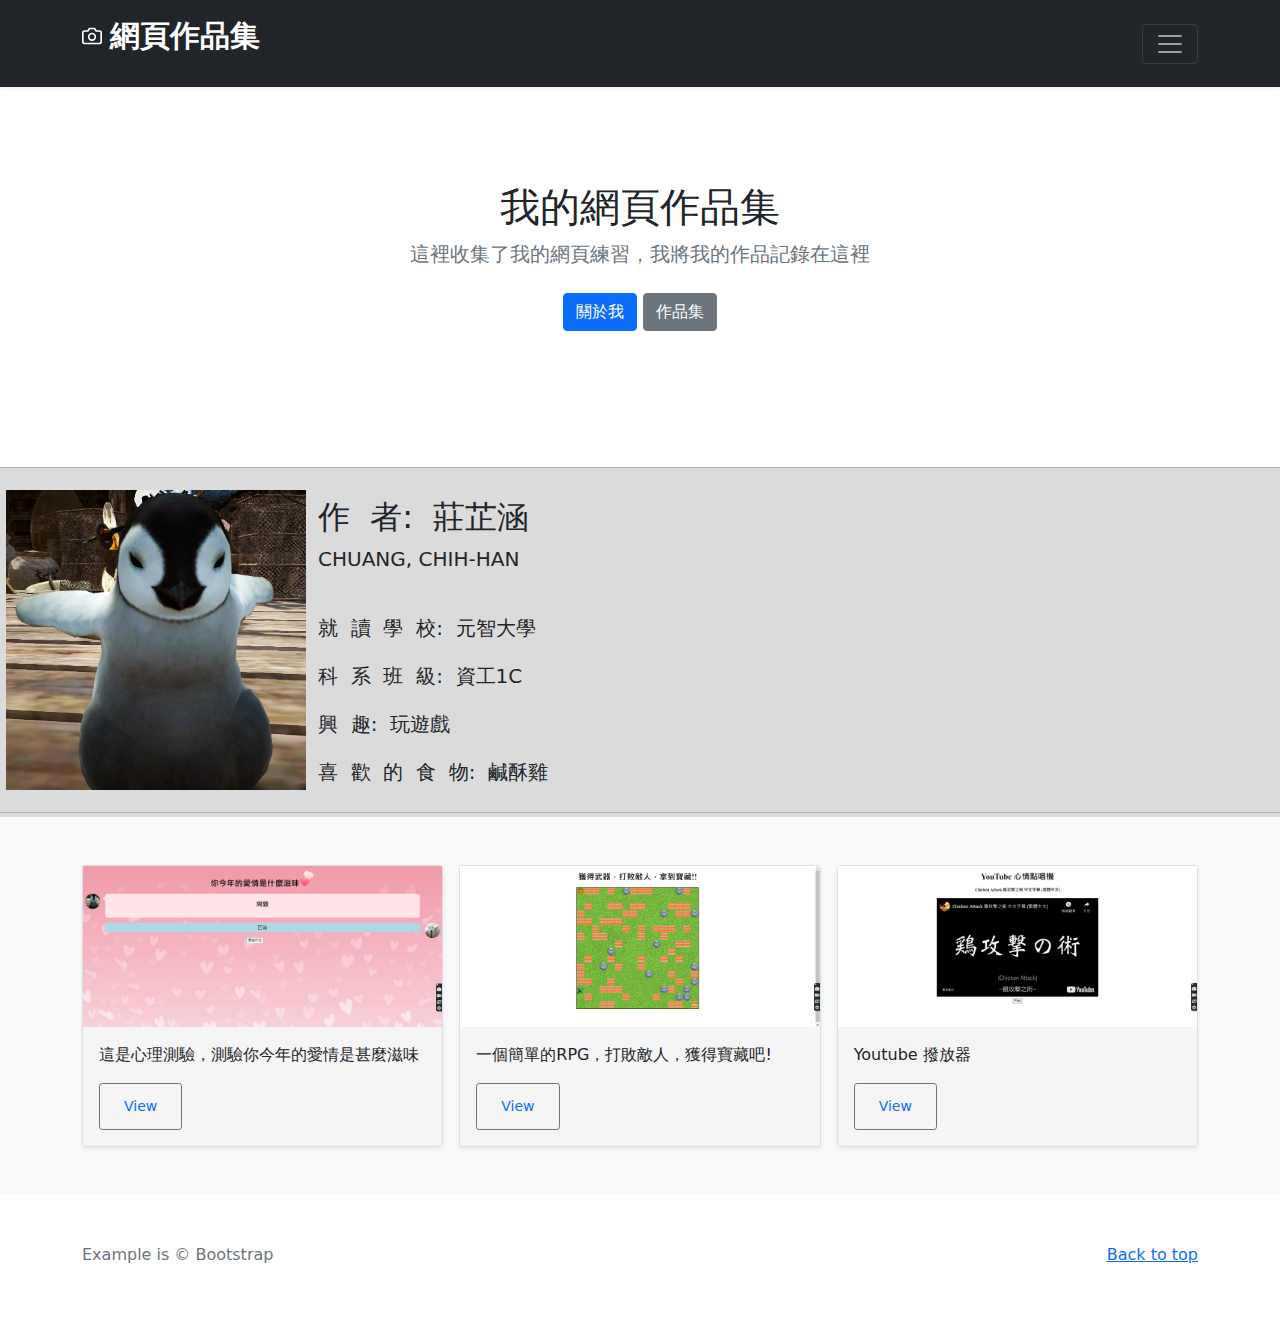
<file: index.html>
<!doctype html>
<html lang="en">
  <head>
    <meta charset="utf-8">
    <meta name="viewport" content="width=device-width, initial-scale=1">
    <meta name="description" content="">
    <meta name="author" content="Mark Otto, Jacob Thornton, and Bootstrap contributors">
    <meta name="generator" content="Hugo 0.84.0">
    <title>Album example · Bootstrap v5.0</title>

    <link rel="canonical" href="https://getbootstrap.com/docs/5.0/examples/album/">

    

    <!-- Bootstrap core CSS -->
<link href="assets/dist/css/bootstrap.min.css" rel="stylesheet">
<link href="style.css" rel="stylesheet">

    <style>
      .bd-placeholder-img {
        font-size: 1.125rem;
        text-anchor: middle;
        -webkit-user-select: none;
        -moz-user-select: none;
        user-select: none;
      }

      @media (min-width: 768px) {
        .bd-placeholder-img-lg {
          font-size: 3.5rem;
        }
      }
    </style>

    
  </head>
  <body>
    
<header>
  <div class="collapse bg-dark" id="navbarHeader">
    <div class="container">
      <div class="row">
        <!--<div class="col-sm-8 col-md-7 py-4">
          <h4 class="text-white">About</h4>
          <p class="text-muted">Add some information about the album below, the author, or any other background context. Make it a few sentences long so folks can pick up some informative tidbits. Then, link them off to some social networking sites or contact information.</p>
        </div>-->
        <div class=""><!--col-sm-4 offset-md-1 py-4-->
          <h4 class="text-white">Contact</h4>
          
          <div class="Contact-styled">
            <a href="https://www.facebook.com/profile.php?id=100002817496535" class="text-white">Like on Facebook</a>
          </div>
          <div class="Contact-styled">
            <a href="mailto:yvo.0802@gmail.c0m" class="text-white">Email me</a>
          </div>
        </div>
      </div>
    </div>
  </div>
  <div class="navbar navbar-dark bg-dark shadow-sm">
    <div class="container">
      <p class="navbar-brand d-flex align-items-center" style="font-size: 30px;">
        <svg xmlns="http://www.w3.org/2000/svg" width="20" height="20" fill="none" stroke="currentColor" stroke-linecap="round" stroke-linejoin="round" stroke-width="2" aria-hidden="true" class="me-2" viewBox="0 0 24 24"><path d="M23 19a2 2 0 0 1-2 2H3a2 2 0 0 1-2-2V8a2 2 0 0 1 2-2h4l2-3h6l2 3h4a2 2 0 0 1 2 2z"/><circle cx="12" cy="13" r="4"/></svg>
        <strong>網頁作品集</strong>
      </p>
      <button class="navbar-toggler" type="button" data-bs-toggle="collapse" data-bs-target="#navbarHeader" aria-controls="navbarHeader" aria-expanded="false" aria-label="Toggle navigation">
        <span class="navbar-toggler-icon"></span>
      </button>
    </div>
  </div>
</header>

<main>

  <section class="py-5 text-center container">
    <div class="row py-lg-5">
      <div class="col-lg-6 col-md-8 mx-auto">
        <h1 class="fw-light">我的網頁作品集</h1>
        <p class="lead text-muted">這裡收集了我的網頁練習，我將我的作品記錄在這裡</p>
        <p>
          <a href="#introduce" class="btn btn-primary my-2">關於我</a>
          <a href="#album" class="btn btn-secondary my-2">作品集</a>
        </p>
      </div>
    </div>
  </section>

  <div id="introduce" class="content_style" >
    <hr>
    <table style="font-size:20px;" cellpadding="6"  width="100%">
			<tr ><td rowspan="5" width="300"><img src="img/123.jpg" width="300" height="300"></td> <td><div style="front-size:50;float: left;"><h2>作 &nbsp者: &nbsp莊芷涵</h2><p>CHUANG, CHIH-HAN</p><div></td></tr>
      <tr><td>就 &nbsp讀 &nbsp學 &nbsp校: &nbsp元智大學</td></tr>
      <tr><td>科 &nbsp系 &nbsp班 &nbsp級: &nbsp資工1C</td></tr>
			<tr><td>興 &nbsp趣: &nbsp玩遊戲</td></tr>
			<tr><td>喜 &nbsp歡 &nbsp的 &nbsp食 &nbsp物: &nbsp鹹酥雞</td></tr>
			</table>
    <hr>
  </div>
  <div id="album" class="album py-5 bg-light">
    <div class="container">

      <div class="row row-cols-1 row-cols-sm-2 row-cols-md-3 g-3">
        <div class="col">
          <div class="card shadow-sm">
            <!--<svg class="bd-placeholder-img card-img-top" width="100%" height="225" xmlns="http://www.w3.org/2000/svg" role="img" aria-label="Placeholder: Thumbnail" preserveAspectRatio="xMidYMid slice" focusable="false"><title>Placeholder</title><rect width="100%" height="100%" fill="#55595c"/><text x="50%" y="50%" fill="#eceeef" dy=".3em">Thumbnail</text></svg>-->
            <img src="img/mind_quiz.png" >
            <div class="card-body" style="background-color: rgb(245, 245, 245);">
              <p class="card-text">這是心理測驗，測驗你今年的愛情是甚麼滋味</p>
              <div class="d-flex justify-content-between align-items-center">
                <div class="btn-group">
                  <button type="button" class="btn btn-sm btn-outline-secondary"><a class="nav-link" href="mind_quiz.html">View</a></button>
                  <!--<button type="button" class="btn btn-sm btn-outline-secondary">Edit</button>>-->
                </div>
                <!--<small class="text-muted">9 mins</small>-->
              </div>
            </div>
          </div>
        </div>

        <div class="col">
          <div class="card shadow-sm">
            <img src="img/RPG.png">
            <div class="card-body" style="background-color: rgb(245, 245, 245);">
              <p class="card-text">一個簡單的RPG，打敗敵人，獲得寶藏吧!</p>
              <div class="d-flex justify-content-between align-items-center">
                <div class="btn-group">
                  <button type="button" class="btn btn-sm btn-outline-secondary"><a class="nav-link" href="RPG.html">View</a></button>
                </div>
                
              </div>
            </div>
          </div>
        </div>

        <div class="col">
          <div class="card shadow-sm">
            <img src="img/ytplayer.png">
            <div class="card-body" style="background-color: rgb(245, 245, 245);">
              <p class="card-text">Youtube 撥放器</p>
              <div class="d-flex justify-content-between align-items-center">
                <div class="btn-group">
                  <button type="button" class="btn btn-sm btn-outline-secondary"><a class="nav-link" href="ytplayer.html">View</a></button>
                </div>
                
              </div>
            </div>
          </div>
        </div>
      </div>
    </div>
  </div>

</main>

<footer class="text-muted py-5">
  <div class="container">
    <p class="float-end mb-1">
      <a href="#">Back to top</a>
    </p>
    <p class="mb-1">Example is &copy; Bootstrap</p>
  </div>
</footer>


    <script src="assets/dist/js/bootstrap.bundle.min.js"></script>

      
  </body>
</html>
</file>
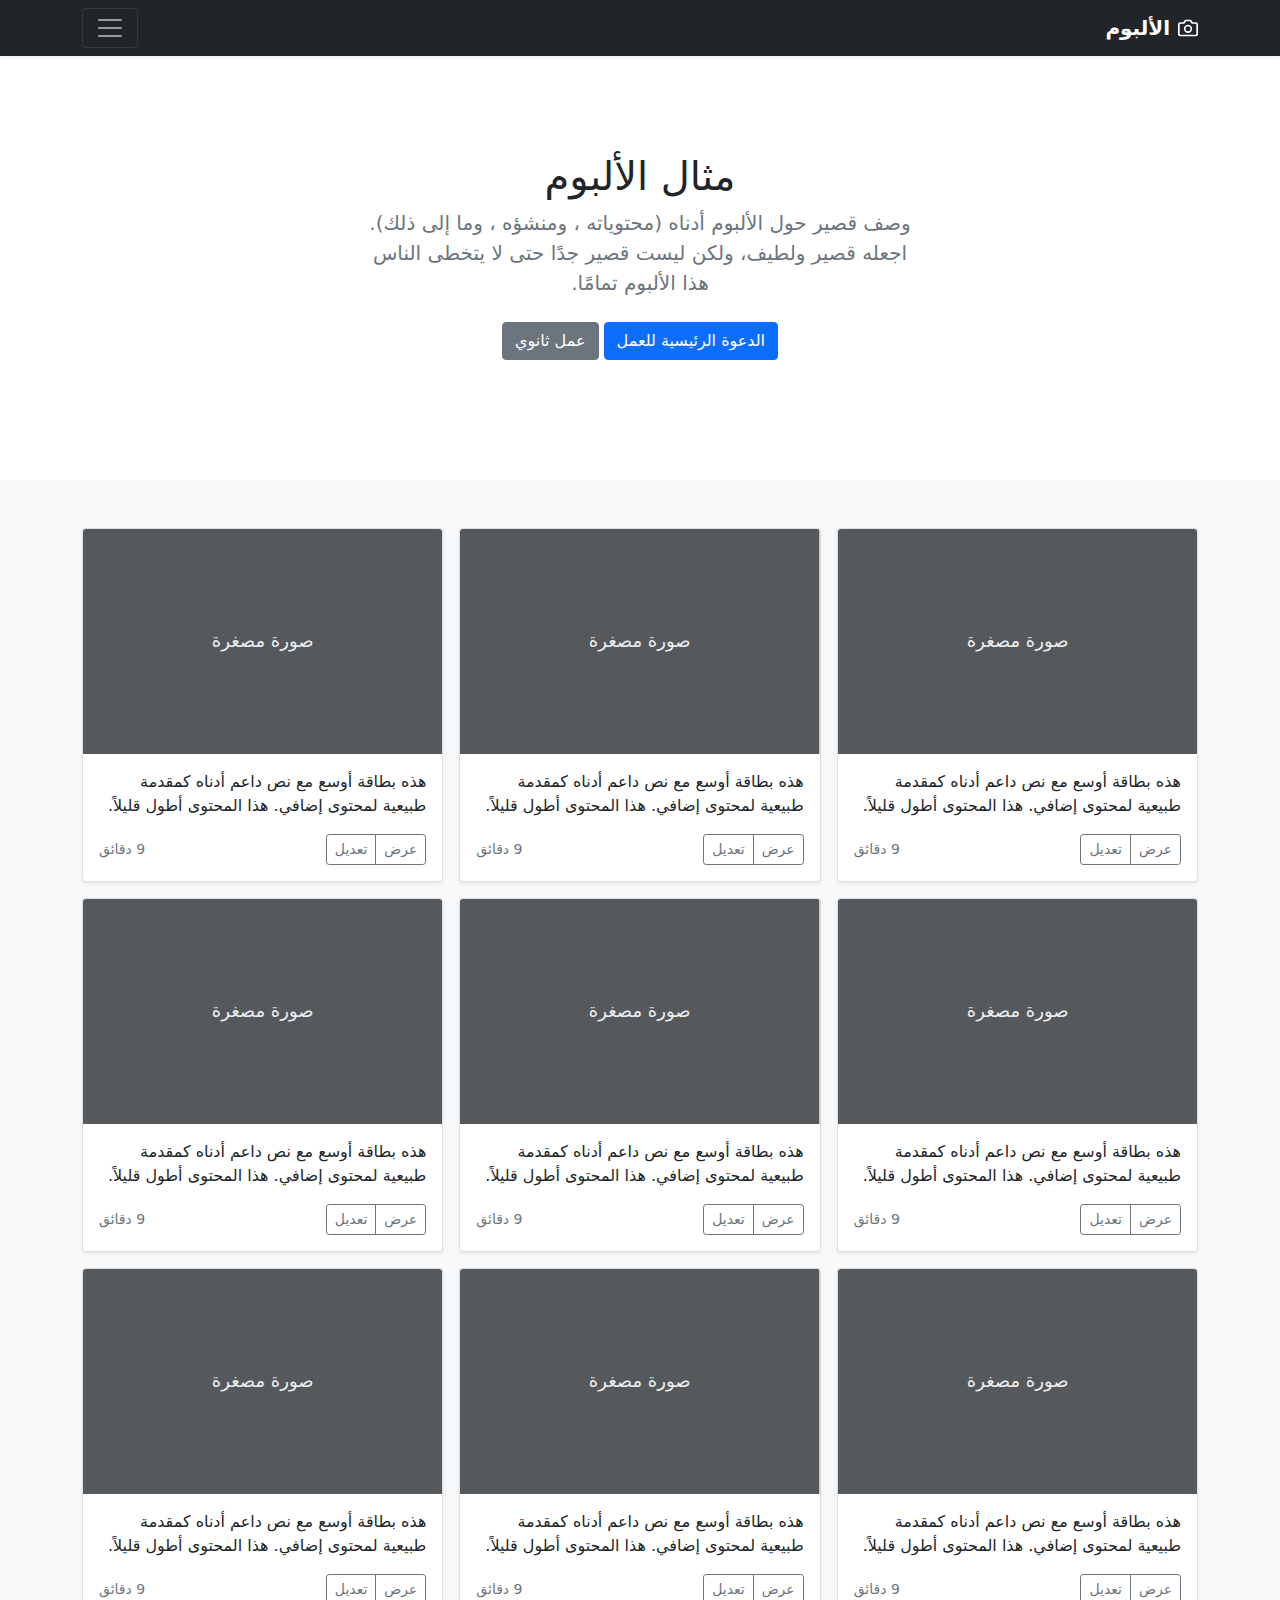
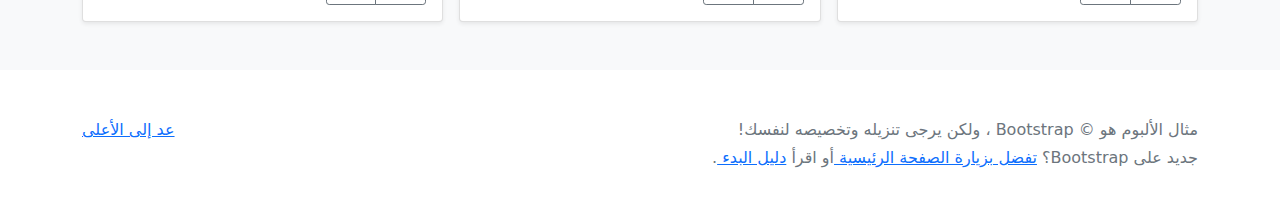
<file: bootstrap-5.0.2-examples/album-rtl/index.html>
<!doctype html>
<html lang="ar" dir="rtl">
  <head>
    <meta charset="utf-8">
    <meta name="viewport" content="width=device-width, initial-scale=1">
    <meta name="description" content="">
    <meta name="author" content="Mark Otto, Jacob Thornton, and Bootstrap contributors">
    <meta name="generator" content="Hugo 0.84.0">
    <title>مثال الألبوم · Bootstrap v5.0</title>

    <link rel="canonical" href="https://getbootstrap.com/docs/5.0/examples/album-rtl/">

    

    <!-- Bootstrap core CSS -->
<link href="../assets/dist/css/bootstrap.rtl.min.css" rel="stylesheet">

    <style>
      .bd-placeholder-img {
        font-size: 1.125rem;
        text-anchor: middle;
        -webkit-user-select: none;
        -moz-user-select: none;
        user-select: none;
      }

      @media (min-width: 768px) {
        .bd-placeholder-img-lg {
          font-size: 3.5rem;
        }
      }
    </style>

    
  </head>
  <body>
    
<header>
  <div class="collapse bg-dark" id="navbarHeader">
    <div class="container">
      <div class="row">
        <div class="col-sm-8 col-md-7 py-4">
          <h4 class="text-white">حول</h4>
          <p class="text-muted">أضف بعض المعلومات حول الألبوم، المؤلف، أو أي سياق خلفية آخر. اجعلها بضع جمل حتى يتمكن الزوار من التقاط بعض التلميحات المفيدة. ثم اربطها ببعض مواقع التواصل الاجتماعي أو معلومات الاتصال.</p>
        </div>
        <div class="col-sm-4 offset-md-1 py-4">
          <h4 class="text-white">تواصل معي</h4>
          <ul class="list-unstyled">
            <li><a href="#" class="text-white">تابعني على تويتر</a></li>
            <li><a href="#" class="text-white">شاركني الإعجاب في فيسبوك</a></li>
            <li><a href="#" class="text-white">راسلني على البريد الإلكتروني</a></li>
          </ul>
        </div>
      </div>
    </div>
  </div>
  <div class="navbar navbar-dark bg-dark shadow-sm">
    <div class="container">
      <a href="#" class="navbar-brand d-flex align-items-center">
        <svg xmlns="http://www.w3.org/2000/svg" width="20" height="20" fill="none" stroke="currentColor" stroke-linecap="round" stroke-linejoin="round" stroke-width="2" aria-hidden="true" class="me-2" viewBox="0 0 24 24"><path d="M23 19a2 2 0 0 1-2 2H3a2 2 0 0 1-2-2V8a2 2 0 0 1 2-2h4l2-3h6l2 3h4a2 2 0 0 1 2 2z"/><circle cx="12" cy="13" r="4"/></svg>
        <strong>الألبوم</strong>
      </a>
      <button class="navbar-toggler" type="button" data-bs-toggle="collapse" data-bs-target="#navbarHeader" aria-controls="navbarHeader" aria-expanded="false" aria-label="تبديل التنقل">
        <span class="navbar-toggler-icon"></span>
      </button>
    </div>
  </div>
</header>

<main>

  <section class="py-5 text-center container">
    <div class="row py-lg-5">
      <div class="col-lg-6 col-md-8 mx-auto">
        <h1 class="fw-light">مثال الألبوم</h1>
        <p class="lead text-muted">وصف قصير حول الألبوم أدناه (محتوياته ، ومنشؤه ، وما إلى ذلك). اجعله قصير ولطيف، ولكن ليست قصير جدًا حتى لا يتخطى الناس هذا الألبوم تمامًا.</p>
        <p>
          <a href="#" class="btn btn-primary my-2">الدعوة الرئيسية للعمل</a>
          <a href="#" class="btn btn-secondary my-2">عمل ثانوي</a>
        </p>
      </div>
    </div>
  </section>

  <div class="album py-5 bg-light">
    <div class="container">

      <div class="row row-cols-1 row-cols-sm-2 row-cols-md-3 g-3">
        <div class="col">
          <div class="card shadow-sm">
            <svg class="bd-placeholder-img card-img-top" width="100%" height="225" xmlns="http://www.w3.org/2000/svg" role="img" aria-label="Placeholder: صورة مصغرة" preserveAspectRatio="xMidYMid slice" focusable="false"><title>Placeholder</title><rect width="100%" height="100%" fill="#55595c"/><text x="50%" y="50%" fill="#eceeef" dy=".3em">صورة مصغرة</text></svg>

            <div class="card-body">
              <p class="card-text">هذه بطاقة أوسع مع نص داعم أدناه كمقدمة طبيعية لمحتوى إضافي. هذا المحتوى أطول قليلاً.</p>
              <div class="d-flex justify-content-between align-items-center">
                <div class="btn-group">
                  <button type="button" class="btn btn-sm btn-outline-secondary">عرض</button>
                  <button type="button" class="btn btn-sm btn-outline-secondary">تعديل</button>
                </div>
                <small class="text-muted">9 دقائق</small>
              </div>
            </div>
          </div>
        </div>
        <div class="col">
          <div class="card shadow-sm">
            <svg class="bd-placeholder-img card-img-top" width="100%" height="225" xmlns="http://www.w3.org/2000/svg" role="img" aria-label="Placeholder: صورة مصغرة" preserveAspectRatio="xMidYMid slice" focusable="false"><title>Placeholder</title><rect width="100%" height="100%" fill="#55595c"/><text x="50%" y="50%" fill="#eceeef" dy=".3em">صورة مصغرة</text></svg>

            <div class="card-body">
              <p class="card-text">هذه بطاقة أوسع مع نص داعم أدناه كمقدمة طبيعية لمحتوى إضافي. هذا المحتوى أطول قليلاً.</p>
              <div class="d-flex justify-content-between align-items-center">
                <div class="btn-group">
                  <button type="button" class="btn btn-sm btn-outline-secondary">عرض</button>
                  <button type="button" class="btn btn-sm btn-outline-secondary">تعديل</button>
                </div>
                <small class="text-muted">9 دقائق</small>
              </div>
            </div>
          </div>
        </div>
        <div class="col">
          <div class="card shadow-sm">
            <svg class="bd-placeholder-img card-img-top" width="100%" height="225" xmlns="http://www.w3.org/2000/svg" role="img" aria-label="Placeholder: صورة مصغرة" preserveAspectRatio="xMidYMid slice" focusable="false"><title>Placeholder</title><rect width="100%" height="100%" fill="#55595c"/><text x="50%" y="50%" fill="#eceeef" dy=".3em">صورة مصغرة</text></svg>

            <div class="card-body">
              <p class="card-text">هذه بطاقة أوسع مع نص داعم أدناه كمقدمة طبيعية لمحتوى إضافي. هذا المحتوى أطول قليلاً.</p>
              <div class="d-flex justify-content-between align-items-center">
                <div class="btn-group">
                  <button type="button" class="btn btn-sm btn-outline-secondary">عرض</button>
                  <button type="button" class="btn btn-sm btn-outline-secondary">تعديل</button>
                </div>
                <small class="text-muted">9 دقائق</small>
              </div>
            </div>
          </div>
        </div>

        <div class="col">
          <div class="card shadow-sm">
            <svg class="bd-placeholder-img card-img-top" width="100%" height="225" xmlns="http://www.w3.org/2000/svg" role="img" aria-label="Placeholder: صورة مصغرة" preserveAspectRatio="xMidYMid slice" focusable="false"><title>Placeholder</title><rect width="100%" height="100%" fill="#55595c"/><text x="50%" y="50%" fill="#eceeef" dy=".3em">صورة مصغرة</text></svg>

            <div class="card-body">
              <p class="card-text">هذه بطاقة أوسع مع نص داعم أدناه كمقدمة طبيعية لمحتوى إضافي. هذا المحتوى أطول قليلاً.</p>
              <div class="d-flex justify-content-between align-items-center">
                <div class="btn-group">
                  <button type="button" class="btn btn-sm btn-outline-secondary">عرض</button>
                  <button type="button" class="btn btn-sm btn-outline-secondary">تعديل</button>
                </div>
                <small class="text-muted">9 دقائق</small>
              </div>
            </div>
          </div>
        </div>
        <div class="col">
          <div class="card shadow-sm">
            <svg class="bd-placeholder-img card-img-top" width="100%" height="225" xmlns="http://www.w3.org/2000/svg" role="img" aria-label="Placeholder: صورة مصغرة" preserveAspectRatio="xMidYMid slice" focusable="false"><title>Placeholder</title><rect width="100%" height="100%" fill="#55595c"/><text x="50%" y="50%" fill="#eceeef" dy=".3em">صورة مصغرة</text></svg>

            <div class="card-body">
              <p class="card-text">هذه بطاقة أوسع مع نص داعم أدناه كمقدمة طبيعية لمحتوى إضافي. هذا المحتوى أطول قليلاً.</p>
              <div class="d-flex justify-content-between align-items-center">
                <div class="btn-group">
                  <button type="button" class="btn btn-sm btn-outline-secondary">عرض</button>
                  <button type="button" class="btn btn-sm btn-outline-secondary">تعديل</button>
                </div>
                <small class="text-muted">9 دقائق</small>
              </div>
            </div>
          </div>
        </div>
        <div class="col">
          <div class="card shadow-sm">
            <svg class="bd-placeholder-img card-img-top" width="100%" height="225" xmlns="http://www.w3.org/2000/svg" role="img" aria-label="Placeholder: صورة مصغرة" preserveAspectRatio="xMidYMid slice" focusable="false"><title>Placeholder</title><rect width="100%" height="100%" fill="#55595c"/><text x="50%" y="50%" fill="#eceeef" dy=".3em">صورة مصغرة</text></svg>

            <div class="card-body">
              <p class="card-text">هذه بطاقة أوسع مع نص داعم أدناه كمقدمة طبيعية لمحتوى إضافي. هذا المحتوى أطول قليلاً.</p>
              <div class="d-flex justify-content-between align-items-center">
                <div class="btn-group">
                  <button type="button" class="btn btn-sm btn-outline-secondary">عرض</button>
                  <button type="button" class="btn btn-sm btn-outline-secondary">تعديل</button>
                </div>
                <small class="text-muted">9 دقائق</small>
              </div>
            </div>
          </div>
        </div>

        <div class="col">
          <div class="card shadow-sm">
            <svg class="bd-placeholder-img card-img-top" width="100%" height="225" xmlns="http://www.w3.org/2000/svg" role="img" aria-label="Placeholder: صورة مصغرة" preserveAspectRatio="xMidYMid slice" focusable="false"><title>Placeholder</title><rect width="100%" height="100%" fill="#55595c"/><text x="50%" y="50%" fill="#eceeef" dy=".3em">صورة مصغرة</text></svg>

            <div class="card-body">
              <p class="card-text">هذه بطاقة أوسع مع نص داعم أدناه كمقدمة طبيعية لمحتوى إضافي. هذا المحتوى أطول قليلاً.</p>
              <div class="d-flex justify-content-between align-items-center">
                <div class="btn-group">
                  <button type="button" class="btn btn-sm btn-outline-secondary">عرض</button>
                  <button type="button" class="btn btn-sm btn-outline-secondary">تعديل</button>
                </div>
                <small class="text-muted">9 دقائق</small>
              </div>
            </div>
          </div>
        </div>
        <div class="col">
          <div class="card shadow-sm">
            <svg class="bd-placeholder-img card-img-top" width="100%" height="225" xmlns="http://www.w3.org/2000/svg" role="img" aria-label="Placeholder: صورة مصغرة" preserveAspectRatio="xMidYMid slice" focusable="false"><title>Placeholder</title><rect width="100%" height="100%" fill="#55595c"/><text x="50%" y="50%" fill="#eceeef" dy=".3em">صورة مصغرة</text></svg>

            <div class="card-body">
              <p class="card-text">هذه بطاقة أوسع مع نص داعم أدناه كمقدمة طبيعية لمحتوى إضافي. هذا المحتوى أطول قليلاً.</p>
              <div class="d-flex justify-content-between align-items-center">
                <div class="btn-group">
                  <button type="button" class="btn btn-sm btn-outline-secondary">عرض</button>
                  <button type="button" class="btn btn-sm btn-outline-secondary">تعديل</button>
                </div>
                <small class="text-muted">9 دقائق</small>
              </div>
            </div>
          </div>
        </div>
        <div class="col">
          <div class="card shadow-sm">
            <svg class="bd-placeholder-img card-img-top" width="100%" height="225" xmlns="http://www.w3.org/2000/svg" role="img" aria-label="Placeholder: صورة مصغرة" preserveAspectRatio="xMidYMid slice" focusable="false"><title>Placeholder</title><rect width="100%" height="100%" fill="#55595c"/><text x="50%" y="50%" fill="#eceeef" dy=".3em">صورة مصغرة</text></svg>

            <div class="card-body">
              <p class="card-text">هذه بطاقة أوسع مع نص داعم أدناه كمقدمة طبيعية لمحتوى إضافي. هذا المحتوى أطول قليلاً.</p>
              <div class="d-flex justify-content-between align-items-center">
                <div class="btn-group">
                  <button type="button" class="btn btn-sm btn-outline-secondary">عرض</button>
                  <button type="button" class="btn btn-sm btn-outline-secondary">تعديل</button>
                </div>
                <small class="text-muted">9 دقائق</small>
              </div>
            </div>
          </div>
        </div>
      </div>
    </div>
  </div>

</main>

<footer class="text-muted py-5">
  <div class="container">
    <p class="float-end mb-1">
      <a href="#">عد إلى الأعلى</a>
    </p>
    <p class="mb-1">مثال الألبوم هو © Bootstrap ، ولكن يرجى تنزيله وتخصيصه لنفسك!</p>
    <p class="mb-0">جديد على Bootstrap؟ <a href="/"> تفضل بزيارة الصفحة الرئيسية </a> أو اقرأ <a href="../getting-started/introduction/ "> دليل البدء </a>.</p>
  </div>
</footer>


    <script src="../assets/dist/js/bootstrap.bundle.min.js"></script>

      
  </body>
</html>
</file>
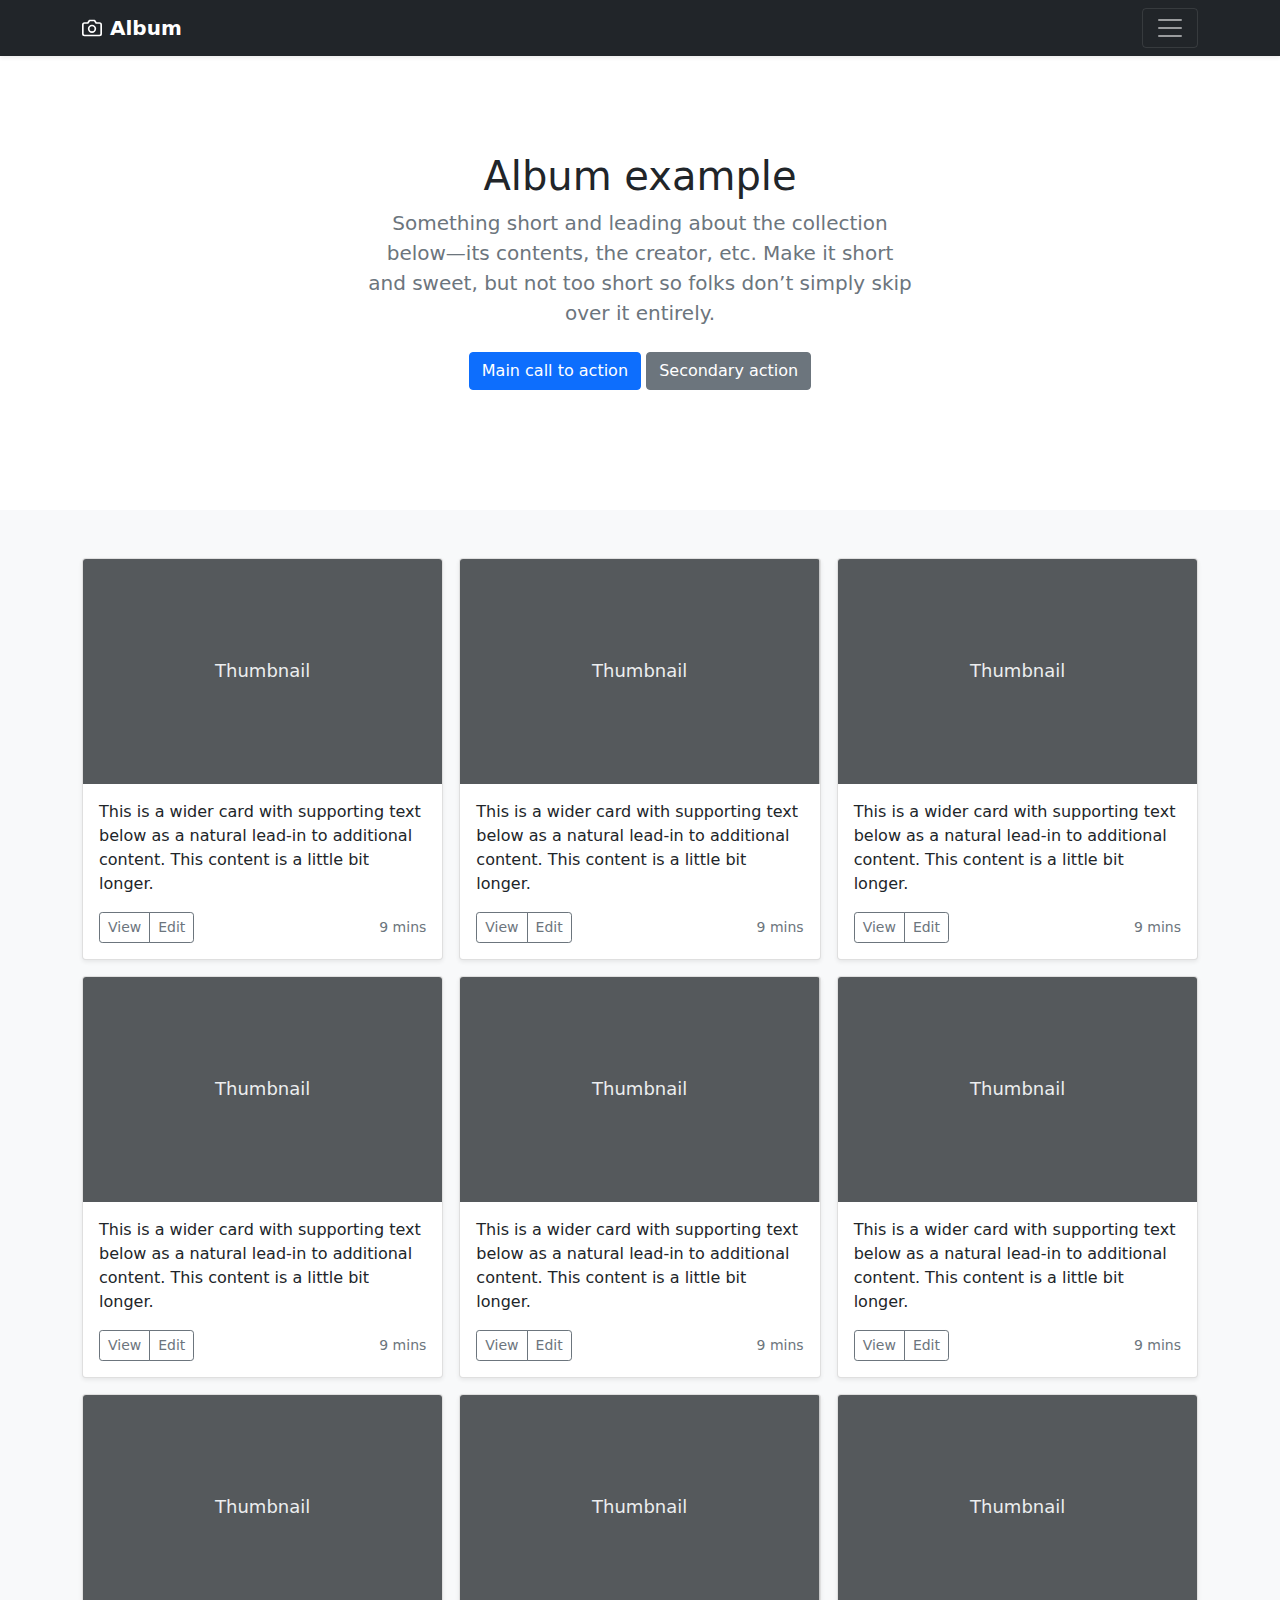
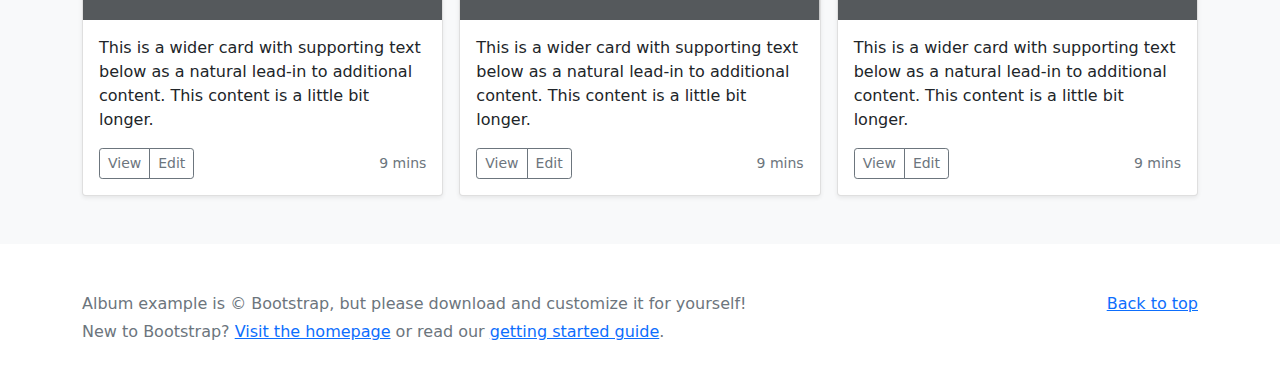
<file: bootstrap-5.0.2-examples/album/index.html>
<!doctype html>
<html lang="en">
  <head>
    <meta charset="utf-8">
    <meta name="viewport" content="width=device-width, initial-scale=1">
    <meta name="description" content="">
    <meta name="author" content="Mark Otto, Jacob Thornton, and Bootstrap contributors">
    <meta name="generator" content="Hugo 0.84.0">
    <title>Album example · Bootstrap v5.0</title>

    <link rel="canonical" href="https://getbootstrap.com/docs/5.0/examples/album/">

    

    <!-- Bootstrap core CSS -->
<link href="../assets/dist/css/bootstrap.min.css" rel="stylesheet">

    <style>
      .bd-placeholder-img {
        font-size: 1.125rem;
        text-anchor: middle;
        -webkit-user-select: none;
        -moz-user-select: none;
        user-select: none;
      }

      @media (min-width: 768px) {
        .bd-placeholder-img-lg {
          font-size: 3.5rem;
        }
      }
    </style>

    
  </head>
  <body>
    
<header>
  <div class="collapse bg-dark" id="navbarHeader">
    <div class="container">
      <div class="row">
        <div class="col-sm-8 col-md-7 py-4">
          <h4 class="text-white">About</h4>
          <p class="text-muted">Add some information about the album below, the author, or any other background context. Make it a few sentences long so folks can pick up some informative tidbits. Then, link them off to some social networking sites or contact information.</p>
        </div>
        <div class="col-sm-4 offset-md-1 py-4">
          <h4 class="text-white">Contact</h4>
          <ul class="list-unstyled">
            <li><a href="#" class="text-white">Follow on Twitter</a></li>
            <li><a href="#" class="text-white">Like on Facebook</a></li>
            <li><a href="#" class="text-white">Email me</a></li>
          </ul>
        </div>
      </div>
    </div>
  </div>
  <div class="navbar navbar-dark bg-dark shadow-sm">
    <div class="container">
      <a href="#" class="navbar-brand d-flex align-items-center">
        <svg xmlns="http://www.w3.org/2000/svg" width="20" height="20" fill="none" stroke="currentColor" stroke-linecap="round" stroke-linejoin="round" stroke-width="2" aria-hidden="true" class="me-2" viewBox="0 0 24 24"><path d="M23 19a2 2 0 0 1-2 2H3a2 2 0 0 1-2-2V8a2 2 0 0 1 2-2h4l2-3h6l2 3h4a2 2 0 0 1 2 2z"/><circle cx="12" cy="13" r="4"/></svg>
        <strong>Album</strong>
      </a>
      <button class="navbar-toggler" type="button" data-bs-toggle="collapse" data-bs-target="#navbarHeader" aria-controls="navbarHeader" aria-expanded="false" aria-label="Toggle navigation">
        <span class="navbar-toggler-icon"></span>
      </button>
    </div>
  </div>
</header>

<main>

  <section class="py-5 text-center container">
    <div class="row py-lg-5">
      <div class="col-lg-6 col-md-8 mx-auto">
        <h1 class="fw-light">Album example</h1>
        <p class="lead text-muted">Something short and leading about the collection below—its contents, the creator, etc. Make it short and sweet, but not too short so folks don’t simply skip over it entirely.</p>
        <p>
          <a href="#" class="btn btn-primary my-2">Main call to action</a>
          <a href="#" class="btn btn-secondary my-2">Secondary action</a>
        </p>
      </div>
    </div>
  </section>

  <div class="album py-5 bg-light">
    <div class="container">

      <div class="row row-cols-1 row-cols-sm-2 row-cols-md-3 g-3">
        <div class="col">
          <div class="card shadow-sm">
            <svg class="bd-placeholder-img card-img-top" width="100%" height="225" xmlns="http://www.w3.org/2000/svg" role="img" aria-label="Placeholder: Thumbnail" preserveAspectRatio="xMidYMid slice" focusable="false"><title>Placeholder</title><rect width="100%" height="100%" fill="#55595c"/><text x="50%" y="50%" fill="#eceeef" dy=".3em">Thumbnail</text></svg>

            <div class="card-body">
              <p class="card-text">This is a wider card with supporting text below as a natural lead-in to additional content. This content is a little bit longer.</p>
              <div class="d-flex justify-content-between align-items-center">
                <div class="btn-group">
                  <button type="button" class="btn btn-sm btn-outline-secondary">View</button>
                  <button type="button" class="btn btn-sm btn-outline-secondary">Edit</button>
                </div>
                <small class="text-muted">9 mins</small>
              </div>
            </div>
          </div>
        </div>
        <div class="col">
          <div class="card shadow-sm">
            <svg class="bd-placeholder-img card-img-top" width="100%" height="225" xmlns="http://www.w3.org/2000/svg" role="img" aria-label="Placeholder: Thumbnail" preserveAspectRatio="xMidYMid slice" focusable="false"><title>Placeholder</title><rect width="100%" height="100%" fill="#55595c"/><text x="50%" y="50%" fill="#eceeef" dy=".3em">Thumbnail</text></svg>

            <div class="card-body">
              <p class="card-text">This is a wider card with supporting text below as a natural lead-in to additional content. This content is a little bit longer.</p>
              <div class="d-flex justify-content-between align-items-center">
                <div class="btn-group">
                  <button type="button" class="btn btn-sm btn-outline-secondary">View</button>
                  <button type="button" class="btn btn-sm btn-outline-secondary">Edit</button>
                </div>
                <small class="text-muted">9 mins</small>
              </div>
            </div>
          </div>
        </div>
        <div class="col">
          <div class="card shadow-sm">
            <svg class="bd-placeholder-img card-img-top" width="100%" height="225" xmlns="http://www.w3.org/2000/svg" role="img" aria-label="Placeholder: Thumbnail" preserveAspectRatio="xMidYMid slice" focusable="false"><title>Placeholder</title><rect width="100%" height="100%" fill="#55595c"/><text x="50%" y="50%" fill="#eceeef" dy=".3em">Thumbnail</text></svg>

            <div class="card-body">
              <p class="card-text">This is a wider card with supporting text below as a natural lead-in to additional content. This content is a little bit longer.</p>
              <div class="d-flex justify-content-between align-items-center">
                <div class="btn-group">
                  <button type="button" class="btn btn-sm btn-outline-secondary">View</button>
                  <button type="button" class="btn btn-sm btn-outline-secondary">Edit</button>
                </div>
                <small class="text-muted">9 mins</small>
              </div>
            </div>
          </div>
        </div>

        <div class="col">
          <div class="card shadow-sm">
            <svg class="bd-placeholder-img card-img-top" width="100%" height="225" xmlns="http://www.w3.org/2000/svg" role="img" aria-label="Placeholder: Thumbnail" preserveAspectRatio="xMidYMid slice" focusable="false"><title>Placeholder</title><rect width="100%" height="100%" fill="#55595c"/><text x="50%" y="50%" fill="#eceeef" dy=".3em">Thumbnail</text></svg>

            <div class="card-body">
              <p class="card-text">This is a wider card with supporting text below as a natural lead-in to additional content. This content is a little bit longer.</p>
              <div class="d-flex justify-content-between align-items-center">
                <div class="btn-group">
                  <button type="button" class="btn btn-sm btn-outline-secondary">View</button>
                  <button type="button" class="btn btn-sm btn-outline-secondary">Edit</button>
                </div>
                <small class="text-muted">9 mins</small>
              </div>
            </div>
          </div>
        </div>
        <div class="col">
          <div class="card shadow-sm">
            <svg class="bd-placeholder-img card-img-top" width="100%" height="225" xmlns="http://www.w3.org/2000/svg" role="img" aria-label="Placeholder: Thumbnail" preserveAspectRatio="xMidYMid slice" focusable="false"><title>Placeholder</title><rect width="100%" height="100%" fill="#55595c"/><text x="50%" y="50%" fill="#eceeef" dy=".3em">Thumbnail</text></svg>

            <div class="card-body">
              <p class="card-text">This is a wider card with supporting text below as a natural lead-in to additional content. This content is a little bit longer.</p>
              <div class="d-flex justify-content-between align-items-center">
                <div class="btn-group">
                  <button type="button" class="btn btn-sm btn-outline-secondary">View</button>
                  <button type="button" class="btn btn-sm btn-outline-secondary">Edit</button>
                </div>
                <small class="text-muted">9 mins</small>
              </div>
            </div>
          </div>
        </div>
        <div class="col">
          <div class="card shadow-sm">
            <svg class="bd-placeholder-img card-img-top" width="100%" height="225" xmlns="http://www.w3.org/2000/svg" role="img" aria-label="Placeholder: Thumbnail" preserveAspectRatio="xMidYMid slice" focusable="false"><title>Placeholder</title><rect width="100%" height="100%" fill="#55595c"/><text x="50%" y="50%" fill="#eceeef" dy=".3em">Thumbnail</text></svg>

            <div class="card-body">
              <p class="card-text">This is a wider card with supporting text below as a natural lead-in to additional content. This content is a little bit longer.</p>
              <div class="d-flex justify-content-between align-items-center">
                <div class="btn-group">
                  <button type="button" class="btn btn-sm btn-outline-secondary">View</button>
                  <button type="button" class="btn btn-sm btn-outline-secondary">Edit</button>
                </div>
                <small class="text-muted">9 mins</small>
              </div>
            </div>
          </div>
        </div>

        <div class="col">
          <div class="card shadow-sm">
            <svg class="bd-placeholder-img card-img-top" width="100%" height="225" xmlns="http://www.w3.org/2000/svg" role="img" aria-label="Placeholder: Thumbnail" preserveAspectRatio="xMidYMid slice" focusable="false"><title>Placeholder</title><rect width="100%" height="100%" fill="#55595c"/><text x="50%" y="50%" fill="#eceeef" dy=".3em">Thumbnail</text></svg>

            <div class="card-body">
              <p class="card-text">This is a wider card with supporting text below as a natural lead-in to additional content. This content is a little bit longer.</p>
              <div class="d-flex justify-content-between align-items-center">
                <div class="btn-group">
                  <button type="button" class="btn btn-sm btn-outline-secondary">View</button>
                  <button type="button" class="btn btn-sm btn-outline-secondary">Edit</button>
                </div>
                <small class="text-muted">9 mins</small>
              </div>
            </div>
          </div>
        </div>
        <div class="col">
          <div class="card shadow-sm">
            <svg class="bd-placeholder-img card-img-top" width="100%" height="225" xmlns="http://www.w3.org/2000/svg" role="img" aria-label="Placeholder: Thumbnail" preserveAspectRatio="xMidYMid slice" focusable="false"><title>Placeholder</title><rect width="100%" height="100%" fill="#55595c"/><text x="50%" y="50%" fill="#eceeef" dy=".3em">Thumbnail</text></svg>

            <div class="card-body">
              <p class="card-text">This is a wider card with supporting text below as a natural lead-in to additional content. This content is a little bit longer.</p>
              <div class="d-flex justify-content-between align-items-center">
                <div class="btn-group">
                  <button type="button" class="btn btn-sm btn-outline-secondary">View</button>
                  <button type="button" class="btn btn-sm btn-outline-secondary">Edit</button>
                </div>
                <small class="text-muted">9 mins</small>
              </div>
            </div>
          </div>
        </div>
        <div class="col">
          <div class="card shadow-sm">
            <svg class="bd-placeholder-img card-img-top" width="100%" height="225" xmlns="http://www.w3.org/2000/svg" role="img" aria-label="Placeholder: Thumbnail" preserveAspectRatio="xMidYMid slice" focusable="false"><title>Placeholder</title><rect width="100%" height="100%" fill="#55595c"/><text x="50%" y="50%" fill="#eceeef" dy=".3em">Thumbnail</text></svg>

            <div class="card-body">
              <p class="card-text">This is a wider card with supporting text below as a natural lead-in to additional content. This content is a little bit longer.</p>
              <div class="d-flex justify-content-between align-items-center">
                <div class="btn-group">
                  <button type="button" class="btn btn-sm btn-outline-secondary">View</button>
                  <button type="button" class="btn btn-sm btn-outline-secondary">Edit</button>
                </div>
                <small class="text-muted">9 mins</small>
              </div>
            </div>
          </div>
        </div>
      </div>
    </div>
  </div>

</main>

<footer class="text-muted py-5">
  <div class="container">
    <p class="float-end mb-1">
      <a href="#">Back to top</a>
    </p>
    <p class="mb-1">Album example is &copy; Bootstrap, but please download and customize it for yourself!</p>
    <p class="mb-0">New to Bootstrap? <a href="/">Visit the homepage</a> or read our <a href="../getting-started/introduction/">getting started guide</a>.</p>
  </div>
</footer>


    <script src="../assets/dist/js/bootstrap.bundle.min.js"></script>

      
  </body>
</html>
</file>
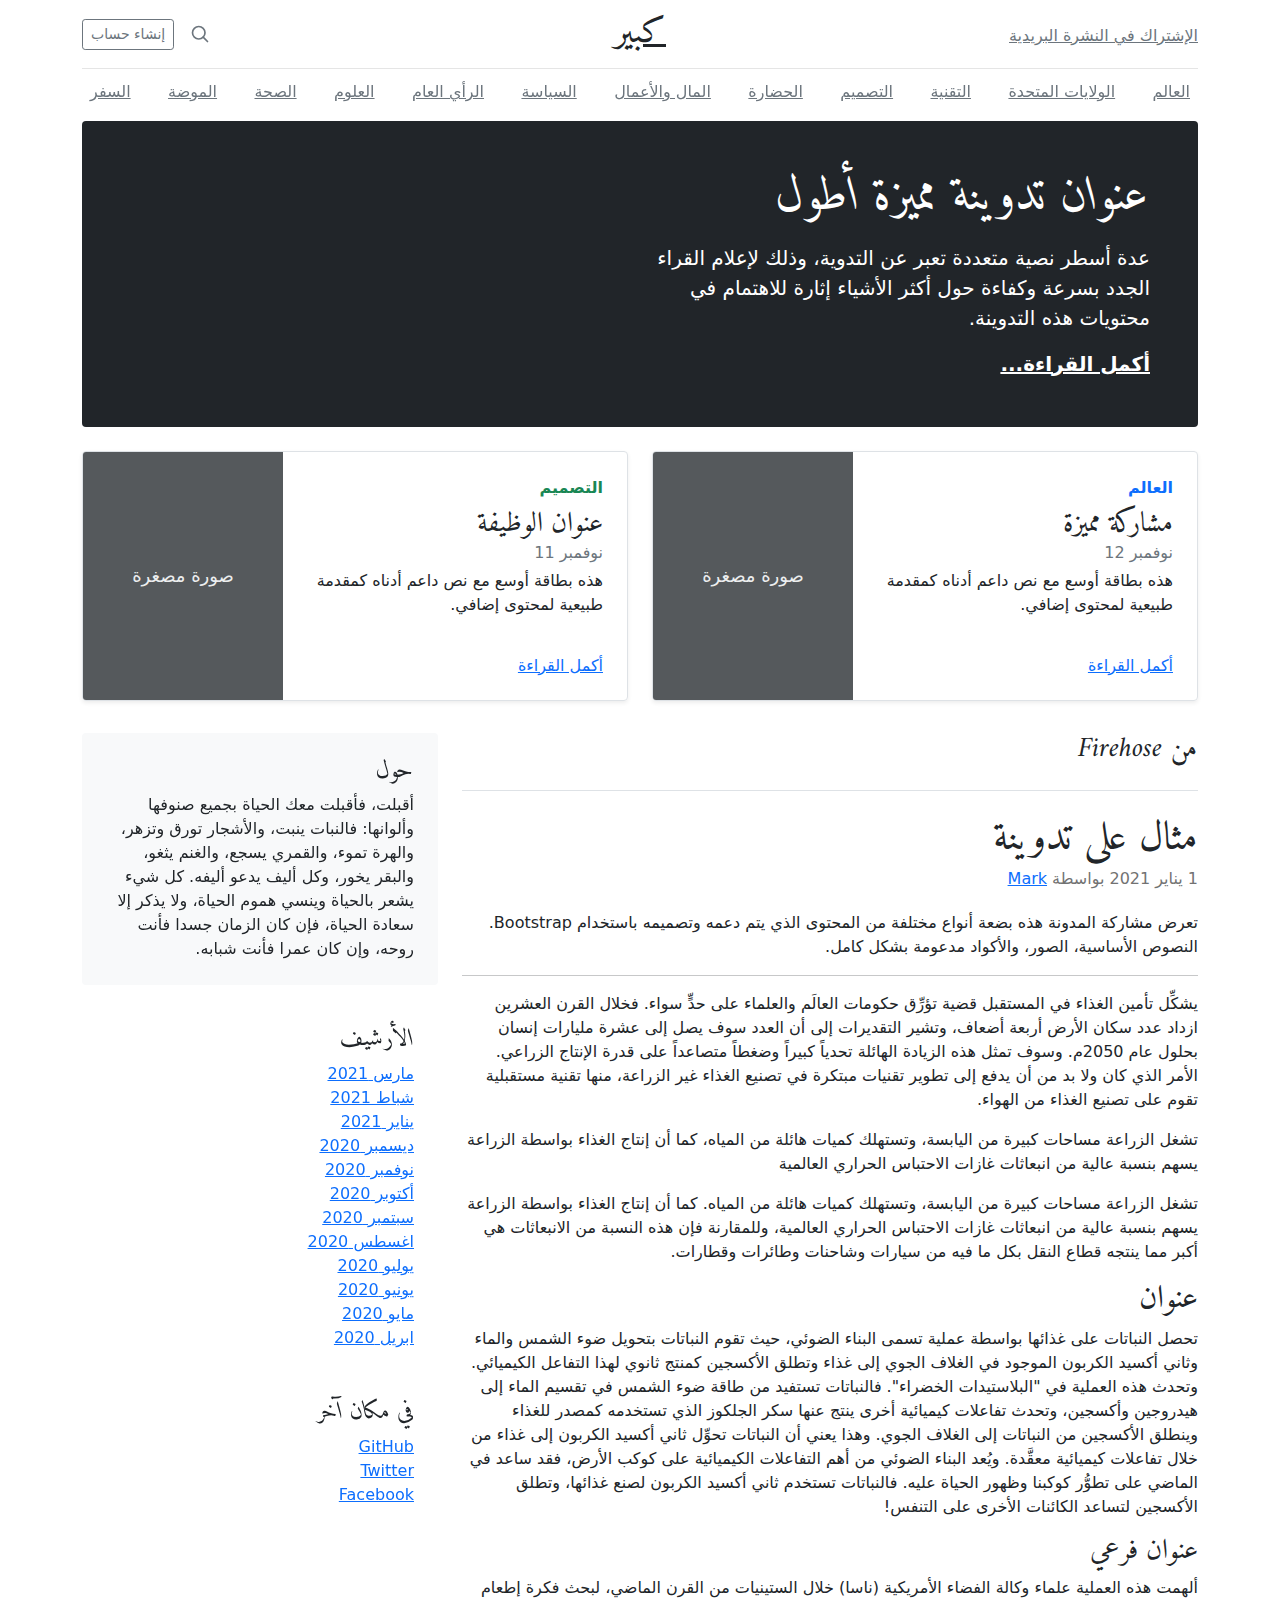
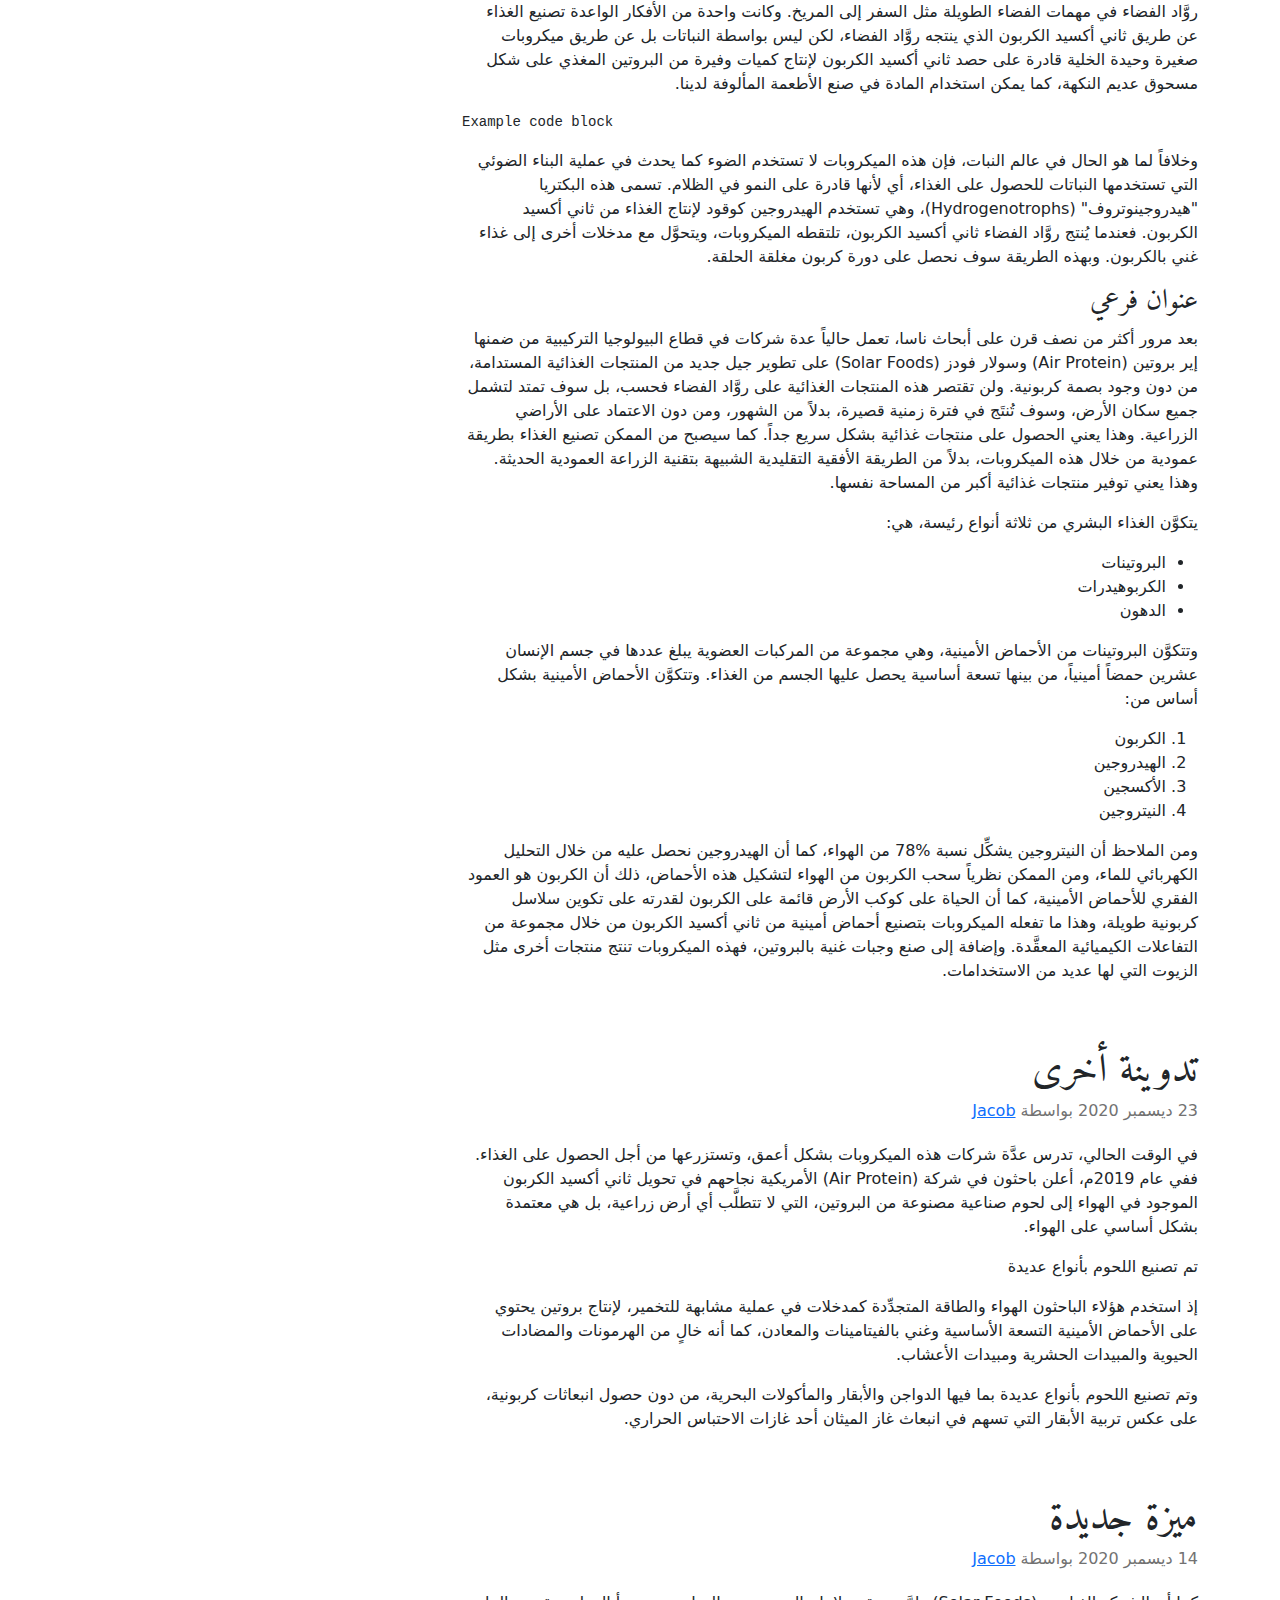
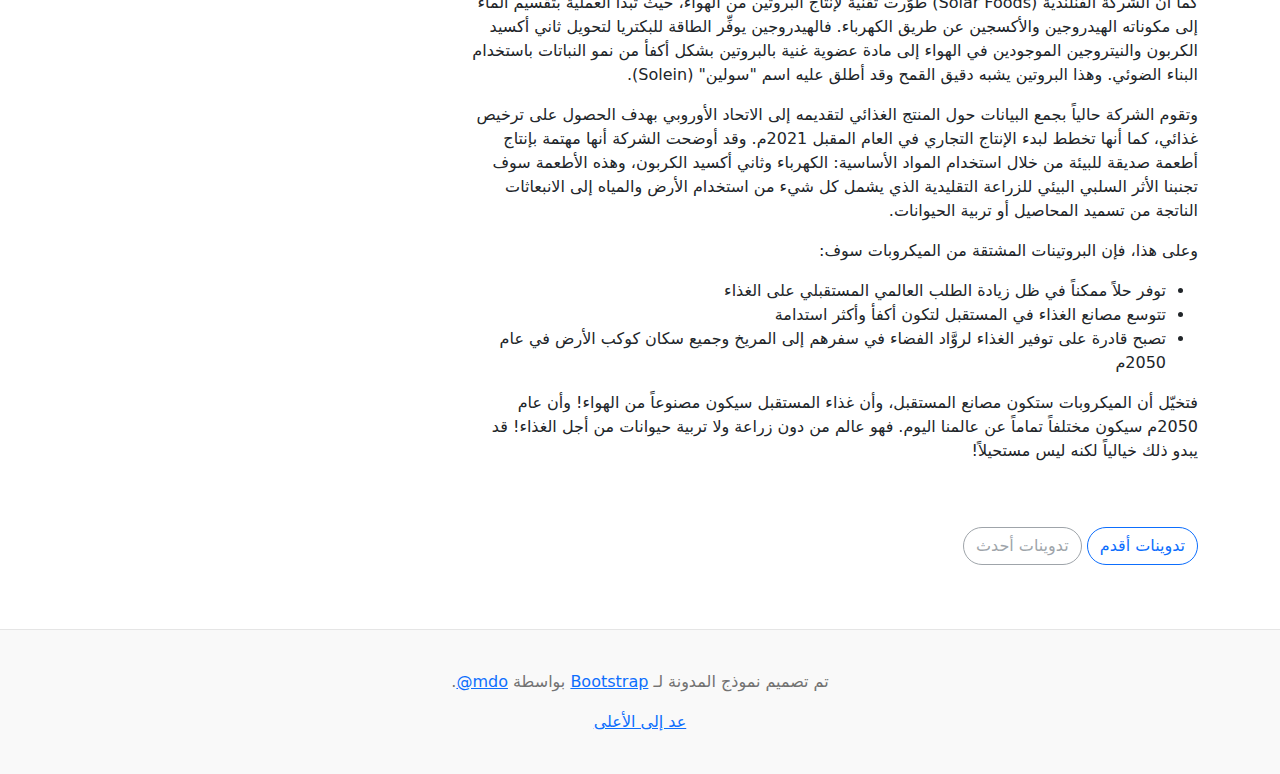
<file: bootstrap-5.0.2-examples/blog-rtl/index.html>
<!doctype html>
<html lang="ar" dir="rtl">
  <head>
    <meta charset="utf-8">
    <meta name="viewport" content="width=device-width, initial-scale=1">
    <meta name="description" content="">
    <meta name="author" content="Mark Otto, Jacob Thornton, and Bootstrap contributors">
    <meta name="generator" content="Hugo 0.84.0">
    <title>قالب المدونة · Bootstrap v5.0</title>

    <link rel="canonical" href="https://getbootstrap.com/docs/5.0/examples/blog-rtl/">

    

    <!-- Bootstrap core CSS -->
<link href="../assets/dist/css/bootstrap.rtl.min.css" rel="stylesheet">

    <style>
      .bd-placeholder-img {
        font-size: 1.125rem;
        text-anchor: middle;
        -webkit-user-select: none;
        -moz-user-select: none;
        user-select: none;
      }

      @media (min-width: 768px) {
        .bd-placeholder-img-lg {
          font-size: 3.5rem;
        }
      }
    </style>

    
    <!-- Custom styles for this template -->
    <link href="https://fonts.googleapis.com/css?family=Amiri:wght@400;700&amp;display=swap" rel="stylesheet">
    <!-- Custom styles for this template -->
    <link href="../blog/blog.rtl.css" rel="stylesheet">
  </head>
  <body>
    
<div class="container">
  <header class="blog-header py-3">
    <div class="row flex-nowrap justify-content-between align-items-center">
      <div class="col-4 pt-1">
        <a class="link-secondary" href="#">الإشتراك في النشرة البريدية</a>
      </div>
      <div class="col-4 text-center">
        <a class="blog-header-logo text-dark" href="#">كبير</a>
      </div>
      <div class="col-4 d-flex justify-content-end align-items-center">
        <a class="link-secondary" href="#" aria-label="بحث">
          <svg xmlns="http://www.w3.org/2000/svg" width="20" height="20" fill="none" stroke="currentColor" stroke-linecap="round" stroke-linejoin="round" stroke-width="2" class="mx-3" role="img" viewBox="0 0 24 24"><title>بحث</title><circle cx="10.5" cy="10.5" r="7.5"/><path d="M21 21l-5.2-5.2"/></svg>
        </a>
        <a class="btn btn-sm btn-outline-secondary" href="#">إنشاء حساب</a>
      </div>
    </div>
  </header>

  <div class="nav-scroller py-1 mb-2">
    <nav class="nav d-flex justify-content-between">
      <a class="p-2 link-secondary" href="#">العالم</a>
      <a class="p-2 link-secondary" href="#">الولايات المتحدة</a>
      <a class="p-2 link-secondary" href="#">التقنية</a>
      <a class="p-2 link-secondary" href="#">التصميم</a>
      <a class="p-2 link-secondary" href="#">الحضارة</a>
      <a class="p-2 link-secondary" href="#">المال والأعمال</a>
      <a class="p-2 link-secondary" href="#">السياسة</a>
      <a class="p-2 link-secondary" href="#">الرأي العام</a>
      <a class="p-2 link-secondary" href="#">العلوم</a>
      <a class="p-2 link-secondary" href="#">الصحة</a>
      <a class="p-2 link-secondary" href="#">الموضة</a>
      <a class="p-2 link-secondary" href="#">السفر</a>
    </nav>
  </div>
</div>

<main class="container">
  <div class="p-4 p-md-5 mb-4 text-white rounded bg-dark">
    <div class="col-md-6 px-0">
      <h1 class="display-4 fst-italic">عنوان تدوينة مميزة أطول</h1>
      <p class="lead my-3">عدة أسطر نصية متعددة تعبر عن التدوية، وذلك لإعلام القراء الجدد بسرعة وكفاءة حول أكثر الأشياء إثارة للاهتمام في محتويات هذه التدوينة.</p>
      <p class="lead mb-0"><a href="#" class="text-white fw-bold">أكمل القراءة...</a></p>
    </div>
  </div>

  <div class="row mb-2">
    <div class="col-md-6">
      <div class="row g-0 border rounded overflow-hidden flex-md-row mb-4 shadow-sm h-md-250 position-relative">
        <div class="col p-4 d-flex flex-column position-static">
          <strong class="d-inline-block mb-2 text-primary">العالم</strong>
          <h3 class="mb-0">مشاركة مميزة</h3>
          <div class="mb-1 text-muted">نوفمبر 12</div>
          <p class="card-text mb-auto">هذه بطاقة أوسع مع نص داعم أدناه كمقدمة طبيعية لمحتوى إضافي.</p>
          <a href="#" class="stretched-link">أكمل القراءة</a>
        </div>
        <div class="col-auto d-none d-lg-block">
          <svg class="bd-placeholder-img" width="200" height="250" xmlns="http://www.w3.org/2000/svg" role="img" aria-label="Placeholder: صورة مصغرة" preserveAspectRatio="xMidYMid slice" focusable="false"><title>Placeholder</title><rect width="100%" height="100%" fill="#55595c"/><text x="50%" y="50%" fill="#eceeef" dy=".3em">صورة مصغرة</text></svg>

        </div>
      </div>
    </div>
    <div class="col-md-6">
      <div class="row g-0 border rounded overflow-hidden flex-md-row mb-4 shadow-sm h-md-250 position-relative">
        <div class="col p-4 d-flex flex-column position-static">
          <strong class="d-inline-block mb-2 text-success">التصميم</strong>
          <h3 class="mb-0">عنوان الوظيفة</h3>
          <div class="mb-1 text-muted">نوفمبر 11</div>
          <p class="mb-auto">هذه بطاقة أوسع مع نص داعم أدناه كمقدمة طبيعية لمحتوى إضافي.</p>
          <a href="#" class="stretched-link">أكمل القراءة</a>
        </div>
        <div class="col-auto d-none d-lg-block">
          <svg class="bd-placeholder-img" width="200" height="250" xmlns="http://www.w3.org/2000/svg" role="img" aria-label="Placeholder: صورة مصغرة" preserveAspectRatio="xMidYMid slice" focusable="false"><title>Placeholder</title><rect width="100%" height="100%" fill="#55595c"/><text x="50%" y="50%" fill="#eceeef" dy=".3em">صورة مصغرة</text></svg>

        </div>
      </div>
    </div>
  </div>

  <div class="row">
    <div class="col-md-8">
      <h3 class="pb-4 mb-4 fst-italic border-bottom">
        من Firehose
      </h3>

      <article class="blog-post">
        <h2 class="blog-post-title">مثال على تدوينة</h2>
        <p class="blog-post-meta">1 يناير 2021 بواسطة <a href="#"> Mark </a></p>

        <p>تعرض مشاركة المدونة هذه بضعة أنواع مختلفة من المحتوى الذي يتم دعمه وتصميمه باستخدام Bootstrap. النصوص الأساسية، الصور، والأكواد مدعومة بشكل كامل.</p>
        <hr>
        <p>يشكِّل تأمين الغذاء في المستقبل قضية تؤرِّق حكومات العالَم والعلماء على حدٍّ سواء. فخلال القرن العشرين ازداد عدد سكان الأرض أربعة أضعاف، وتشير التقديرات إلى أن العدد سوف يصل إلى عشرة مليارات إنسان بحلول عام 2050م. وسوف تمثل هذه الزيادة الهائلة تحدياً كبيراً وضغطاً متصاعداً على قدرة الإنتاج الزراعي. الأمر الذي كان ولا بد من أن يدفع إلى تطوير تقنيات مبتكرة في تصنيع الغذاء غير الزراعة، منها تقنية مستقبلية تقوم على تصنيع الغذاء من الهواء.</p>
        <blockquote>
          <p>تشغل الزراعة مساحات كبيرة من اليابسة، وتستهلك كميات هائلة من المياه، كما أن إنتاج الغذاء بواسطة الزراعة يسهم بنسبة عالية من انبعاثات غازات الاحتباس الحراري العالمية</p>
        </blockquote>
        <p>تشغل الزراعة مساحات كبيرة من اليابسة، وتستهلك كميات هائلة من المياه. كما أن إنتاج الغذاء بواسطة الزراعة يسهم بنسبة عالية من انبعاثات غازات الاحتباس الحراري العالمية، وللمقارنة فإن هذه النسبة من الانبعاثات هي أكبر مما ينتجه قطاع النقل بكل ما فيه من سيارات وشاحنات وطائرات وقطارات.</p>
        <h2>عنوان</h2>
        <p>تحصل النباتات على غذائها بواسطة عملية تسمى البناء الضوئي، حيث تقوم النباتات بتحويل ضوء الشمس والماء وثاني أكسيد الكربون الموجود في الغلاف الجوي إلى غذاء وتطلق الأكسجين كمنتج ثانوي لهذا التفاعل الكيميائي. وتحدث هذه العملية في "البلاستيدات الخضراء". فالنباتات تستفيد من طاقة ضوء الشمس في تقسيم الماء إلى هيدروجين وأكسجين، وتحدث تفاعلات كيميائية أخرى ينتج عنها سكر الجلكوز الذي تستخدمه كمصدر للغذاء وينطلق الأكسجين من النباتات إلى الغلاف الجوي. وهذا يعني أن النباتات تحوِّل ثاني أكسيد الكربون إلى غذاء من خلال تفاعلات كيميائية معقَّدة. ويُعد البناء الضوئي من أهم التفاعلات الكيميائية على كوكب الأرض، فقد ساعد في الماضي على تطوُّر كوكبنا وظهور الحياة عليه. فالنباتات تستخدم ثاني أكسيد الكربون لصنع غذائها، وتطلق الأكسجين لتساعد الكائنات الأخرى على التنفس!</p>
        <h3>عنوان فرعي</h3>
        <p>ألهمت هذه العملية علماء وكالة الفضاء الأمريكية (ناسا) خلال الستينيات من القرن الماضي، لبحث فكرة إطعام روَّاد الفضاء في مهمات الفضاء الطويلة مثل السفر إلى المريخ. وكانت واحدة من الأفكار الواعدة تصنيع الغذاء عن طريق ثاني أكسيد الكربون الذي ينتجه روَّاد الفضاء، لكن ليس بواسطة النباتات بل عن طريق ميكروبات صغيرة وحيدة الخلية قادرة على حصد ثاني أكسيد الكربون لإنتاج كميات وفيرة من البروتين المغذي على شكل مسحوق عديم النكهة، كما يمكن استخدام المادة في صنع الأطعمة المألوفة لدينا.</p>
        <pre><code>Example code block</code></pre>
        <p>وخلافاً لما هو الحال في عالم النبات، فإن هذه الميكروبات لا تستخدم الضوء كما يحدث في عملية البناء الضوئي التي تستخدمها النباتات للحصول على الغذاء، أي لأنها قادرة على النمو في الظلام. تسمى هذه البكتريا "هيدروجينوتروف" (Hydrogenotrophs)، وهي تستخدم الهيدروجين كوقود لإنتاج الغذاء من ثاني أكسيد الكربون. فعندما يُنتج روَّاد الفضاء ثاني أكسيد الكربون، تلتقطه الميكروبات، ويتحوَّل مع مدخلات أخرى إلى غذاء غني بالكربون. وبهذه الطريقة سوف نحصل على دورة كربون مغلقة الحلقة.</p>
        <h3>عنوان فرعي</h3>
        <p>بعد مرور أكثر من نصف قرن على أبحاث ناسا، تعمل حالياً عدة شركات في قطاع البيولوجيا التركيبية من ضمنها إير بروتين (Air Protein) وسولار فودز (Solar Foods) على تطوير جيل جديد من المنتجات الغذائية المستدامة، من دون وجود بصمة كربونية. ولن تقتصر هذه المنتجات الغذائية على روَّاد الفضاء فحسب، بل سوف تمتد لتشمل جميع سكان الأرض، وسوف تُنتَج في فترة زمنية قصيرة، بدلاً من الشهور، ومن دون الاعتماد على الأراضي الزراعية. وهذا يعني الحصول على منتجات غذائية بشكل سريع جداً. كما سيصبح من الممكن تصنيع الغذاء بطريقة عمودية من خلال هذه الميكروبات، بدلاً من الطريقة الأفقية التقليدية الشبيهة بتقنية الزراعة العمودية الحديثة. وهذا يعني توفير منتجات غذائية أكبر من المساحة نفسها.</p>
        <p>يتكوَّن الغذاء البشري من ثلاثة أنواع رئيسة، هي:</p>
        <ul>
          <li>البروتينات</li>
          <li>الكربوهيدرات</li>
          <li>الدهون</li>
        </ul>
        <p>وتتكوَّن البروتينات من الأحماض الأمينية، وهي مجموعة من المركبات العضوية يبلغ عددها في جسم الإنسان عشرين حمضاً أمينياً، من بينها تسعة أساسية يحصل عليها الجسم من الغذاء. وتتكوَّن الأحماض الأمينية بشكل أساس من:</p>
        <ol>
          <li>الكربون</li>
          <li>الهيدروجين</li>
          <li>الأكسجين</li>
          <li>النيتروجين</li>
        </ol>
        <p>ومن الملاحظ أن النيتروجين يشكِّل نسبة %78 من الهواء، كما أن الهيدروجين نحصل عليه من خلال التحليل الكهربائي للماء، ومن الممكن نظرياً سحب الكربون من الهواء لتشكيل هذه الأحماض، ذلك أن الكربون هو العمود الفقري للأحماض الأمينية، كما أن الحياة على كوكب الأرض قائمة على الكربون لقدرته على تكوين سلاسل كربونية طويلة، وهذا ما تفعله الميكروبات بتصنيع أحماض أمينية من ثاني أكسيد الكربون من خلال مجموعة من التفاعلات الكيميائية المعقَّدة. وإضافة إلى صنع وجبات غنية بالبروتين، فهذه الميكروبات تنتج منتجات أخرى مثل الزيوت التي لها عديد من الاستخدامات.</p>
      </article>

      <article class="blog-post">
        <h2 class="blog-post-title">تدوينة أخرى</h2>
        <p class="blog-post-meta">23 ديسمبر 2020 بواسطة <a href="#">Jacob</a></p>

        <p>في الوقت الحالي، تدرس عدَّة شركات هذه الميكروبات بشكل أعمق، وتستزرعها من أجل الحصول على الغذاء. ففي عام 2019م، أعلن باحثون في شركة (Air Protein) الأمريكية نجاحهم في تحويل ثاني أكسيد الكربون الموجود في الهواء إلى لحوم صناعية مصنوعة من البروتين، التي لا تتطلَّب أي أرض زراعية، بل هي معتمدة بشكل أساسي على الهواء.</p>
        <blockquote>
          <p>تم تصنيع اللحوم بأنواع عديدة</p>
        </blockquote>
        <p>إذ استخدم هؤلاء الباحثون الهواء والطاقة المتجدِّدة كمدخلات في عملية مشابهة للتخمير، لإنتاج بروتين يحتوي على الأحماض الأمينية التسعة الأساسية وغني بالفيتامينات والمعادن، كما أنه خالٍ من الهرمونات والمضادات الحيوية والمبيدات الحشرية ومبيدات الأعشاب.</p>
        <p> وتم تصنيع اللحوم بأنواع عديدة بما فيها الدواجن والأبقار والمأكولات البحرية، من دون حصول انبعاثات كربونية، على عكس تربية الأبقار التي تسهم في انبعاث غاز الميثان أحد غازات الاحتباس الحراري.</p>
      </article>

      <article class="blog-post">
        <h2 class="blog-post-title">ميزة جديدة</h2>
        <p class="blog-post-meta">14 ديسمبر 2020 بواسطة <a href="#">Jacob</a></p>

        <p>كما أن الشركة الفنلندية (Solar Foods) طوَّرت تقنية لإنتاج البروتين من الهواء، حيث تبدأ العملية بتقسيم الماء إلى مكوناته الهيدروجين والأكسجين عن طريق الكهرباء. فالهيدروجين يوفِّر الطاقة للبكتريا لتحويل ثاني أكسيد الكربون والنيتروجين الموجودين في الهواء إلى مادة عضوية غنية بالبروتين بشكل أكفأ من نمو النباتات باستخدام البناء الضوئي. وهذا البروتين يشبه دقيق القمح وقد أطلق عليه اسم "سولين" (Solein).</p>
        <p>وتقوم الشركة حالياً بجمع البيانات حول المنتج الغذائي لتقديمه إلى الاتحاد الأوروبي بهدف الحصول على ترخيص غذائي، كما أنها تخطط لبدء الإنتاج التجاري في العام المقبل 2021م. وقد أوضحت الشركة أنها مهتمة بإنتاج أطعمة صديقة للبيئة من خلال استخدام المواد الأساسية: الكهرباء وثاني أكسيد الكربون، وهذه الأطعمة سوف تجنبنا الأثر السلبي البيئي للزراعة التقليدية الذي يشمل كل شيء من استخدام الأرض والمياه إلى الانبعاثات الناتجة من تسميد المحاصيل أو تربية الحيوانات.</p>
        <p>وعلى هذا، فإن البروتينات المشتقة من الميكروبات سوف:</p>
        <ul>
          <li>توفر حلاً ممكناً في ظل زيادة الطلب العالمي المستقبلي على الغذاء</li>
          <li>تتوسع مصانع الغذاء في المستقبل لتكون أكفأ وأكثر استدامة</li>
          <li>تصبح قادرة على توفير الغذاء لروَّاد الفضاء في سفرهم إلى المريخ وجميع سكان كوكب الأرض في عام 2050م</li>
        </ul>
        <p>فتخيّل أن الميكروبات ستكون مصانع المستقبل، وأن غذاء المستقبل سيكون مصنوعاً من الهواء! وأن عام 2050م سيكون مختلفاً تماماً عن عالمنا اليوم. فهو عالم من دون زراعة ولا تربية حيوانات من أجل الغذاء! قد يبدو ذلك خيالياً لكنه ليس مستحيلاً!</p>
      </article>

      <nav class="blog-pagination" aria-label="Pagination">
        <a class="btn btn-outline-primary" href="#">تدوينات أقدم</a>
        <a class="btn btn-outline-secondary disabled" href="#" tabindex="-1" aria-disabled="true">تدوينات أحدث</a>
      </nav>

    </div>

    <div class="col-md-4">
      <div class="position-sticky" style="top: 2rem;">
        <div class="p-4 mb-3 bg-light rounded">
          <h4 class="fst-italic">حول</h4>
          <p class="mb-0">أقبلت، فأقبلت معك الحياة بجميع صنوفها وألوانها: فالنبات ينبت، والأشجار تورق وتزهر، والهرة تموء، والقمري يسجع، والغنم يثغو، والبقر يخور، وكل أليف يدعو أليفه. كل شيء يشعر بالحياة وينسي هموم الحياة، ولا يذكر إلا سعادة الحياة، فإن كان الزمان جسدا فأنت روحه، وإن كان عمرا فأنت شبابه.</p>
        </div>

        <div class="p-4">
          <h4 class="fst-italic">الأرشيف</h4>
          <ol class="list-unstyled mb-0">
            <li><a href="#">مارس 2021</a></li>
            <li><a href="#">شباط 2021</a></li>
            <li><a href="#">يناير 2021</a></li>
            <li><a href="#">ديسمبر 2020</a></li>
            <li><a href="#">نوفمبر 2020</a></li>
            <li><a href="#">أكتوبر 2020</a></li>
            <li><a href="#">سبتمبر 2020</a></li>
            <li><a href="#">اغسطس 2020</a></li>
            <li><a href="#">يوليو 2020</a></li>
            <li><a href="#">يونيو 2020</a></li>
            <li><a href="#">مايو 2020</a></li>
            <li><a href="#">ابريل 2020</a></li>
          </ol>
        </div>

        <div class="p-4">
          <h4 class="fst-italic">في مكان آخر</h4>
          <ol class="list-unstyled">
            <li><a href="#">GitHub</a></li>
            <li><a href="#">Twitter</a></li>
            <li><a href="#">Facebook</a></li>
          </ol>
        </div>
      </div>
    </div>
  </div>

</main>

<footer class="blog-footer">
  <p>تم تصميم نموذج المدونة لـ <a href="https://getbootstrap.com/">Bootstrap</a> بواسطة <a href="https://twitter.com/mdo"><bdi lang="en" dir="ltr">@mdo</bdi></a>.</p>
  <p>
    <a href="#">عد إلى الأعلى</a>
  </p>
</footer>


    
  </body>
</html>
</file>
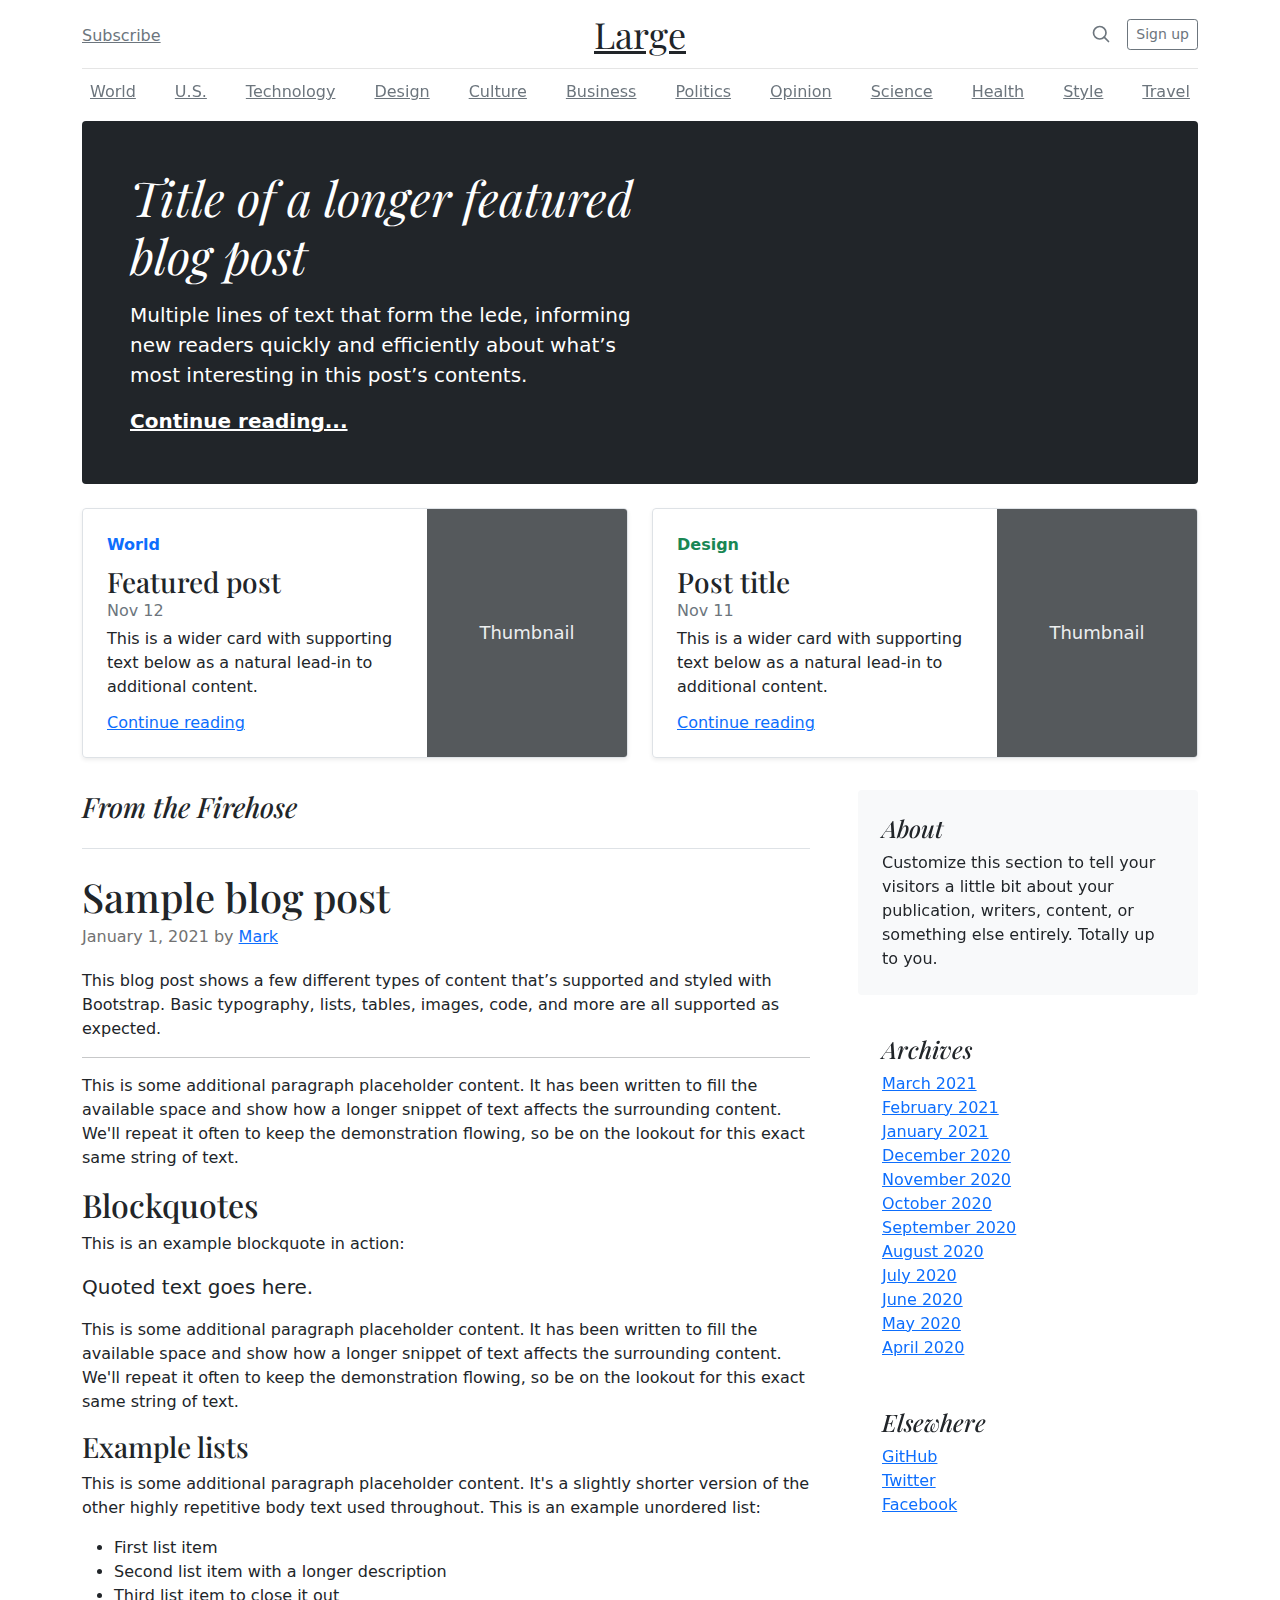
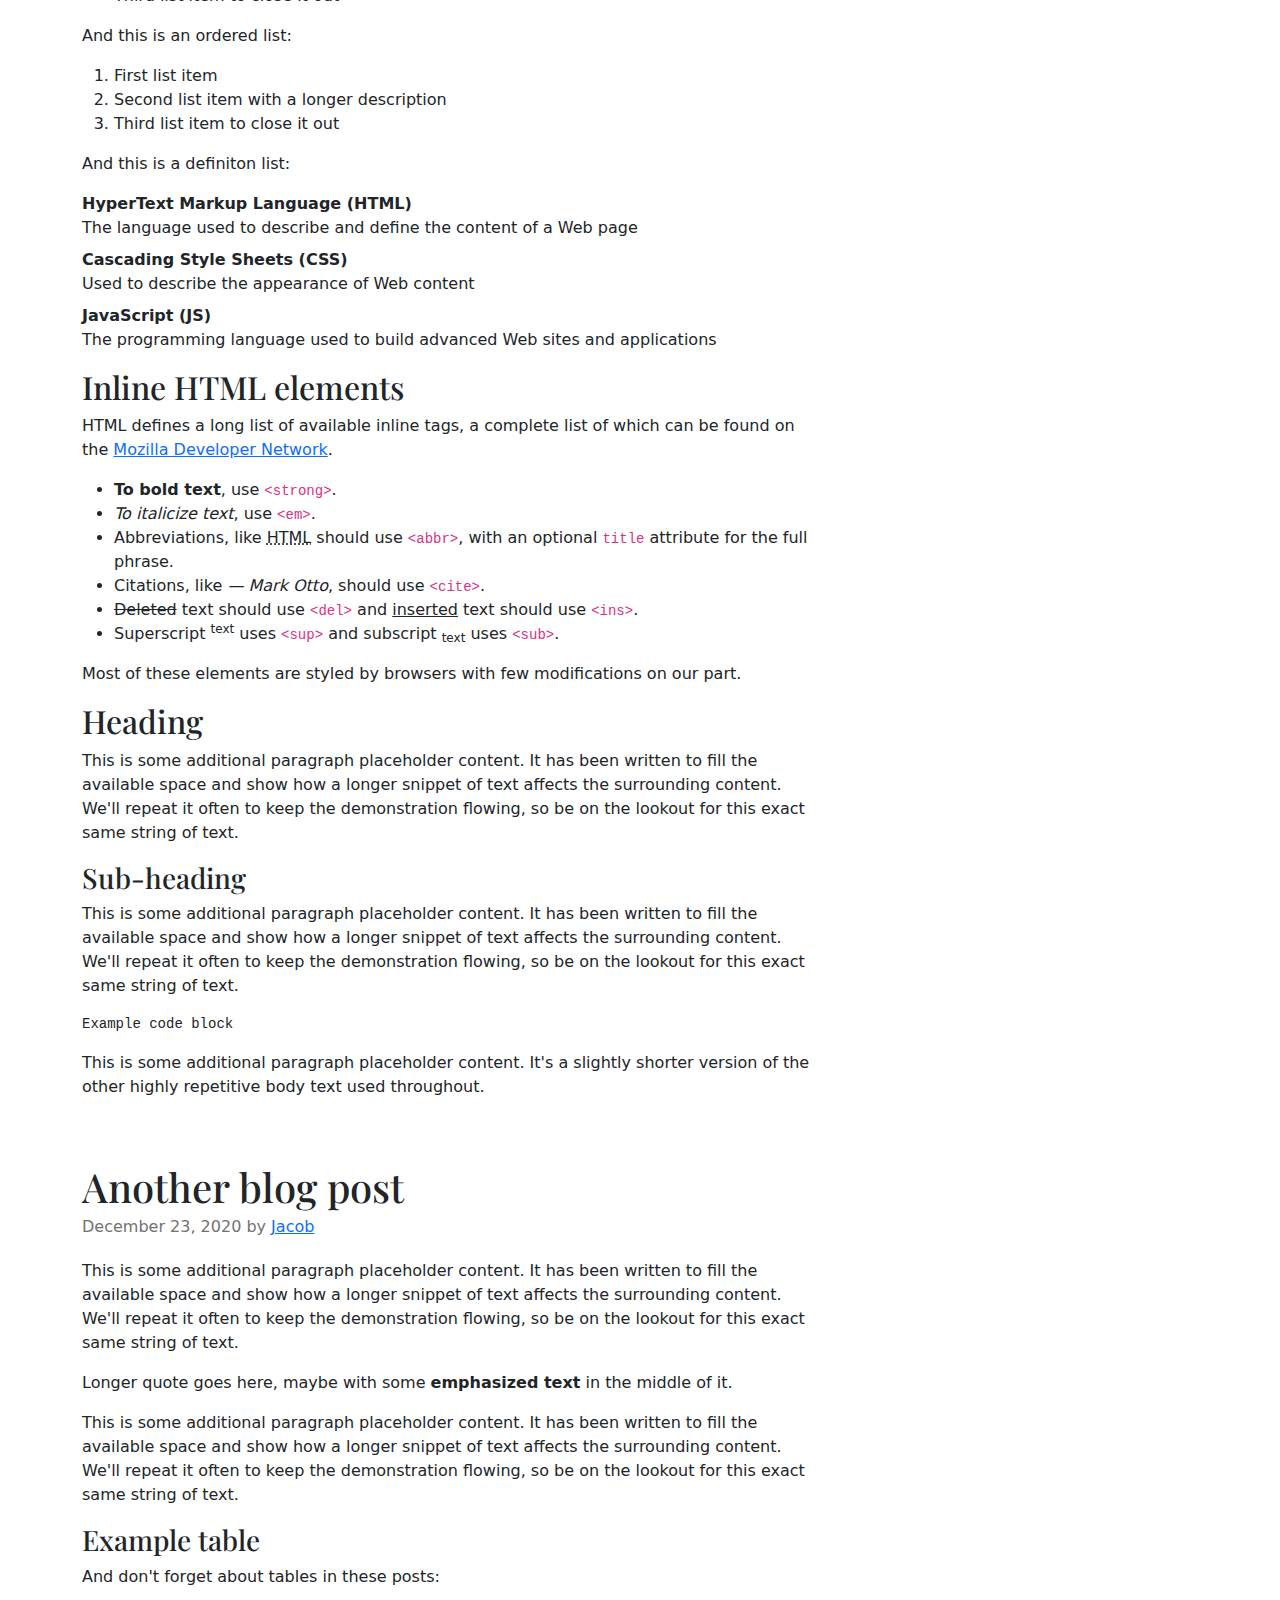
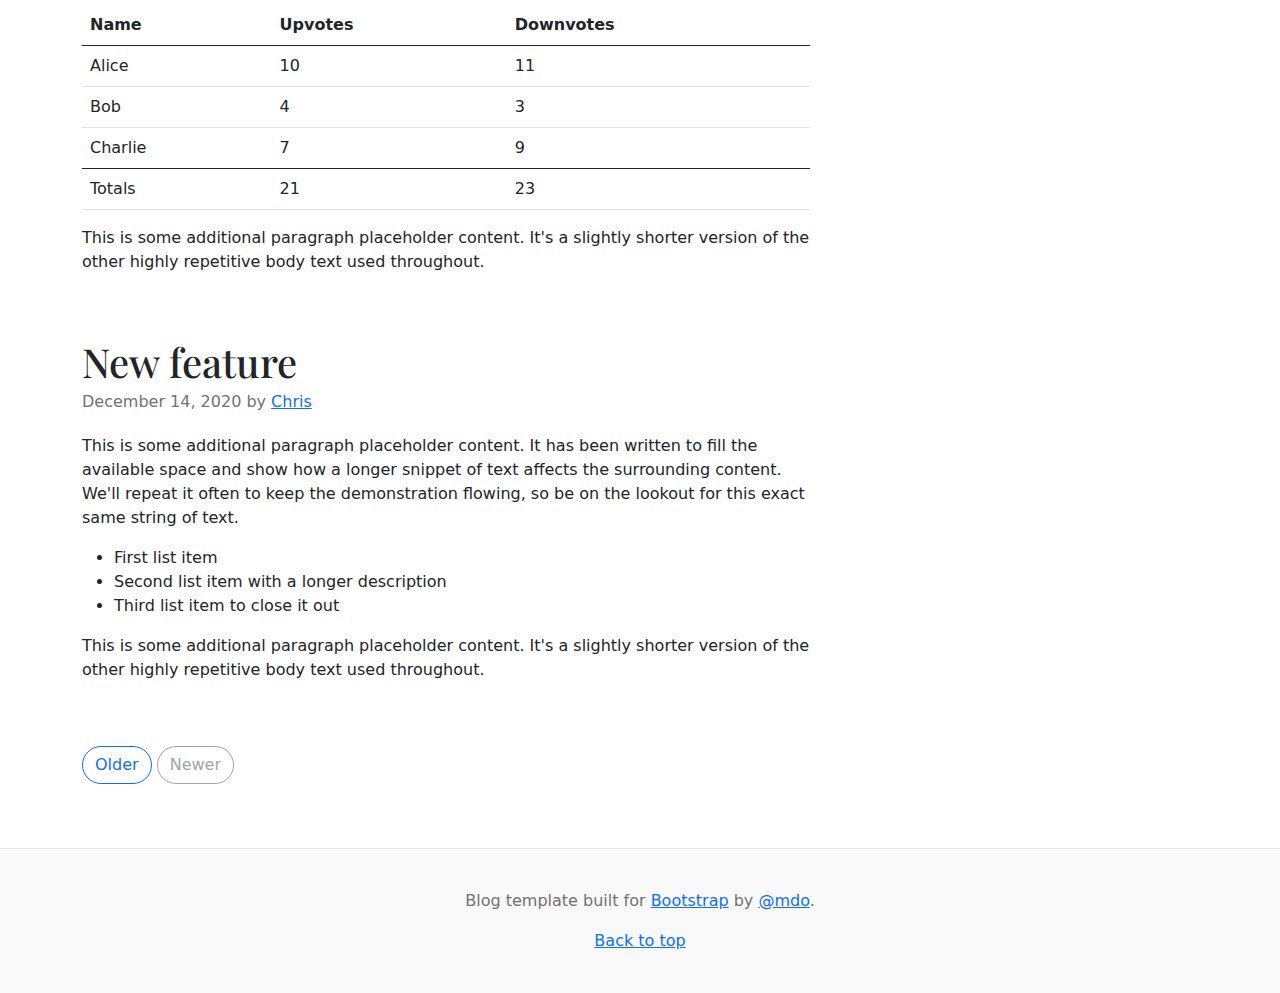
<file: bootstrap-5.0.2-examples/blog/index.html>
<!doctype html>
<html lang="en">
  <head>
    <meta charset="utf-8">
    <meta name="viewport" content="width=device-width, initial-scale=1">
    <meta name="description" content="">
    <meta name="author" content="Mark Otto, Jacob Thornton, and Bootstrap contributors">
    <meta name="generator" content="Hugo 0.84.0">
    <title>Blog Template · Bootstrap v5.0</title>

    <link rel="canonical" href="https://getbootstrap.com/docs/5.0/examples/blog/">

    

    <!-- Bootstrap core CSS -->
<link href="../assets/dist/css/bootstrap.min.css" rel="stylesheet">

    <style>
      .bd-placeholder-img {
        font-size: 1.125rem;
        text-anchor: middle;
        -webkit-user-select: none;
        -moz-user-select: none;
        user-select: none;
      }

      @media (min-width: 768px) {
        .bd-placeholder-img-lg {
          font-size: 3.5rem;
        }
      }
    </style>

    
    <!-- Custom styles for this template -->
    <link href="https://fonts.googleapis.com/css?family=Playfair&#43;Display:700,900&amp;display=swap" rel="stylesheet">
    <!-- Custom styles for this template -->
    <link href="blog.css" rel="stylesheet">
  </head>
  <body>
    
<div class="container">
  <header class="blog-header py-3">
    <div class="row flex-nowrap justify-content-between align-items-center">
      <div class="col-4 pt-1">
        <a class="link-secondary" href="#">Subscribe</a>
      </div>
      <div class="col-4 text-center">
        <a class="blog-header-logo text-dark" href="#">Large</a>
      </div>
      <div class="col-4 d-flex justify-content-end align-items-center">
        <a class="link-secondary" href="#" aria-label="Search">
          <svg xmlns="http://www.w3.org/2000/svg" width="20" height="20" fill="none" stroke="currentColor" stroke-linecap="round" stroke-linejoin="round" stroke-width="2" class="mx-3" role="img" viewBox="0 0 24 24"><title>Search</title><circle cx="10.5" cy="10.5" r="7.5"/><path d="M21 21l-5.2-5.2"/></svg>
        </a>
        <a class="btn btn-sm btn-outline-secondary" href="#">Sign up</a>
      </div>
    </div>
  </header>

  <div class="nav-scroller py-1 mb-2">
    <nav class="nav d-flex justify-content-between">
      <a class="p-2 link-secondary" href="#">World</a>
      <a class="p-2 link-secondary" href="#">U.S.</a>
      <a class="p-2 link-secondary" href="#">Technology</a>
      <a class="p-2 link-secondary" href="#">Design</a>
      <a class="p-2 link-secondary" href="#">Culture</a>
      <a class="p-2 link-secondary" href="#">Business</a>
      <a class="p-2 link-secondary" href="#">Politics</a>
      <a class="p-2 link-secondary" href="#">Opinion</a>
      <a class="p-2 link-secondary" href="#">Science</a>
      <a class="p-2 link-secondary" href="#">Health</a>
      <a class="p-2 link-secondary" href="#">Style</a>
      <a class="p-2 link-secondary" href="#">Travel</a>
    </nav>
  </div>
</div>

<main class="container">
  <div class="p-4 p-md-5 mb-4 text-white rounded bg-dark">
    <div class="col-md-6 px-0">
      <h1 class="display-4 fst-italic">Title of a longer featured blog post</h1>
      <p class="lead my-3">Multiple lines of text that form the lede, informing new readers quickly and efficiently about what’s most interesting in this post’s contents.</p>
      <p class="lead mb-0"><a href="#" class="text-white fw-bold">Continue reading...</a></p>
    </div>
  </div>

  <div class="row mb-2">
    <div class="col-md-6">
      <div class="row g-0 border rounded overflow-hidden flex-md-row mb-4 shadow-sm h-md-250 position-relative">
        <div class="col p-4 d-flex flex-column position-static">
          <strong class="d-inline-block mb-2 text-primary">World</strong>
          <h3 class="mb-0">Featured post</h3>
          <div class="mb-1 text-muted">Nov 12</div>
          <p class="card-text mb-auto">This is a wider card with supporting text below as a natural lead-in to additional content.</p>
          <a href="#" class="stretched-link">Continue reading</a>
        </div>
        <div class="col-auto d-none d-lg-block">
          <svg class="bd-placeholder-img" width="200" height="250" xmlns="http://www.w3.org/2000/svg" role="img" aria-label="Placeholder: Thumbnail" preserveAspectRatio="xMidYMid slice" focusable="false"><title>Placeholder</title><rect width="100%" height="100%" fill="#55595c"/><text x="50%" y="50%" fill="#eceeef" dy=".3em">Thumbnail</text></svg>

        </div>
      </div>
    </div>
    <div class="col-md-6">
      <div class="row g-0 border rounded overflow-hidden flex-md-row mb-4 shadow-sm h-md-250 position-relative">
        <div class="col p-4 d-flex flex-column position-static">
          <strong class="d-inline-block mb-2 text-success">Design</strong>
          <h3 class="mb-0">Post title</h3>
          <div class="mb-1 text-muted">Nov 11</div>
          <p class="mb-auto">This is a wider card with supporting text below as a natural lead-in to additional content.</p>
          <a href="#" class="stretched-link">Continue reading</a>
        </div>
        <div class="col-auto d-none d-lg-block">
          <svg class="bd-placeholder-img" width="200" height="250" xmlns="http://www.w3.org/2000/svg" role="img" aria-label="Placeholder: Thumbnail" preserveAspectRatio="xMidYMid slice" focusable="false"><title>Placeholder</title><rect width="100%" height="100%" fill="#55595c"/><text x="50%" y="50%" fill="#eceeef" dy=".3em">Thumbnail</text></svg>

        </div>
      </div>
    </div>
  </div>

  <div class="row g-5">
    <div class="col-md-8">
      <h3 class="pb-4 mb-4 fst-italic border-bottom">
        From the Firehose
      </h3>

      <article class="blog-post">
        <h2 class="blog-post-title">Sample blog post</h2>
        <p class="blog-post-meta">January 1, 2021 by <a href="#">Mark</a></p>

        <p>This blog post shows a few different types of content that’s supported and styled with Bootstrap. Basic typography, lists, tables, images, code, and more are all supported as expected.</p>
        <hr>
        <p>This is some additional paragraph placeholder content. It has been written to fill the available space and show how a longer snippet of text affects the surrounding content. We'll repeat it often to keep the demonstration flowing, so be on the lookout for this exact same string of text.</p>
        <h2>Blockquotes</h2>
        <p>This is an example blockquote in action:</p>
        <blockquote class="blockquote">
          <p>Quoted text goes here.</p>
        </blockquote>
        <p>This is some additional paragraph placeholder content. It has been written to fill the available space and show how a longer snippet of text affects the surrounding content. We'll repeat it often to keep the demonstration flowing, so be on the lookout for this exact same string of text.</p>
        <h3>Example lists</h3>
        <p>This is some additional paragraph placeholder content. It's a slightly shorter version of the other highly repetitive body text used throughout. This is an example unordered list:</p>
        <ul>
          <li>First list item</li>
          <li>Second list item with a longer description</li>
          <li>Third list item to close it out</li>
        </ul>
        <p>And this is an ordered list:</p>
        <ol>
          <li>First list item</li>
          <li>Second list item with a longer description</li>
          <li>Third list item to close it out</li>
        </ol>
        <p>And this is a definiton list:</p>
        <dl>
          <dt>HyperText Markup Language (HTML)</dt>
          <dd>The language used to describe and define the content of a Web page</dd>
          <dt>Cascading Style Sheets (CSS)</dt>
          <dd>Used to describe the appearance of Web content</dd>
          <dt>JavaScript (JS)</dt>
          <dd>The programming language used to build advanced Web sites and applications</dd>
        </dl>
        <h2>Inline HTML elements</h2>
        <p>HTML defines a long list of available inline tags, a complete list of which can be found on the <a href="https://developer.mozilla.org/en-US/docs/Web/HTML/Element">Mozilla Developer Network</a>.</p>
        <ul>
          <li><strong>To bold text</strong>, use <code class="language-plaintext highlighter-rouge">&lt;strong&gt;</code>.</li>
          <li><em>To italicize text</em>, use <code class="language-plaintext highlighter-rouge">&lt;em&gt;</code>.</li>
          <li>Abbreviations, like <abbr title="HyperText Markup Langage">HTML</abbr> should use <code class="language-plaintext highlighter-rouge">&lt;abbr&gt;</code>, with an optional <code class="language-plaintext highlighter-rouge">title</code> attribute for the full phrase.</li>
          <li>Citations, like <cite>— Mark Otto</cite>, should use <code class="language-plaintext highlighter-rouge">&lt;cite&gt;</code>.</li>
          <li><del>Deleted</del> text should use <code class="language-plaintext highlighter-rouge">&lt;del&gt;</code> and <ins>inserted</ins> text should use <code class="language-plaintext highlighter-rouge">&lt;ins&gt;</code>.</li>
          <li>Superscript <sup>text</sup> uses <code class="language-plaintext highlighter-rouge">&lt;sup&gt;</code> and subscript <sub>text</sub> uses <code class="language-plaintext highlighter-rouge">&lt;sub&gt;</code>.</li>
        </ul>
        <p>Most of these elements are styled by browsers with few modifications on our part.</p>
        <h2>Heading</h2>
        <p>This is some additional paragraph placeholder content. It has been written to fill the available space and show how a longer snippet of text affects the surrounding content. We'll repeat it often to keep the demonstration flowing, so be on the lookout for this exact same string of text.</p>
        <h3>Sub-heading</h3>
        <p>This is some additional paragraph placeholder content. It has been written to fill the available space and show how a longer snippet of text affects the surrounding content. We'll repeat it often to keep the demonstration flowing, so be on the lookout for this exact same string of text.</p>
        <pre><code>Example code block</code></pre>
        <p>This is some additional paragraph placeholder content. It's a slightly shorter version of the other highly repetitive body text used throughout.</p>
      </article>

      <article class="blog-post">
        <h2 class="blog-post-title">Another blog post</h2>
        <p class="blog-post-meta">December 23, 2020 by <a href="#">Jacob</a></p>

        <p>This is some additional paragraph placeholder content. It has been written to fill the available space and show how a longer snippet of text affects the surrounding content. We'll repeat it often to keep the demonstration flowing, so be on the lookout for this exact same string of text.</p>
        <blockquote>
          <p>Longer quote goes here, maybe with some <strong>emphasized text</strong> in the middle of it.</p>
        </blockquote>
        <p>This is some additional paragraph placeholder content. It has been written to fill the available space and show how a longer snippet of text affects the surrounding content. We'll repeat it often to keep the demonstration flowing, so be on the lookout for this exact same string of text.</p>
        <h3>Example table</h3>
        <p>And don't forget about tables in these posts:</p>
        <table class="table">
          <thead>
            <tr>
              <th>Name</th>
              <th>Upvotes</th>
              <th>Downvotes</th>
            </tr>
          </thead>
          <tbody>
            <tr>
              <td>Alice</td>
              <td>10</td>
              <td>11</td>
            </tr>
            <tr>
              <td>Bob</td>
              <td>4</td>
              <td>3</td>
            </tr>
            <tr>
              <td>Charlie</td>
              <td>7</td>
              <td>9</td>
            </tr>
          </tbody>
          <tfoot>
            <tr>
              <td>Totals</td>
              <td>21</td>
              <td>23</td>
            </tr>
          </tfoot>
        </table>

        <p>This is some additional paragraph placeholder content. It's a slightly shorter version of the other highly repetitive body text used throughout.</p>
      </article>

      <article class="blog-post">
        <h2 class="blog-post-title">New feature</h2>
        <p class="blog-post-meta">December 14, 2020 by <a href="#">Chris</a></p>

        <p>This is some additional paragraph placeholder content. It has been written to fill the available space and show how a longer snippet of text affects the surrounding content. We'll repeat it often to keep the demonstration flowing, so be on the lookout for this exact same string of text.</p>
        <ul>
          <li>First list item</li>
          <li>Second list item with a longer description</li>
          <li>Third list item to close it out</li>
        </ul>
        <p>This is some additional paragraph placeholder content. It's a slightly shorter version of the other highly repetitive body text used throughout.</p>
      </article>

      <nav class="blog-pagination" aria-label="Pagination">
        <a class="btn btn-outline-primary" href="#">Older</a>
        <a class="btn btn-outline-secondary disabled" href="#" tabindex="-1" aria-disabled="true">Newer</a>
      </nav>

    </div>

    <div class="col-md-4">
      <div class="position-sticky" style="top: 2rem;">
        <div class="p-4 mb-3 bg-light rounded">
          <h4 class="fst-italic">About</h4>
          <p class="mb-0">Customize this section to tell your visitors a little bit about your publication, writers, content, or something else entirely. Totally up to you.</p>
        </div>

        <div class="p-4">
          <h4 class="fst-italic">Archives</h4>
          <ol class="list-unstyled mb-0">
            <li><a href="#">March 2021</a></li>
            <li><a href="#">February 2021</a></li>
            <li><a href="#">January 2021</a></li>
            <li><a href="#">December 2020</a></li>
            <li><a href="#">November 2020</a></li>
            <li><a href="#">October 2020</a></li>
            <li><a href="#">September 2020</a></li>
            <li><a href="#">August 2020</a></li>
            <li><a href="#">July 2020</a></li>
            <li><a href="#">June 2020</a></li>
            <li><a href="#">May 2020</a></li>
            <li><a href="#">April 2020</a></li>
          </ol>
        </div>

        <div class="p-4">
          <h4 class="fst-italic">Elsewhere</h4>
          <ol class="list-unstyled">
            <li><a href="#">GitHub</a></li>
            <li><a href="#">Twitter</a></li>
            <li><a href="#">Facebook</a></li>
          </ol>
        </div>
      </div>
    </div>
  </div>

</main>

<footer class="blog-footer">
  <p>Blog template built for <a href="https://getbootstrap.com/">Bootstrap</a> by <a href="https://twitter.com/mdo">@mdo</a>.</p>
  <p>
    <a href="#">Back to top</a>
  </p>
</footer>


    
  </body>
</html>
</file>
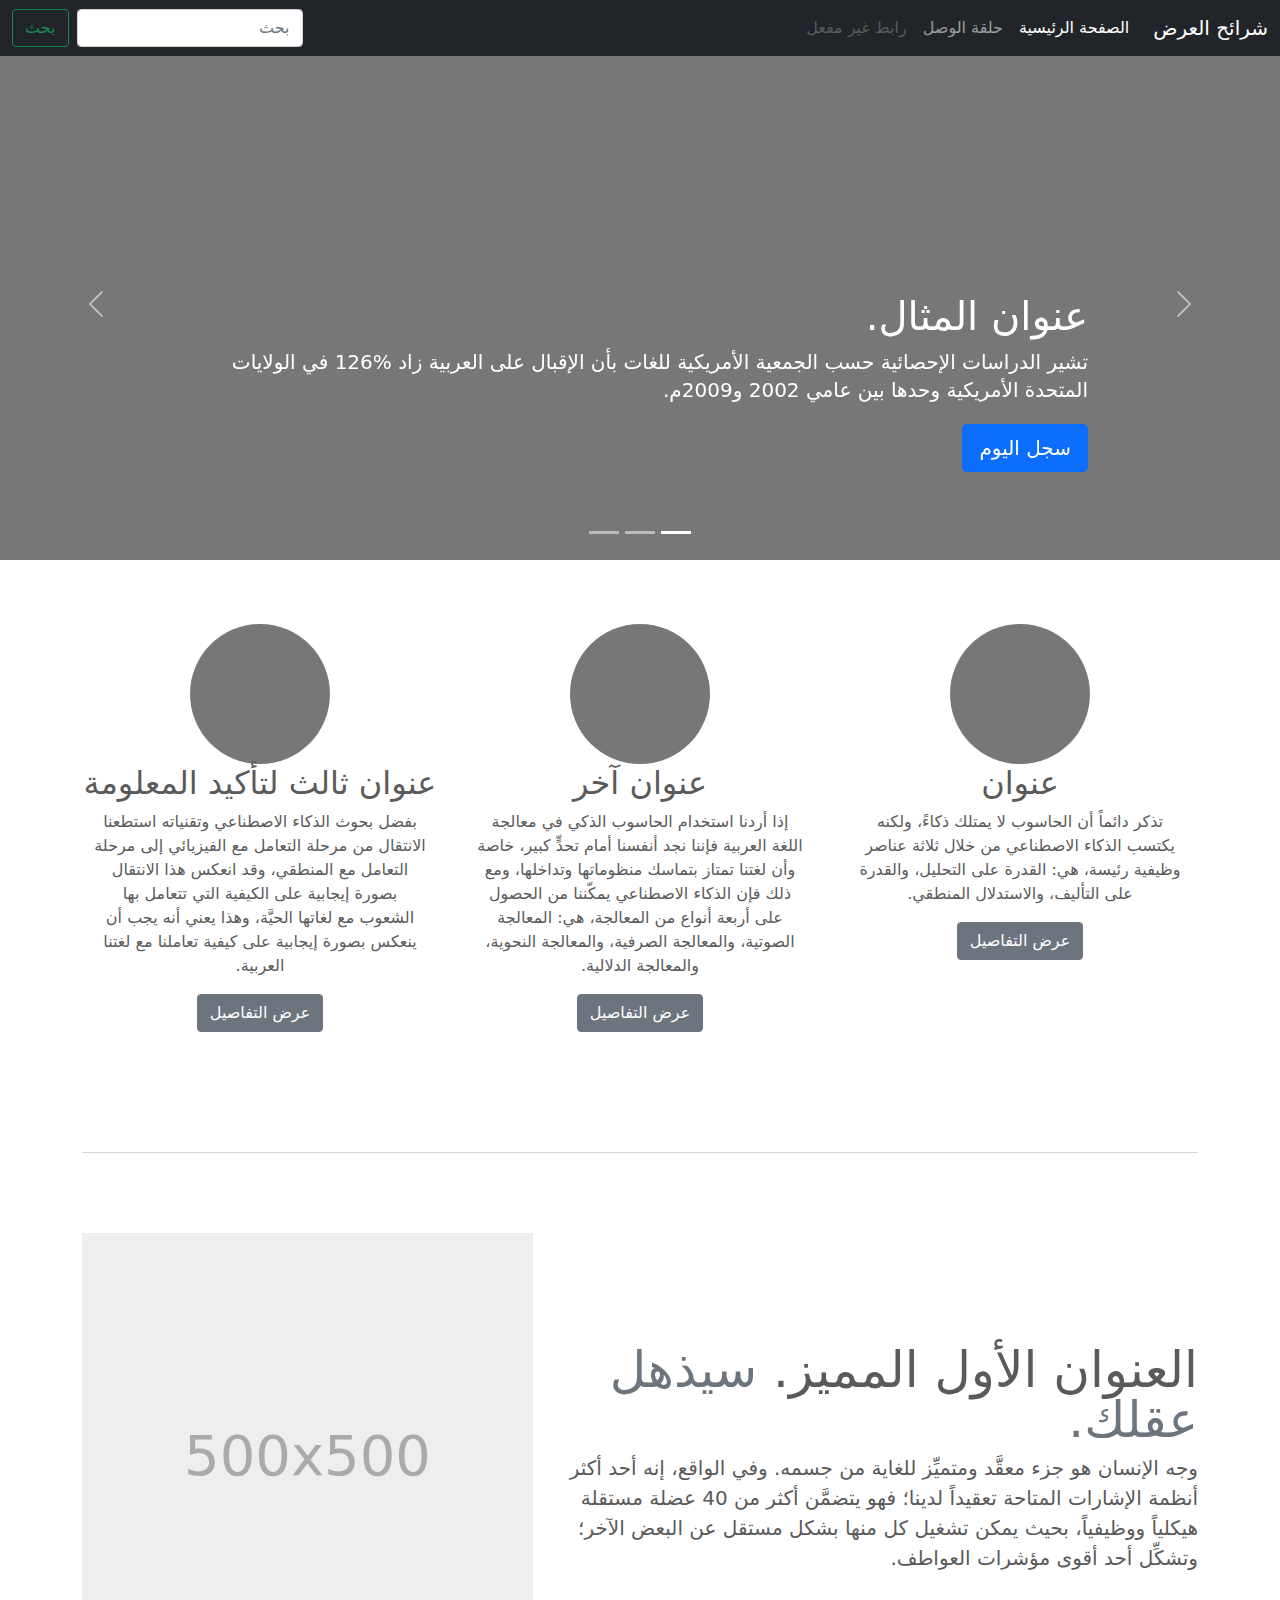
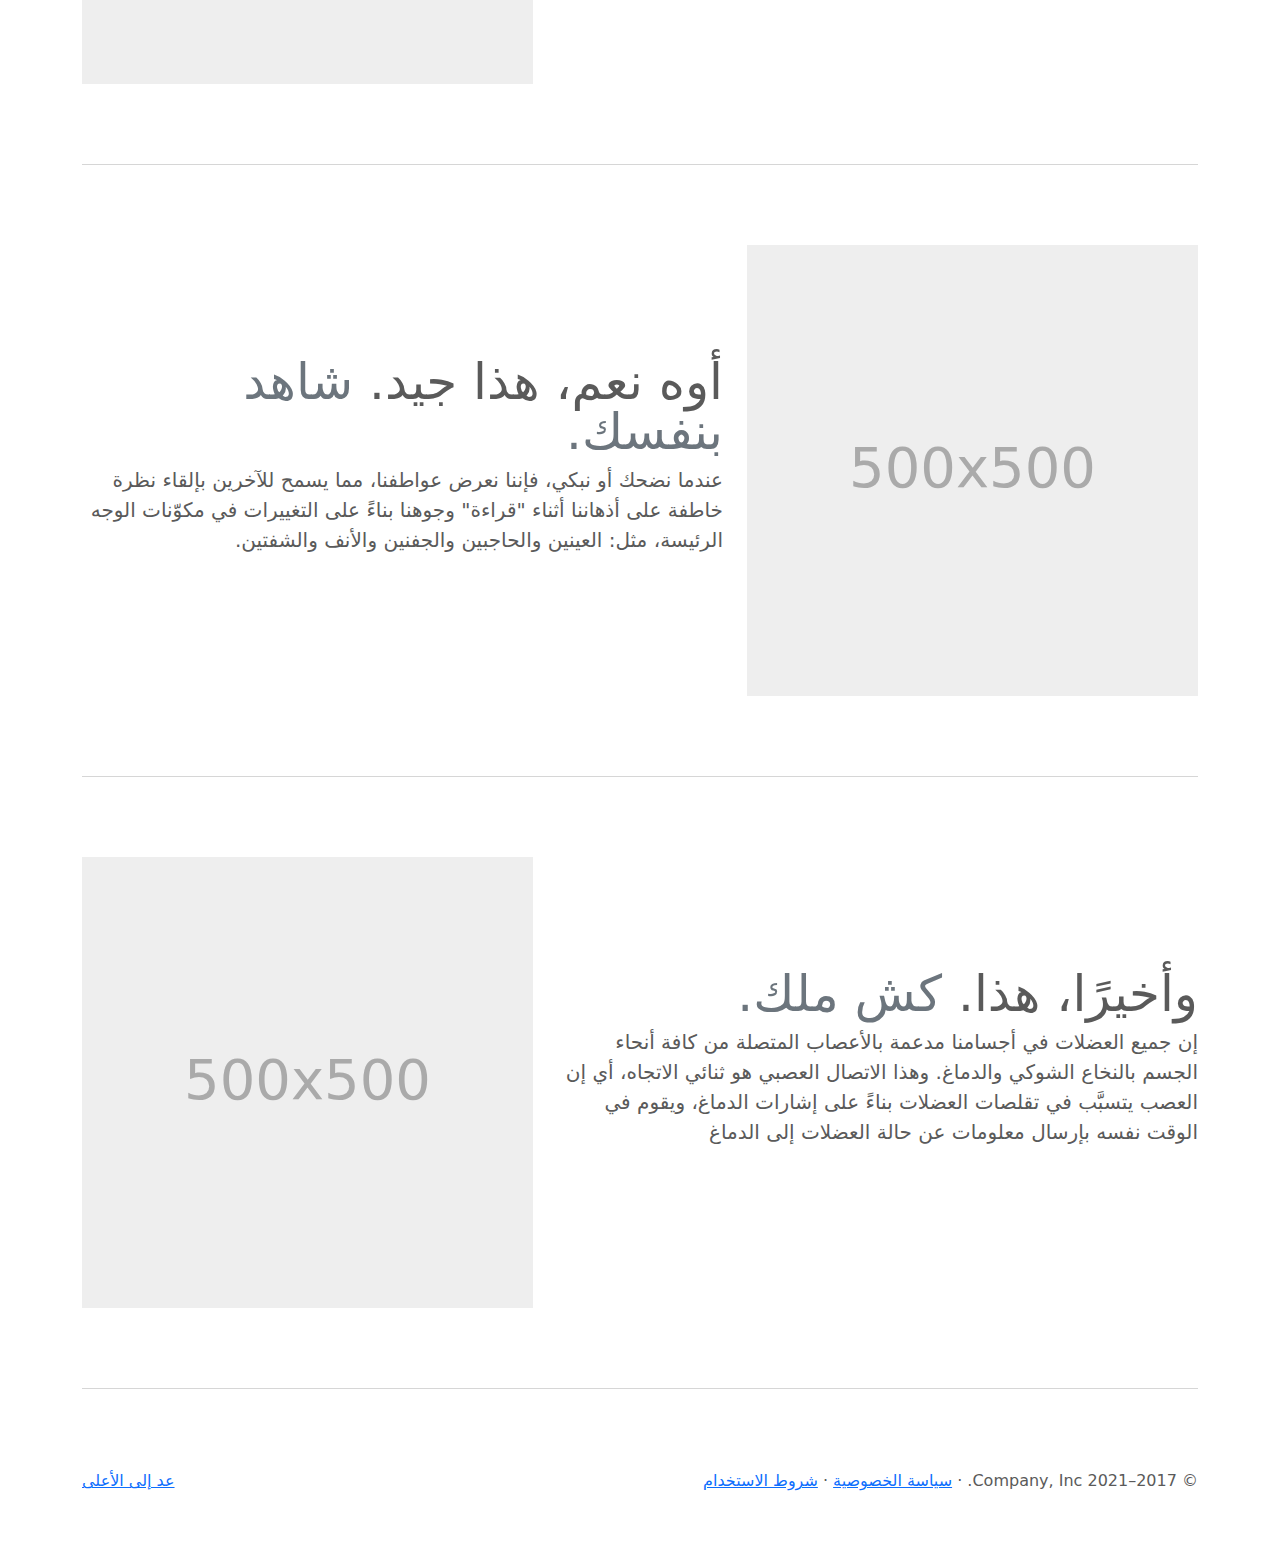
<file: bootstrap-5.0.2-examples/carousel-rtl/index.html>
<!doctype html>
<html lang="ar" dir="rtl">
  <head>
    <meta charset="utf-8">
    <meta name="viewport" content="width=device-width, initial-scale=1">
    <meta name="description" content="">
    <meta name="author" content="Mark Otto, Jacob Thornton, and Bootstrap contributors">
    <meta name="generator" content="Hugo 0.84.0">
    <title>قالب  شرائح العرض · Bootstrap v5.0</title>

    <link rel="canonical" href="https://getbootstrap.com/docs/5.0/examples/carousel-rtl/">

    

    <!-- Bootstrap core CSS -->
<link href="../assets/dist/css/bootstrap.rtl.min.css" rel="stylesheet">

    <style>
      .bd-placeholder-img {
        font-size: 1.125rem;
        text-anchor: middle;
        -webkit-user-select: none;
        -moz-user-select: none;
        user-select: none;
      }

      @media (min-width: 768px) {
        .bd-placeholder-img-lg {
          font-size: 3.5rem;
        }
      }
    </style>

    
    <!-- Custom styles for this template -->
    <link href="../carousel/carousel.rtl.css" rel="stylesheet">
  </head>
  <body>
    
<header>
  <nav class="navbar navbar-expand-md navbar-dark fixed-top bg-dark">
    <div class="container-fluid">
      <a class="navbar-brand" href="#">شرائح العرض</a>
      <button class="navbar-toggler" type="button" data-bs-toggle="collapse" data-bs-target="#navbarCollapse" aria-controls="navbarCollapse" aria-expanded="false" aria-label="تبديل التنقل">
        <span class="navbar-toggler-icon"></span>
      </button>
      <div class="collapse navbar-collapse" id="navbarCollapse">
        <ul class="navbar-nav me-auto mb-2 mb-md-0">
          <li class="nav-item">
            <a class="nav-link active" aria-current="page" href="#">الصفحة الرئيسية</a>
          </li>
          <li class="nav-item">
            <a class="nav-link" href="#">حلقة الوصل</a>
          </li>
          <li class="nav-item">
            <a class="nav-link disabled" href="#" tabindex="-1" aria-disabled="true">رابط غير مفعل</a>
          </li>
        </ul>
        <form class="d-flex">
          <input class="form-control me-2" type="search" placeholder="بحث" aria-label="بحث">
          <button class="btn btn-outline-success" type="submit">بحث</button>
        </form>
      </div>
    </div>
  </nav>
</header>

<main>

  <div id="myCarousel" class="carousel slide" data-bs-ride="carousel">
    <div class="carousel-indicators">
      <button type="button" data-bs-target="#myCarousel" data-bs-slide-to="0" class="active" aria-current="true" aria-label="Slide 1"></button>
      <button type="button" data-bs-target="#myCarousel" data-bs-slide-to="1" aria-label="Slide 2"></button>
      <button type="button" data-bs-target="#myCarousel" data-bs-slide-to="2" aria-label="Slide 3"></button>
    </div>
    <div class="carousel-inner">
      <div class="carousel-item active">
        <svg class="bd-placeholder-img" width="100%" height="100%" xmlns="http://www.w3.org/2000/svg" aria-hidden="true" preserveAspectRatio="xMidYMid slice" focusable="false"><rect width="100%" height="100%" fill="#777"/></svg>

        <div class="container">
          <div class="carousel-caption text-start">
            <h1>عنوان المثال.</h1>
            <p>تشير الدراسات الإحصائية حسب الجمعية الأمريكية للغات بأن الإقبال على العربية زاد %126 في الولايات المتحدة الأمريكية وحدها بين عامي 2002 و2009م.</p>
            <p><a class="btn btn-lg btn-primary" href="#">سجل اليوم</a></p>
          </div>
        </div>
      </div>
      <div class="carousel-item">
        <svg class="bd-placeholder-img" width="100%" height="100%" xmlns="http://www.w3.org/2000/svg" aria-hidden="true" preserveAspectRatio="xMidYMid slice" focusable="false"><rect width="100%" height="100%" fill="#777"/></svg>

        <div class="container">
          <div class="carousel-caption">
            <h1>عنوان مثال آخر.</h1>
            <p>حسب المجلس الثقافي البريطاني فإن تعليم الإنجليزية داخل بريطانيا يسهم في تعزيز اقتصادها بما يتجاوز ملياري جنيه سنوياً، كما أنه وفر أكثر من 26 ألف وظيفة.</p>
            <p><a class="btn btn-lg btn-primary" href="#">أعرف أكثر</a></p>
          </div>
        </div>
      </div>
      <div class="carousel-item">
        <svg class="bd-placeholder-img" width="100%" height="100%" xmlns="http://www.w3.org/2000/svg" aria-hidden="true" preserveAspectRatio="xMidYMid slice" focusable="false"><rect width="100%" height="100%" fill="#777"/></svg>

        <div class="container">
          <div class="carousel-caption text-end">
            <h1>واحد أكثر لقياس جيد.</h1>
            <p>الإحصاءات لحجم الاستثمار اللغوي خارج بريطانيا تتفاوت من سنة لأخرى إلا أن المدير التنفيذي للمجلس الثقافي البريطاني إدي بايرز يرى أن استثمار تعليم الإنجليزية في الخارج لا يحسب على المستوى المالي فحسب بل على المستوى السياسي أيضاً.</p>
            <p><a class="btn btn-lg btn-primary" href="#">تصفح المعرض</a></p>
          </div>
        </div>
      </div>
    </div>
    <button class="carousel-control-prev" type="button" data-bs-target="#myCarousel" data-bs-slide="prev">
      <span class="carousel-control-prev-icon" aria-hidden="true"></span>
      <span class="visually-hidden">السابق</span>
    </button>
    <button class="carousel-control-next" type="button" data-bs-target="#myCarousel" data-bs-slide="next">
      <span class="carousel-control-next-icon" aria-hidden="true"></span>
      <span class="visually-hidden">التالي</span>
    </button>
  </div>


  <!-- Marketing messaging and featurettes
  ================================================== -->
  <!-- Wrap the rest of the page in another container to center all the content. -->

  <div class="container marketing">

    <!-- Three columns of text below the carousel -->
    <div class="row">
      <div class="col-lg-4">
        <svg class="bd-placeholder-img rounded-circle" width="140" height="140" xmlns="http://www.w3.org/2000/svg" role="img" aria-label="Placeholder: 140x140" preserveAspectRatio="xMidYMid slice" focusable="false"><title>Placeholder</title><rect width="100%" height="100%" fill="#777"/><text x="50%" y="50%" fill="#777" dy=".3em">140x140</text></svg>

        <h2>عنوان</h2>
        <p>تذكر دائماً أن الحاسوب لا يمتلك ذكاءً، ولكنه يكتسب الذكاء الاصطناعي من خلال ثلاثة عناصر وظيفية رئيسة، هي: القدرة على التحليل، والقدرة على التأليف، والاستدلال المنطقي.</p>
        <p><a class="btn btn-secondary" href="#">عرض التفاصيل</a></p>
      </div><!-- /.col-lg-4 -->
      <div class="col-lg-4">
        <svg class="bd-placeholder-img rounded-circle" width="140" height="140" xmlns="http://www.w3.org/2000/svg" role="img" aria-label="Placeholder: 140x140" preserveAspectRatio="xMidYMid slice" focusable="false"><title>Placeholder</title><rect width="100%" height="100%" fill="#777"/><text x="50%" y="50%" fill="#777" dy=".3em">140x140</text></svg>

        <h2>عنوان آخر</h2>
        <p>إذا أردنا استخدام الحاسوب الذكي في معالجة اللغة العربية فإننا نجد أنفسنا أمام تحدٍّ كبير، خاصة وأن لغتنا تمتاز بتماسك منظوماتها وتداخلها، ومع ذلك فإن الذكاء الاصطناعي يمكّننا من الحصول على أربعة أنواع من المعالجة، هي: المعالجة الصوتية، والمعالجة الصرفية، والمعالجة النحوية، والمعالجة الدلالية.</p>
        <p><a class="btn btn-secondary" href="#">عرض التفاصيل</a></p>
      </div><!-- /.col-lg-4 -->
      <div class="col-lg-4">
        <svg class="bd-placeholder-img rounded-circle" width="140" height="140" xmlns="http://www.w3.org/2000/svg" role="img" aria-label="Placeholder: 140x140" preserveAspectRatio="xMidYMid slice" focusable="false"><title>Placeholder</title><rect width="100%" height="100%" fill="#777"/><text x="50%" y="50%" fill="#777" dy=".3em">140x140</text></svg>

        <h2>عنوان ثالث لتأكيد المعلومة</h2>
        <p>بفضل بحوث الذكاء الاصطناعي وتقنياته استطعنا الانتقال من مرحلة التعامل مع الفيزيائي إلى مرحلة التعامل مع المنطقي، وقد انعكس هذا الانتقال بصورة إيجابية على الكيفية التي تتعامل بها الشعوب مع لغاتها الحيَّة، وهذا يعني أنه يجب أن ينعكس بصورة إيجابية على كيفية تعاملنا مع لغتنا العربية.</p>
        <p><a class="btn btn-secondary" href="#">عرض التفاصيل</a></p>
      </div><!-- /.col-lg-4 -->
    </div><!-- /.row -->


    <!-- START THE FEATURETTES -->

    <hr class="featurette-divider">

    <div class="row featurette">
      <div class="col-md-7">
        <h2 class="featurette-heading">العنوان الأول المميز. <span class="text-muted"> سيذهل عقلك. </span></h2>
        <p class="lead">وجه الإنسان هو جزء معقَّد ومتميِّز للغاية من جسمه. وفي الواقع، إنه أحد أكثر أنظمة الإشارات المتاحة تعقيداً لدينا؛ فهو يتضمَّن أكثر من 40 عضلة مستقلة هيكلياً ووظيفياً، بحيث يمكن تشغيل كل منها بشكل مستقل عن البعض الآخر؛ وتشكِّل أحد أقوى مؤشرات العواطف.</p>
      </div>
      <div class="col-md-5">
        <svg class="bd-placeholder-img bd-placeholder-img-lg featurette-image img-fluid mx-auto" width="500" height="500" xmlns="http://www.w3.org/2000/svg" role="img" aria-label="Placeholder: 500x500" preserveAspectRatio="xMidYMid slice" focusable="false"><title>Placeholder</title><rect width="100%" height="100%" fill="#eee"/><text x="50%" y="50%" fill="#aaa" dy=".3em">500x500</text></svg>

      </div>
    </div>

    <hr class="featurette-divider">

    <div class="row featurette">
      <div class="col-md-7 order-md-2">
        <h2 class="featurette-heading">أوه نعم، هذا جيد. <span class="text-muted"> شاهد بنفسك. </span></h2>
        <p class="lead">عندما نضحك أو نبكي، فإننا نعرض عواطفنا، مما يسمح للآخرين بإلقاء نظرة خاطفة على أذهاننا أثناء "قراءة" وجوهنا بناءً على التغييرات في مكوّنات الوجه الرئيسة، مثل: العينين والحاجبين والجفنين والأنف والشفتين.</p>
      </div>
      <div class="col-md-5 order-md-1">
        <svg class="bd-placeholder-img bd-placeholder-img-lg featurette-image img-fluid mx-auto" width="500" height="500" xmlns="http://www.w3.org/2000/svg" role="img" aria-label="Placeholder: 500x500" preserveAspectRatio="xMidYMid slice" focusable="false"><title>Placeholder</title><rect width="100%" height="100%" fill="#eee"/><text x="50%" y="50%" fill="#aaa" dy=".3em">500x500</text></svg>

      </div>
    </div>

    <hr class="featurette-divider">

    <div class="row featurette">
      <div class="col-md-7">
        <h2 class="featurette-heading">وأخيرًا، هذا. <span class="text-muted"> كش ملك. </span></h2>
        <p class="lead">إن جميع العضلات في أجسامنا مدعمة بالأعصاب المتصلة من كافة أنحاء الجسم بالنخاع الشوكي والدماغ. وهذا الاتصال العصبي هو ثنائي الاتجاه، أي إن العصب يتسبَّب في تقلصات العضلات بناءً على إشارات الدماغ، ويقوم في الوقت نفسه بإرسال معلومات عن حالة العضلات إلى الدماغ</p>
      </div>
      <div class="col-md-5">
        <svg class="bd-placeholder-img bd-placeholder-img-lg featurette-image img-fluid mx-auto" width="500" height="500" xmlns="http://www.w3.org/2000/svg" role="img" aria-label="Placeholder: 500x500" preserveAspectRatio="xMidYMid slice" focusable="false"><title>Placeholder</title><rect width="100%" height="100%" fill="#eee"/><text x="50%" y="50%" fill="#aaa" dy=".3em">500x500</text></svg>

      </div>
    </div>

    <hr class="featurette-divider">

    <!-- /END THE FEATURETTES -->

  </div><!-- /.container -->


  <!-- FOOTER -->
  <footer class="container">
    <p class="float-end"><a href="#">عد إلى الأعلى</a></p>
    <p>&copy; 2017–2021 Company, Inc. &middot; <a href="#">سياسة الخصوصية</a> &middot; <a href="#">شروط الاستخدام</a></p>
  </footer>
</main>


    <script src="../assets/dist/js/bootstrap.bundle.min.js"></script>

      
  </body>
</html>
</file>
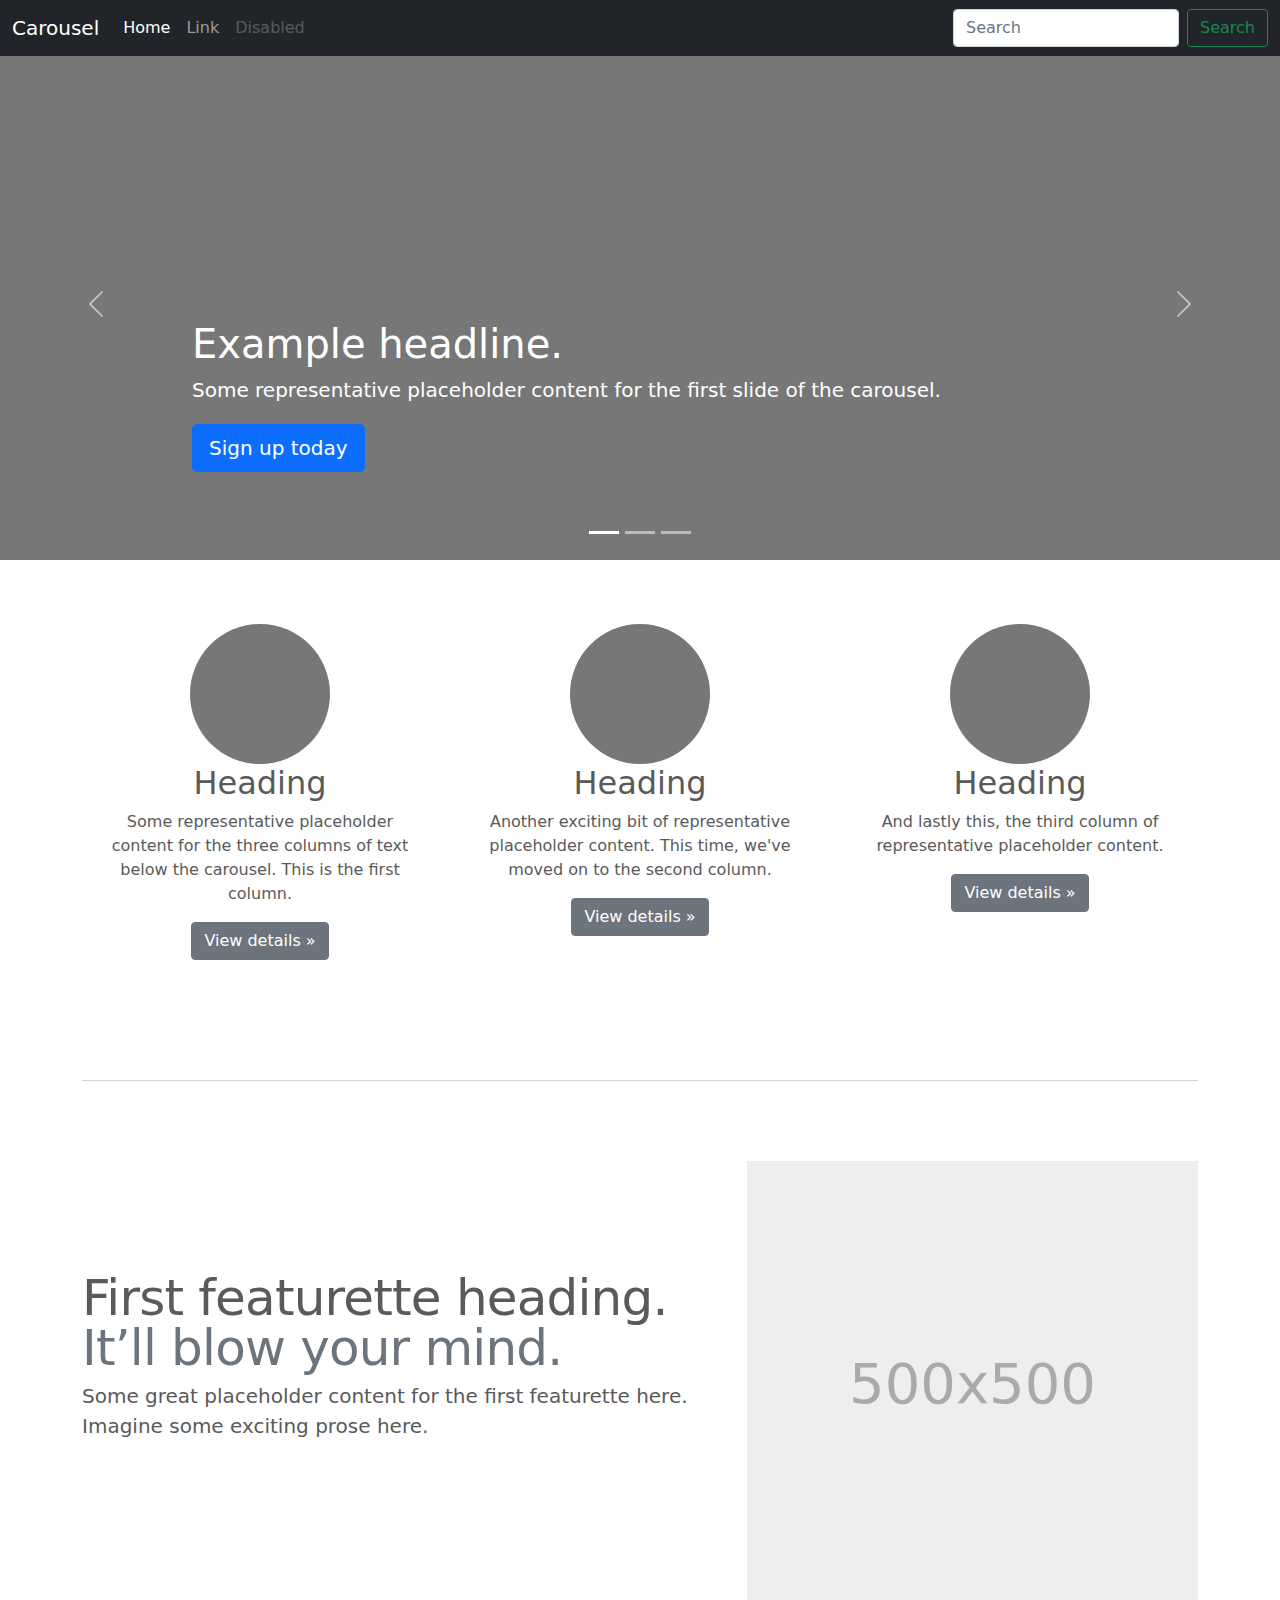
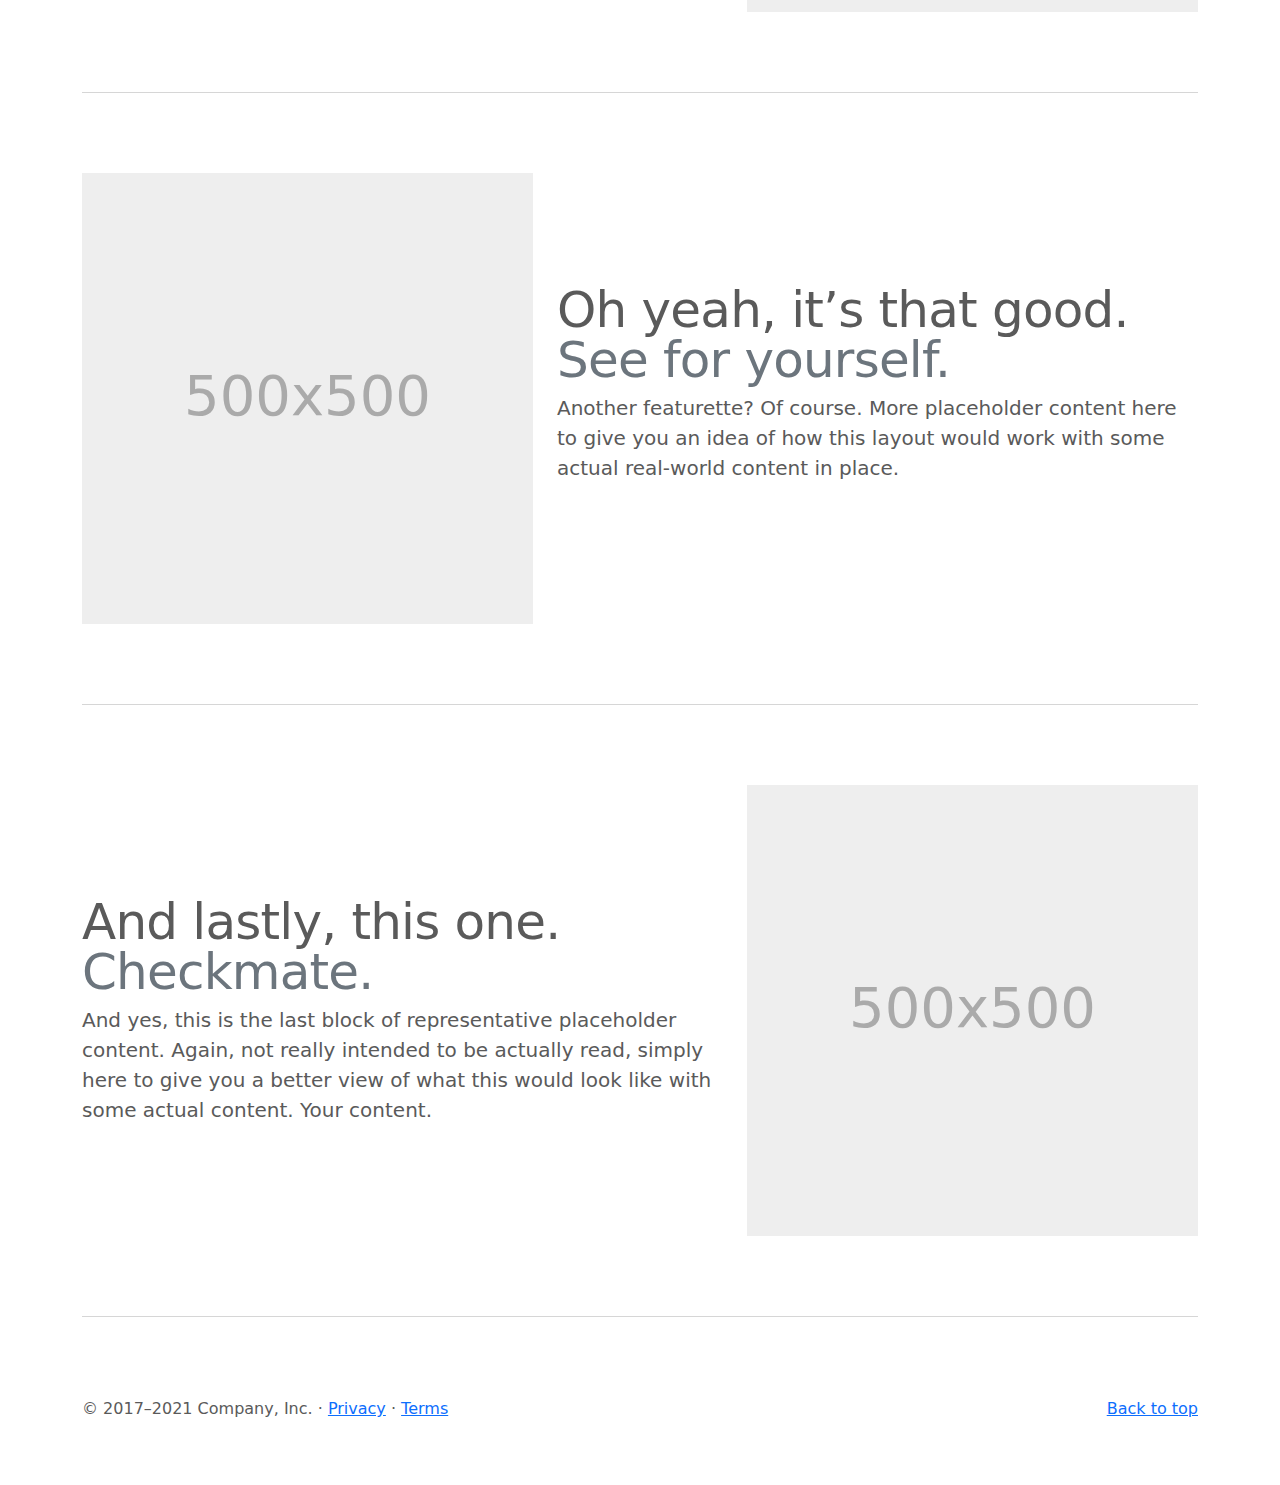
<file: bootstrap-5.0.2-examples/carousel/index.html>
<!doctype html>
<html lang="en">
  <head>
    <meta charset="utf-8">
    <meta name="viewport" content="width=device-width, initial-scale=1">
    <meta name="description" content="">
    <meta name="author" content="Mark Otto, Jacob Thornton, and Bootstrap contributors">
    <meta name="generator" content="Hugo 0.84.0">
    <title>Carousel Template · Bootstrap v5.0</title>

    <link rel="canonical" href="https://getbootstrap.com/docs/5.0/examples/carousel/">

    

    <!-- Bootstrap core CSS -->
<link href="../assets/dist/css/bootstrap.min.css" rel="stylesheet">

    <style>
      .bd-placeholder-img {
        font-size: 1.125rem;
        text-anchor: middle;
        -webkit-user-select: none;
        -moz-user-select: none;
        user-select: none;
      }

      @media (min-width: 768px) {
        .bd-placeholder-img-lg {
          font-size: 3.5rem;
        }
      }
    </style>

    
    <!-- Custom styles for this template -->
    <link href="carousel.css" rel="stylesheet">
  </head>
  <body>
    
<header>
  <nav class="navbar navbar-expand-md navbar-dark fixed-top bg-dark">
    <div class="container-fluid">
      <a class="navbar-brand" href="#">Carousel</a>
      <button class="navbar-toggler" type="button" data-bs-toggle="collapse" data-bs-target="#navbarCollapse" aria-controls="navbarCollapse" aria-expanded="false" aria-label="Toggle navigation">
        <span class="navbar-toggler-icon"></span>
      </button>
      <div class="collapse navbar-collapse" id="navbarCollapse">
        <ul class="navbar-nav me-auto mb-2 mb-md-0">
          <li class="nav-item">
            <a class="nav-link active" aria-current="page" href="#">Home</a>
          </li>
          <li class="nav-item">
            <a class="nav-link" href="#">Link</a>
          </li>
          <li class="nav-item">
            <a class="nav-link disabled" href="#" tabindex="-1" aria-disabled="true">Disabled</a>
          </li>
        </ul>
        <form class="d-flex">
          <input class="form-control me-2" type="search" placeholder="Search" aria-label="Search">
          <button class="btn btn-outline-success" type="submit">Search</button>
        </form>
      </div>
    </div>
  </nav>
</header>

<main>

  <div id="myCarousel" class="carousel slide" data-bs-ride="carousel">
    <div class="carousel-indicators">
      <button type="button" data-bs-target="#myCarousel" data-bs-slide-to="0" class="active" aria-current="true" aria-label="Slide 1"></button>
      <button type="button" data-bs-target="#myCarousel" data-bs-slide-to="1" aria-label="Slide 2"></button>
      <button type="button" data-bs-target="#myCarousel" data-bs-slide-to="2" aria-label="Slide 3"></button>
    </div>
    <div class="carousel-inner">
      <div class="carousel-item active">
        <svg class="bd-placeholder-img" width="100%" height="100%" xmlns="http://www.w3.org/2000/svg" aria-hidden="true" preserveAspectRatio="xMidYMid slice" focusable="false"><rect width="100%" height="100%" fill="#777"/></svg>

        <div class="container">
          <div class="carousel-caption text-start">
            <h1>Example headline.</h1>
            <p>Some representative placeholder content for the first slide of the carousel.</p>
            <p><a class="btn btn-lg btn-primary" href="#">Sign up today</a></p>
          </div>
        </div>
      </div>
      <div class="carousel-item">
        <svg class="bd-placeholder-img" width="100%" height="100%" xmlns="http://www.w3.org/2000/svg" aria-hidden="true" preserveAspectRatio="xMidYMid slice" focusable="false"><rect width="100%" height="100%" fill="#777"/></svg>

        <div class="container">
          <div class="carousel-caption">
            <h1>Another example headline.</h1>
            <p>Some representative placeholder content for the second slide of the carousel.</p>
            <p><a class="btn btn-lg btn-primary" href="#">Learn more</a></p>
          </div>
        </div>
      </div>
      <div class="carousel-item">
        <svg class="bd-placeholder-img" width="100%" height="100%" xmlns="http://www.w3.org/2000/svg" aria-hidden="true" preserveAspectRatio="xMidYMid slice" focusable="false"><rect width="100%" height="100%" fill="#777"/></svg>

        <div class="container">
          <div class="carousel-caption text-end">
            <h1>One more for good measure.</h1>
            <p>Some representative placeholder content for the third slide of this carousel.</p>
            <p><a class="btn btn-lg btn-primary" href="#">Browse gallery</a></p>
          </div>
        </div>
      </div>
    </div>
    <button class="carousel-control-prev" type="button" data-bs-target="#myCarousel" data-bs-slide="prev">
      <span class="carousel-control-prev-icon" aria-hidden="true"></span>
      <span class="visually-hidden">Previous</span>
    </button>
    <button class="carousel-control-next" type="button" data-bs-target="#myCarousel" data-bs-slide="next">
      <span class="carousel-control-next-icon" aria-hidden="true"></span>
      <span class="visually-hidden">Next</span>
    </button>
  </div>


  <!-- Marketing messaging and featurettes
  ================================================== -->
  <!-- Wrap the rest of the page in another container to center all the content. -->

  <div class="container marketing">

    <!-- Three columns of text below the carousel -->
    <div class="row">
      <div class="col-lg-4">
        <svg class="bd-placeholder-img rounded-circle" width="140" height="140" xmlns="http://www.w3.org/2000/svg" role="img" aria-label="Placeholder: 140x140" preserveAspectRatio="xMidYMid slice" focusable="false"><title>Placeholder</title><rect width="100%" height="100%" fill="#777"/><text x="50%" y="50%" fill="#777" dy=".3em">140x140</text></svg>

        <h2>Heading</h2>
        <p>Some representative placeholder content for the three columns of text below the carousel. This is the first column.</p>
        <p><a class="btn btn-secondary" href="#">View details &raquo;</a></p>
      </div><!-- /.col-lg-4 -->
      <div class="col-lg-4">
        <svg class="bd-placeholder-img rounded-circle" width="140" height="140" xmlns="http://www.w3.org/2000/svg" role="img" aria-label="Placeholder: 140x140" preserveAspectRatio="xMidYMid slice" focusable="false"><title>Placeholder</title><rect width="100%" height="100%" fill="#777"/><text x="50%" y="50%" fill="#777" dy=".3em">140x140</text></svg>

        <h2>Heading</h2>
        <p>Another exciting bit of representative placeholder content. This time, we've moved on to the second column.</p>
        <p><a class="btn btn-secondary" href="#">View details &raquo;</a></p>
      </div><!-- /.col-lg-4 -->
      <div class="col-lg-4">
        <svg class="bd-placeholder-img rounded-circle" width="140" height="140" xmlns="http://www.w3.org/2000/svg" role="img" aria-label="Placeholder: 140x140" preserveAspectRatio="xMidYMid slice" focusable="false"><title>Placeholder</title><rect width="100%" height="100%" fill="#777"/><text x="50%" y="50%" fill="#777" dy=".3em">140x140</text></svg>

        <h2>Heading</h2>
        <p>And lastly this, the third column of representative placeholder content.</p>
        <p><a class="btn btn-secondary" href="#">View details &raquo;</a></p>
      </div><!-- /.col-lg-4 -->
    </div><!-- /.row -->


    <!-- START THE FEATURETTES -->

    <hr class="featurette-divider">

    <div class="row featurette">
      <div class="col-md-7">
        <h2 class="featurette-heading">First featurette heading. <span class="text-muted">It’ll blow your mind.</span></h2>
        <p class="lead">Some great placeholder content for the first featurette here. Imagine some exciting prose here.</p>
      </div>
      <div class="col-md-5">
        <svg class="bd-placeholder-img bd-placeholder-img-lg featurette-image img-fluid mx-auto" width="500" height="500" xmlns="http://www.w3.org/2000/svg" role="img" aria-label="Placeholder: 500x500" preserveAspectRatio="xMidYMid slice" focusable="false"><title>Placeholder</title><rect width="100%" height="100%" fill="#eee"/><text x="50%" y="50%" fill="#aaa" dy=".3em">500x500</text></svg>

      </div>
    </div>

    <hr class="featurette-divider">

    <div class="row featurette">
      <div class="col-md-7 order-md-2">
        <h2 class="featurette-heading">Oh yeah, it’s that good. <span class="text-muted">See for yourself.</span></h2>
        <p class="lead">Another featurette? Of course. More placeholder content here to give you an idea of how this layout would work with some actual real-world content in place.</p>
      </div>
      <div class="col-md-5 order-md-1">
        <svg class="bd-placeholder-img bd-placeholder-img-lg featurette-image img-fluid mx-auto" width="500" height="500" xmlns="http://www.w3.org/2000/svg" role="img" aria-label="Placeholder: 500x500" preserveAspectRatio="xMidYMid slice" focusable="false"><title>Placeholder</title><rect width="100%" height="100%" fill="#eee"/><text x="50%" y="50%" fill="#aaa" dy=".3em">500x500</text></svg>

      </div>
    </div>

    <hr class="featurette-divider">

    <div class="row featurette">
      <div class="col-md-7">
        <h2 class="featurette-heading">And lastly, this one. <span class="text-muted">Checkmate.</span></h2>
        <p class="lead">And yes, this is the last block of representative placeholder content. Again, not really intended to be actually read, simply here to give you a better view of what this would look like with some actual content. Your content.</p>
      </div>
      <div class="col-md-5">
        <svg class="bd-placeholder-img bd-placeholder-img-lg featurette-image img-fluid mx-auto" width="500" height="500" xmlns="http://www.w3.org/2000/svg" role="img" aria-label="Placeholder: 500x500" preserveAspectRatio="xMidYMid slice" focusable="false"><title>Placeholder</title><rect width="100%" height="100%" fill="#eee"/><text x="50%" y="50%" fill="#aaa" dy=".3em">500x500</text></svg>

      </div>
    </div>

    <hr class="featurette-divider">

    <!-- /END THE FEATURETTES -->

  </div><!-- /.container -->


  <!-- FOOTER -->
  <footer class="container">
    <p class="float-end"><a href="#">Back to top</a></p>
    <p>&copy; 2017–2021 Company, Inc. &middot; <a href="#">Privacy</a> &middot; <a href="#">Terms</a></p>
  </footer>
</main>


    <script src="../assets/dist/js/bootstrap.bundle.min.js"></script>

      
  </body>
</html>
</file>
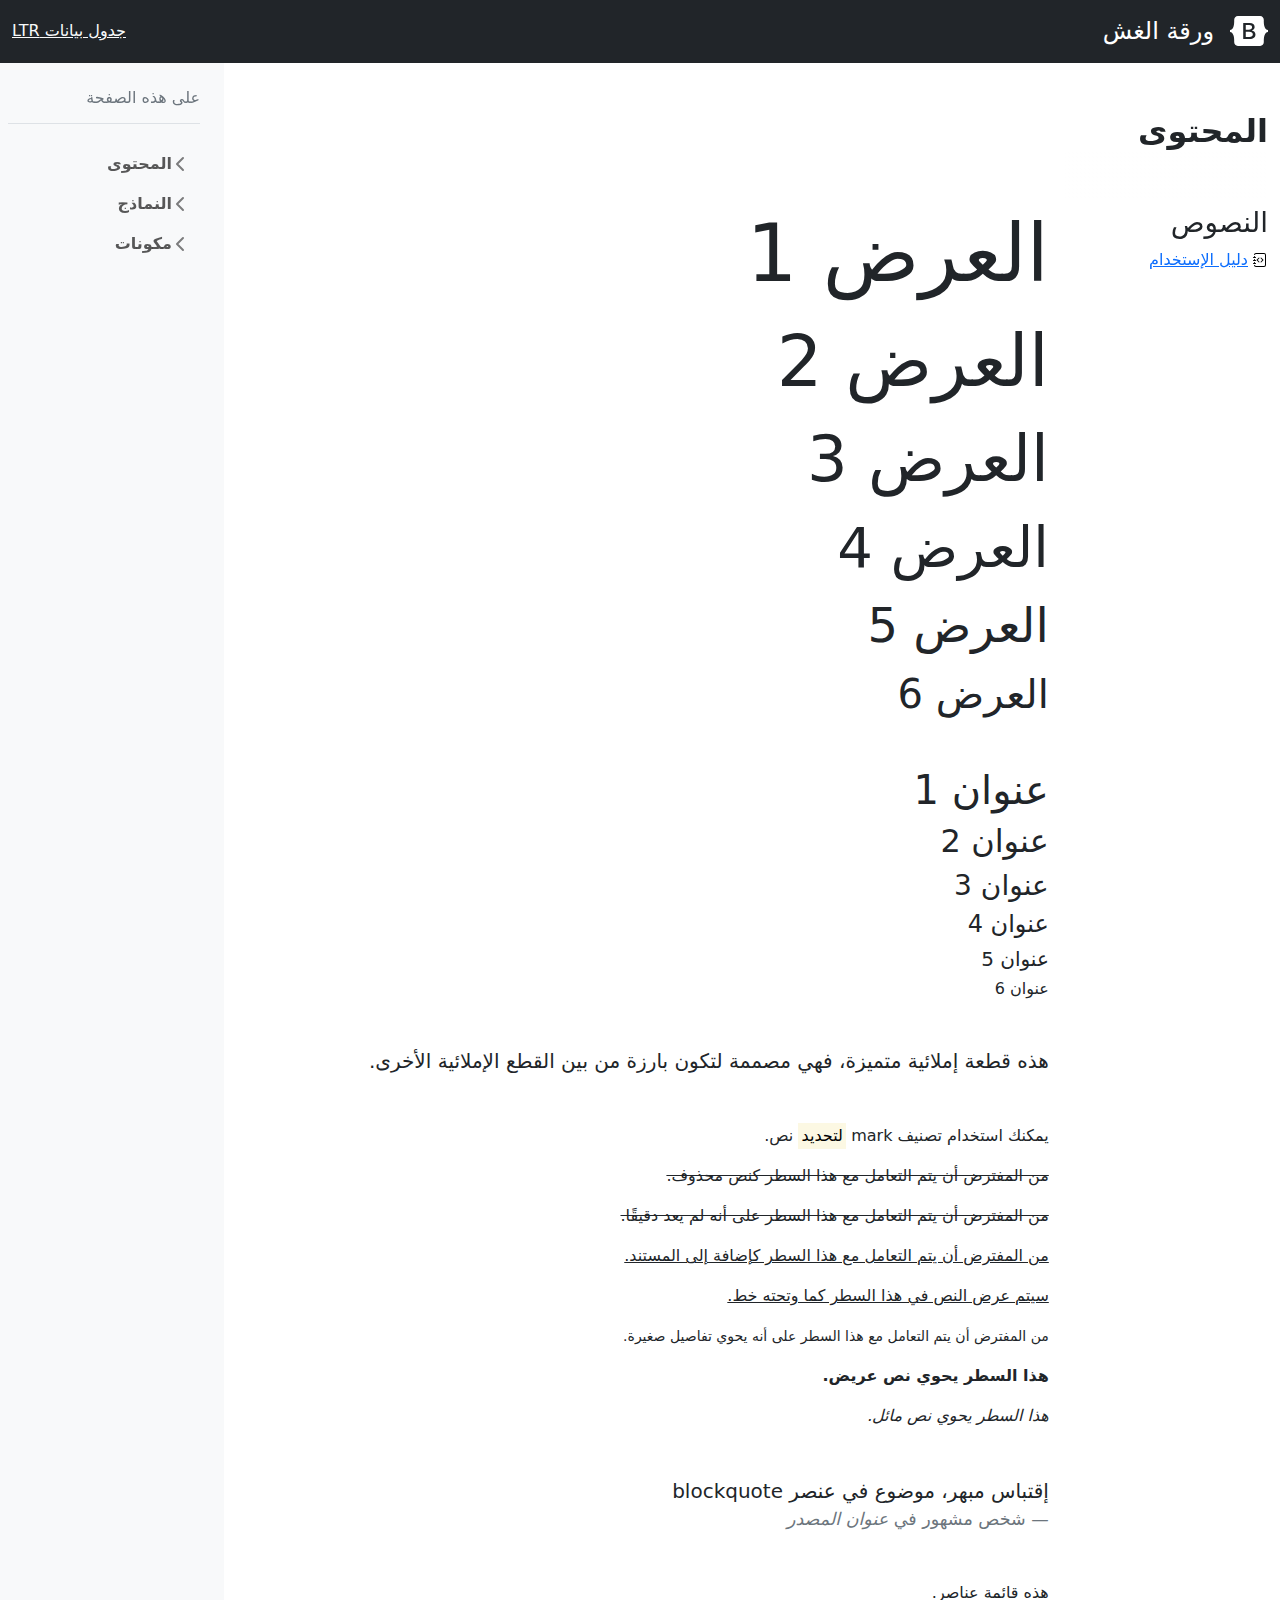
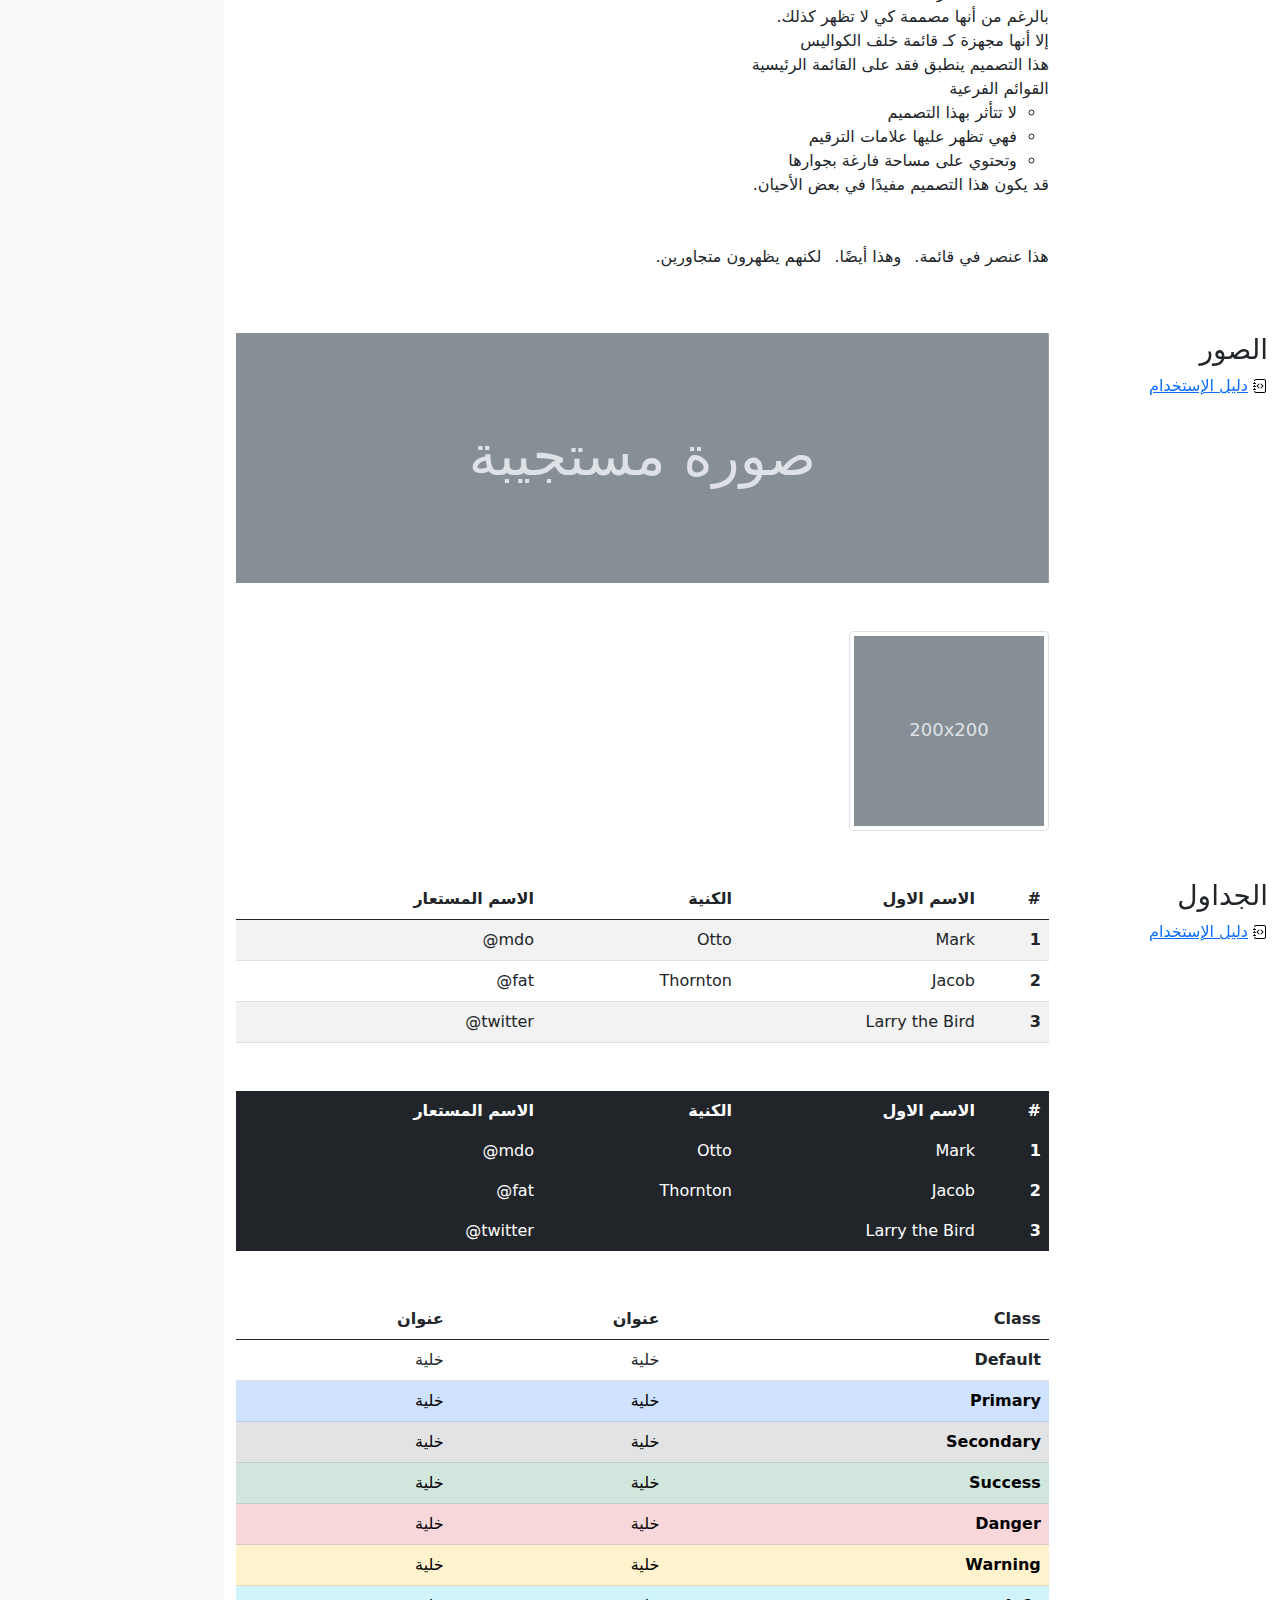
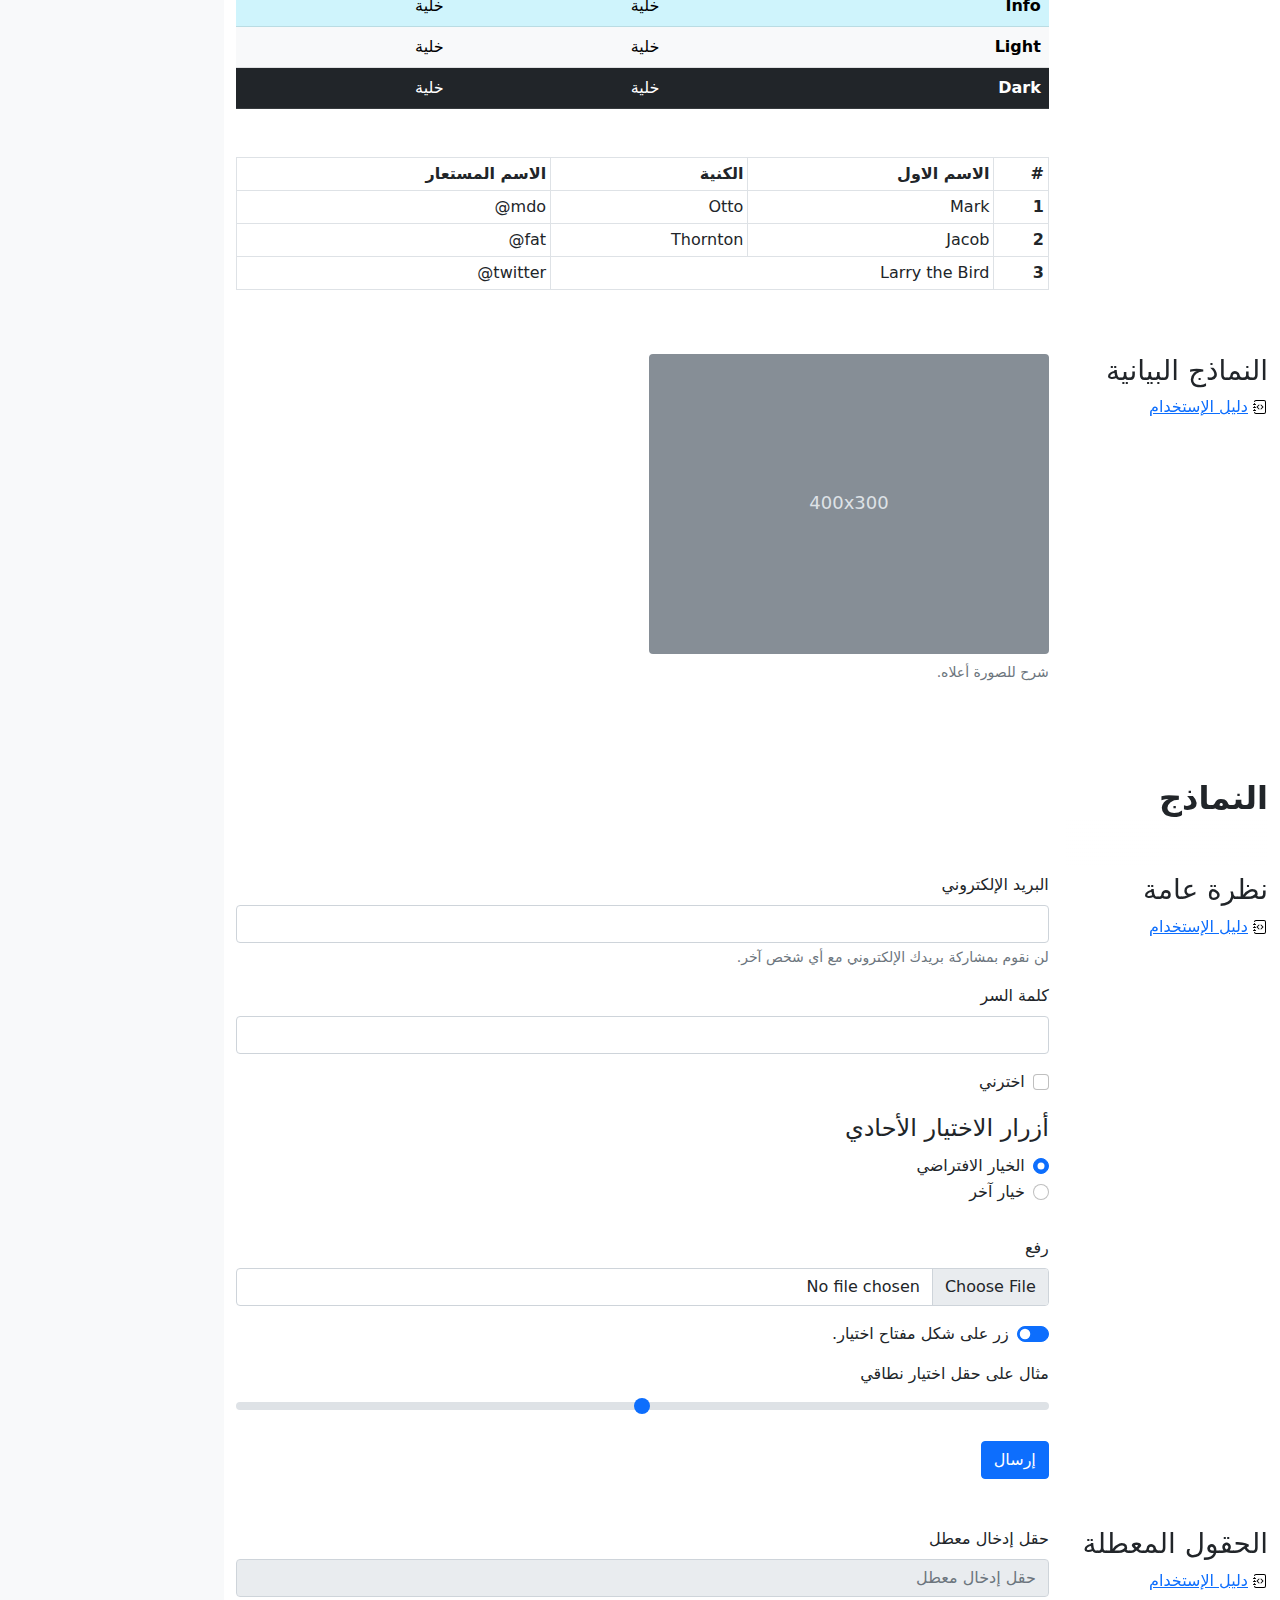
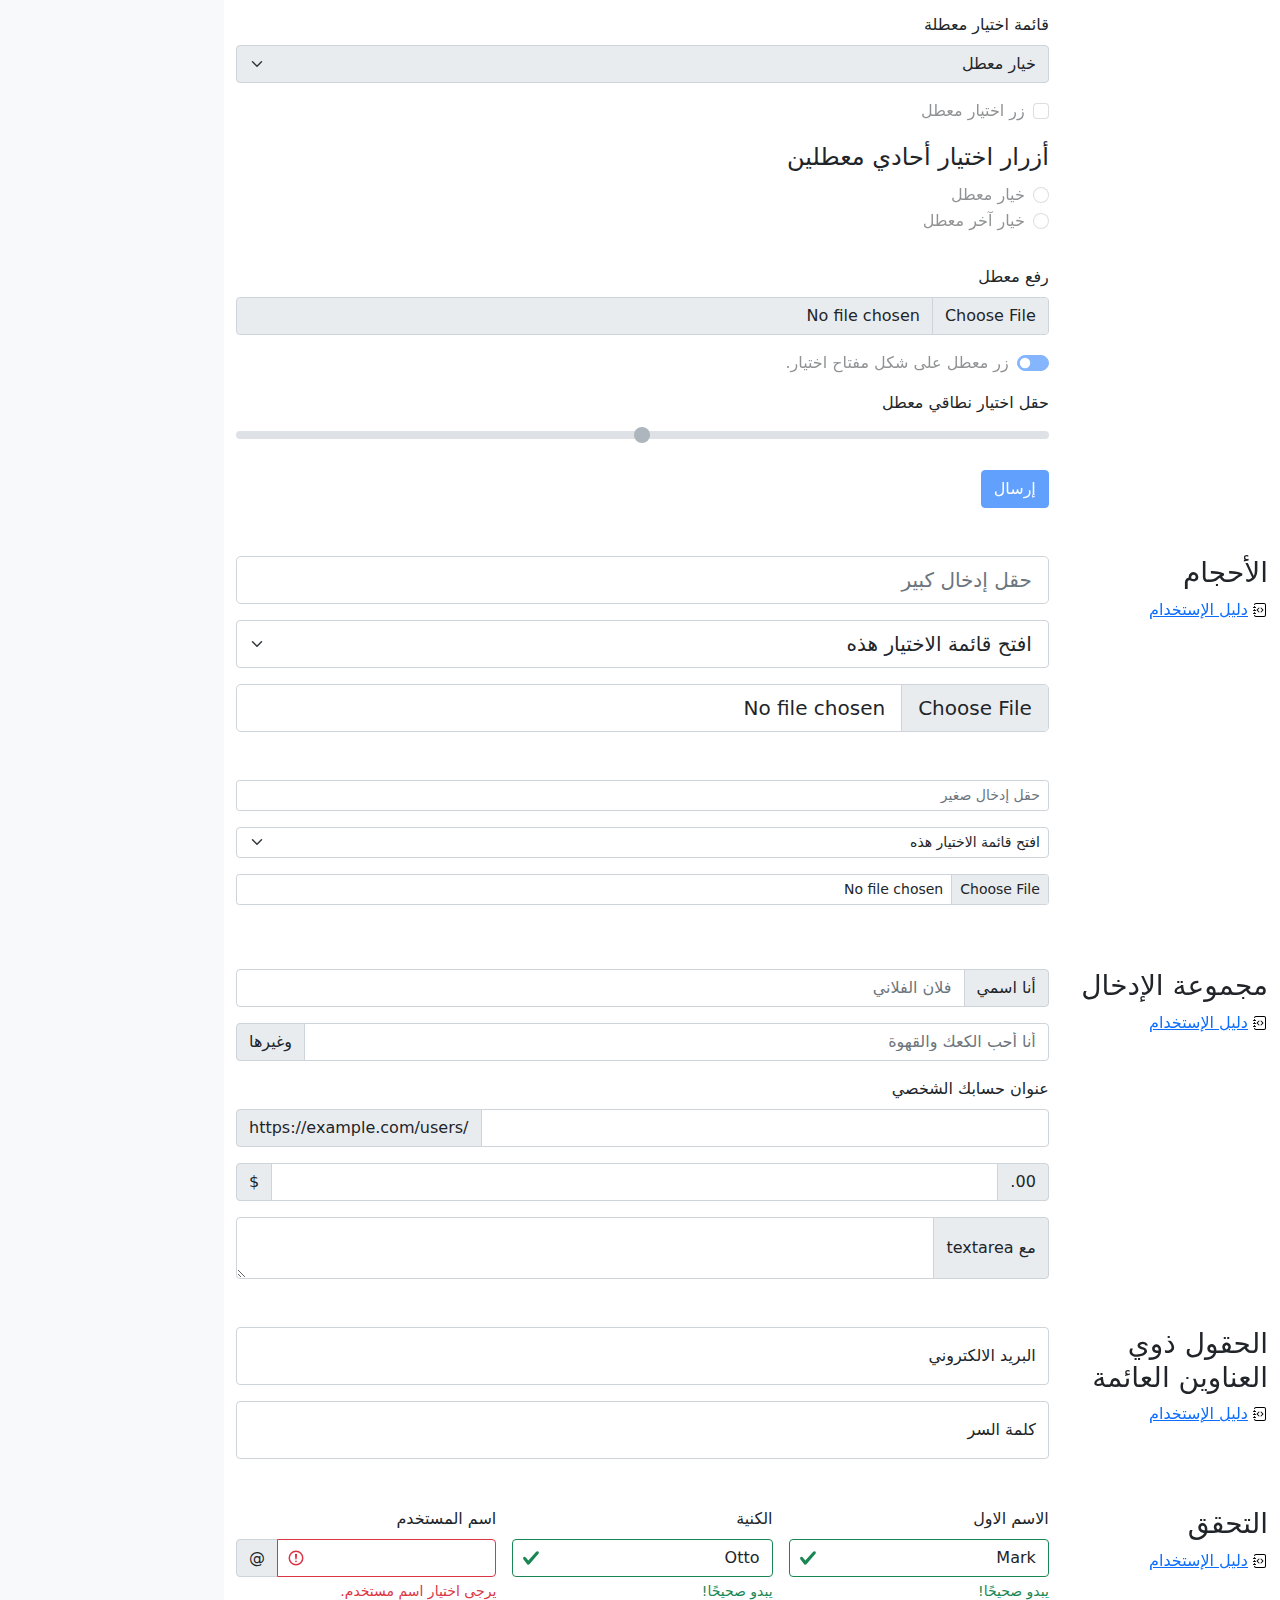
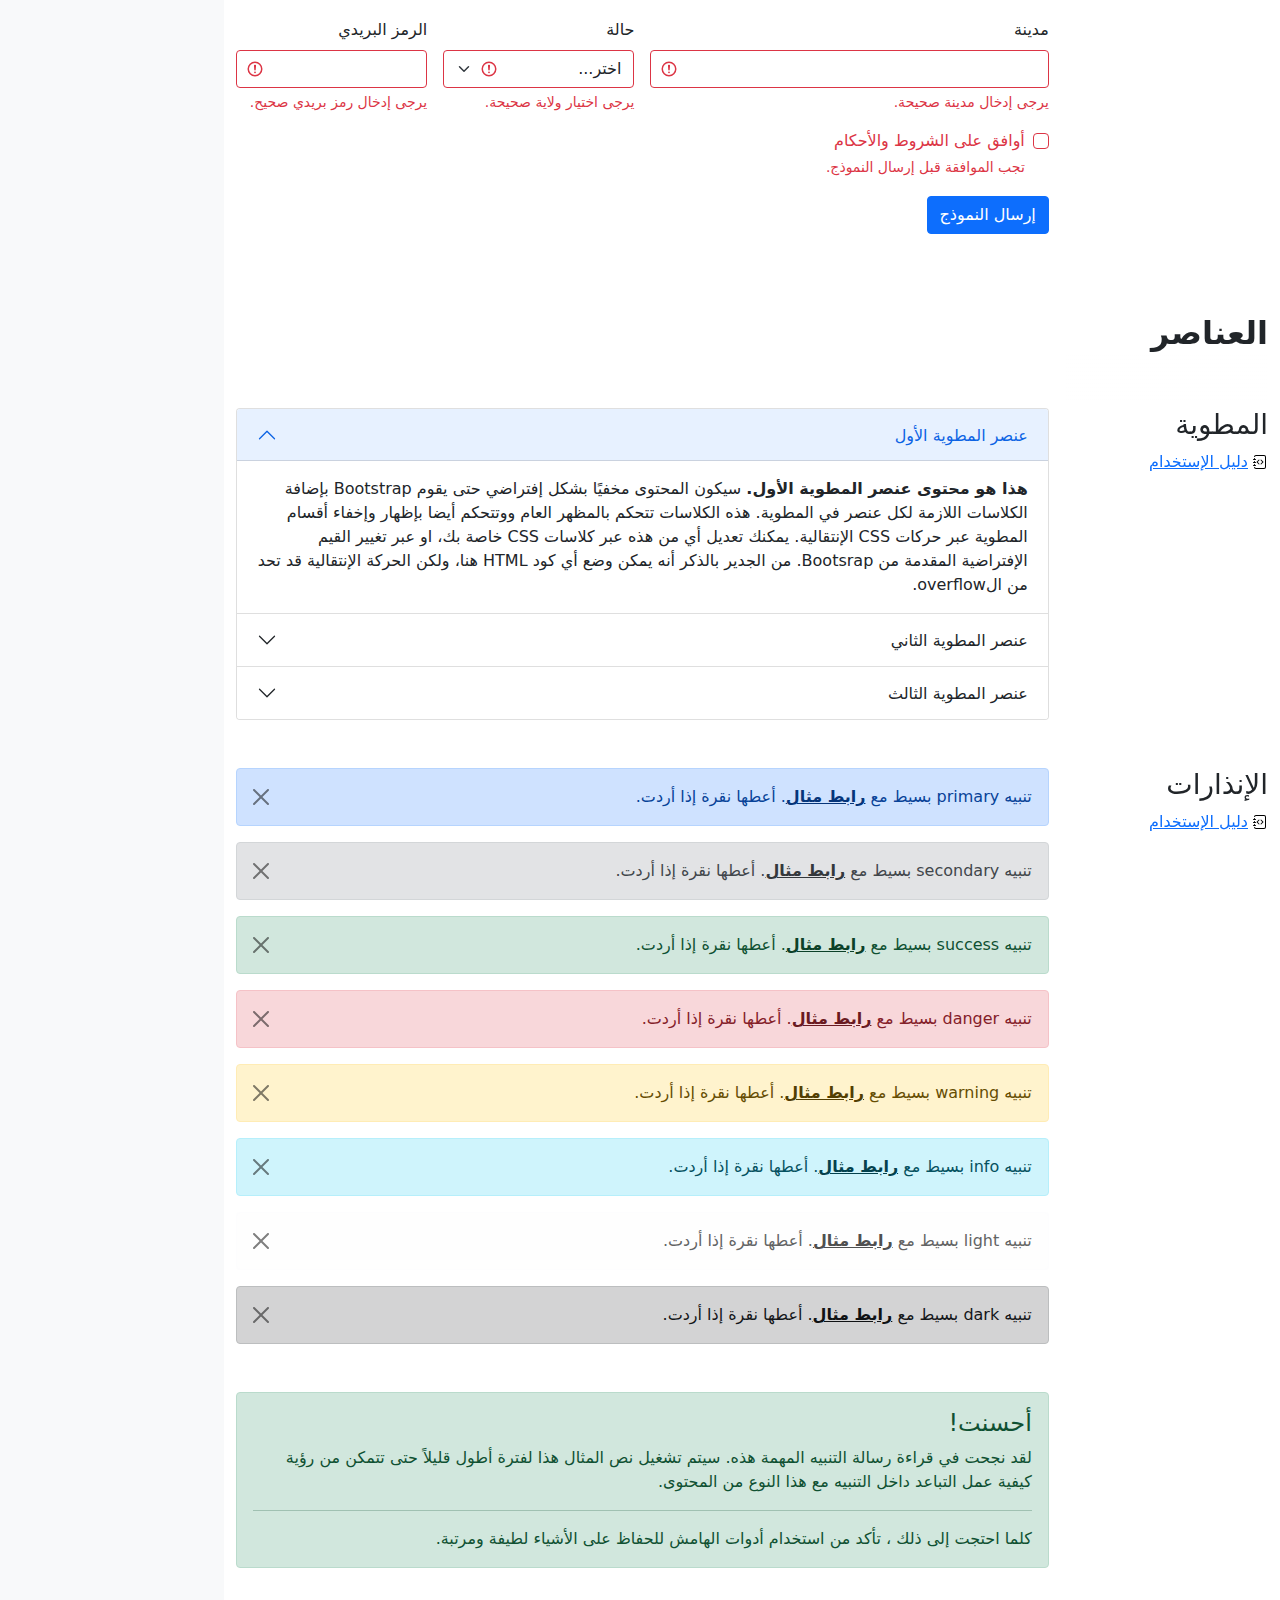
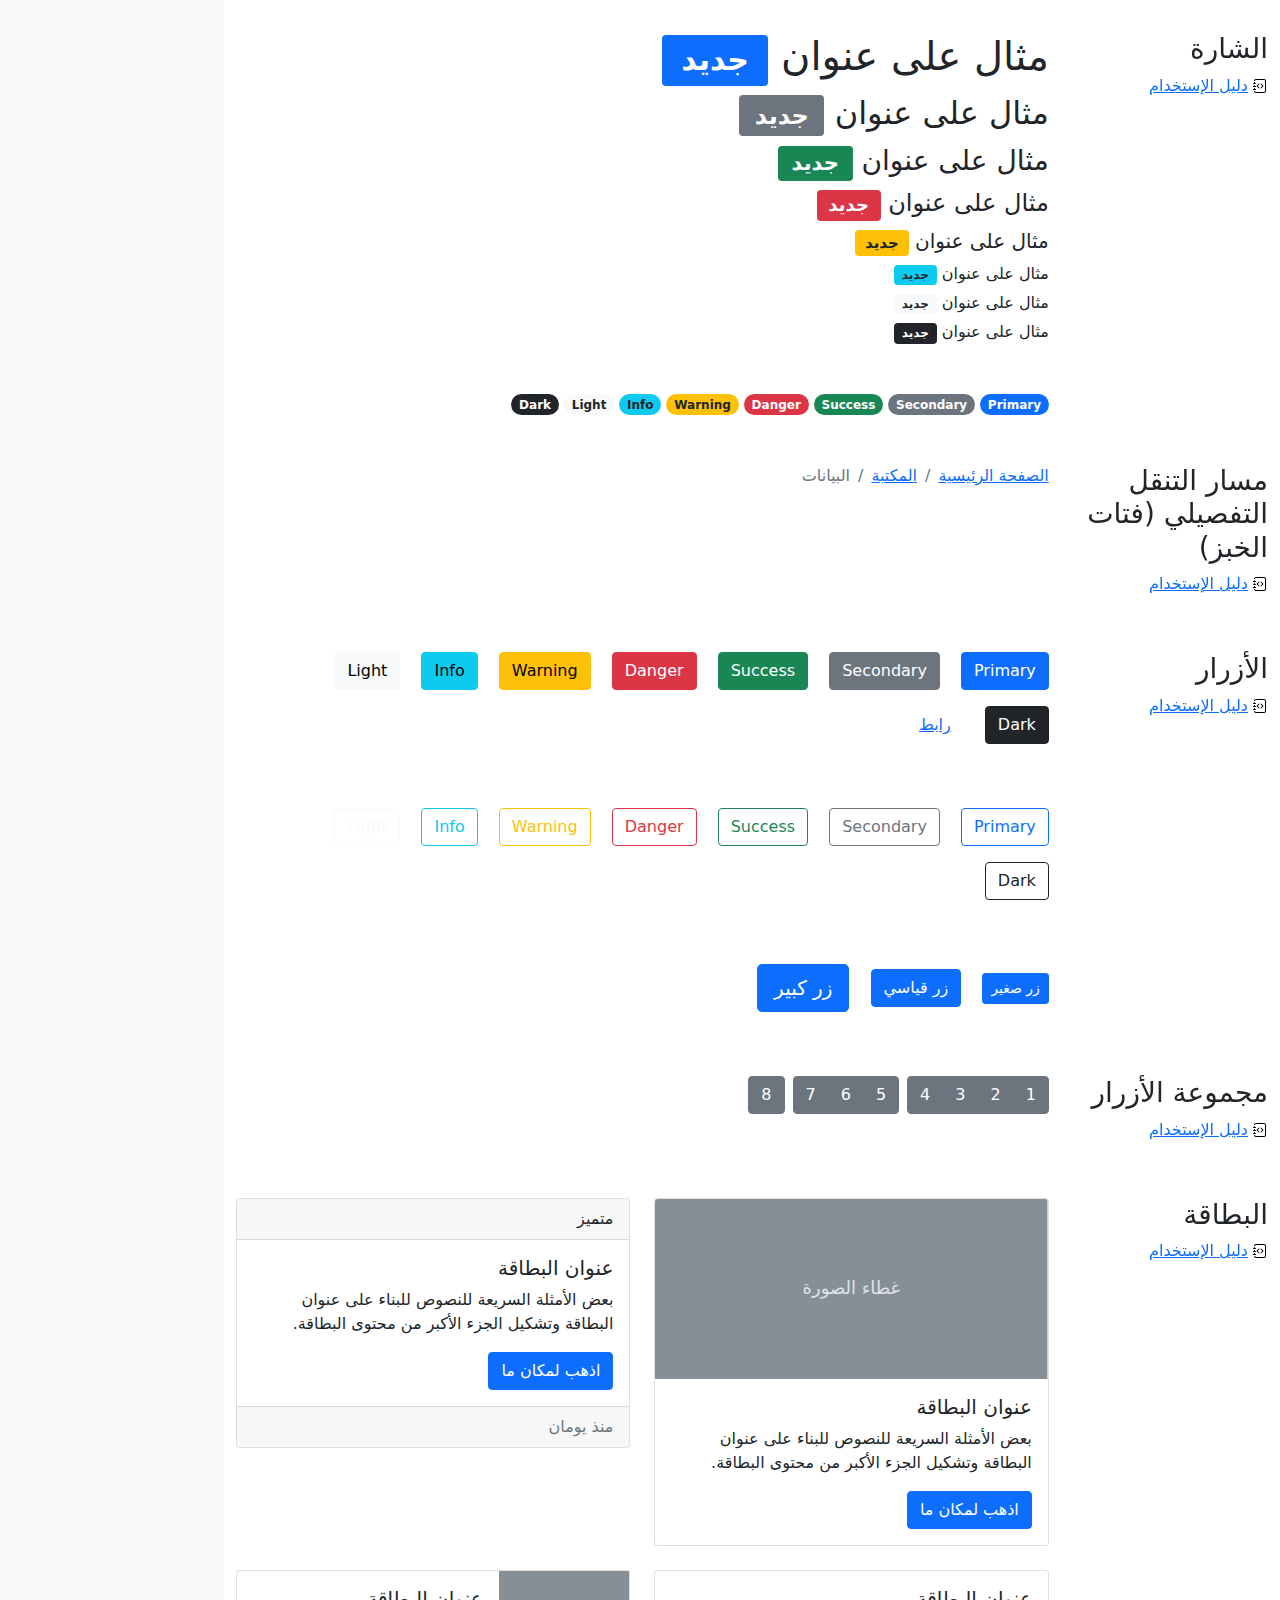
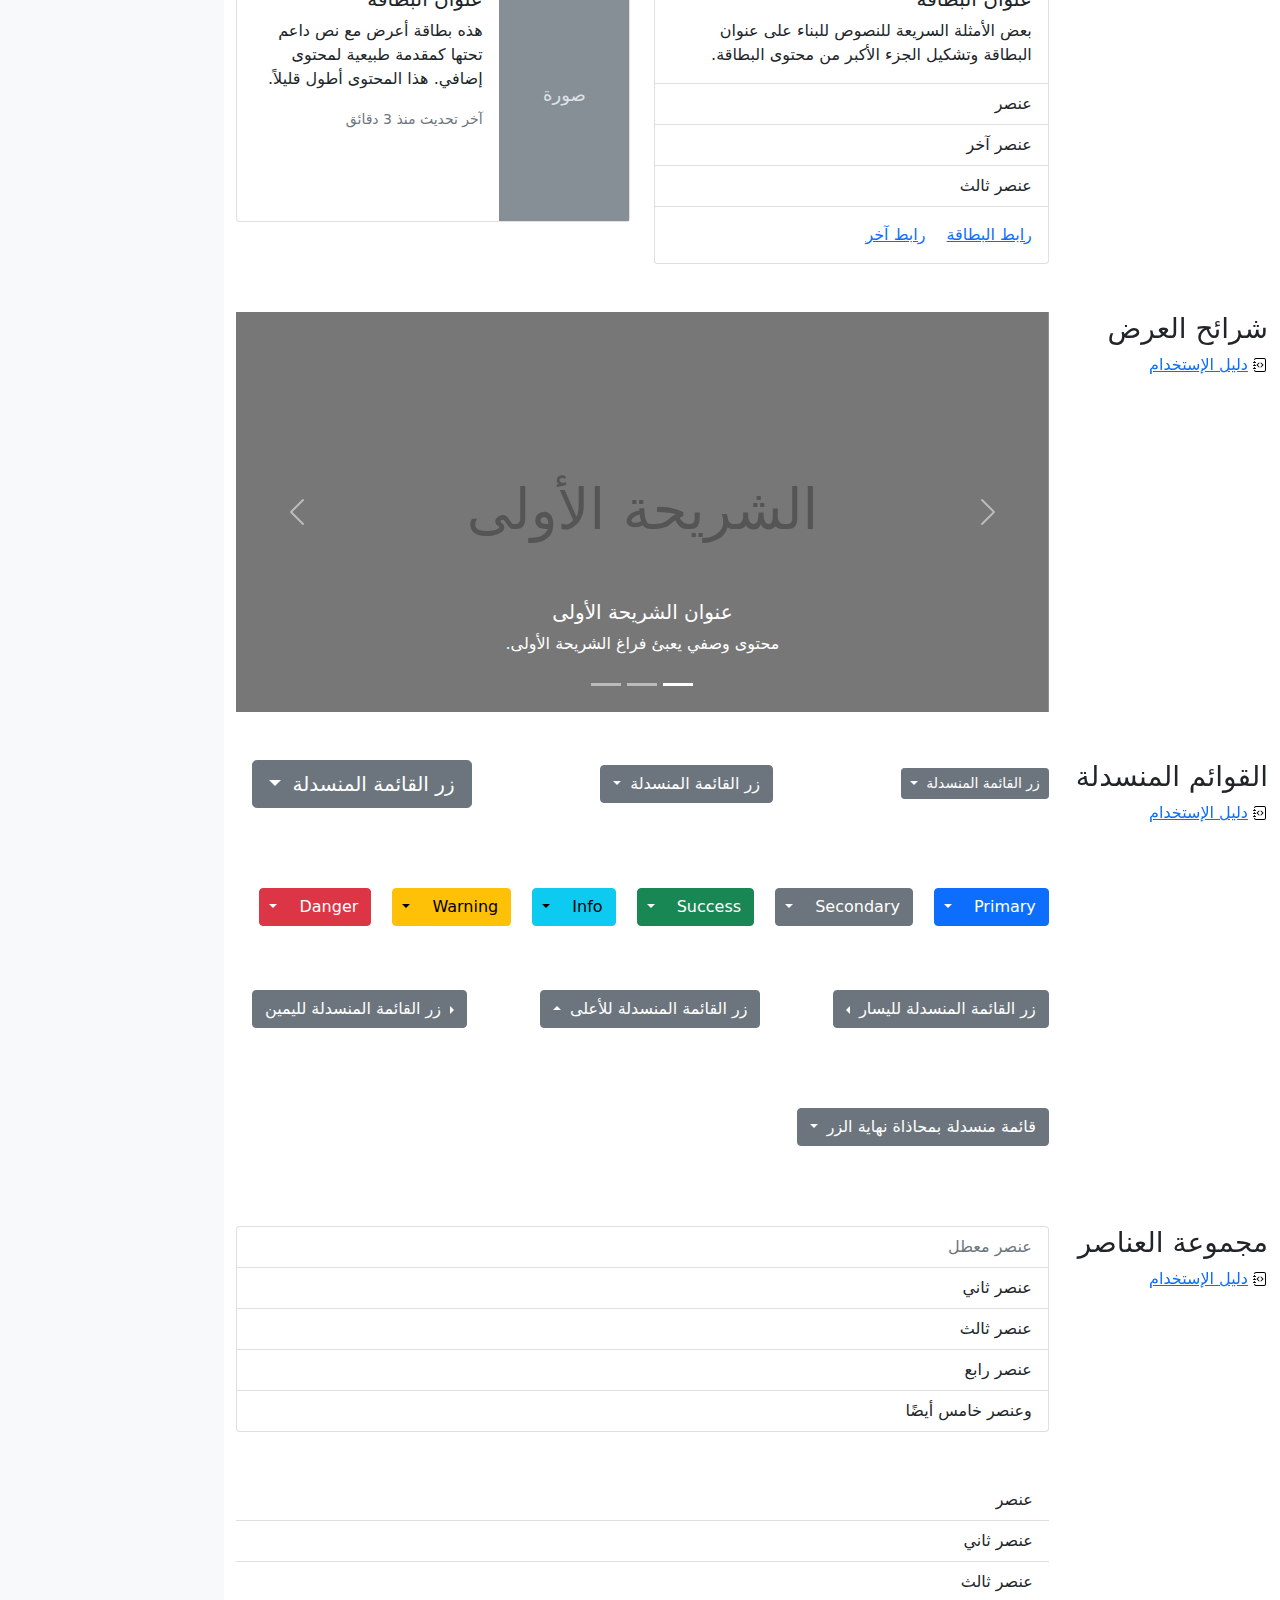
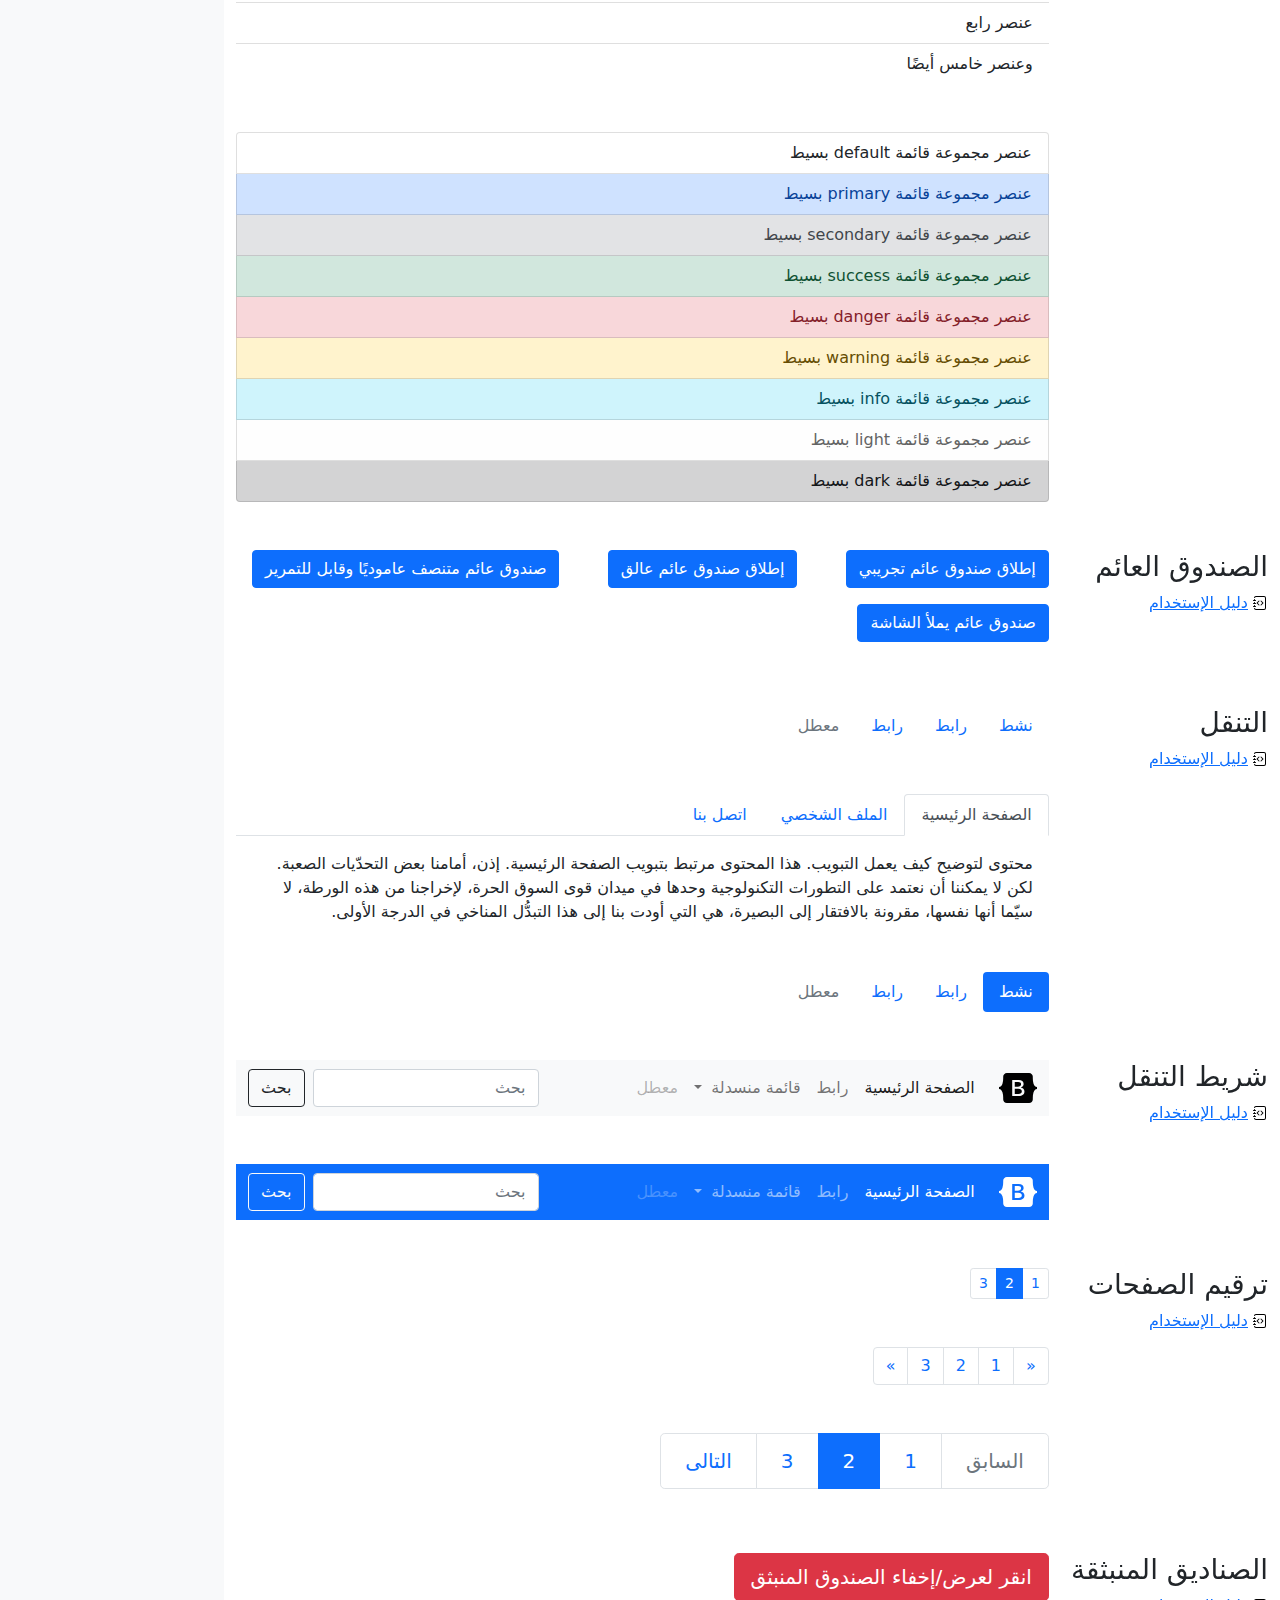
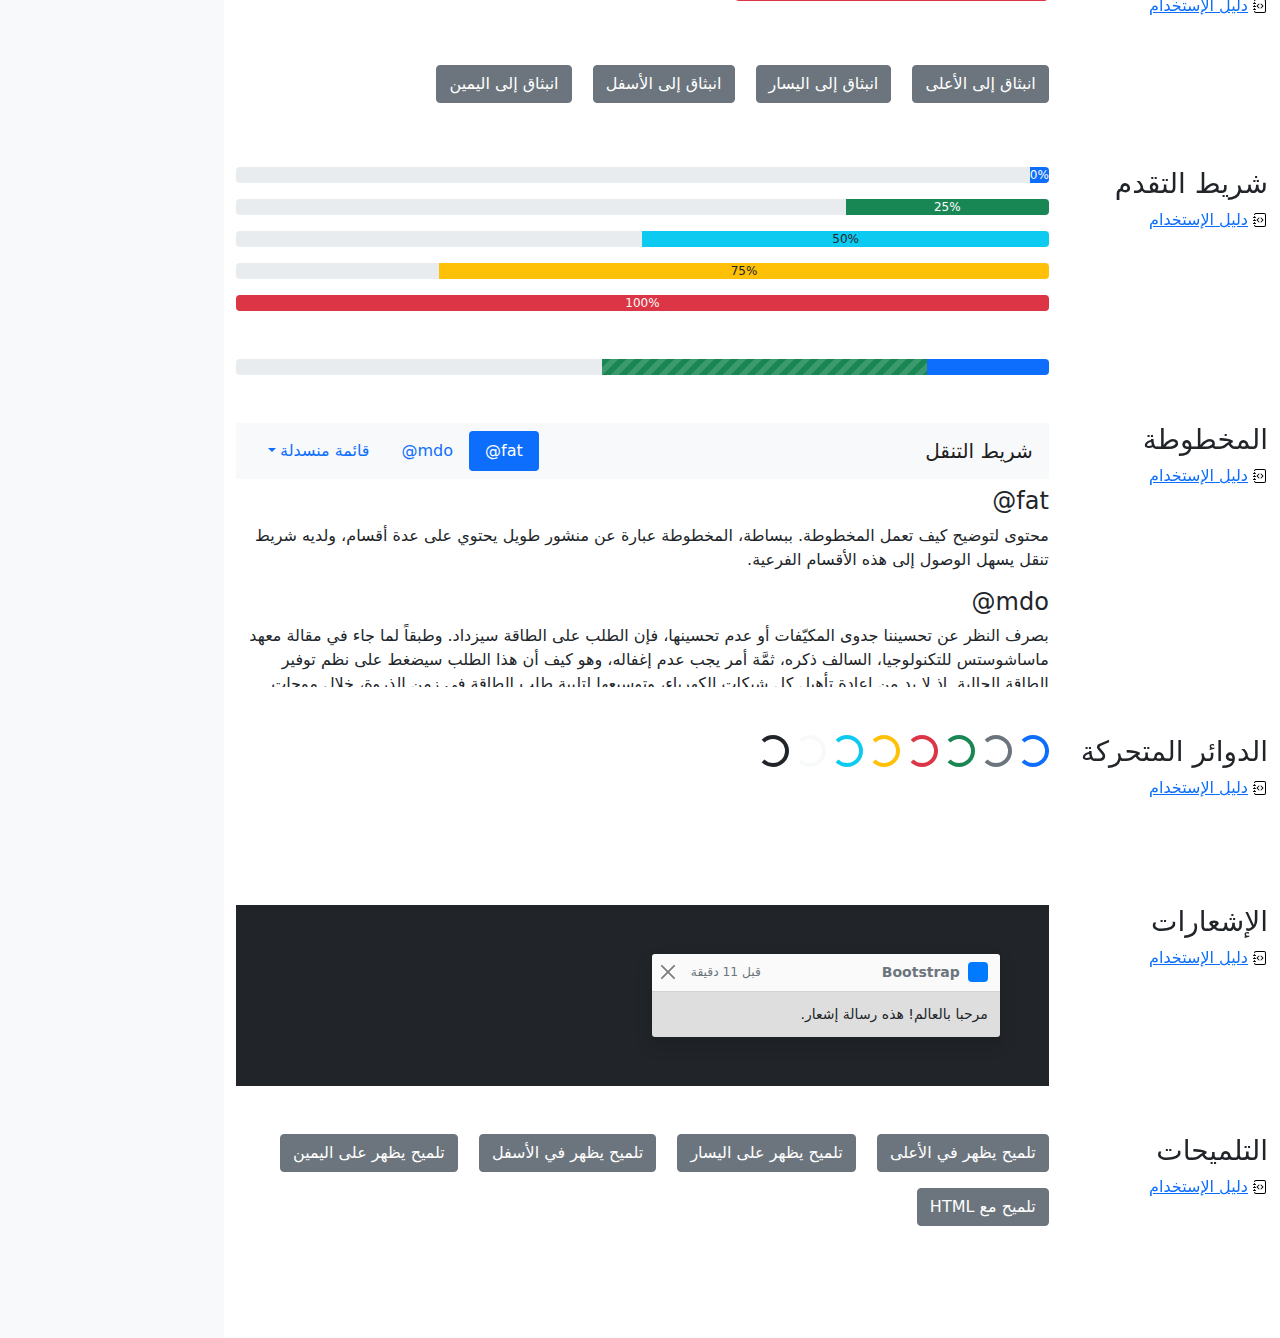
<file: bootstrap-5.0.2-examples/cheatsheet-rtl/index.html>
<!doctype html>
<html lang="ar" dir="rtl">
  <head>
    <meta charset="utf-8">
    <meta name="viewport" content="width=device-width, initial-scale=1">
    <meta name="description" content="">
    <meta name="author" content="Mark Otto, Jacob Thornton, and Bootstrap contributors">
    <meta name="generator" content="Hugo 0.84.0">
    <title>ورقة الغش · Bootstrap v5.0</title>

    <link rel="canonical" href="https://getbootstrap.com/docs/5.0/examples/cheatsheet-rtl/">

    

    <!-- Bootstrap core CSS -->
<link href="../assets/dist/css/bootstrap.rtl.min.css" rel="stylesheet">

    <style>
      .bd-placeholder-img {
        font-size: 1.125rem;
        text-anchor: middle;
        -webkit-user-select: none;
        -moz-user-select: none;
        user-select: none;
      }

      @media (min-width: 768px) {
        .bd-placeholder-img-lg {
          font-size: 3.5rem;
        }
      }
    </style>

    
    <!-- Custom styles for this template -->
    <link href="../cheatsheet/cheatsheet.rtl.css" rel="stylesheet">
  </head>
  <body class="bg-light">
    
<header class="bd-header bg-dark py-3 d-flex align-items-stretch border-bottom border-dark">
  <div class="container-fluid d-flex align-items-center">
    <h1 class="d-flex align-items-center fs-4 text-white mb-0">
      <img src="../assets/brand/bootstrap-logo-white.svg" width="38" height="30" class="me-3" alt="Bootstrap">
      ورقة الغش
    </h1>
    <a href="../examples/cheatsheet/" class="ms-auto link-light" hreflang="en">جدول بيانات LTR</a>
  </div>
</header>
<aside class="bd-aside sticky-xl-top text-muted align-self-start mb-3 mb-xl-5 px-2">
  <h2 class="h6 pt-4 pb-3 mb-4 border-bottom">على هذه الصفحة</h2>
  <nav class="small" id="toc">
    <ul class="list-unstyled">
      <li class="my-2">
        <button class="btn d-inline-flex align-items-center collapsed" data-bs-toggle="collapse" aria-expanded="false" data-bs-target="#contents-collapse" aria-controls="contents-collapse">المحتوى</button>
        <ul class="list-unstyled ps-3 collapse" id="contents-collapse">
          <li><a class="d-inline-flex align-items-center rounded" href="#typography">النصوص</a></li>
          <li><a class="d-inline-flex align-items-center rounded" href="#images">الصور</a></li>
          <li><a class="d-inline-flex align-items-center rounded" href="#tables">الجداول</a></li>
          <li><a class="d-inline-flex align-items-center rounded" href="#figures">النماذج البيانية</a></li>
        </ul>
      </li>
      <li class="my-2">
        <button class="btn d-inline-flex align-items-center collapsed" data-bs-toggle="collapse" aria-expanded="false" data-bs-target="#forms-collapse" aria-controls="forms-collapse">النماذج</button>
        <ul class="list-unstyled ps-3 collapse" id="forms-collapse">
          <li><a class="d-inline-flex align-items-center rounded" href="#overview">نظرة عامة</a></li>
          <li><a class="d-inline-flex align-items-center rounded" href="#disabled-forms">الحقول المعطلة</a></li>
          <li><a class="d-inline-flex align-items-center rounded" href="#sizing">الأحجام</a></li>
          <li><a class="d-inline-flex align-items-center rounded" href="#input-group">مجموعة الإدخال</a></li>
          <li><a class="d-inline-flex align-items-center rounded" href="#floating-labels">الحقول ذوي العناوين العائمة</a></li>
          <li><a class="d-inline-flex align-items-center rounded" href="#validation">التحقق</a></li>
        </ul>
      </li>
      <li class="my-2">
        <button class="btn d-inline-flex align-items-center collapsed" data-bs-toggle="collapse" aria-expanded="false" data-bs-target="#components-collapse" aria-controls="components-collapse">مكونات</button>
        <ul class="list-unstyled ps-3 collapse" id="components-collapse">
          <li><a class="d-inline-flex align-items-center rounded" href="#accordion">المطوية</a></li>
          <li><a class="d-inline-flex align-items-center rounded" href="#alerts">الإنذارات</a></li>
          <li><a class="d-inline-flex align-items-center rounded" href="#badge">الشارة</a></li>
          <li><a class="d-inline-flex align-items-center rounded" href="#breadcrumb">مسار التنقل التفصيلي</a></li>
          <li><a class="d-inline-flex align-items-center rounded" href="#buttons">الأزرار</a></li>
          <li><a class="d-inline-flex align-items-center rounded" href="#button-group">مجموعة الأزرار</a></li>
          <li><a class="d-inline-flex align-items-center rounded" href="#card">البطاقة</a></li>
          <li><a class="d-inline-flex align-items-center rounded" href="#carousel">شرائح العرض</a></li>
          <li><a class="d-inline-flex align-items-center rounded" href="#dropdowns">القوائم المنسدلة</a></li>
          <li><a class="d-inline-flex align-items-center rounded" href="#list-group">مجموعة العناصر</a></li>
          <li><a class="d-inline-flex align-items-center rounded" href="#modal">الصندوق العائم</a></li>
          <li><a class="d-inline-flex align-items-center rounded" href="#navs">التنقل</a></li>
          <li><a class="d-inline-flex align-items-center rounded" href="#navbar">شريط التنقل</a></li>
          <li><a class="d-inline-flex align-items-center rounded" href="#pagination">ترقيم الصفحات</a></li>
          <li><a class="d-inline-flex align-items-center rounded" href="#popovers">الصناديق المنبثقة</a></li>
          <li><a class="d-inline-flex align-items-center rounded" href="#progress">شريط التقدم</a></li>
          <li><a class="d-inline-flex align-items-center rounded" href="#scrollspy">المخطوطة</a></li>
          <li><a class="d-inline-flex align-items-center rounded" href="#spinners">الدوائر المتحركة</a></li>
          <li><a class="d-inline-flex align-items-center rounded" href="#toasts">الإشعارات</a></li>
          <li><a class="d-inline-flex align-items-center rounded" href="#tooltips">التلميحات</a></li>
        </ul>
      </li>
    </ul>
  </nav>
</aside>
<div class="bd-cheatsheet container-fluid bg-body">
  <section id="content">
    <h2 class="sticky-xl-top fw-bold pt-3 pt-xl-5 pb-2 pb-xl-3">المحتوى</h2>

    <article class="my-3" id="typography">
      <div class="bd-heading sticky-xl-top align-self-start mt-5 mb-3 mt-xl-0 mb-xl-2">
        <h3>النصوص</h3>
        <a class="d-flex align-items-center" hreflang="en" href="../content/typography/">دليل الإستخدام</a>
      </div>

      <div>
        <div class="bd-example">
        <p class="display-1">العرض 1</p>
        <p class="display-2">العرض 2</p>
        <p class="display-3">العرض 3</p>
        <p class="display-4">العرض 4</p>
        <p class="display-5">العرض 5</p>
        <p class="display-6">العرض 6</p>
        </div>

        <div class="bd-example">
        <p class="h1">عنوان 1</p>
        <p class="h2">عنوان 2</p>
        <p class="h3">عنوان 3</p>
        <p class="h4">عنوان 4</p>
        <p class="h5">عنوان 5</p>
        <p class="h6">عنوان 6</p>
        </div>

        <div class="bd-example">
        <p class="lead">
          هذه قطعة إملائية متميزة، فهي مصممة لتكون بارزة من بين القطع الإملائية الأخرى.
        </p>
        </div>

        <div class="bd-example">
        <p>يمكنك استخدام تصنيف mark <mark>لتحديد</mark> نص.</p>
        <p><del>من المفترض أن يتم التعامل مع هذا السطر كنص محذوف.</del></p>
        <p><s>من المفترض أن يتم التعامل مع هذا السطر على أنه لم يعد دقيقًا.</s></p>
        <p><ins>من المفترض أن يتم التعامل مع هذا السطر كإضافة إلى المستند.</ins></p>
        <p><u>سيتم عرض النص في هذا السطر كما وتحته خط.</u></p>
        <p><small>من المفترض أن يتم التعامل مع هذا السطر على أنه يحوي تفاصيل صغيرة.</small></p>
        <p><strong>هذا السطر يحوي نص عريض.</strong></p>
        <p><em>هذا السطر يحوي نص مائل.</em></p>
        </div>

        <div class="bd-example">
        <blockquote class="blockquote">
          <p>إقتباس مبهر، موضوع في عنصر blockquote</p>
          <footer class="blockquote-footer">شخص مشهور في <cite title= "عنوان المصدر"> عنوان المصدر </cite></footer>
        </blockquote>
        </div>

        <div class="bd-example">
        <ul class="list-unstyled">
          <li>هذه قائمة عناصر.</li>
          <li>بالرغم من أنها مصممة كي لا تظهر كذلك.</li>
          <li>إلا أنها مجهزة كـ قائمة خلف الكواليس</li>
          <li>هذا التصميم ينطبق فقد على القائمة الرئيسية</li>
          <li>القوائم الفرعية
            <ul>
              <li>لا تتأثر بهذا التصميم</li>
              <li>فهي تظهر عليها علامات الترقيم</li>
              <li>وتحتوي على مساحة فارغة بجوارها</li>
            </ul>
          </li>
          <li>قد يكون هذا التصميم مفيدًا في بعض الأحيان.</li>
        </ul>
        </div>

        <div class="bd-example">
        <ul class="list-inline">
          <li class="list-inline-item">هذا عنصر في قائمة.</li>
          <li class="list-inline-item">وهذا أيضًا.</li>
          <li class="list-inline-item">لكنهم يظهرون متجاورين.</li>
        </ul>
        </div>
      </div>
    </article>
    <article class="my-3" id="images">
      <div class="bd-heading sticky-xl-top align-self-start mt-5 mb-3 mt-xl-0 mb-xl-2">
        <h3>الصور</h3>
        <a class="d-flex align-items-center" hreflang="en" href="../content/images/">دليل الإستخدام</a>
      </div>

      <div>
        <div class="bd-example">
        <svg class="bd-placeholder-img bd-placeholder-img-lg img-fluid" width="100%" height="250" xmlns="http://www.w3.org/2000/svg" role="img" aria-label="Placeholder: صورة مستجيبة" preserveAspectRatio="xMidYMid slice" focusable="false"><title>Placeholder</title><rect width="100%" height="100%" fill="#868e96"/><text x="50%" y="50%" fill="#dee2e6" dy=".3em">صورة مستجيبة</text></svg>

        </div>

        <div class="bd-example">
        <svg class="bd-placeholder-img img-thumbnail" width="200" height="200" xmlns="http://www.w3.org/2000/svg" role="img" aria-label="صورة عنصر نائب مربع عام مع حدود بيضاء حولها ، مما يجعلها تشبه صورة تم التقاطها بكاميرا فورية قديمة: 200x200" preserveAspectRatio="xMidYMid slice" focusable="false"><title>صورة عنصر نائب مربع عام مع حدود بيضاء حولها ، مما يجعلها تشبه صورة تم التقاطها بكاميرا فورية قديمة</title><rect width="100%" height="100%" fill="#868e96"/><text x="50%" y="50%" fill="#dee2e6" dy=".3em">200x200</text></svg>

        </div>
      </div>
    </article>
    <article class="my-3" id="tables">
      <div class="bd-heading sticky-xl-top align-self-start mt-5 mb-3 mt-xl-0 mb-xl-2">
        <h3>الجداول</h3>
        <a class="d-flex align-items-center" hreflang="en" href="../content/tables/">دليل الإستخدام</a>
      </div>

      <div>
        <div class="bd-example">
        <table class="table table-striped">
          <thead>
          <tr>
            <th scope="col">#</th>
            <th scope="col">الاسم الاول</th>
            <th scope="col">الكنية</th>
            <th scope="col">الاسم المستعار</th>
          </tr>
          </thead>
          <tbody>
          <tr>
            <th scope="row">1</th>
            <td>Mark</td>
            <td>Otto</td>
            <td><bdo lang="en" dir="ltr">@mdo</bdo></td>
          </tr>
          <tr>
            <th scope="row">2</th>
            <td>Jacob</td>
            <td>Thornton</td>
            <td><bdo lang="en" dir="ltr">@fat</bdo></td>
          </tr>
          <tr>
            <th scope="row">3</th>
            <td colspan="2">Larry the Bird</td>
            <td><bdo lang="en" dir="ltr">@twitter</bdo></td>
          </tr>
          </tbody>
        </table>
        </div>

        <div class="bd-example">
        <table class="table table-dark table-borderless">
          <thead>
          <tr>
            <th scope="col">#</th>
            <th scope="col">الاسم الاول</th>
            <th scope="col">الكنية</th>
            <th scope="col">الاسم المستعار</th>
          </tr>
          </thead>
          <tbody>
          <tr>
            <th scope="row">1</th>
            <td>Mark</td>
            <td>Otto</td>
            <td><bdo lang="en" dir="ltr">@mdo</bdo></td>
          </tr>
          <tr>
            <th scope="row">2</th>
            <td>Jacob</td>
            <td>Thornton</td>
            <td><bdo lang="en" dir="ltr">@fat</bdo></td>
          </tr>
          <tr>
            <th scope="row">3</th>
            <td colspan="2">Larry the Bird</td>
            <td><bdo lang="en" dir="ltr">@twitter</bdo></td>
          </tr>
          </tbody>
        </table>
        </div>

        <div class="bd-example">
        <table class="table table-hover">
          <thead>
          <tr>
            <th scope="col">Class</th>
            <th scope="col">عنوان</th>
            <th scope="col">عنوان</th>
          </tr>
          </thead>
          <tbody>
          <tr>
            <th scope="row">Default</th>
            <td>خلية</td>
            <td>خلية</td>
          </tr>
          
          <tr class="table-primary">
            <th scope="row">Primary</th>
            <td>خلية</td>
            <td>خلية</td>
          </tr>
          <tr class="table-secondary">
            <th scope="row">Secondary</th>
            <td>خلية</td>
            <td>خلية</td>
          </tr>
          <tr class="table-success">
            <th scope="row">Success</th>
            <td>خلية</td>
            <td>خلية</td>
          </tr>
          <tr class="table-danger">
            <th scope="row">Danger</th>
            <td>خلية</td>
            <td>خلية</td>
          </tr>
          <tr class="table-warning">
            <th scope="row">Warning</th>
            <td>خلية</td>
            <td>خلية</td>
          </tr>
          <tr class="table-info">
            <th scope="row">Info</th>
            <td>خلية</td>
            <td>خلية</td>
          </tr>
          <tr class="table-light">
            <th scope="row">Light</th>
            <td>خلية</td>
            <td>خلية</td>
          </tr>
          <tr class="table-dark">
            <th scope="row">Dark</th>
            <td>خلية</td>
            <td>خلية</td>
          </tr>
          </tbody>
        </table>
        </div>

        <div class="bd-example">
        <table class="table table-sm table-bordered">
          <thead>
          <tr>
            <th scope="col">#</th>
            <th scope="col">الاسم الاول</th>
            <th scope="col">الكنية</th>
            <th scope="col">الاسم المستعار</th>
          </tr>
          </thead>
          <tbody>
          <tr>
            <th scope="row">1</th>
            <td>Mark</td>
            <td>Otto</td>
            <td><bdo lang="en" dir="ltr">@mdo</bdo></td>
          </tr>
          <tr>
            <th scope="row">2</th>
            <td>Jacob</td>
            <td>Thornton</td>
            <td><bdo lang="en" dir="ltr">@fat</bdo></td>
          </tr>
          <tr>
            <th scope="row">3</th>
            <td colspan="2">Larry the Bird</td>
            <td><bdo lang="en" dir="ltr">@twitter</bdo></td>
          </tr>
          </tbody>
        </table>
        </div>
      </div>
    </article>
    <article class="my-3" id="figures">
      <div class="bd-heading sticky-xl-top align-self-start mt-5 mb-3 mt-xl-0 mb-xl-2">
        <h3>النماذج البيانية</h3>
        <a class="d-flex align-items-center" hreflang="en" href="../content/figures/">دليل الإستخدام</a>
      </div>

      <div>
        <div class="bd-example">
        <figure class="figure">
          <svg class="bd-placeholder-img figure-img img-fluid rounded" width="400" height="300" xmlns="http://www.w3.org/2000/svg" role="img" aria-label="Placeholder: 400x300" preserveAspectRatio="xMidYMid slice" focusable="false"><title>Placeholder</title><rect width="100%" height="100%" fill="#868e96"/><text x="50%" y="50%" fill="#dee2e6" dy=".3em">400x300</text></svg>

          <figcaption class="figure-caption">شرح للصورة أعلاه.</figcaption>
        </figure>
        </div>
      </div>
    </article>
  </section>

  <section id="forms">
    <h2 class="sticky-xl-top fw-bold pt-3 pt-xl-5 pb-2 pb-xl-3">النماذج</h2>

    <article class="my-3" id="overview">
      <div class="bd-heading sticky-xl-top align-self-start mt-5 mb-3 mt-xl-0 mb-xl-2">
        <h3>نظرة عامة</h3>
        <a class="d-flex align-items-center" hreflang="en" href="../forms/overview/">دليل الإستخدام</a>
      </div>

      <div>
        <div class="bd-example">
        <form>
          <div class="mb-3">
            <label for="exampleInputEmail1" class="form-label">البريد الإلكتروني</label>
            <input type="email" class="form-control" id="exampleInputEmail1" aria-describedby="emailHelp">
            <div id="emailHelp" class="form-text">لن نقوم بمشاركة بريدك الإلكتروني مع أي شخص آخر.</div>
          </div>
          <div class="mb-3">
            <label for="exampleInputPassword1" class="form-label">كلمة السر</label>
            <input type="password" class="form-control" id="exampleInputPassword1">
          </div>
          <div class="mb-3 form-check">
            <input type="checkbox" class="form-check-input" id="exampleCheck1">
            <label class="form-check-label" for="exampleCheck1">اخترني</label>
          </div>
          <fieldset class="mb-3">
            <legend>أزرار الاختيار الأحادي</legend>
            <div class="form-check">
              <input type="radio" name="radios" class="form-check-input" id="exampleRadio1" checked>
              <label class="form-check-label" for="exampleRadio1">الخيار الافتراضي</label>
            </div>
            <div class="mb-3 form-check">
              <input type="radio" name="radios" class="form-check-input" id="exampleRadio2">
              <label class="form-check-label" for="exampleRadio2">خيار آخر</label>
            </div>
          </fieldset>
          <div class="mb-3">
            <label class="form-label" for="customFile">رفع</label>
            <input type="file" class="form-control" id="customFile">
          </div>
          <div class="mb-3 form-check form-switch">
            <input class="form-check-input" type="checkbox" id="flexSwitchCheckChecked" checked>
            <label class="form-check-label" for="flexSwitchCheckChecked">زر على شكل مفتاح اختيار.</label>
          </div>
          <div class="mb-3">
            <label for="customRange3" class="form-label">مثال على حقل اختيار نطاقي</label>
            <input type="range" class="form-range" min="0" max="5" step="0.5" id="customRange3">
          </div>
          <button type="submit" class="btn btn-primary">إرسال</button>
        </form>
        </div>
      </div>
    </article>
    <article class="my-3" id="disabled-forms">
      <div class="bd-heading sticky-xl-top align-self-start mt-5 mb-3 mt-xl-0 mb-xl-2">
        <h3>الحقول المعطلة</h3>
        <a class="d-flex align-items-center" hreflang="en" href="../forms/overview/#disabled-forms">دليل الإستخدام</a>
      </div>

      <div>
        <div class="bd-example">
        <form>
          <fieldset disabled aria-label="مثال على مجموعة الحقول المعطلة">
            <div class="mb-3">
              <label for="disabledTextInput" class="form-label">حقل إدخال معطل</label>
              <input type="text" id="disabledTextInput" class="form-control" placeholder="حقل إدخال معطل">
            </div>
            <div class="mb-3">
              <label for="disabledSelect" class="form-label">قائمة اختيار معطلة</label>
              <select id="disabledSelect" class="form-select">
                <option>خيار معطل</option>
              </select>
            </div>
            <div class="mb-3">
              <div class="form-check">
                <input class="form-check-input" type="checkbox" id="disabledFieldsetCheck" disabled>
                <label class="form-check-label" for="disabledFieldsetCheck">
                  زر اختيار معطل
                </label>
              </div>
            </div>
            <fieldset class="mb-3">
              <legend>أزرار اختيار أحادي معطلين</legend>
              <div class="form-check">
                <input type="radio" name="radios" class="form-check-input" id="disabledRadio1" disabled>
                <label class="form-check-label" for="disabledRadio1">خيار معطل</label>
              </div>
              <div class="mb-3 form-check">
                <input type="radio" name="radios" class="form-check-input" id="disabledRadio2" disabled>
                <label class="form-check-label" for="disabledRadio2">خيار آخر معطل</label>
              </div>
            </fieldset>
            <div class="mb-3">
              <label class="form-label" for="disabledCustomFile">رفع معطل</label>
              <input type="file" class="form-control" id="disabledCustomFile" disabled>
            </div>
            <div class="mb-3 form-check form-switch">
              <input class="form-check-input" type="checkbox" id="disabledSwitchCheckChecked" checked disabled>
              <label class="form-check-label" for="disabledSwitchCheckChecked">زر معطل على شكل مفتاح اختيار.</label>
            </div>
            <div class="mb-3">
              <label for="disabledRange" class="form-label">حقل اختيار نطاقي معطل</label>
              <input type="range" class="form-range" min="0" max="5" step="0.5" id="disabledRange">
            </div>
            <button type="submit" class="btn btn-primary">إرسال</button>
          </fieldset>
        </form>
        </div>
      </div>
    </article>
    <article class="my-3" id="sizing">
      <div class="bd-heading sticky-xl-top align-self-start mt-5 mb-3 mt-xl-0 mb-xl-2">
        <h3>الأحجام</h3>
        <a class="d-flex align-items-center" hreflang="en" href="../forms/form-control/#sizing">دليل الإستخدام</a>
      </div>

      <div>
        <div class="bd-example">
        <div class="mb-3">
          <input class="form-control form-control-lg" type="text" placeholder="حقل إدخال كبير" aria-label=".form-control-lg مثال">
        </div>
        <div class="mb-3">
          <select class="form-select form-select-lg mb-3" aria-label=".form-select-lg مثال">
            <option selected>افتح قائمة الاختيار هذه</option>
            <option value="1">واحد</option>
            <option value="2">اثنان</option>
            <option value="3">ثلاثة</option>
          </select>
        </div>
        <div class="mb-3">
          <input type="file" class="form-control form-control-lg" aria-label="مثال على إدخال ملف كبير">
        </div>
        </div>

        <div class="bd-example">
        <div class="mb-3">
          <input class="form-control form-control-sm" type="text" placeholder="حقل إدخال صغير" aria-label=".form-control-sm مثال">
        </div>
        <div class="mb-3">
          <select class="form-select form-select-sm" aria-label=".form-select-sm مثال">
            <option selected>افتح قائمة الاختيار هذه</option>
            <option value="1">واحد</option>
            <option value="2">اثنان</option>
            <option value="3">ثلاثة</option>
          </select>
        </div>
        <div class="mb-3">
          <input type="file" class="form-control form-control-sm" aria-label="مثال على إدخال ملف صغير">
        </div>
        </div>
      </div>
    </article>
    <article class="my-3" id="input-group">
      <div class="bd-heading sticky-xl-top align-self-start mt-5 mb-3 mt-xl-0 mb-xl-2">
        <h3>مجموعة الإدخال</h3>
        <a class="d-flex align-items-center" hreflang="en" href="../forms/input-group/">دليل الإستخدام</a>
      </div>

      <div>
        <div class="bd-example">
        <div class="input-group mb-3">
          <span class="input-group-text" id="basic-addon1">أنا اسمي</span>
          <input type="text" class="form-control" placeholder="فلان الفلاني" aria-label="الاسم" aria-describedby="basic-addon1">
        </div>
        <div class="input-group mb-3">
          <input type="text" class="form-control" placeholder="أنا أحب الكعك والقهوة" aria-label="الطعام المفضل" aria-describedby="basic-addon2">
          <span class="input-group-text" id="basic-addon2">وغيرها</span>
        </div>
        <label for="basic-url" class="form-label">عنوان حسابك الشخصي</label>
        <div class="input-group mb-3">
          <input type="text" class="form-control" id="basic-url" aria-describedby="basic-addon3">
          <span class="input-group-text" id="basic-addon3"><bdo lang="en" dir="ltr">https://example.com/users/</bdo></span>
        </div>
        <div class="input-group mb-3">
          <span class="input-group-text"><bdo lang="en" dir="ltr">.00</bdo></span>
          <input type="text" class="form-control" aria-label="المبلغ (لأقرب دولار)">
          <span class="input-group-text">$</span>
        </div>
        <div class="input-group">
          <span class="input-group-text">مع textarea</span>
          <textarea class="form-control" aria-label="مع textarea"></textarea>
        </div>
        </div>
      </div>
    </article>
    <article class="my-3" id="floating-labels">
      <div class="bd-heading sticky-xl-top align-self-start mt-5 mb-3 mt-xl-0 mb-xl-2">
        <h3>الحقول ذوي العناوين العائمة</h3>
        <a class="d-flex align-items-center" href="../forms/floating-labels/">دليل الإستخدام</a>
      </div>

      <div>
        <div class="bd-example">
        <form>
          <div class="form-floating mb-3">
            <input type="email" class="form-control" id="floatingInput" placeholder="name@example.com">
            <label for="floatingInput">البريد الالكتروني</label>
          </div>
          <div class="form-floating">
            <input type="password" class="form-control" id="floatingPassword" placeholder="كلمة السر">
            <label for="floatingPassword">كلمة السر</label>
          </div>
        </form>
        </div>
      </div>
    </article>
    <article class="my-3" id="validation">
      <div class="bd-heading sticky-xl-top align-self-start mt-5 mb-3 mt-xl-0 mb-xl-2">
        <h3>التحقق</h3>
        <a class="d-flex align-items-center" hreflang="en" href="../forms/validation/">دليل الإستخدام</a>
      </div>

      <div>
        <div class="bd-example">
        <form class="row g-3">
          <div class="col-md-4">
            <label for="validationServer01" class="form-label">الاسم الاول</label>
            <input type="text" class="form-control is-valid" id="validationServer01" value="Mark" required>
            <div class="valid-feedback">
              يبدو صحيحًا!
            </div>
          </div>
          <div class="col-md-4">
            <label for="validationServer02" class="form-label">الكنية</label>
            <input type="text" class="form-control is-valid" id="validationServer02" value="Otto" required>
            <div class="valid-feedback">
              يبدو صحيحًا!
            </div>
          </div>
          <div class="col-md-4">
            <label for="validationServerUsername" class="form-label">اسم المستخدم</label>
            <div class="input-group has-validation">
              <input type="text" class="form-control is-invalid" id="validationServerUsername" aria-describedby="inputGroupPrepend3" required>
              <span class="input-group-text" id="inputGroupPrepend3">@</span>
              <div class="invalid-feedback">
                يرجى اختيار اسم مستخدم.
              </div>
            </div>
          </div>
          <div class="col-md-6">
            <label for="validationServer03" class="form-label">مدينة</label>
            <input type="text" class="form-control is-invalid" id="validationServer03" required>
            <div class="invalid-feedback">
              يرجى إدخال مدينة صحيحة.
            </div>
          </div>
          <div class="col-md-3">
            <label for="validationServer04" class="form-label">حالة</label>
            <select class="form-select is-invalid" id="validationServer04" required>
              <option selected disabled value="">اختر...</option>
              <option>...</option>
            </select>
            <div class="invalid-feedback">
              يرجى اختيار ولاية صحيحة.
            </div>
          </div>
          <div class="col-md-3">
            <label for="validationServer05" class="form-label">الرمز البريدي</label>
            <input type="text" class="form-control is-invalid" id="validationServer05" required>
            <div class="invalid-feedback">
              يرجى إدخال رمز بريدي صحيح.
            </div>
          </div>
          <div class="col-12">
            <div class="form-check">
              <input class="form-check-input is-invalid" type="checkbox" value="" id="invalidCheck3" required>
              <label class="form-check-label" for="invalidCheck3">
                أوافق على الشروط والأحكام
              </label>
              <div class="invalid-feedback">
                تجب الموافقة قبل إرسال النموذج.
              </div>
            </div>
          </div>
          <div class="col-12">
            <button class="btn btn-primary" type="submit">إرسال النموذج</button>
          </div>
        </form>
        </div>
      </div>
    </article>
  </section>

  <section id="components">
    <h2 class="sticky-xl-top fw-bold pt-3 pt-xl-5 pb-2 pb-xl-3">العناصر</h2>

    <article class="my-3" id="accordion">
      <div class="bd-heading sticky-xl-top align-self-start mt-5 mb-3 mt-xl-0 mb-xl-2">
        <h3>المطوية</h3>
        <a class="d-flex align-items-center" hreflang="en" href="../components/accordion/">دليل الإستخدام</a>
      </div>

      <div>
        <div class="bd-example">
        <div class="accordion" id="accordionExample">
          <div class="accordion-item">
            <h4 class="accordion-header" id="headingOne">
              <button class="accordion-button" type="button" data-bs-toggle="collapse" data-bs-target="#collapseOne" aria-expanded="true" aria-controls="collapseOne">
                عنصر المطوية الأول
              </button>
            </h4>
            <div id="collapseOne" class="accordion-collapse collapse show" aria-labelledby="headingOne" data-bs-parent="#accordionExample">
              <div class="accordion-body">
                <strong>هذا هو محتوى عنصر المطوية الأول.</strong> سيكون المحتوى مخفيًا بشكل إفتراضي حتى يقوم Bootstrap بإضافة الكلاسات اللازمة لكل عنصر في المطوية. هذه الكلاسات تتحكم بالمظهر العام ووتتحكم أيضا بإظهار وإخفاء أقسام المطوية عبر حركات CSS الإنتقالية. يمكنك تعديل أي من هذه عبر كلاسات CSS خاصة بك، او عبر تغيير القيم الإفتراضية المقدمة من Bootsrap. من الجدير بالذكر أنه يمكن وضع أي كود HTML هنا، ولكن الحركة الإنتقالية قد تحد من الoverflow.
              </div>
            </div>
          </div>
          <div class="accordion-item">
            <h4 class="accordion-header" id="headingTwo">
              <button class="accordion-button collapsed" type="button" data-bs-toggle="collapse" data-bs-target="#collapseTwo" aria-expanded="false" aria-controls="collapseTwo">
                عنصر المطوية الثاني
              </button>
            </h4>
            <div id="collapseTwo" class="accordion-collapse collapse" aria-labelledby="headingTwo" data-bs-parent="#accordionExample">
              <div class="accordion-body">
                <strong>هذا هو محتوى عنصر المطوية الثاني.</strong> سيكون المحتوى مخفيًا بشكل إفتراضي حتى يقوم Bootstrap بإضافة الكلاسات اللازمة لكل عنصر في المطوية. هذه الكلاسات تتحكم بالمظهر العام ووتتحكم أيضا بإظهار وإخفاء أقسام المطوية عبر حركات CSS الإنتقالية. يمكنك تعديل أي من هذه عبر كلاسات CSS خاصة بك، او عبر تغيير القيم الإفتراضية المقدمة من Bootsrap. من الجدير بالذكر أنه يمكن وضع أي كود HTML هنا، ولكن الحركة الإنتقالية قد تحد من الoverflow.
              </div>
            </div>
          </div>
          <div class="accordion-item">
            <h4 class="accordion-header" id="headingThree">
              <button class="accordion-button collapsed" type="button" data-bs-toggle="collapse" data-bs-target="#collapseThree" aria-expanded="false" aria-controls="collapseThree">
                عنصر المطوية الثالث
              </button>
            </h4>
            <div id="collapseThree" class="accordion-collapse collapse" aria-labelledby="headingThree" data-bs-parent="#accordionExample">
              <div class="accordion-body">
                <strong>هذا هو محتوى عنصر المطوية الثالث.</strong> سيكون المحتوى مخفيًا بشكل إفتراضي حتى يقوم Bootstrap بإضافة الكلاسات اللازمة لكل عنصر في المطوية. هذه الكلاسات تتحكم بالمظهر العام ووتتحكم أيضا بإظهار وإخفاء أقسام المطوية عبر حركات CSS الإنتقالية. يمكنك تعديل أي من هذه عبر كلاسات CSS خاصة بك، او عبر تغيير القيم الإفتراضية المقدمة من Bootsrap. من الجدير بالذكر أنه يمكن وضع أي كود HTML هنا، ولكن الحركة الإنتقالية قد تحد من الoverflow.
              </div>
            </div>
          </div>
        </div>
        </div>
      </div>
    </article>
    <article class="my-3" id="alerts">
      <div class="bd-heading sticky-xl-top align-self-start mt-5 mb-3 mt-xl-0 mb-xl-2">
        <h3>الإنذارات</h3>
        <a class="d-flex align-items-center" hreflang="en" href="../components/alerts/">دليل الإستخدام</a>
      </div>

      <div>
        <div class="bd-example">
        
        <div class="alert alert-primary alert-dismissible fade show" role="alert">
          تنبيه primary بسيط مع <a href="#" class="alert-link">رابط مثال</a>. أعطها نقرة إذا أردت.
          <button type="button" class="btn-close" data-bs-dismiss="alert" aria-label="قريب"></button>
        </div>
        <div class="alert alert-secondary alert-dismissible fade show" role="alert">
          تنبيه secondary بسيط مع <a href="#" class="alert-link">رابط مثال</a>. أعطها نقرة إذا أردت.
          <button type="button" class="btn-close" data-bs-dismiss="alert" aria-label="قريب"></button>
        </div>
        <div class="alert alert-success alert-dismissible fade show" role="alert">
          تنبيه success بسيط مع <a href="#" class="alert-link">رابط مثال</a>. أعطها نقرة إذا أردت.
          <button type="button" class="btn-close" data-bs-dismiss="alert" aria-label="قريب"></button>
        </div>
        <div class="alert alert-danger alert-dismissible fade show" role="alert">
          تنبيه danger بسيط مع <a href="#" class="alert-link">رابط مثال</a>. أعطها نقرة إذا أردت.
          <button type="button" class="btn-close" data-bs-dismiss="alert" aria-label="قريب"></button>
        </div>
        <div class="alert alert-warning alert-dismissible fade show" role="alert">
          تنبيه warning بسيط مع <a href="#" class="alert-link">رابط مثال</a>. أعطها نقرة إذا أردت.
          <button type="button" class="btn-close" data-bs-dismiss="alert" aria-label="قريب"></button>
        </div>
        <div class="alert alert-info alert-dismissible fade show" role="alert">
          تنبيه info بسيط مع <a href="#" class="alert-link">رابط مثال</a>. أعطها نقرة إذا أردت.
          <button type="button" class="btn-close" data-bs-dismiss="alert" aria-label="قريب"></button>
        </div>
        <div class="alert alert-light alert-dismissible fade show" role="alert">
          تنبيه light بسيط مع <a href="#" class="alert-link">رابط مثال</a>. أعطها نقرة إذا أردت.
          <button type="button" class="btn-close" data-bs-dismiss="alert" aria-label="قريب"></button>
        </div>
        <div class="alert alert-dark alert-dismissible fade show" role="alert">
          تنبيه dark بسيط مع <a href="#" class="alert-link">رابط مثال</a>. أعطها نقرة إذا أردت.
          <button type="button" class="btn-close" data-bs-dismiss="alert" aria-label="قريب"></button>
        </div>
        </div>

        <div class="bd-example">
        <div class="alert alert-success" role="alert">
          <h4 class="alert-heading">أحسنت!</h4>
          <p>لقد نجحت في قراءة رسالة التنبيه المهمة هذه. سيتم تشغيل نص المثال هذا لفترة أطول قليلاً حتى تتمكن من رؤية كيفية عمل التباعد داخل التنبيه مع هذا النوع من المحتوى.</p>
          <hr>
          <p class="mb-0">كلما احتجت إلى ذلك ، تأكد من استخدام أدوات الهامش للحفاظ على الأشياء لطيفة ومرتبة.</p>
        </div>
        </div>
      </div>
    </article>
    <article class="my-3" id="badge">
      <div class="bd-heading sticky-xl-top align-self-start mt-5 mb-3 mt-xl-0 mb-xl-2">
        <h3>الشارة</h3>
        <a class="d-flex align-items-center" hreflang="en" href="../components/badge/">دليل الإستخدام</a>
      </div>

      <div>
        <div class="bd-example">
        <p class="h1">مثال على عنوان <span class="badge bg-primary">جديد</span></p>
        <p class="h2">مثال على عنوان <span class="badge bg-secondary">جديد</span></p>
        <p class="h3">مثال على عنوان <span class="badge bg-success">جديد</span></p>
        <p class="h4">مثال على عنوان <span class="badge bg-danger">جديد</span></p>
        <p class="h5">مثال على عنوان <span class="badge bg-warning text-dark">جديد</span></p>
        <p class="h6">مثال على عنوان <span class="badge bg-info text-dark">جديد</span></p>
        <p class="h6">مثال على عنوان <span class="badge bg-light text-dark">جديد</span></p>
        <p class="h6">مثال على عنوان <span class="badge bg-dark">جديد</span></p>
        </div>

        <div class="bd-example">
        
        <span class="badge rounded-pill bg-primary">Primary</span>
        <span class="badge rounded-pill bg-secondary">Secondary</span>
        <span class="badge rounded-pill bg-success">Success</span>
        <span class="badge rounded-pill bg-danger">Danger</span>
        <span class="badge rounded-pill bg-warning text-dark">Warning</span>
        <span class="badge rounded-pill bg-info text-dark">Info</span>
        <span class="badge rounded-pill bg-light text-dark">Light</span>
        <span class="badge rounded-pill bg-dark">Dark</span>
        </div>
      </div>
    </article>
    <article class="my-3" id="breadcrumb">
      <div class="bd-heading sticky-xl-top align-self-start mt-5 mb-3 mt-xl-0 mb-xl-2">
        <h3>مسار التنقل التفصيلي (فتات الخبز)</h3>
        <a class="d-flex align-items-center" hreflang="en" href="../components/breadcrumb/">دليل الإستخدام</a>
      </div>

      <div>
        <div class="bd-example">
        <nav aria-label="فتات الخبز">
          <ol class="breadcrumb">
            <li class="breadcrumb-item"><a href="#">الصفحة الرئيسية</a></li>
            <li class="breadcrumb-item"><a href="#">المكتبة</a></li>
            <li class="breadcrumb-item active" aria-current="page">البيانات</li>
          </ol>
        </nav>
        </div>
      </div>
    </article>
    <article class="my-3" id="buttons">
      <div class="bd-heading sticky-xl-top align-self-start mt-5 mb-3 mt-xl-0 mb-xl-2">
        <h3>الأزرار</h3>
        <a class="d-flex align-items-center" hreflang="en" href="../components/buttons/">دليل الإستخدام</a>
      </div>

      <div>
        <div class="bd-example">
        
        <button type="button" class="btn btn-primary">Primary</button>
        <button type="button" class="btn btn-secondary">Secondary</button>
        <button type="button" class="btn btn-success">Success</button>
        <button type="button" class="btn btn-danger">Danger</button>
        <button type="button" class="btn btn-warning">Warning</button>
        <button type="button" class="btn btn-info">Info</button>
        <button type="button" class="btn btn-light">Light</button>
        <button type="button" class="btn btn-dark">Dark</button>

        <button type="button" class="btn btn-link">رابط</button>
        </div>

        <div class="bd-example">
        
        <button type="button" class="btn btn-outline-primary">Primary</button>
        <button type="button" class="btn btn-outline-secondary">Secondary</button>
        <button type="button" class="btn btn-outline-success">Success</button>
        <button type="button" class="btn btn-outline-danger">Danger</button>
        <button type="button" class="btn btn-outline-warning">Warning</button>
        <button type="button" class="btn btn-outline-info">Info</button>
        <button type="button" class="btn btn-outline-light">Light</button>
        <button type="button" class="btn btn-outline-dark">Dark</button>
        </div>

        <div class="bd-example">
        <button type="button" class="btn btn-primary btn-sm">زر صغير</button>
        <button type="button" class="btn btn-primary">زر قياسي</button>
        <button type="button" class="btn btn-primary btn-lg">زر كبير</button>
        </div>
      </div>
    </article>
    <article class="my-3" id="button-group">
      <div class="bd-heading sticky-xl-top align-self-start mt-5 mb-3 mt-xl-0 mb-xl-2">
        <h3>مجموعة الأزرار</h3>
        <a class="d-flex align-items-center" hreflang="en" href="../components/button-group/">دليل الإستخدام</a>
      </div>

      <div>
        <div class="bd-example">
        <div class="btn-toolbar" role="toolbar" aria-label="شريط أدوات مع مجموعات أزرار">
          <div class="btn-group me-2" role="group" aria-label="المجموعة الأولى">
            <button type="button" class="btn btn-secondary">1</button>
            <button type="button" class="btn btn-secondary">2</button>
            <button type="button" class="btn btn-secondary">3</button>
            <button type="button" class="btn btn-secondary">4</button>
          </div>
          <div class="btn-group me-2" role="group" aria-label="المجموعة الثانية">
            <button type="button" class="btn btn-secondary">5</button>
            <button type="button" class="btn btn-secondary">6</button>
            <button type="button" class="btn btn-secondary">7</button>
          </div>
          <div class="btn-group" role="group" aria-label="المجموعة الثالثة">
            <button type="button" class="btn btn-secondary">8</button>
          </div>
        </div>
        </div>
      </div>
    </article>
    <article class="my-3" id="card">
      <div class="bd-heading sticky-xl-top align-self-start mt-5 mb-3 mt-xl-0 mb-xl-2">
        <h3>البطاقة</h3>
        <a class="d-flex align-items-center" hreflang="en" href="../components/card/">دليل الإستخدام</a>
      </div>

      <div>
        <div class="bd-example">
        <div class="row  row-cols-1 row-cols-md-2 g-4">
          <div class="col">
            <div class="card">
              <svg class="bd-placeholder-img card-img-top" width="100%" height="180" xmlns="http://www.w3.org/2000/svg" role="img" aria-label="Placeholder: غطاء الصورة" preserveAspectRatio="xMidYMid slice" focusable="false"><title>Placeholder</title><rect width="100%" height="100%" fill="#868e96"/><text x="50%" y="50%" fill="#dee2e6" dy=".3em">غطاء الصورة</text></svg>

              <div class="card-body">
                <h5 class="card-title">عنوان البطاقة</h5>
                <p class="card-text">بعض الأمثلة السريعة للنصوص للبناء على عنوان البطاقة وتشكيل الجزء الأكبر من محتوى البطاقة.</p>
                <a href="#" class="btn btn-primary">اذهب لمكان ما</a>
              </div>
            </div>
          </div>
          <div class="col">
            <div class="card">
              <div class="card-header">
                متميز
              </div>
              <div class="card-body">
                <h5 class="card-title">عنوان البطاقة</h5>
                <p class="card-text">بعض الأمثلة السريعة للنصوص للبناء على عنوان البطاقة وتشكيل الجزء الأكبر من محتوى البطاقة.</p>
                <a href="#" class="btn btn-primary">اذهب لمكان ما</a>
              </div>
              <div class="card-footer text-muted">
                منذ يومان
              </div>
            </div>
          </div>
          <div class="col">
            <div class="card">
              <div class="card-body">
                <h5 class="card-title">عنوان البطاقة</h5>
                <p class="card-text">بعض الأمثلة السريعة للنصوص للبناء على عنوان البطاقة وتشكيل الجزء الأكبر من محتوى البطاقة.</p>
              </div>
              <ul class="list-group list-group-flush">
                <li class="list-group-item">عنصر</li>
                <li class="list-group-item">عنصر آخر</li>
                <li class="list-group-item">عنصر ثالث</li>
              </ul>
              <div class="card-body">
                <a href="#" class="card-link">رابط البطاقة</a>
                <a href="#" class="card-link">رابط آخر</a>
              </div>
            </div>
          </div>
          <div class="col">
            <div class="card">
              <div class="row g-0">
                <div class="col-md-4">
                  <svg class="bd-placeholder-img" width="100%" height="250" xmlns="http://www.w3.org/2000/svg" role="img" aria-label="Placeholder: صورة" preserveAspectRatio="xMidYMid slice" focusable="false"><title>Placeholder</title><rect width="100%" height="100%" fill="#868e96"/><text x="50%" y="50%" fill="#dee2e6" dy=".3em">صورة</text></svg>

                </div>
                <div class="col-md-8">
                  <div class="card-body">
                    <h5 class="card-title">عنوان البطاقة</h5>
                    <p class="card-text">هذه بطاقة أعرض مع نص داعم تحتها كمقدمة طبيعية لمحتوى إضافي. هذا المحتوى أطول قليلاً.</p>
                    <p class="card-text"><small class="text-muted">آخر تحديث منذ 3 دقائق</small></p>
                  </div>
                </div>
              </div>
            </div>
          </div>
        </div>
        </div>
      </div>
    </article>
    <article class="my-3" id="carousel">
      <div class="bd-heading sticky-xl-top align-self-start mt-5 mb-3 mt-xl-0 mb-xl-2">
        <h3>شرائح العرض</h3>
        <a class="d-flex align-items-center" hreflang="en" href="../components/carousel/">دليل الإستخدام</a>
      </div>

      <div>
        <div class="bd-example">
        <div id="carouselExampleCaptions" class="carousel slide" data-bs-ride="carousel">
          <div class="carousel-indicators">
            <button type="button" data-bs-target="#carouselExampleCaptions" data-bs-slide-to="0" class="active" aria-current="true" aria-label="الشريحة الأولى"></button>
            <button type="button" data-bs-target="#carouselExampleCaptions" data-bs-slide-to="1" aria-label="الشريحة الثانية"></button>
            <button type="button" data-bs-target="#carouselExampleCaptions" data-bs-slide-to="2" aria-label="الشريحة الثالثة"></button>
          </div>
          <div class="carousel-inner">
            <div class="carousel-item active">
              <svg class="bd-placeholder-img bd-placeholder-img-lg d-block w-100" width="800" height="400" xmlns="http://www.w3.org/2000/svg" role="img" aria-label="Placeholder: الشريحة الأولى" preserveAspectRatio="xMidYMid slice" focusable="false"><title>Placeholder</title><rect width="100%" height="100%" fill="#777"/><text x="50%" y="50%" fill="#555" dy=".3em">الشريحة الأولى</text></svg>

              <div class="carousel-caption d-none d-md-block">
                <h5>عنوان الشريحة الأولى</h5>
                <p>محتوى وصفي يعبئ فراغ الشريحة الأولى.</p>
              </div>
            </div>
            <div class="carousel-item">
              <svg class="bd-placeholder-img bd-placeholder-img-lg d-block w-100" width="800" height="400" xmlns="http://www.w3.org/2000/svg" role="img" aria-label="Placeholder: الشريحة الثانية" preserveAspectRatio="xMidYMid slice" focusable="false"><title>Placeholder</title><rect width="100%" height="100%" fill="#666"/><text x="50%" y="50%" fill="#444" dy=".3em">الشريحة الثانية</text></svg>

              <div class="carousel-caption d-none d-md-block">
                <h5>عنوان الشريحة الثانية</h5>
                <p>محتوى وصفي يعبئ فراغ الشريحة الأولى.</p>
              </div>
            </div>
            <div class="carousel-item">
              <svg class="bd-placeholder-img bd-placeholder-img-lg d-block w-100" width="800" height="400" xmlns="http://www.w3.org/2000/svg" role="img" aria-label="Placeholder: الشريحة الثالثة" preserveAspectRatio="xMidYMid slice" focusable="false"><title>Placeholder</title><rect width="100%" height="100%" fill="#555"/><text x="50%" y="50%" fill="#333" dy=".3em">الشريحة الثالثة</text></svg>

              <div class="carousel-caption d-none d-md-block">
                <h5>عنوان الشريحة الثالثة</h5>
                <p>محتوى وصفي يعبئ فراغ الشريحة الأولى.</p>
              </div>
            </div>
          </div>
          <button class="carousel-control-prev" type="button" data-bs-target="#carouselExampleCaptions" data-bs-slide="prev">
            <span class="carousel-control-prev-icon" aria-hidden="true"></span>
            <span class="visually-hidden">السابق</span>
          </button>
          <button class="carousel-control-next" type="button" data-bs-target="#carouselExampleCaptions" data-bs-slide="next">
            <span class="carousel-control-next-icon" aria-hidden="true"></span>
            <span class="visually-hidden">التالي</span>
          </button>
        </div>
        </div>
      </div>
    </article>
    <article class="my-3" id="dropdowns">
      <div class="bd-heading sticky-xl-top align-self-start mt-5 mb-3 mt-xl-0 mb-xl-2">
        <h3>القوائم المنسدلة</h3>
        <a class="d-flex align-items-center" hreflang="en" href="../components/dropdowns/">دليل الإستخدام</a>
      </div>

      <div>
        <div class="bd-example">
        <div class="btn-group w-100 align-items-center justify-content-between flex-wrap">
          <div class="dropdown">
            <button class="btn btn-secondary btn-sm dropdown-toggle" type="button" id="dropdownMenuButtonSM" data-bs-toggle="dropdown" aria-expanded="false">
              زر القائمة المنسدلة
            </button>
            <ul class="dropdown-menu" aria-labelledby="dropdownMenuButtonSM">
              <li><h6 class="dropdown-header">عنوان القائمة المنسدلة</h6></li>
              <li><a class="dropdown-item" href="#">عمل</a></li>
              <li><a class="dropdown-item" href="#">عمل آخر</a></li>
              <li><a class="dropdown-item" href="#">شيء آخر هنا</a></li>
              <li><hr class="dropdown-divider"></li>
              <li><a class="dropdown-item" href="#">رابط منفصل</a></li>
            </ul>
          </div>
          <div class="dropdown">
            <button class="btn btn-secondary dropdown-toggle" type="button" id="dropdownMenuButton" data-bs-toggle="dropdown" aria-expanded="false">
              زر القائمة المنسدلة
            </button>
            <ul class="dropdown-menu" aria-labelledby="dropdownMenuButton">
              <li><h6 class="dropdown-header">عنوان القائمة المنسدلة</h6></li>
              <li><a class="dropdown-item" href="#">عمل</a></li>
              <li><a class="dropdown-item" href="#">عمل آخر</a></li>
              <li><a class="dropdown-item" href="#">شيء آخر هنا</a></li>
              <li><hr class="dropdown-divider"></li>
              <li><a class="dropdown-item" href="#">رابط منفصل</a></li>
            </ul>
          </div>
          <div class="dropdown">
            <button class="btn btn-secondary btn-lg dropdown-toggle" type="button" id="dropdownMenuButtonLG" data-bs-toggle="dropdown" aria-expanded="false">
              زر القائمة المنسدلة
            </button>
            <ul class="dropdown-menu" aria-labelledby="dropdownMenuButtonLG">
              <li><h6 class="dropdown-header">عنوان القائمة المنسدلة</h6></li>
              <li><a class="dropdown-item" href="#">عمل</a></li>
              <li><a class="dropdown-item" href="#">عمل آخر</a></li>
              <li><a class="dropdown-item" href="#">شيء آخر هنا</a></li>
              <li><hr class="dropdown-divider"></li>
              <li><a class="dropdown-item" href="#">رابط منفصل</a></li>
            </ul>
          </div>
        </div>
        </div>

        <div class="bd-example">
        <div class="btn-group">
          <button type="button" class="btn btn-primary">Primary</button>
          <button type="button" class="btn btn-primary dropdown-toggle dropdown-toggle-split" data-bs-toggle="dropdown" aria-expanded="false">
            <span class="visually-hidden">تبديل القائمة المنسدلة</span>
          </button>
          <ul class="dropdown-menu">
            <li><a class="dropdown-item" href="#">عمل</a></li>
            <li><a class="dropdown-item" href="#">عمل آخر</a></li>
            <li><a class="dropdown-item" href="#">شيء آخر هنا</a></li>
          </ul>
        </div><!-- /btn-group -->
        <div class="btn-group">
          <button type="button" class="btn btn-secondary">Secondary</button>
          <button type="button" class="btn btn-secondary dropdown-toggle dropdown-toggle-split" data-bs-toggle="dropdown" aria-expanded="false">
            <span class="visually-hidden">تبديل القائمة المنسدلة</span>
          </button>
          <ul class="dropdown-menu">
            <li><a class="dropdown-item" href="#">عمل</a></li>
            <li><a class="dropdown-item" href="#">عمل آخر</a></li>
            <li><a class="dropdown-item" href="#">شيء آخر هنا</a></li>
          </ul>
        </div><!-- /btn-group -->
        <div class="btn-group">
          <button type="button" class="btn btn-success">Success</button>
          <button type="button" class="btn btn-success dropdown-toggle dropdown-toggle-split" data-bs-toggle="dropdown" aria-expanded="false">
            <span class="visually-hidden">تبديل القائمة المنسدلة</span>
          </button>
          <ul class="dropdown-menu">
            <li><a class="dropdown-item" href="#">عمل</a></li>
            <li><a class="dropdown-item" href="#">عمل آخر</a></li>
            <li><a class="dropdown-item" href="#">شيء آخر هنا</a></li>
          </ul>
        </div><!-- /btn-group -->
        <div class="btn-group">
          <button type="button" class="btn btn-info">Info</button>
          <button type="button" class="btn btn-info dropdown-toggle dropdown-toggle-split" data-bs-toggle="dropdown" aria-expanded="false">
            <span class="visually-hidden">تبديل القائمة المنسدلة</span>
          </button>
          <ul class="dropdown-menu">
            <li><a class="dropdown-item" href="#">عمل</a></li>
            <li><a class="dropdown-item" href="#">عمل آخر</a></li>
            <li><a class="dropdown-item" href="#">شيء آخر هنا</a></li>
          </ul>
        </div><!-- /btn-group -->
        <div class="btn-group">
          <button type="button" class="btn btn-warning">Warning</button>
          <button type="button" class="btn btn-warning dropdown-toggle dropdown-toggle-split" data-bs-toggle="dropdown" aria-expanded="false">
            <span class="visually-hidden">تبديل القائمة المنسدلة</span>
          </button>
          <ul class="dropdown-menu">
            <li><a class="dropdown-item" href="#">عمل</a></li>
            <li><a class="dropdown-item" href="#">عمل آخر</a></li>
            <li><a class="dropdown-item" href="#">شيء آخر هنا</a></li>
          </ul>
        </div><!-- /btn-group -->
        <div class="btn-group">
          <button type="button" class="btn btn-danger">Danger</button>
          <button type="button" class="btn btn-danger dropdown-toggle dropdown-toggle-split" data-bs-toggle="dropdown" aria-expanded="false">
            <span class="visually-hidden">تبديل القائمة المنسدلة</span>
          </button>
          <ul class="dropdown-menu">
            <li><a class="dropdown-item" href="#">عمل</a></li>
            <li><a class="dropdown-item" href="#">عمل آخر</a></li>
            <li><a class="dropdown-item" href="#">شيء آخر هنا</a></li>
          </ul>
        </div><!-- /btn-group -->
        </div>

        <div class="bd-example">
        <div class="btn-group w-100 align-items-center justify-content-between flex-wrap">
          <div class="dropend">
            <button class="btn btn-secondary dropdown-toggle" type="button" id="dropendMenuButton" data-bs-toggle="dropdown" aria-expanded="false">
              زر القائمة المنسدلة لليسار
            </button>
            <ul class="dropdown-menu" aria-labelledby="dropendMenuButton">
              <li><h6 class="dropdown-header">عنوان القائمة المنسدلة</h6></li>
              <li><a class="dropdown-item" href="#">عمل</a></li>
              <li><a class="dropdown-item" href="#">عمل آخر</a></li>
              <li><a class="dropdown-item" href="#">شيء آخر هنا</a></li>
              <li><hr class="dropdown-divider"></li>
              <li><a class="dropdown-item" href="#">رابط منفصل</a></li>
            </ul>
          </div>
          <div class="dropup">
            <button class="btn btn-secondary dropdown-toggle" type="button" id="dropupMenuButton" data-bs-toggle="dropdown" aria-expanded="false">
              زر القائمة المنسدلة للأعلى
            </button>
            <ul class="dropdown-menu" aria-labelledby="dropupMenuButton">
              <li><h6 class="dropdown-header">عنوان القائمة المنسدلة</h6></li>
              <li><a class="dropdown-item" href="#">عمل</a></li>
              <li><a class="dropdown-item" href="#">عمل آخر</a></li>
              <li><a class="dropdown-item" href="#">شيء آخر هنا</a></li>
              <li><hr class="dropdown-divider"></li>
              <li><a class="dropdown-item" href="#">رابط منفصل</a></li>
            </ul>
          </div>
          <div class="dropstart">
            <button class="btn btn-secondary dropdown-toggle" type="button" id="dropstartMenuButton" data-bs-toggle="dropdown" aria-expanded="false">
              زر القائمة المنسدلة لليمين
            </button>
            <ul class="dropdown-menu" aria-labelledby="dropstartMenuButton">
              <li><h6 class="dropdown-header">عنوان القائمة المنسدلة</h6></li>
              <li><a class="dropdown-item" href="#">عمل</a></li>
              <li><a class="dropdown-item" href="#">عمل آخر</a></li>
              <li><a class="dropdown-item" href="#">شيء آخر هنا</a></li>
              <li><hr class="dropdown-divider"></li>
              <li><a class="dropdown-item" href="#">رابط منفصل</a></li>
            </ul>
          </div>
        </div>
        </div>

        <div class="bd-example">
        <div class="btn-group">
          <div class="dropdown">
            <button class="btn btn-secondary dropdown-toggle" type="button" id="dropdownRightMenuButton" data-bs-toggle="dropdown" aria-expanded="false">
              قائمة منسدلة بمحاذاة نهاية الزر
            </button>
            <ul class="dropdown-menu dropdown-menu-end" aria-labelledby="dropdownRightMenuButton">
              <li><h6 class="dropdown-header">عنوان القائمة المنسدلة</h6></li>
              <li><a class="dropdown-item" href="#">عمل</a></li>
              <li><a class="dropdown-item" href="#">عمل آخر</a></li>
              <li><hr class="dropdown-divider"></li>
              <li><a class="dropdown-item" href="#">رابط منفصل</a></li>
            </ul>
          </div>
        </div>
        </div>
      </div>
    </article>
    <article class="my-3" id="list-group">
      <div class="bd-heading sticky-xl-top align-self-start mt-5 mb-3 mt-xl-0 mb-xl-2">
        <h3>مجموعة العناصر</h3>
        <a class="d-flex align-items-center" hreflang="en" href="../components/list-group/">دليل الإستخدام</a>
      </div>

      <div>
        <div class="bd-example">
        <ul class="list-group">
          <li class="list-group-item disabled" aria-disabled="true">عنصر معطل</li>
          <li class="list-group-item">عنصر ثاني</li>
          <li class="list-group-item">عنصر ثالث</li>
          <li class="list-group-item">عنصر رابع</li>
          <li class="list-group-item">وعنصر خامس أيضًا</li>
        </ul>
        </div>

        <div class="bd-example">
        <ul class="list-group list-group-flush">
          <li class="list-group-item">عنصر</li>
          <li class="list-group-item">عنصر ثاني</li>
          <li class="list-group-item">عنصر ثالث</li>
          <li class="list-group-item">عنصر رابع</li>
          <li class="list-group-item">وعنصر خامس أيضًا</li>
        </ul>
        </div>

        <div class="bd-example">
        <div class="list-group">
          <a href="#" class="list-group-item list-group-item-action">عنصر مجموعة قائمة default بسيط</a>
          
          <a href="#" class="list-group-item list-group-item-action list-group-item-primary">عنصر مجموعة قائمة primary بسيط</a>
          <a href="#" class="list-group-item list-group-item-action list-group-item-secondary">عنصر مجموعة قائمة secondary بسيط</a>
          <a href="#" class="list-group-item list-group-item-action list-group-item-success">عنصر مجموعة قائمة success بسيط</a>
          <a href="#" class="list-group-item list-group-item-action list-group-item-danger">عنصر مجموعة قائمة danger بسيط</a>
          <a href="#" class="list-group-item list-group-item-action list-group-item-warning">عنصر مجموعة قائمة warning بسيط</a>
          <a href="#" class="list-group-item list-group-item-action list-group-item-info">عنصر مجموعة قائمة info بسيط</a>
          <a href="#" class="list-group-item list-group-item-action list-group-item-light">عنصر مجموعة قائمة light بسيط</a>
          <a href="#" class="list-group-item list-group-item-action list-group-item-dark">عنصر مجموعة قائمة dark بسيط</a>
        </div>
        </div>
      </div>
    </article>
    <article class="my-3" id="modal">
      <div class="bd-heading sticky-xl-top align-self-start mt-5 mb-3 mt-xl-0 mb-xl-2">
        <h3>الصندوق العائم</h3>
        <a class="d-flex align-items-center" hreflang="en" href="../components/modal/">دليل الإستخدام</a>
      </div>

      <div>
        <div class="bd-example">
        <div class="d-flex justify-content-between flex-wrap">
          <button type="button" class="btn btn-primary" data-bs-toggle="modal" data-bs-target="#exampleModalDefault">
            إطلاق صندوق عائم تجريبي
          </button>
          <button type="button" class="btn btn-primary" data-bs-toggle="modal" data-bs-target="#staticBackdropLive">
            إطلاق صندوق عائم عالق
          </button>
          <button type="button" class="btn btn-primary" data-bs-toggle="modal" data-bs-target="#exampleModalCenteredScrollable">
            صندوق عائم متنصف عاموديًا وقابل للتمرير
          </button>
          <button type="button" class="btn btn-primary" data-bs-toggle="modal" data-bs-target="#exampleModalFullscreen">
            صندوق عائم يملأ الشاشة
          </button>
        </div>
        </div>
      </div>
    </article>
    <article class="my-3" id="navs">
      <div class="bd-heading sticky-xl-top align-self-start mt-5 mb-3 mt-xl-0 mb-xl-2">
        <h3>التنقل</h3>
        <a class="d-flex align-items-center" hreflang="en" href="../components/navs-tabs/">دليل الإستخدام</a>
      </div>

      <div>
        <div class="bd-example">
        <nav class="nav">
          <a class="nav-link active" aria-current="page" href="#">نشط</a>
          <a class="nav-link" href="#">رابط</a>
          <a class="nav-link" href="#">رابط</a>
          <a class="nav-link disabled" href="#" tabindex="-1" aria-disabled="true">معطل</a>
        </nav>
        </div>

        <div class="bd-example">
        <nav>
          <div class="nav nav-tabs mb-3" id="nav-tab" role="tablist">
            <button class="nav-link active" id="nav-home-tab" data-bs-toggle="tab" data-bs-target="#nav-home" type="button" role="tab" aria-controls="nav-home" aria-selected="true">الصفحة الرئيسية</button>
            <button class="nav-link" id="nav-profile-tab" data-bs-toggle="tab" data-bs-target="#nav-profile" type="button" role="tab" aria-controls="nav-profile" aria-selected="false">الملف الشخصي</button>
            <button class="nav-link" id="nav-contact-tab" data-bs-toggle="tab" data-bs-target="#nav-contact" type="button" role="tab" aria-controls="nav-contact" aria-selected="false">اتصل بنا</button>
          </div>
        </nav>
        <div class="tab-content" id="nav-tabContent">
          <div class="tab-pane fade show active" id="nav-home" role="tabpanel" aria-labelledby="nav-home-tab">
            <p class="px-3">محتوى لتوضيح كيف يعمل التبويب. هذا المحتوى مرتبط بتبويب الصفحة الرئيسية. إذن، أمامنا بعض التحدّيات الصعبة. لكن لا يمكننا أن نعتمد على التطورات التكنولوجية وحدها في ميدان قوى السوق الحرة، لإخراجنا من هذه الورطة، لا سيّما أنها نفسها، مقرونة بالافتقار إلى البصيرة، هي التي أودت بنا إلى هذا التبدُّل المناخي في الدرجة الأولى.</p>
          </div>
          <div class="tab-pane fade" id="nav-profile" role="tabpanel" aria-labelledby="nav-profile-tab">
            <p class="px-3">محتوى لتوضيح كيف يعمل التبويب. هذا المحتوى مرتبط بتبويب الملف الشخصي. معظم البشر في بلدان العالَم النامي، لم يقتنوا بعد مكيّفهم الأول، والمشكلة إلى ازدياد. فمعظم البلدان النامية هي من البلدان الأشد حرارة والأكثر اكتظاظًا بالسكان في العالم.</p>
          </div>
          <div class="tab-pane fade" id="nav-contact" role="tabpanel" aria-labelledby="nav-contact-tab">
            <p class="px-3">محتوى لتوضيح كيف يعمل التبويب. هذا المحتوى مرتبط بتبويب الاتصال بنا. أمامنا بعض التحدّيات الصعبة. لكن لا يمكننا أن نعتمد على التطورات التكنولوجية وحدها في ميدان قوى السوق الحرة، بل يجب وضع معايير جدوى جديدة لشركات البناء ومعايير أعلى لجدوى التكييف من أجل تحفيز الحلول المستدامة قانونيًا.</p>
          </div>
        </div>
        </div>

        <div class="bd-example">
        <ul class="nav nav-pills">
          <li class="nav-item">
            <a class="nav-link active" aria-current="page" href="#">نشط</a>
          </li>
          <li class="nav-item">
            <a class="nav-link" href="#">رابط</a>
          </li>
          <li class="nav-item">
            <a class="nav-link" href="#">رابط</a>
          </li>
          <li class="nav-item">
            <a class="nav-link disabled" href="#" tabindex="-1" aria-disabled="true">معطل</a>
          </li>
        </ul>
        </div>
      </div>
    </article>
    <article class="my-3" id="navbar">
      <div class="bd-heading sticky-xl-top align-self-start mt-5 mb-3 mt-xl-0 mb-xl-2">
        <h3>شريط التنقل</h3>
        <a class="d-flex align-items-center" hreflang="en" href="../components/navbar/">دليل الإستخدام</a>
      </div>

      <div>
        <div class="bd-example">
        <nav class="navbar navbar-expand-lg navbar-light bg-light">
          <div class="container-fluid">
            <a class="navbar-brand" href="#">
              <img src="../assets/brand/bootstrap-logo-white.svg" width="38" height="30" class="d-inline-block align-top" alt="Bootstrap" loading="lazy"
                   style="filter: invert(1) grayscale(100%) brightness(200%);">
            </a>
            <button class="navbar-toggler" type="button" data-bs-toggle="collapse" data-bs-target="#navbarSupportedContent" aria-controls="navbarSupportedContent" aria-expanded="false" aria-label="تبديل التنقل">
              <span class="navbar-toggler-icon"></span>
            </button>
            <div class="collapse navbar-collapse" id="navbarSupportedContent">
              <ul class="navbar-nav me-auto mb-2 mb-lg-0">
                <li class="nav-item">
                  <a class="nav-link active" aria-current="page" href="#">الصفحة الرئيسية</a>
                </li>
                <li class="nav-item">
                  <a class="nav-link" href="#">رابط</a>
                </li>
                <li class="nav-item dropdown">
                  <a class="nav-link dropdown-toggle" href="#" id="navbarDropdown" role="button" data-bs-toggle="dropdown" aria-expanded="false">
                    قائمة منسدلة
                  </a>
                  <ul class="dropdown-menu" aria-labelledby="navbarDropdown">
                    <li><a class="dropdown-item" href="#">عمل</a></li>
                    <li><a class="dropdown-item" href="#">عمل آخر</a></li>
                    <li><hr class="dropdown-divider"></li>
                    <li><a class="dropdown-item" href="#">شيء آخر هنا</a></li>
                  </ul>
                </li>
                <li class="nav-item">
                  <a class="nav-link disabled" href="#" tabindex="-1" aria-disabled="true">معطل</a>
                </li>
              </ul>
              <form class="d-flex">
                <input class="form-control me-2" type="search" placeholder="بحث" aria-label="بحث">
                <button class="btn btn-outline-dark" type="submit">بحث</button>
              </form>
            </div>
          </div>
        </nav>

        <nav class="navbar navbar-expand-lg navbar-dark bg-primary mt-5">
          <div class="container-fluid">
            <a class="navbar-brand" href="#">
              <img src="../assets/brand/bootstrap-logo-white.svg" width="38" height="30" class="d-inline-block align-top" alt="Bootstrap" loading="lazy">
            </a>
            <button class="navbar-toggler" type="button" data-bs-toggle="collapse" data-bs-target="#navbarSupportedContent2" aria-controls="navbarSupportedContent2" aria-expanded="false" aria-label="تبديل التنقل">
              <span class="navbar-toggler-icon"></span>
            </button>
            <div class="collapse navbar-collapse" id="navbarSupportedContent2">
              <ul class="navbar-nav me-auto mb-2 mb-lg-0">
                <li class="nav-item">
                  <a class="nav-link active" aria-current="page" href="#">الصفحة الرئيسية</a>
                </li>
                <li class="nav-item">
                  <a class="nav-link" href="#">رابط</a>
                </li>
                <li class="nav-item dropdown">
                  <a class="nav-link dropdown-toggle" href="#" id="navbarDropdown2" role="button" data-bs-toggle="dropdown" aria-expanded="false">
                    قائمة منسدلة
                  </a>
                  <ul class="dropdown-menu" aria-labelledby="navbarDropdown2">
                    <li><a class="dropdown-item" href="#">عمل</a></li>
                    <li><a class="dropdown-item" href="#">عمل آخر</a></li>
                    <li><hr class="dropdown-divider"></li>
                    <li><a class="dropdown-item" href="#">شيء آخر هنا</a></li>
                  </ul>
                </li>
                <li class="nav-item">
                  <a class="nav-link disabled" href="#" tabindex="-1" aria-disabled="true">معطل</a>
                </li>
              </ul>
              <form class="d-flex">
                <input class="form-control me-2" type="search" placeholder="بحث" aria-label="بحث">
                <button class="btn btn-outline-light" type="submit">بحث</button>
              </form>
            </div>
          </div>
        </nav>
        </div>
      </div>
    </article>
    <article class="my-3" id="pagination">
      <div class="bd-heading sticky-xl-top align-self-start mt-5 mb-3 mt-xl-0 mb-xl-2">
        <h3>ترقيم الصفحات</h3>
        <a class="d-flex align-items-center" hreflang="en" href="../components/pagination/">دليل الإستخدام</a>
      </div>

      <div>
        <div class="bd-example">
        <nav aria-label="مثال ترقيم الصفحات">
          <ul class="pagination pagination-sm">
            <li class="page-item"><a class="page-link" href="#">1</a></li>
            <li class="page-item active" aria-current="page">
              <a class="page-link" href="#">2</a>
            </li>
            <li class="page-item"><a class="page-link" href="#">3</a></li>
          </ul>
        </nav>
        </div>

        <div class="bd-example">
        <nav aria-label="مثال قياسي لترقيم الصفحات">
          <ul class="pagination">
            <li class="page-item">
              <a class="page-link" href="#" aria-label="السابق">
                <span aria-hidden="true">&laquo;</span>
              </a>
            </li>
            <li class="page-item"><a class="page-link" href="#">1</a></li>
            <li class="page-item"><a class="page-link" href="#">2</a></li>
            <li class="page-item"><a class="page-link" href="#">3</a></li>
            <li class="page-item">
              <a class="page-link" href="#" aria-label="التالي">
                <span aria-hidden="true">&raquo;</span>
              </a>
            </li>
          </ul>
        </nav>
        </div>

        <div class="bd-example">
        <nav aria-label="مثال آخر لترقيم الصفحات">
          <ul class="pagination pagination-lg flex-wrap">
            <li class="page-item disabled">
              <a class="page-link" href="#" tabindex="-1" aria-disabled="true">السابق</a>
            </li>
            <li class="page-item"><a class="page-link" href="#">1</a></li>
            <li class="page-item active" aria-current="page">
              <a class="page-link" href="#">2</a>
            </li>
            <li class="page-item"><a class="page-link" href="#">3</a></li>
            <li class="page-item">
              <a class="page-link" href="#">التالى</a>
            </li>
          </ul>
        </nav>
        </div>
      </div>
    </article>
    <article class="my-3" id="popovers">
      <div class="bd-heading sticky-xl-top align-self-start mt-5 mb-3 mt-xl-0 mb-xl-2">
        <h3>الصناديق المنبثقة</h3>
        <a class="d-flex align-items-center" hreflang="en" href="../components/popovers/">دليل الإستخدام</a>
      </div>

      <div>
        <div class="bd-example">
        <button type="button" class="btn btn-lg btn-danger" data-bs-toggle="popover" title="عنوان الصندوق المنبثق" data-bs-content="وإليك بعض المحتويات الرائعة. إنه آسر للغاية. أليس كذلك؟">
        انقر لعرض/إخفاء الصندوق المنبثق
        </button>
        </div>

        <div class="bd-example">
        <button type="button" class="btn btn-secondary" data-bs-container="body" data-bs-toggle="popover" data-bs-placement="top" data-bs-content="نجمٌ و لكنه ليس في السماء، بل في أعماق البحار و المحيطات!">
          انبثاق إلى الأعلى
        </button>
        <button type="button" class="btn btn-secondary" data-bs-container="body" data-bs-toggle="popover" data-bs-placement="right" data-bs-content="نجمٌ و لكنه ليس في السماء، بل في أعماق البحار و المحيطات!">
          انبثاق إلى اليسار
        </button>
        <button type="button" class="btn btn-secondary" data-bs-container="body" data-bs-toggle="popover" data-bs-placement="bottom" data-bs-content="نجمٌ و لكنه ليس في السماء، بل في أعماق البحار و المحيطات!">
          انبثاق إلى الأسفل
        </button>
        <button type="button" class="btn btn-secondary" data-bs-container="body" data-bs-toggle="popover" data-bs-placement="left" data-bs-content="نجمٌ و لكنه ليس في السماء، بل في أعماق البحار و المحيطات!">
          انبثاق إلى اليمين
        </button>
        </div>
      </div>
    </article>
    <article class="my-3" id="progress">
      <div class="bd-heading sticky-xl-top align-self-start mt-5 mb-3 mt-xl-0 mb-xl-2">
        <h3>شريط التقدم</h3>
        <a class="d-flex align-items-center" hreflang="en" href="../components/progress/">دليل الإستخدام</a>
      </div>

      <div>
        <div class="bd-example">
        <div class="progress mb-3">
          <div class="progress-bar" role="progressbar" aria-valuenow="0" aria-valuemin="0" aria-valuemax="100">0%</div>
        </div>
        <div class="progress mb-3">
          <div class="progress-bar bg-success w-25" role="progressbar" aria-valuenow="25" aria-valuemin="0" aria-valuemax="100">25%</div>
        </div>
        <div class="progress mb-3">
          <div class="progress-bar bg-info text-dark w-50" role="progressbar" aria-valuenow="50" aria-valuemin="0" aria-valuemax="100">50%</div>
        </div>
        <div class="progress mb-3">
          <div class="progress-bar bg-warning text-dark w-75" role="progressbar" aria-valuenow="75" aria-valuemin="0" aria-valuemax="100">75%</div>
        </div>
        <div class="progress">
          <div class="progress-bar bg-danger w-100" role="progressbar" aria-valuenow="100" aria-valuemin="0" aria-valuemax="100">100%</div>
        </div>
        </div>

        <div class="bd-example">
        <div class="progress">
          <div class="progress-bar" role="progressbar" style="width: 15%" aria-valuenow="15" aria-valuemin="0" aria-valuemax="100"></div>
          <div class="progress-bar progress-bar-striped progress-bar-animated bg-success" role="progressbar" style="width: 40%" aria-valuenow="40" aria-valuemin="0" aria-valuemax="100"></div>
        </div>
        </div>
      </div>
    </article>
    <article class="my-3" id="scrollspy">
      <div class="bd-heading sticky-xl-top align-self-start mt-5 mb-3 mt-xl-0 mb-xl-2">
        <h3>المخطوطة</h3>
        <a class="d-flex align-items-center" hreflang="en" href="../components/scrollspy/">دليل الإستخدام</a>
      </div>

      <div>
        <div class="bd-example">
          <nav id="navbar-example2" class="navbar navbar-light bg-light px-3">
            <a class="navbar-brand" href="#">شريط التنقل</a>
            <ul class="nav nav-pills">
              <li class="nav-item">
                <a class="nav-link" href="#fat"><bdi lang="en" dir="ltr">@fat</bdi></a>
              </li>
              <li class="nav-item">
                <a class="nav-link" href="#mdo"><bdi lang="en" dir="ltr">@mdo</bdi></a>
              </li>
              <li class="nav-item dropdown">
                <a class="nav-link dropdown-toggle" data-bs-toggle="dropdown" href="#" role="button" aria-expanded="false">قائمة منسدلة</a>
                <ul class="dropdown-menu">
                  <li><a class="dropdown-item" href="#one">واحد</a></li>
                  <li><a class="dropdown-item" href="#two">اثنان</a></li>
                  <li><hr class="dropdown-divider"></li>
                  <li><a class="dropdown-item" href="#three">ثلاثة</a></li>
                </ul>
              </li>
            </ul>
          </nav>
          <div data-bs-spy="scroll" data-bs-target="#navbar-example2" data-bs-offset="0" class="scrollspy-example">
            <h4 id="fat"><bdi lang="en" dir="ltr">@fat</bdi></h4>
            <p>محتوى لتوضيح كيف تعمل المخطوطة. ببساطة، المخطوطة عبارة عن منشور طويل يحتوي على عدة أقسام، ولديه شريط تنقل يسهل الوصول إلى هذه الأقسام الفرعية.</p>
            <h4 id="mdo"><bdi lang="en" dir="ltr">@mdo</bdi></h4>
            <p>بصرف النظر عن تحسيننا جدوى المكيّفات أو عدم تحسينها، فإن الطلب على الطاقة سيزداد. وطبقاً لما جاء في مقالة معهد ماساشوستس للتكنولوجيا، السالف ذكره، ثمَّة أمر يجب عدم إغفاله، وهو كيف أن هذا الطلب سيضغط على نظم توفير الطاقة الحالية. إذ لا بد من إعادة تأهيل كل شبكات الكهرباء، وتوسيعها لتلبية طلب الطاقة في زمن الذروة، خلال موجات الحرارة المتزايدة. فحين يكون الحر شديداً يجنح الناس إلى البقاء في الداخل، وإلى زيادة تشغيل المكيّفات، سعياً إلى جو لطيف وهم يستخدمون أدوات وأجهزة مختلفة أخرى.</p>
            <h4 id="one">واحد</h4>
            <p>وكل هذه الأمور المتزامنة من تشغيل الأجهزة، يزيد الضغط على شبكات الطاقة، كما أسلفنا. لكن مجرد زيادة سعة الشبكة ليس كافياً. إذ لا بد من تطوير الشبكات الذكية التي تستخدم الجسّاسات، ونظم المراقبة، والبرامج الإلكترونية، لتحديد متى يكون الشاغلون في المبنى، ومتى يكون ثمَّة حاجة إلى الطاقة، ومتى تكون الحرارة منخفضة، وبذلك يخرج الناس، فلا يستخدمون كثيراً من الكهرباء.</p>
            <h4 id="two">اثنان</h4>
            <p>مع الأسف، كل هذه الحلول المبتكرة مكلِّفة، وهذا ما يجعلها عديمة الجدوى في نظر بعض الشركات الخاصة والمواطن المتقشّف. إن بعض الأفراد الواعين بيئياً يبذلون قصارى جهدهم في تقليص استهلاكهم من الطاقة، ويعون جيداً أهمية أجهزة التكييف المجدية والأرفق بالبيئة. ولكن جهات كثيرة لن تتحرّك لمجرد حافز سلامة المناخ ووقف هدر الطاقة، ما دامت لا تحركها حوافز قانونية. وعلى الحكومات أن تُقدِم عند الاهتمام بالتغيّر المناخي، على وضع التشريعات المناسبة. فبالنظم والحوافز والدعم، يمكن دفع الشركات إلى اعتماد الحلول الأجدى في مكاتبها.</p>
            <h4 id="three">ثلاثة</h4>
            <p>وكما يتبيّن لنا، من عدد الحلول الملطِّفة للمشكلة، ومن تنوّعها، وهي الحلول التي أسلفنا الحديث عنها، فإن التكنولوجيا التي نحتاج إليها من أجل معالجة هذه التحديات، هي في مدى قدرتنا، لكنها ربما تتطلّب بعض التحسين، ودعماً استثمارياً أكبر!</p>
            <p>ولا مانع من إضافة محتوى آخر ليس تحت أي قسم معين.</p>
          </div>
        </div>
      </div>
    </article>
    <article class="my-3" id="spinners">
      <div class="bd-heading sticky-xl-top align-self-start mt-5 mb-3 mt-xl-0 mb-xl-2">
        <h3>الدوائر المتحركة</h3>
        <a class="d-flex align-items-center" hreflang="en" href="../components/spinners/">دليل الإستخدام</a>
      </div>

      <div>
        <div class="bd-example">
        
        <div class="spinner-border text-primary" role="status">
          <span class="visually-hidden">جار التحميل...</span>
        </div>
        <div class="spinner-border text-secondary" role="status">
          <span class="visually-hidden">جار التحميل...</span>
        </div>
        <div class="spinner-border text-success" role="status">
          <span class="visually-hidden">جار التحميل...</span>
        </div>
        <div class="spinner-border text-danger" role="status">
          <span class="visually-hidden">جار التحميل...</span>
        </div>
        <div class="spinner-border text-warning" role="status">
          <span class="visually-hidden">جار التحميل...</span>
        </div>
        <div class="spinner-border text-info" role="status">
          <span class="visually-hidden">جار التحميل...</span>
        </div>
        <div class="spinner-border text-light" role="status">
          <span class="visually-hidden">جار التحميل...</span>
        </div>
        <div class="spinner-border text-dark" role="status">
          <span class="visually-hidden">جار التحميل...</span>
        </div>
        </div>

        <div class="bd-example">
        
        <div class="spinner-grow text-primary" role="status">
          <span class="visually-hidden">جار التحميل...</span>
        </div>
        <div class="spinner-grow text-secondary" role="status">
          <span class="visually-hidden">جار التحميل...</span>
        </div>
        <div class="spinner-grow text-success" role="status">
          <span class="visually-hidden">جار التحميل...</span>
        </div>
        <div class="spinner-grow text-danger" role="status">
          <span class="visually-hidden">جار التحميل...</span>
        </div>
        <div class="spinner-grow text-warning" role="status">
          <span class="visually-hidden">جار التحميل...</span>
        </div>
        <div class="spinner-grow text-info" role="status">
          <span class="visually-hidden">جار التحميل...</span>
        </div>
        <div class="spinner-grow text-light" role="status">
          <span class="visually-hidden">جار التحميل...</span>
        </div>
        <div class="spinner-grow text-dark" role="status">
          <span class="visually-hidden">جار التحميل...</span>
        </div>
        </div>
      </div>
    </article>
    <article class="my-3" id="toasts">
      <div class="bd-heading sticky-xl-top align-self-start mt-5 mb-3 mt-xl-0 mb-xl-2">
        <h3>الإشعارات</h3>
        <a class="d-flex align-items-center" hreflang="en" href="../components/toasts/">دليل الإستخدام</a>
      </div>

      <div>
        <div class="bd-example bg-dark p-5 align-items-center">
        <div class="toast" role="alert" aria-live="assertive" aria-atomic="true">
          <div class="toast-header">
            <svg class="bd-placeholder-img rounded me-2" width="20" height="20" xmlns="http://www.w3.org/2000/svg" aria-hidden="true" preserveAspectRatio="xMidYMid slice" focusable="false"><rect width="100%" height="100%" fill="#007aff"/></svg>

            <strong class="me-auto">Bootstrap</strong>
            <small class="text-muted">قبل 11 دقيقة</small>
            <button type="button" class="btn-close" data-bs-dismiss="toast" aria-label="قريب"></button>
          </div>
          <div class="toast-body">
            مرحبا بالعالم! هذه رسالة إشعار.
          </div>
        </div>
        </div>
      </div>
    </article>
    <article class="mt-3 mb-5 pb-5" id="tooltips">
      <div class="bd-heading sticky-xl-top align-self-start mt-5 mb-3 mt-xl-0 mb-xl-2">
        <h3>التلميحات</h3>
        <a class="d-flex align-items-center" hreflang="en" href="../components/tooltips/">دليل الإستخدام</a>
      </div>

      <div>
        <div class="bd-example tooltip-demo">
        <button type="button" class="btn btn-secondary" data-bs-toggle="tooltip" data-bs-placement="top" title="تلميح يظهر في الأعلى">تلميح يظهر في الأعلى</button>
        <button type="button" class="btn btn-secondary" data-bs-toggle="tooltip" data-bs-placement="right" title="تلميح يظهر على اليسار">تلميح يظهر على اليسار</button>
        <button type="button" class="btn btn-secondary" data-bs-toggle="tooltip" data-bs-placement="bottom" title="تلميح يظهر في الأسفل">تلميح يظهر في الأسفل</button>
        <button type="button" class="btn btn-secondary" data-bs-toggle="tooltip" data-bs-placement="left" title="تلميح يظهر على اليمين">تلميح يظهر على اليمين</button>
        <button type="button" class="btn btn-secondary" data-bs-toggle="tooltip" data-bs-html="true" title="<em>تلميح</em> <u>مع</u> <b>HTML</b>">تلميح مع HTML</button>
        </div>
      </div>
    </article>
  </section>
</div>

<div class="modal fade" id="exampleModalDefault" tabindex="-1" aria-labelledby="exampleModalLabel" aria-hidden="true">
  <div class="modal-dialog">
    <div class="modal-content">
      <div class="modal-header">
        <h5 class="modal-title" id="exampleModalLabel">عنوان الصندوق العائم</h5>
        <button type="button" class="btn-close" data-bs-dismiss="modal" aria-label="إغلاق"></button>
      </div>
      <div class="modal-body">
        ...
      </div>
      <div class="modal-footer">
        <button type="button" class="btn btn-secondary" data-bs-dismiss="modal">إغلاق</button>
        <button type="button" class="btn btn-primary">حفظ التغيرات</button>
      </div>
    </div>
  </div>
</div>
<div class="modal fade" id="staticBackdropLive" data-bs-backdrop="static" data-bs-keyboard="false" tabindex="-1" aria-labelledby="staticBackdropLiveLabel" aria-hidden="true">
  <div class="modal-dialog">
    <div class="modal-content">
      <div class="modal-header">
        <h5 class="modal-title" id="staticBackdropLiveLabel">عنوان الصندوق العائم</h5>
        <button type="button" class="btn-close" data-bs-dismiss="modal" aria-label="إغلاق"></button>
      </div>
      <div class="modal-body">
        <p>لن أغلق إذا نقرت خارجي. لا تحاول حتى الضغط على مفتاح الهروب.</p>
      </div>
      <div class="modal-footer">
        <button type="button" class="btn btn-secondary" data-bs-dismiss="modal">إغلاق</button>
        <button type="button" class="btn btn-primary">حسنًا</button>
      </div>
    </div>
  </div>
</div>
<div class="modal fade" id="exampleModalCenteredScrollable" tabindex="-1" aria-labelledby="exampleModalCenteredScrollableTitle" aria-hidden="true">
  <div class="modal-dialog modal-dialog-centered modal-dialog-scrollable">
    <div class="modal-content">
      <div class="modal-header">
        <h5 class="modal-title" id="exampleModalCenteredScrollableTitle">عنوان الصندوق العائم</h5>
        <button type="button" class="btn-close" data-bs-dismiss="modal" aria-label="إغلاق"></button>
      </div>
      <div class="modal-body">
        <p>نص لتوضيح عمل الصندوق العائم المتنصّف عاموديًا القابل للتمرير</p>
        <p>في هذه الحالة، هذا الصندوق يحتوي على محتوى أكثر قليلًا، ولذلك لتوضيح كيف  يمكن إضافة خاصية الإنتصاف العامودي لصندوق عائم قابل للتمرير.</p>
        <p>يعتبر كوب أو فنجان القهوة عادة يومية عند غالبية سكان الكرة الأرضية في الصباح والمساء، وفي حين تكثر الدراسات حول إيجابياتها هناك أيضا سلبيات كثيرة للمشروب المفضل للكثيرين.</p>
        <p>وفي هذا الشأن، أظهرت دراسة جديدة أن تناول الكافيين بانتظام يقلل من حجم المادة الرمادية في الدماغ، مما يشير إلى أن تناول القهوة يمكن أن يضعف القدرة على معالجة المعلومات، وفقاً لما نشرته "ديلي ميل" البريطانية.</p>
        <p>وأعطى باحثون سويسريون متطوعين ثلاث حصص من الكافيين 150 ملغم يوميًا لمدة 10 أيام - وهو مقدار كافيين يعادل حوالي أربعة أو خمسة أكواب صغيرة من القهوة المخمرة يوميًا، أو سبعة إسبريسو فردي.</p>
        <p>وتبين حدوث انخفاض في المادة الرمادية، والتي توجد غالبًا في الطبقة الخارجية للدماغ، أو القشرة، وتعمل على معالجة المعلومات.</p>
        <p>كما كان الانخفاض مذهلاً بشكل خاص في الفص الصدغي الإنسي الأيمن، بما في ذلك الحُصين، وهي منطقة من الدماغ ضرورية لتقوية الذاكرة.</p>
      </div>
      <div class="modal-footer">
        <button type="button" class="btn btn-secondary" data-bs-dismiss="modal">إغلاق</button>
        <button type="button" class="btn btn-primary">حفظ التغيرات</button>
      </div>
    </div>
  </div>
</div>
<div class="modal fade" id="exampleModalFullscreen" tabindex="-1" aria-labelledby="exampleModalFullscreenLabel" aria-hidden="true">
  <div class="modal-dialog modal-fullscreen">
    <div class="modal-content">
      <div class="modal-header">
        <h5 class="modal-title h4" id="exampleModalFullscreenLabel">صندوق عائم يملأ الشاشة</h5>
        <button type="button" class="btn-close" data-bs-dismiss="modal" aria-label="إغلاق"></button>
      </div>
      <div class="modal-body">
        <p>في ما يلي، نص طويل لتعبئة كامل الشاشة. قد يبدو أنني أثرثر كثيرًا، لذا سأقوم بنسخ مقالة من إحدى الصحف العربية.</p>
        <p>تكييف الهواء هو من التكنولوجيا التي ما إن نمتلكها حتى نصبح عاجزين عن تخيّل العيش من دونها. وتكييف الهواء في مناطق عديدة من العالم ليس ترفاً يمكن الاستغناء عنه. ولكن هذه الحاجة الحيوية تثير تحديات كبيرة على مستوى استهلاك الطاقة في معظم بلدان العالم. ويُتوقع أن تتفاقم هذه التحديات خلال العقود الثلاثة المقبلة، مع توقُّع ارتفاع عدد المكيفات في العالم نحو ثلاثة أضعاف. وفي حين أن الابتكارات التكنولوجية تحقِّق كل يوم إنجازاً جديداً، وعلى الرغم من بعض التحسينات والتدابير المحدودة التي طرأت على صناعة المكيفات، “فإن تكنولوجيتها الأساسية لا تزال تعمل كما كانت، منذ اعتمادها قبل نحو قرن من السنين"، حسبما جاء في تقرير لمعهد ماساشوستس للتكنولوجيا (MIT)، في الأول من سبتمبر 2020م. ولمعالجة هذه المشكلات الخطيرة، لا مفر من إعادة التفكير بجد.</p>
        <p>التكييف حاجة حيويّة. فالتعرّض للحرارة لمدة طويلة ضارٌ بالصحة. ووفقاً لمنظمة الصحة العالميّة يمكن للتعرُّض الطويل للحرارة أيضاً أن يؤدي إلى "إعياء حراري، وضربة شمس، وتورّم في الرجلين، وطفح جلدي على العنق، وتشنج، وصداع، وحساسيّة، والخمول والوهَن. ويمكن للحرارة أن تسبِّب جفافاً خطراً، وأعراضاً حادة في أوعية الدماغ الدمويّة، وتسهم في تكوّن الجلطات".</p>
        <p>وموجات الحر أيضاً من أشد المخاطر الطبيعيّة المميتة. إذ يقدَّر أن بين عامي 1998 و2017م، توفي نحو 166 ألف شخص من موجات الحر. ومات 70 ألفاً من هؤلاء في أوروبا سنة 2003م وحدها. ومن دون أن يصل الخطر إلى الموت، تتسبَّب الحرارة العالية بانخفاض الأداء المعرفي لدى الشبان البالغين في المباني غير المكيّفة. فقد بيّنت دراسة أجرتها "كليّة ت. هـ. تشان" للصحة العامة في جامعة هارفرد، نشرتها "بلوس ميديسين" في 10 يوليو 2018م، أن التلاميذ الذين ينامون في مهاجع غير مكيّفة، يقل أداؤهم عن أولئك الذين ينامون في مهاجع مكيّفة. ولتجنّب مخاطر التعرّض للحرارة، يلتفت الناس إلى استخدام التكييف.</p>
        <p>يتطلّب التكييف كثيراً من الطاقة. فنحو %10 من استهلاك الكهرباء في العالم يُنفَق في تشغيل المكيّفات. وتصل هذه النسبة إلى %50 في المملكة حسب "المركز السعودي لكفاءة الطاقة". أضف إلى ذلك أن معظم البشر في بلدان العالم النامي، لم يقتنوا بعد مكيّفهم الأول، والمشكلة إلى ازدياد. فمعظم البلدان النامية هي من البلدان الأشد حرارة والأكثر اكتظاظاً بالسكان في العالم. وجاء في تقرير لوكالة الطاقة الدوليّة بعنوان "مستقبل التبريد"، ونُشر في مايو 2018م، أن في أجزاء من أمريكا الجنوبيّة وإفريقيا وآسيا والشرق الأوسط، يعيش 2.8 مليار نسمة، ولا يملك وحدات تكييف سوى %8 من المنازل. في حين الدول المتقدِّمة مثل كوريا الجنوبيّة، واليابان، والولايات المتحدة، فإن %89 من المنازل تملك مكيفات، وفي الصين %60 من البيوت تملكها أيضاً.</p>
        <p>ولكن مع تنامي الدخل في بلدان الاقتصاد الصاعد، يتوقّع أن تزداد المنازل التي تقتني مكيّفاً. وبحسب مقالة نُشرت في صحيفة "نيويورك تايمز"، في 15 مايو 2018م، سيرتفع عدد المكيّفات في العالم من نحو 1.6 مليار حالياً، إلى 5.6 مليارات عام 2050م، طبقاً لمعدَّلات النمو الاقتصادي.</p>
        <p>ومع الافتقار إلى الابتكار وتطوير النظم لفرض معايير الجدوى الأعلى، فسيتضاعف استهلاك الطاقة لتشغيل المكيّفات ثلاثة أضعاف. وسينتج من ذلك طلب إضافي للطاقة يساوي مجموع إنتاج الطاقة في الصين حالياً. فمبيعات المكيّفات ترتفع اليوم في البلدان النامية، لكن فعاليّة هذه الوحدات مشكوك فيها. فمثلاً، أوسع وحدات التكييف انتشاراً في بعض الأسواق الآسيوية تتطلّب ضعفي ما تتطلّبه وحدات تكييف أجدى. والمكيّفات التي تباع في اليابان والاتحاد الأوروبي أجدى بنسبة %25 عادة، من تلك التي تباع في الصين والولايات المتحدة.</p>
        <p>وبصرف النظر عن كثير من الطاقة التي يحتاج إليها المكيّف، فإنه يبث مقادير وفيرة من غازات الدفيئة نفسها. وطبقاً لموقع تكييف الهواء (airconditioning.com)، فإن المبرِّدات في معظم المكيّفات مثل مواد مركبات الكربون الكلورية فلورية أو مواد هيدروفلوروولفينات، ومركبات ثاني أكسيد الكربون الهيدروكلورية فلورية، أسوأ بكثير للبيئة من ثاني أكسيد الكربون، لأنها تحتبس من الحرارة مقادير أكبر حين تتسرّب إلى الجو.</p>
        <p>وبالإضافة إلى ظاهرة الدفيئة، فهذه الغازات تسهم أيضاً بالإضرار بطبقة الأوزون. ويمكن لهذه المواد الكيميائية أن تتسرّب خلال عملية التصنيع أو التصليح. ويعرف كل من يملك في منزله مكيّفاً كم تتكرر أعطال هذه الأجهزة. ثم إن المكيف يُرمَى حين يتعطّل نهائياً ولا يعود قابلاً للإصلاح، والمواد المبرِّدة فيه ستتسرّب على الأرجح لتلوث الهواء.</p>
      </div>
      <div class="modal-footer">
        <button type="button" class="btn btn-secondary" data-bs-dismiss="modal">إغلاق</button>
      </div>
    </div>
  </div>
</div>


    <script src="../assets/dist/js/bootstrap.bundle.min.js"></script>

      <script src="../cheatsheet/cheatsheet.js"></script>
  </body>
</html>
</file>
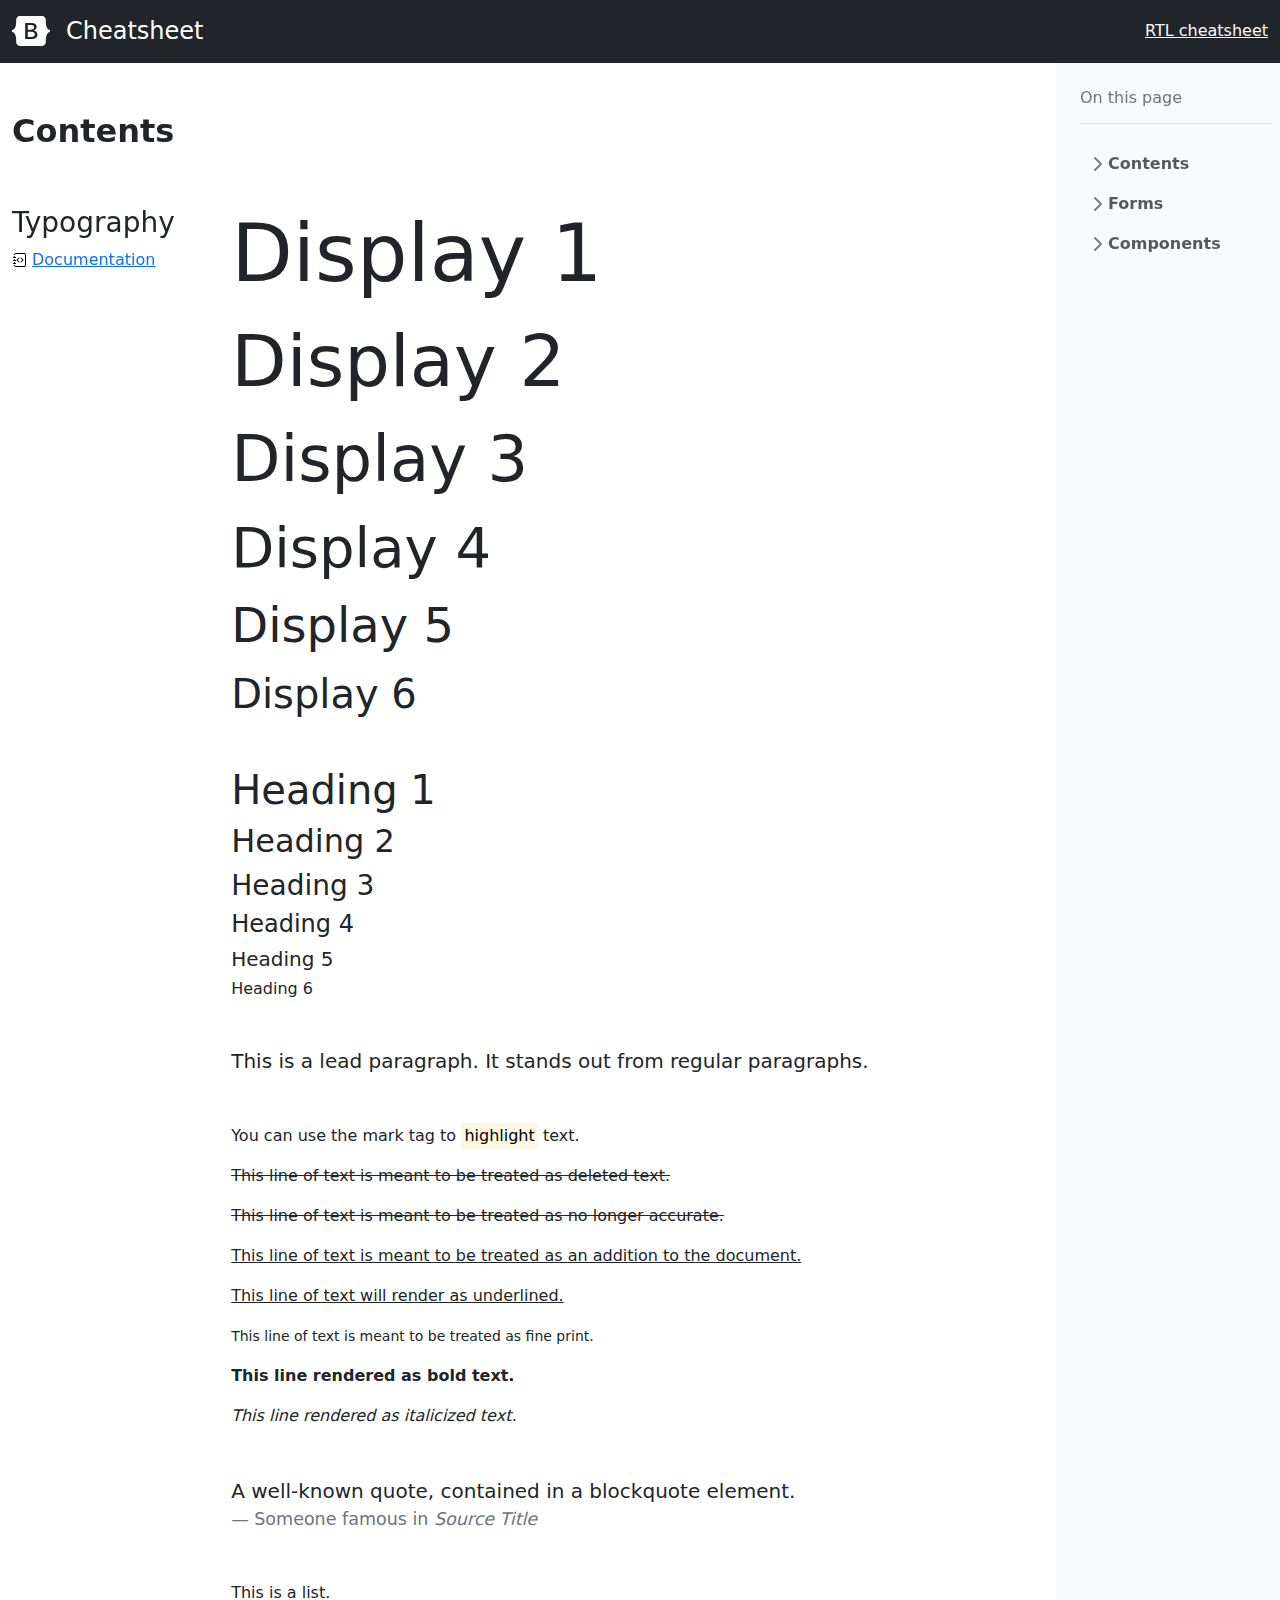
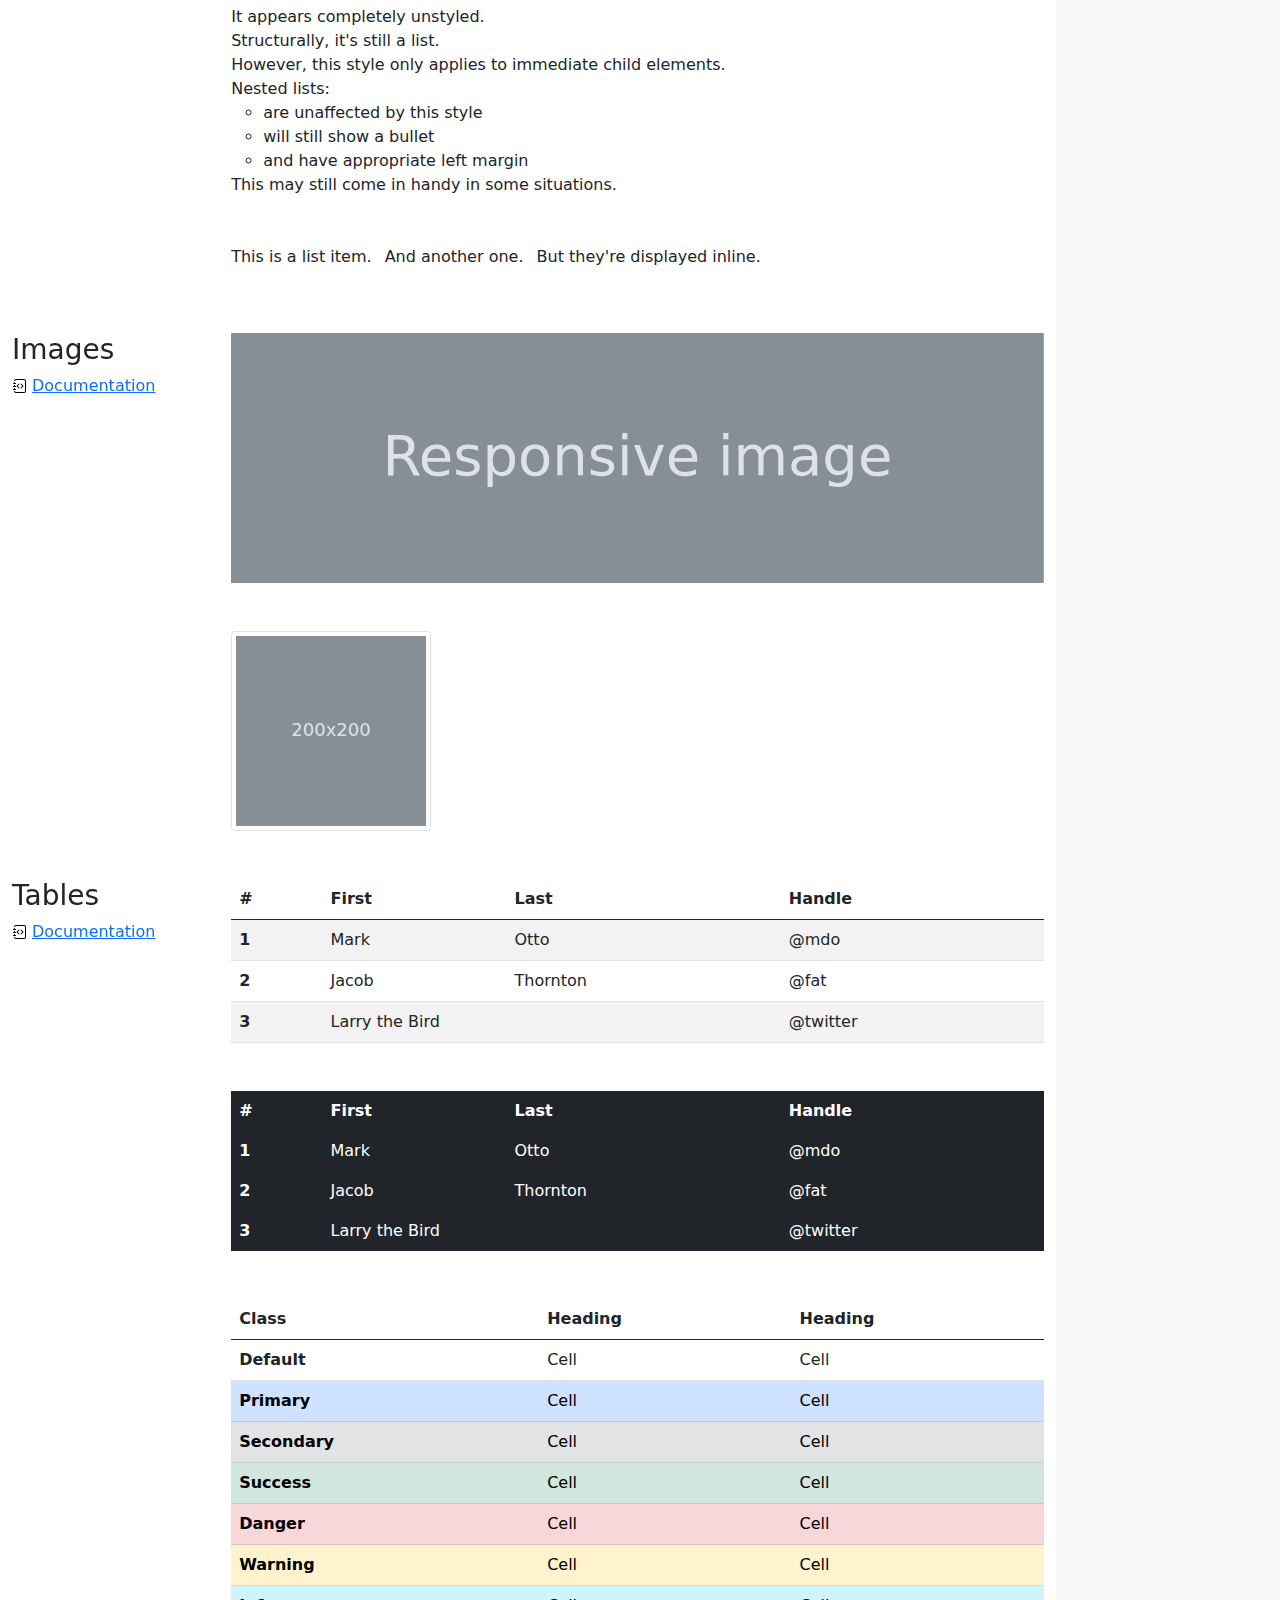
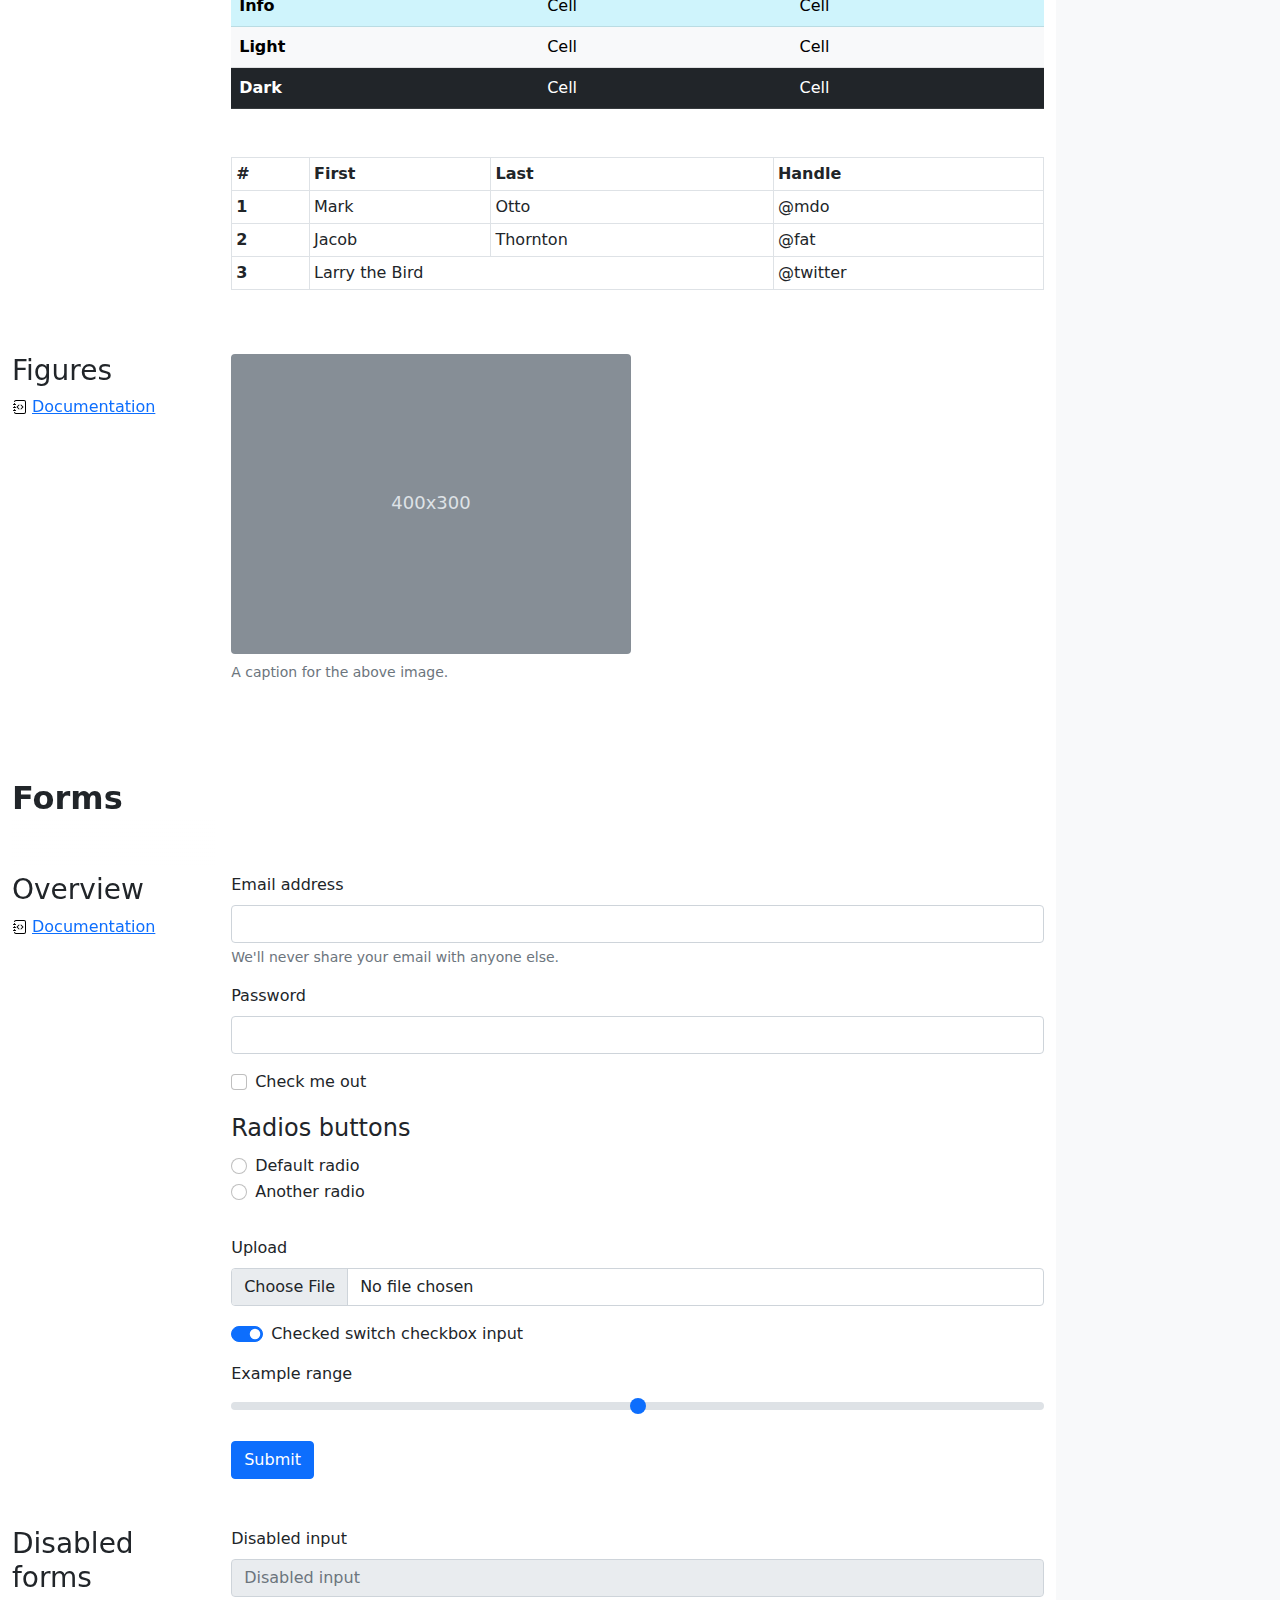
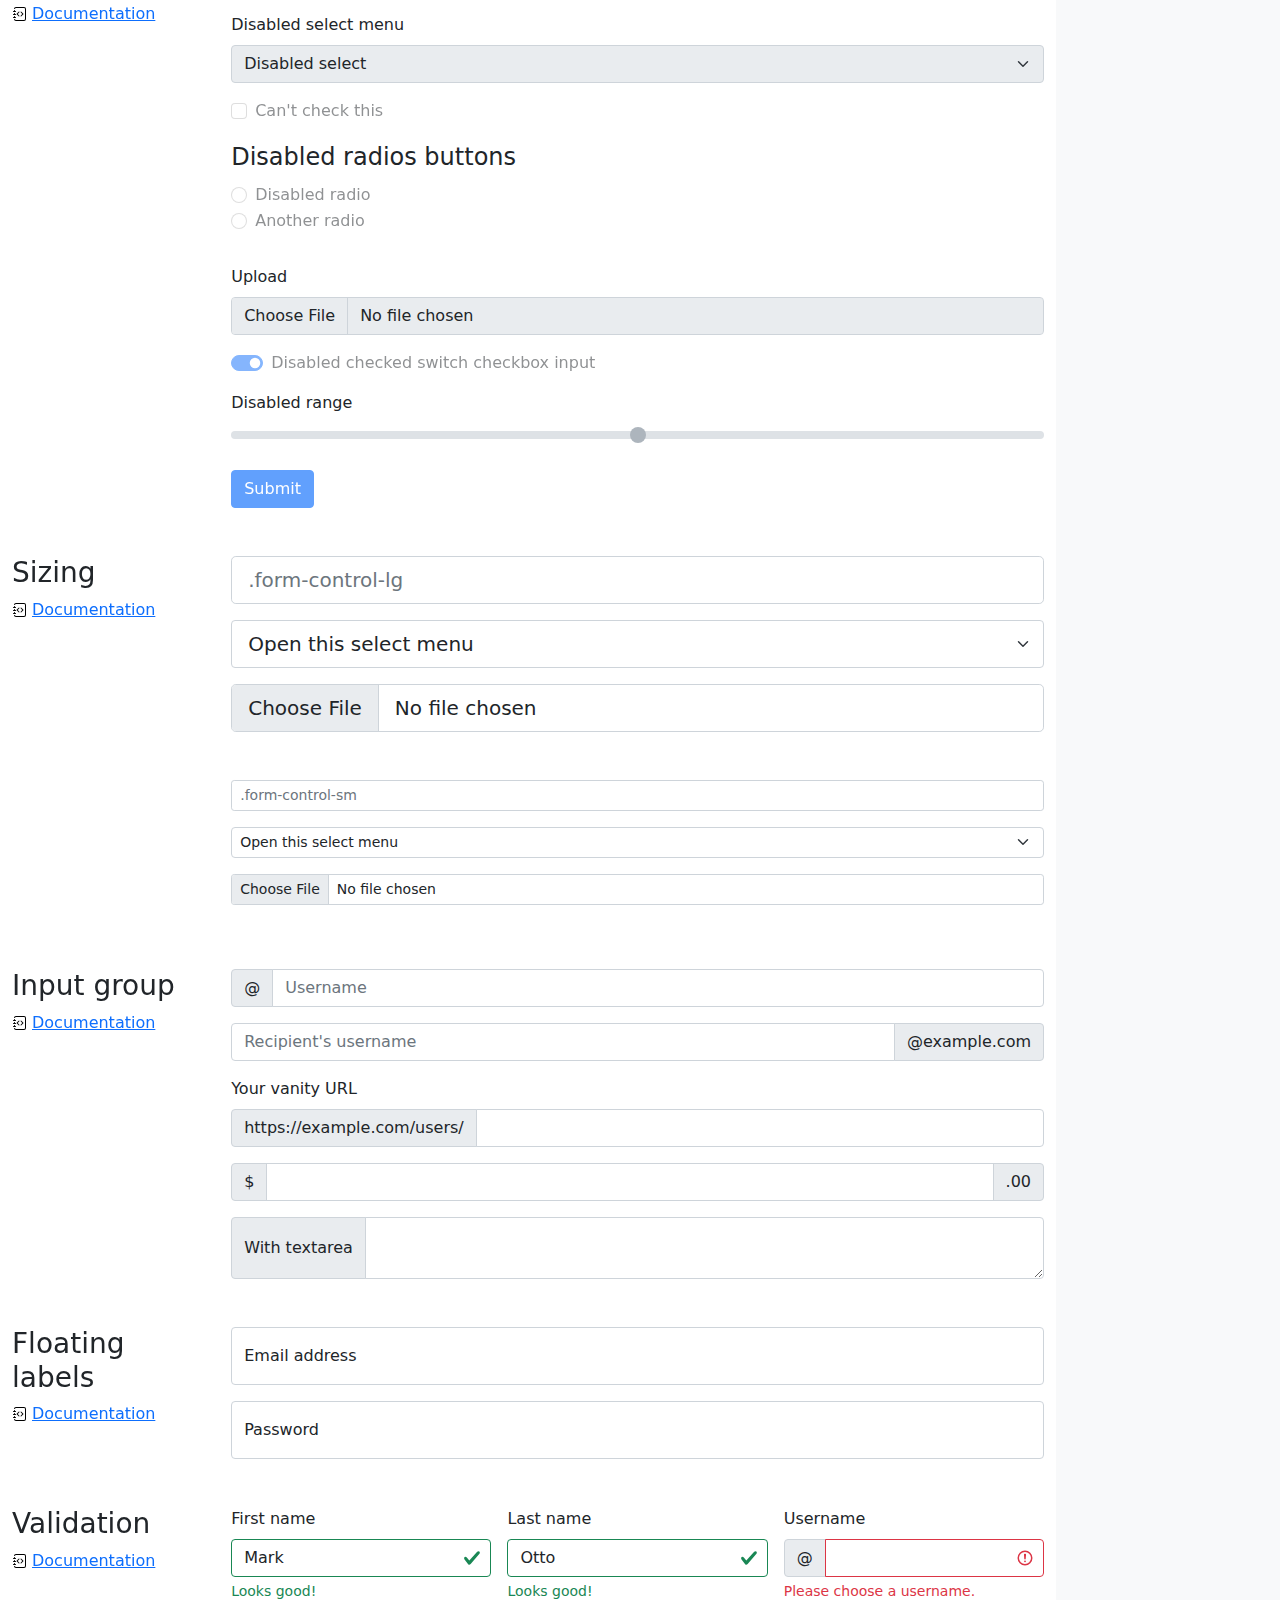
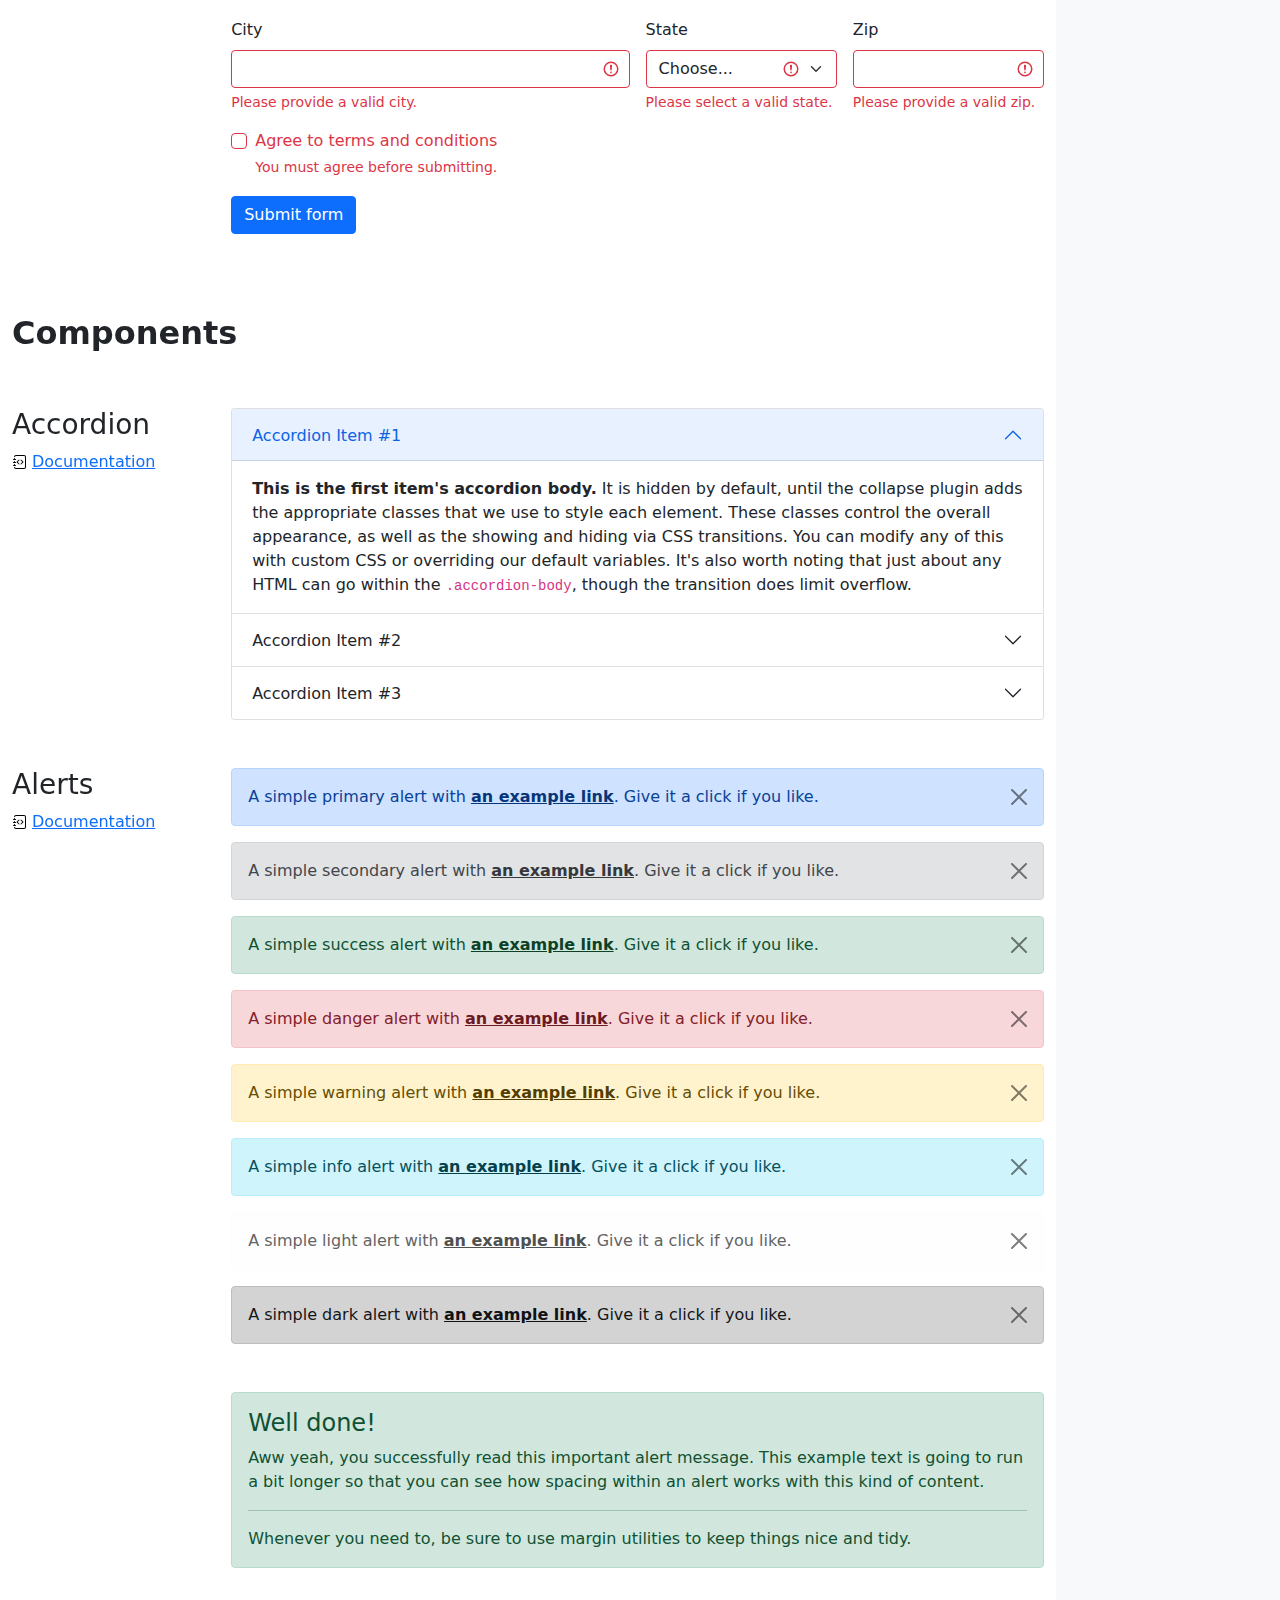
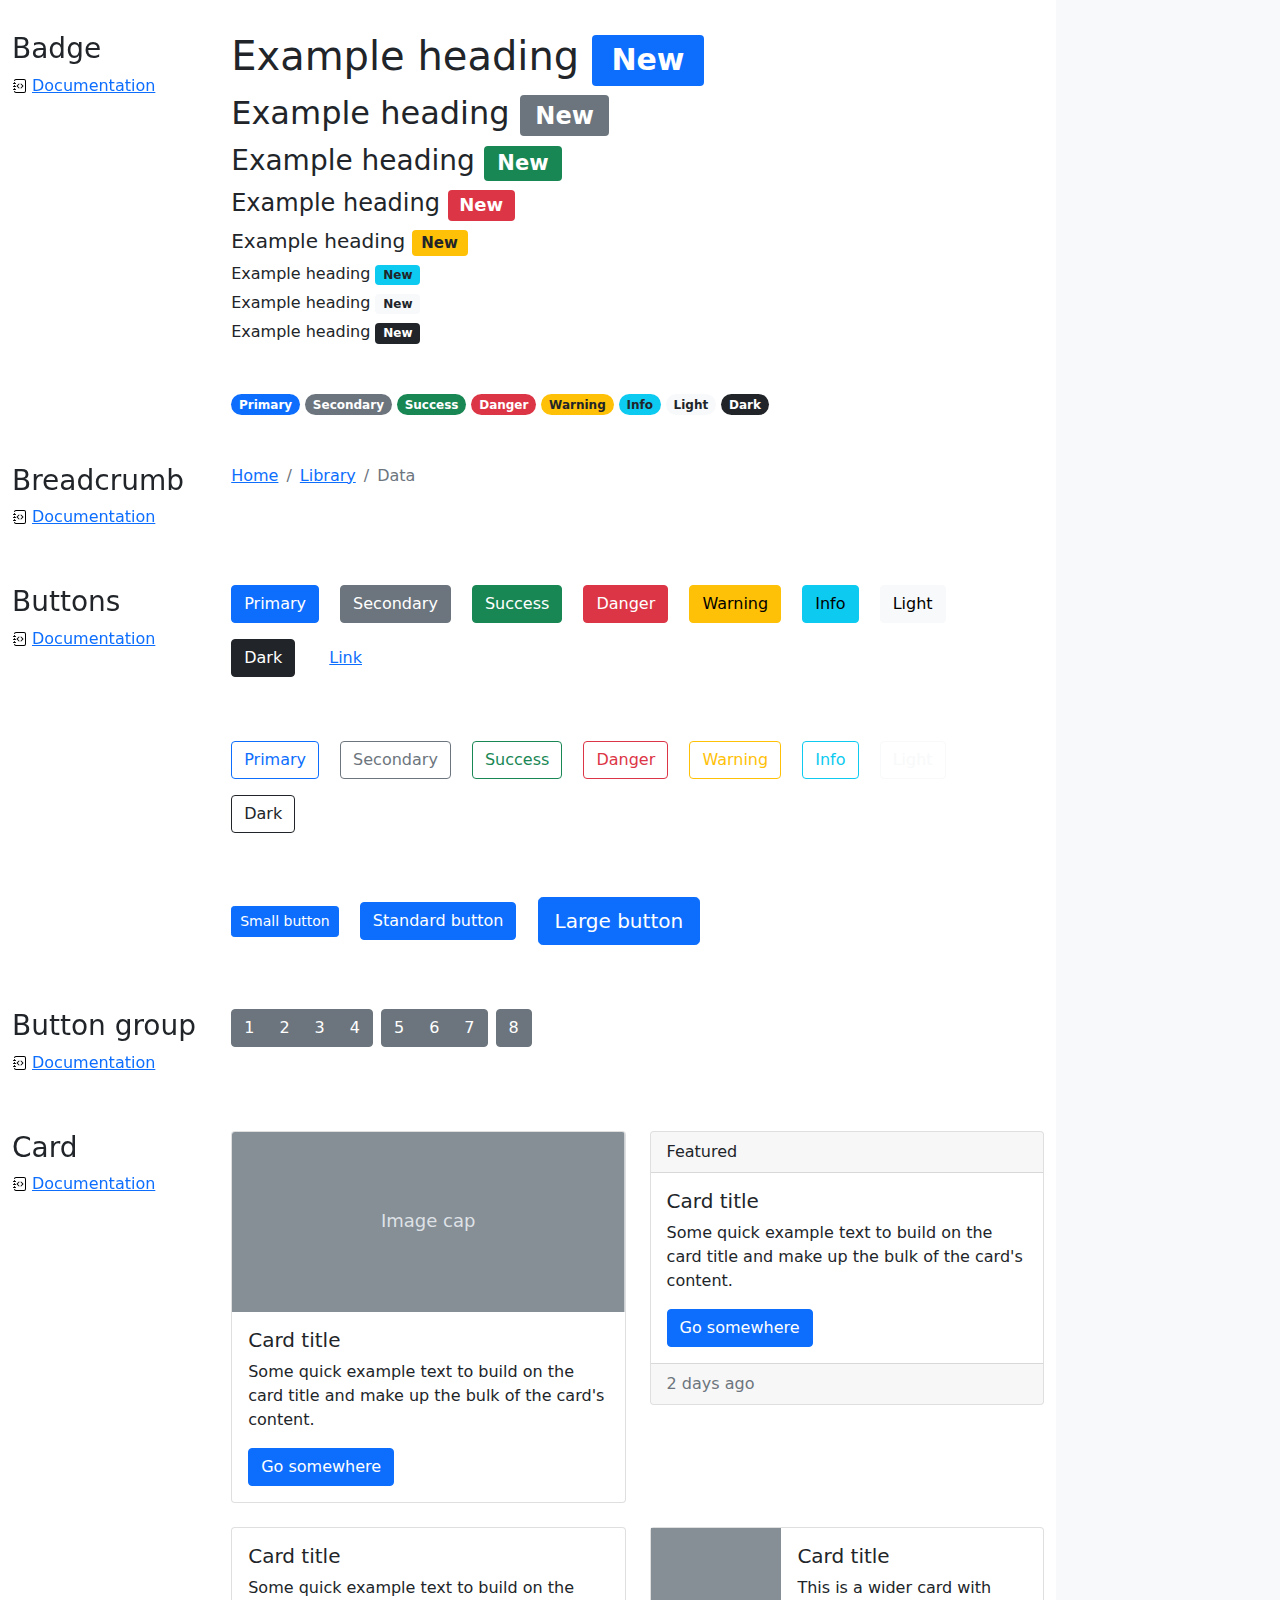
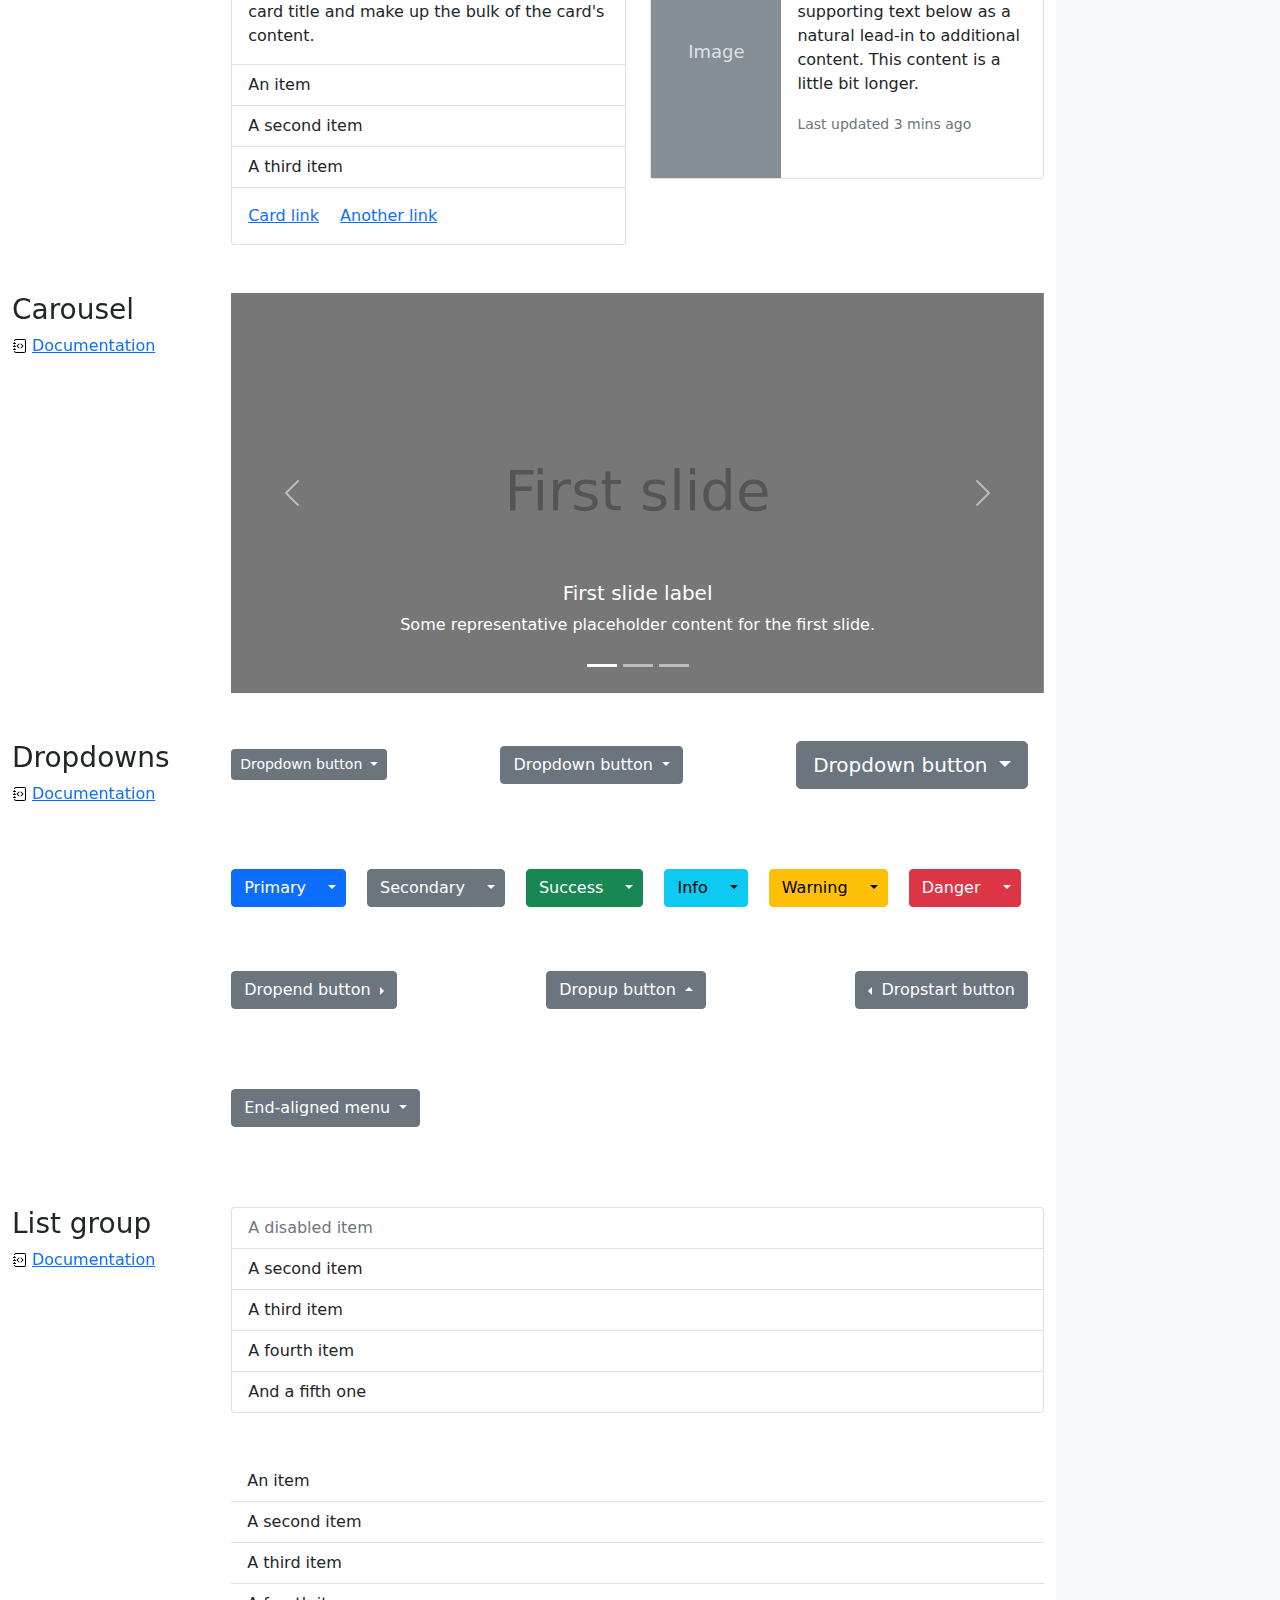
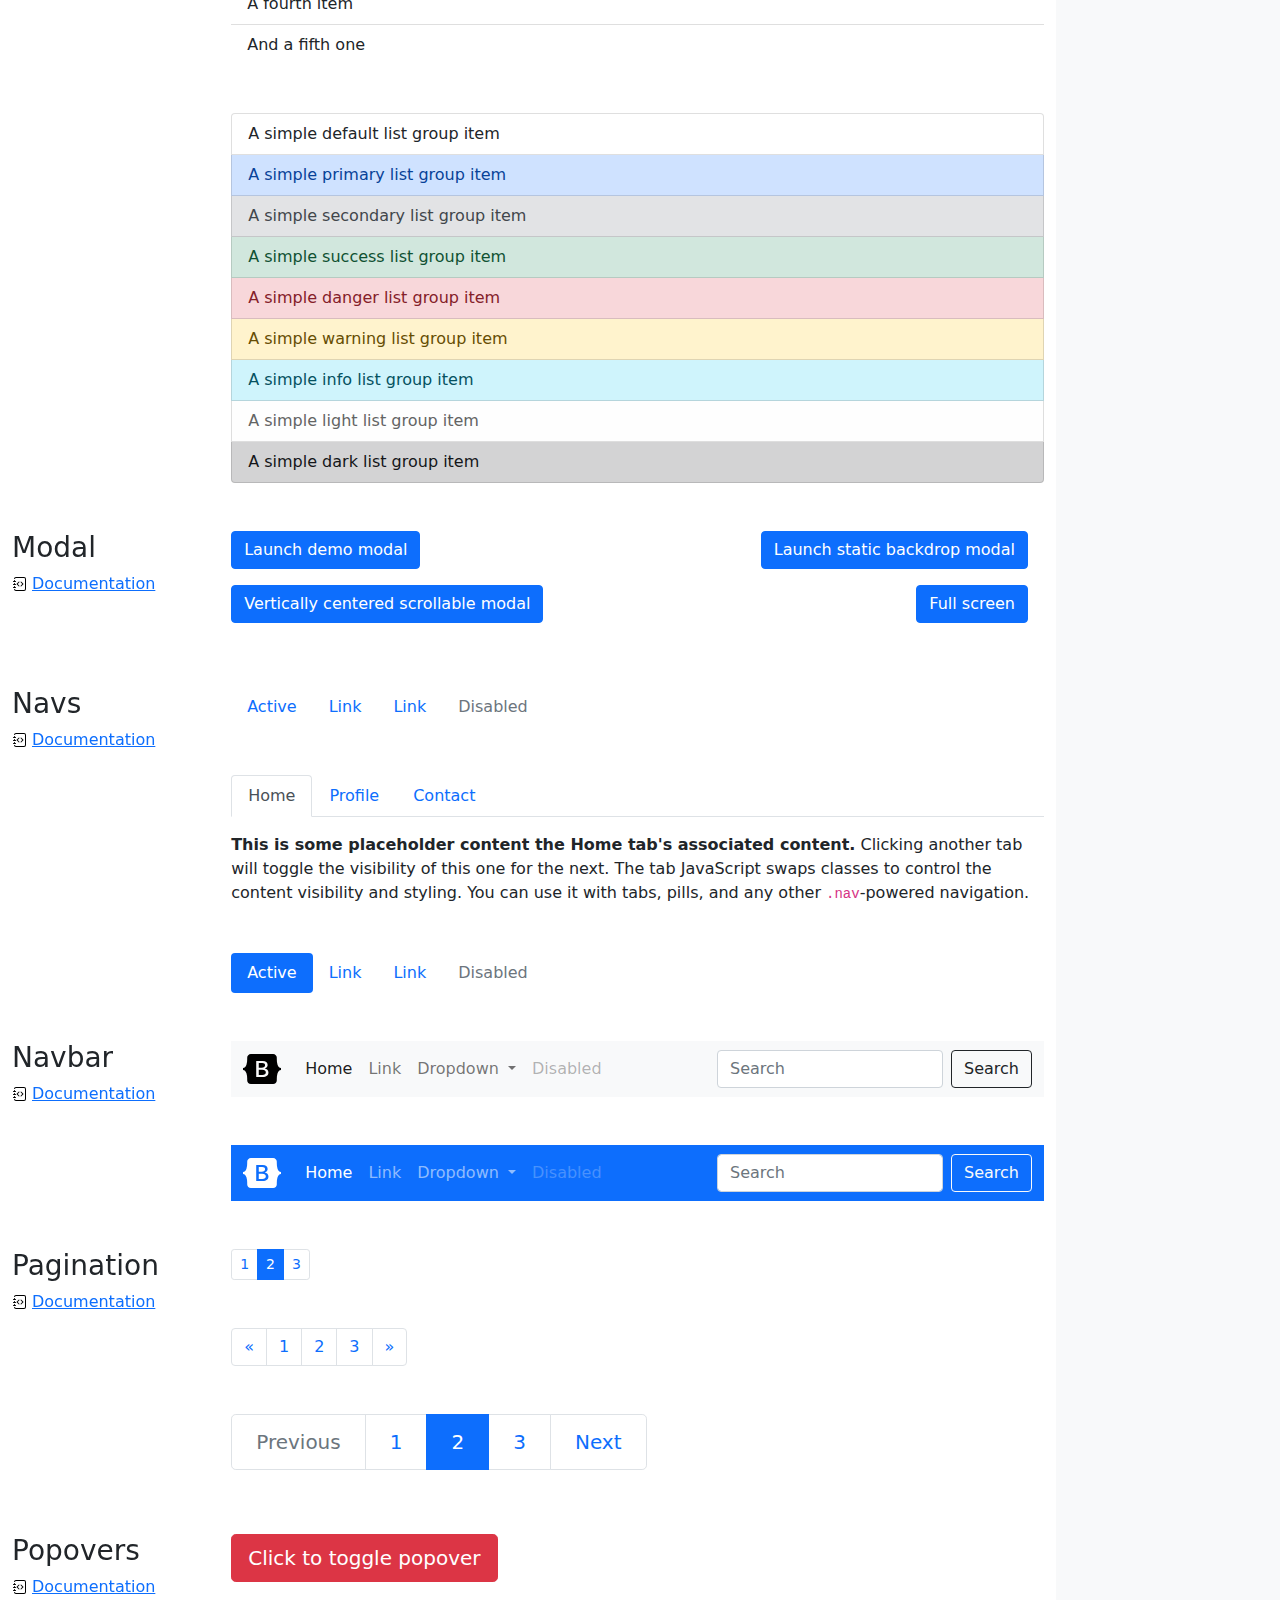
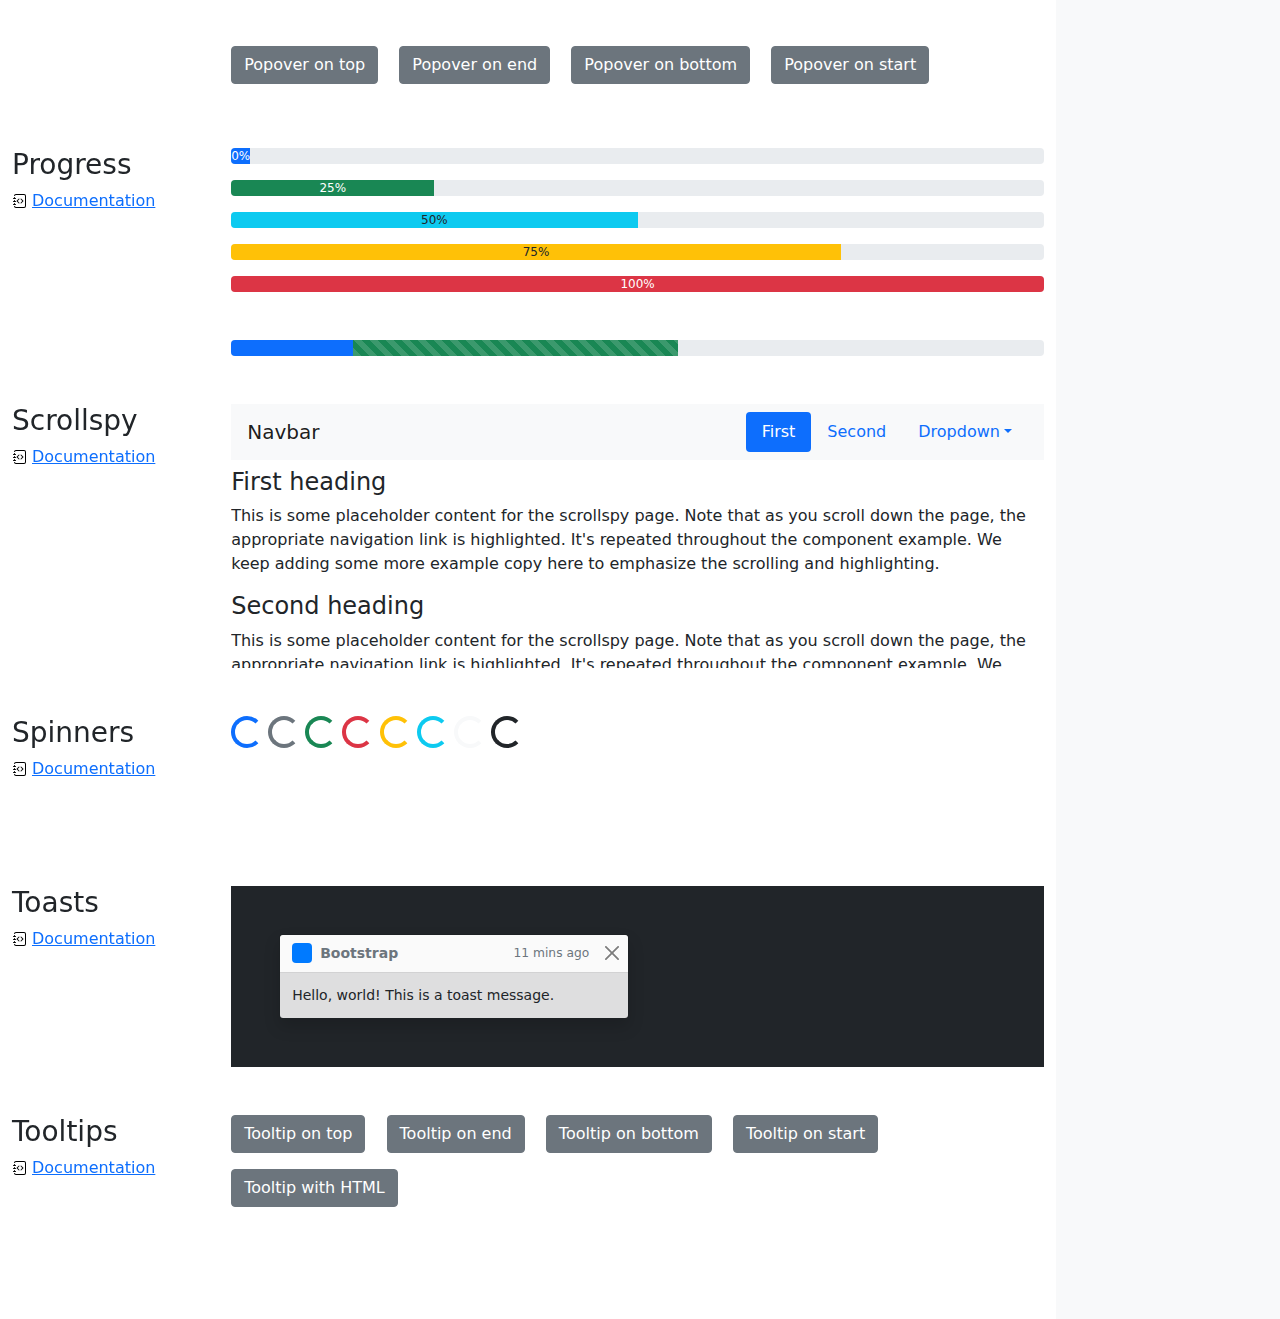
<file: bootstrap-5.0.2-examples/cheatsheet/index.html>
<!doctype html>
<html lang="en">
  <head>
    <meta charset="utf-8">
    <meta name="viewport" content="width=device-width, initial-scale=1">
    <meta name="description" content="">
    <meta name="author" content="Mark Otto, Jacob Thornton, and Bootstrap contributors">
    <meta name="generator" content="Hugo 0.84.0">
    <title>Cheatsheet · Bootstrap v5.0</title>

    <link rel="canonical" href="https://getbootstrap.com/docs/5.0/examples/cheatsheet/">

    

    <!-- Bootstrap core CSS -->
<link href="../assets/dist/css/bootstrap.min.css" rel="stylesheet">

    <style>
      .bd-placeholder-img {
        font-size: 1.125rem;
        text-anchor: middle;
        -webkit-user-select: none;
        -moz-user-select: none;
        user-select: none;
      }

      @media (min-width: 768px) {
        .bd-placeholder-img-lg {
          font-size: 3.5rem;
        }
      }
    </style>

    
    <!-- Custom styles for this template -->
    <link href="cheatsheet.css" rel="stylesheet">
  </head>
  <body class="bg-light">
    
<header class="bd-header bg-dark py-3 d-flex align-items-stretch border-bottom border-dark">
  <div class="container-fluid d-flex align-items-center">
    <h1 class="d-flex align-items-center fs-4 text-white mb-0">
      <img src="../assets/brand/bootstrap-logo-white.svg" width="38" height="30" class="me-3" alt="Bootstrap">
      Cheatsheet
    </h1>
    <a href="../examples/cheatsheet-rtl/" class="ms-auto link-light" hreflang="ar">RTL cheatsheet</a>
  </div>
</header>
<aside class="bd-aside sticky-xl-top text-muted align-self-start mb-3 mb-xl-5 px-2">
  <h2 class="h6 pt-4 pb-3 mb-4 border-bottom">On this page</h2>
  <nav class="small" id="toc">
    <ul class="list-unstyled">
      <li class="my-2">
        <button class="btn d-inline-flex align-items-center collapsed" data-bs-toggle="collapse" aria-expanded="false" data-bs-target="#contents-collapse" aria-controls="contents-collapse">Contents</button>
        <ul class="list-unstyled ps-3 collapse" id="contents-collapse">
          <li><a class="d-inline-flex align-items-center rounded" href="#typography">Typography</a></li>
          <li><a class="d-inline-flex align-items-center rounded" href="#images">Images</a></li>
          <li><a class="d-inline-flex align-items-center rounded" href="#tables">Tables</a></li>
          <li><a class="d-inline-flex align-items-center rounded" href="#figures">Figures</a></li>
        </ul>
      </li>
      <li class="my-2">
        <button class="btn d-inline-flex align-items-center collapsed" data-bs-toggle="collapse" aria-expanded="false" data-bs-target="#forms-collapse" aria-controls="forms-collapse">Forms</button>
        <ul class="list-unstyled ps-3 collapse" id="forms-collapse">
          <li><a class="d-inline-flex align-items-center rounded" href="#overview">Overview</a></li>
          <li><a class="d-inline-flex align-items-center rounded" href="#disabled-forms">Disabled forms</a></li>
          <li><a class="d-inline-flex align-items-center rounded" href="#sizing">Sizing</a></li>
          <li><a class="d-inline-flex align-items-center rounded" href="#input-group">Input group</a></li>
          <li><a class="d-inline-flex align-items-center rounded" href="#floating-labels">Floating labels</a></li>
          <li><a class="d-inline-flex align-items-center rounded" href="#validation">Validation</a></li>
        </ul>
      </li>
      <li class="my-2">
        <button class="btn d-inline-flex align-items-center collapsed" data-bs-toggle="collapse" aria-expanded="false" data-bs-target="#components-collapse" aria-controls="components-collapse">Components</button>
        <ul class="list-unstyled ps-3 collapse" id="components-collapse">
          <li><a class="d-inline-flex align-items-center rounded" href="#accordion">Accordion</a></li>
          <li><a class="d-inline-flex align-items-center rounded" href="#alerts">Alerts</a></li>
          <li><a class="d-inline-flex align-items-center rounded" href="#badge">Badge</a></li>
          <li><a class="d-inline-flex align-items-center rounded" href="#breadcrumb">Breadcrumb</a></li>
          <li><a class="d-inline-flex align-items-center rounded" href="#buttons">Buttons</a></li>
          <li><a class="d-inline-flex align-items-center rounded" href="#button-group">Button group</a></li>
          <li><a class="d-inline-flex align-items-center rounded" href="#card">Card</a></li>
          <li><a class="d-inline-flex align-items-center rounded" href="#carousel">Carousel</a></li>
          <li><a class="d-inline-flex align-items-center rounded" href="#dropdowns">Dropdowns</a></li>
          <li><a class="d-inline-flex align-items-center rounded" href="#list-group">List group</a></li>
          <li><a class="d-inline-flex align-items-center rounded" href="#modal">Modal</a></li>
          <li><a class="d-inline-flex align-items-center rounded" href="#navs">Navs</a></li>
          <li><a class="d-inline-flex align-items-center rounded" href="#navbar">Navbar</a></li>
          <li><a class="d-inline-flex align-items-center rounded" href="#pagination">Pagination</a></li>
          <li><a class="d-inline-flex align-items-center rounded" href="#popovers">Popovers</a></li>
          <li><a class="d-inline-flex align-items-center rounded" href="#progress">Progress</a></li>
          <li><a class="d-inline-flex align-items-center rounded" href="#scrollspy">Scrollspy</a></li>
          <li><a class="d-inline-flex align-items-center rounded" href="#spinners">Spinners</a></li>
          <li><a class="d-inline-flex align-items-center rounded" href="#toasts">Toasts</a></li>
          <li><a class="d-inline-flex align-items-center rounded" href="#tooltips">Tooltips</a></li>
        </ul>
      </li>
    </ul>
  </nav>
</aside>
<div class="bd-cheatsheet container-fluid bg-body">
  <section id="content">
    <h2 class="sticky-xl-top fw-bold pt-3 pt-xl-5 pb-2 pb-xl-3">Contents</h2>

    <article class="my-3" id="typography">
      <div class="bd-heading sticky-xl-top align-self-start mt-5 mb-3 mt-xl-0 mb-xl-2">
        <h3>Typography</h3>
        <a class="d-flex align-items-center" href="../content/typography/">Documentation</a>
      </div>

      <div>
        <div class="bd-example">
        <p class="display-1">Display 1</p>
        <p class="display-2">Display 2</p>
        <p class="display-3">Display 3</p>
        <p class="display-4">Display 4</p>
        <p class="display-5">Display 5</p>
        <p class="display-6">Display 6</p>
        </div>

        <div class="bd-example">
        <p class="h1">Heading 1</p>
        <p class="h2">Heading 2</p>
        <p class="h3">Heading 3</p>
        <p class="h4">Heading 4</p>
        <p class="h5">Heading 5</p>
        <p class="h6">Heading 6</p>
        </div>

        <div class="bd-example">
        <p class="lead">
          This is a lead paragraph. It stands out from regular paragraphs.
        </p>
        </div>

        <div class="bd-example">
        <p>You can use the mark tag to <mark>highlight</mark> text.</p>
        <p><del>This line of text is meant to be treated as deleted text.</del></p>
        <p><s>This line of text is meant to be treated as no longer accurate.</s></p>
        <p><ins>This line of text is meant to be treated as an addition to the document.</ins></p>
        <p><u>This line of text will render as underlined.</u></p>
        <p><small>This line of text is meant to be treated as fine print.</small></p>
        <p><strong>This line rendered as bold text.</strong></p>
        <p><em>This line rendered as italicized text.</em></p>
        </div>

        <div class="bd-example">
        <blockquote class="blockquote">
          <p>A well-known quote, contained in a blockquote element.</p>
          <footer class="blockquote-footer">Someone famous in <cite title="Source Title">Source Title</cite></footer>
        </blockquote>
        </div>

        <div class="bd-example">
        <ul class="list-unstyled">
          <li>This is a list.</li>
          <li>It appears completely unstyled.</li>
          <li>Structurally, it's still a list.</li>
          <li>However, this style only applies to immediate child elements.</li>
          <li>Nested lists:
            <ul>
              <li>are unaffected by this style</li>
              <li>will still show a bullet</li>
              <li>and have appropriate left margin</li>
            </ul>
          </li>
          <li>This may still come in handy in some situations.</li>
        </ul>
        </div>

        <div class="bd-example">
        <ul class="list-inline">
          <li class="list-inline-item">This is a list item.</li>
          <li class="list-inline-item">And another one.</li>
          <li class="list-inline-item">But they're displayed inline.</li>
        </ul>
        </div>
      </div>
    </article>
    <article class="my-3" id="images">
      <div class="bd-heading sticky-xl-top align-self-start mt-5 mb-3 mt-xl-0 mb-xl-2">
        <h3>Images</h3>
        <a class="d-flex align-items-center" href="../content/images/">Documentation</a>
      </div>

      <div>
        <div class="bd-example">
        <svg class="bd-placeholder-img bd-placeholder-img-lg img-fluid" width="100%" height="250" xmlns="http://www.w3.org/2000/svg" role="img" aria-label="Placeholder: Responsive image" preserveAspectRatio="xMidYMid slice" focusable="false"><title>Placeholder</title><rect width="100%" height="100%" fill="#868e96"/><text x="50%" y="50%" fill="#dee2e6" dy=".3em">Responsive image</text></svg>

        </div>

        <div class="bd-example">
        <svg class="bd-placeholder-img img-thumbnail" width="200" height="200" xmlns="http://www.w3.org/2000/svg" role="img" aria-label="A generic square placeholder image with a white border around it, making it resemble a photograph taken with an old instant camera: 200x200" preserveAspectRatio="xMidYMid slice" focusable="false"><title>A generic square placeholder image with a white border around it, making it resemble a photograph taken with an old instant camera</title><rect width="100%" height="100%" fill="#868e96"/><text x="50%" y="50%" fill="#dee2e6" dy=".3em">200x200</text></svg>

        </div>
      </div>
    </article>
    <article class="my-3" id="tables">
      <div class="bd-heading sticky-xl-top align-self-start mt-5 mb-3 mt-xl-0 mb-xl-2">
        <h3>Tables</h3>
        <a class="d-flex align-items-center" href="../content/tables/">Documentation</a>
      </div>

      <div>
        <div class="bd-example">
        <table class="table table-striped">
          <thead>
          <tr>
            <th scope="col">#</th>
            <th scope="col">First</th>
            <th scope="col">Last</th>
            <th scope="col">Handle</th>
          </tr>
          </thead>
          <tbody>
          <tr>
            <th scope="row">1</th>
            <td>Mark</td>
            <td>Otto</td>
            <td>@mdo</td>
          </tr>
          <tr>
            <th scope="row">2</th>
            <td>Jacob</td>
            <td>Thornton</td>
            <td>@fat</td>
          </tr>
          <tr>
            <th scope="row">3</th>
            <td colspan="2">Larry the Bird</td>
            <td>@twitter</td>
          </tr>
          </tbody>
        </table>
        </div>

        <div class="bd-example">
        <table class="table table-dark table-borderless">
          <thead>
          <tr>
            <th scope="col">#</th>
            <th scope="col">First</th>
            <th scope="col">Last</th>
            <th scope="col">Handle</th>
          </tr>
          </thead>
          <tbody>
          <tr>
            <th scope="row">1</th>
            <td>Mark</td>
            <td>Otto</td>
            <td>@mdo</td>
          </tr>
          <tr>
            <th scope="row">2</th>
            <td>Jacob</td>
            <td>Thornton</td>
            <td>@fat</td>
          </tr>
          <tr>
            <th scope="row">3</th>
            <td colspan="2">Larry the Bird</td>
            <td>@twitter</td>
          </tr>
          </tbody>
        </table>
        </div>

        <div class="bd-example">
        <table class="table table-hover">
          <thead>
          <tr>
            <th scope="col">Class</th>
            <th scope="col">Heading</th>
            <th scope="col">Heading</th>
          </tr>
          </thead>
          <tbody>
          <tr>
            <th scope="row">Default</th>
            <td>Cell</td>
            <td>Cell</td>
          </tr>
          
          <tr class="table-primary">
            <th scope="row">Primary</th>
            <td>Cell</td>
            <td>Cell</td>
          </tr>
          <tr class="table-secondary">
            <th scope="row">Secondary</th>
            <td>Cell</td>
            <td>Cell</td>
          </tr>
          <tr class="table-success">
            <th scope="row">Success</th>
            <td>Cell</td>
            <td>Cell</td>
          </tr>
          <tr class="table-danger">
            <th scope="row">Danger</th>
            <td>Cell</td>
            <td>Cell</td>
          </tr>
          <tr class="table-warning">
            <th scope="row">Warning</th>
            <td>Cell</td>
            <td>Cell</td>
          </tr>
          <tr class="table-info">
            <th scope="row">Info</th>
            <td>Cell</td>
            <td>Cell</td>
          </tr>
          <tr class="table-light">
            <th scope="row">Light</th>
            <td>Cell</td>
            <td>Cell</td>
          </tr>
          <tr class="table-dark">
            <th scope="row">Dark</th>
            <td>Cell</td>
            <td>Cell</td>
          </tr>
          </tbody>
        </table>
        </div>

        <div class="bd-example">
        <table class="table table-sm table-bordered">
          <thead>
          <tr>
            <th scope="col">#</th>
            <th scope="col">First</th>
            <th scope="col">Last</th>
            <th scope="col">Handle</th>
          </tr>
          </thead>
          <tbody>
          <tr>
            <th scope="row">1</th>
            <td>Mark</td>
            <td>Otto</td>
            <td>@mdo</td>
          </tr>
          <tr>
            <th scope="row">2</th>
            <td>Jacob</td>
            <td>Thornton</td>
            <td>@fat</td>
          </tr>
          <tr>
            <th scope="row">3</th>
            <td colspan="2">Larry the Bird</td>
            <td>@twitter</td>
          </tr>
          </tbody>
        </table>
        </div>
      </div>
    </article>
    <article class="my-3" id="figures">
      <div class="bd-heading sticky-xl-top align-self-start mt-5 mb-3 mt-xl-0 mb-xl-2">
        <h3>Figures</h3>
        <a class="d-flex align-items-center" href="../content/figures/">Documentation</a>
      </div>

      <div>
        <div class="bd-example">
        <figure class="figure">
          <svg class="bd-placeholder-img figure-img img-fluid rounded" width="400" height="300" xmlns="http://www.w3.org/2000/svg" role="img" aria-label="Placeholder: 400x300" preserveAspectRatio="xMidYMid slice" focusable="false"><title>Placeholder</title><rect width="100%" height="100%" fill="#868e96"/><text x="50%" y="50%" fill="#dee2e6" dy=".3em">400x300</text></svg>

          <figcaption class="figure-caption">A caption for the above image.</figcaption>
        </figure>
        </div>
      </div>
    </article>
  </section>

  <section id="forms">
    <h2 class="sticky-xl-top fw-bold pt-3 pt-xl-5 pb-2 pb-xl-3">Forms</h2>

    <article class="my-3" id="overview">
      <div class="bd-heading sticky-xl-top align-self-start mt-5 mb-3 mt-xl-0 mb-xl-2">
        <h3>Overview</h3>
        <a class="d-flex align-items-center" href="../forms/overview/">Documentation</a>
      </div>

      <div>
        <div class="bd-example">
        <form>
          <div class="mb-3">
            <label for="exampleInputEmail1" class="form-label">Email address</label>
            <input type="email" class="form-control" id="exampleInputEmail1" aria-describedby="emailHelp">
            <div id="emailHelp" class="form-text">We'll never share your email with anyone else.</div>
          </div>
          <div class="mb-3">
            <label for="exampleInputPassword1" class="form-label">Password</label>
            <input type="password" class="form-control" id="exampleInputPassword1">
          </div>
          <div class="mb-3 form-check">
            <input type="checkbox" class="form-check-input" id="exampleCheck1">
            <label class="form-check-label" for="exampleCheck1">Check me out</label>
          </div>
          <fieldset class="mb-3">
            <legend>Radios buttons</legend>
            <div class="form-check">
              <input type="radio" name="radios" class="form-check-input" id="exampleRadio1">
              <label class="form-check-label" for="exampleRadio1">Default radio</label>
            </div>
            <div class="mb-3 form-check">
              <input type="radio" name="radios" class="form-check-input" id="exampleRadio2">
              <label class="form-check-label" for="exampleRadio2">Another radio</label>
            </div>
          </fieldset>
          <div class="mb-3">
            <label class="form-label" for="customFile">Upload</label>
            <input type="file" class="form-control" id="customFile">
          </div>
          <div class="mb-3 form-check form-switch">
            <input class="form-check-input" type="checkbox" id="flexSwitchCheckChecked" checked>
            <label class="form-check-label" for="flexSwitchCheckChecked">Checked switch checkbox input</label>
          </div>
          <div class="mb-3">
            <label for="customRange3" class="form-label">Example range</label>
            <input type="range" class="form-range" min="0" max="5" step="0.5" id="customRange3">
          </div>
          <button type="submit" class="btn btn-primary">Submit</button>
        </form>
        </div>
      </div>
    </article>
    <article class="my-3" id="disabled-forms">
      <div class="bd-heading sticky-xl-top align-self-start mt-5 mb-3 mt-xl-0 mb-xl-2">
        <h3>Disabled forms</h3>
        <a class="d-flex align-items-center" href="../forms/overview/#disabled-forms">Documentation</a>
      </div>

      <div>
        <div class="bd-example">
        <form>
          <fieldset disabled aria-label="Disabled fieldset example">
            <div class="mb-3">
              <label for="disabledTextInput" class="form-label">Disabled input</label>
              <input type="text" id="disabledTextInput" class="form-control" placeholder="Disabled input">
            </div>
            <div class="mb-3">
              <label for="disabledSelect" class="form-label">Disabled select menu</label>
              <select id="disabledSelect" class="form-select">
                <option>Disabled select</option>
              </select>
            </div>
            <div class="mb-3">
              <div class="form-check">
                <input class="form-check-input" type="checkbox" id="disabledFieldsetCheck" disabled>
                <label class="form-check-label" for="disabledFieldsetCheck">
                  Can't check this
                </label>
              </div>
            </div>
            <fieldset class="mb-3">
              <legend>Disabled radios buttons</legend>
              <div class="form-check">
                <input type="radio" name="radios" class="form-check-input" id="disabledRadio1" disabled>
                <label class="form-check-label" for="disabledRadio1">Disabled radio</label>
              </div>
              <div class="mb-3 form-check">
                <input type="radio" name="radios" class="form-check-input" id="disabledRadio2" disabled>
                <label class="form-check-label" for="disabledRadio2">Another radio</label>
              </div>
            </fieldset>
            <div class="mb-3">
              <label class="form-label" for="disabledCustomFile">Upload</label>
              <input type="file" class="form-control" id="disabledCustomFile" disabled>
            </div>
            <div class="mb-3 form-check form-switch">
              <input class="form-check-input" type="checkbox" id="disabledSwitchCheckChecked" checked disabled>
              <label class="form-check-label" for="disabledSwitchCheckChecked">Disabled checked switch checkbox input</label>
            </div>
            <div class="mb-3">
              <label for="disabledRange" class="form-label">Disabled range</label>
              <input type="range" class="form-range" min="0" max="5" step="0.5" id="disabledRange">
            </div>
            <button type="submit" class="btn btn-primary">Submit</button>
          </fieldset>
        </form>
        </div>
      </div>
    </article>
    <article class="my-3" id="sizing">
      <div class="bd-heading sticky-xl-top align-self-start mt-5 mb-3 mt-xl-0 mb-xl-2">
        <h3>Sizing</h3>
        <a class="d-flex align-items-center" href="../forms/form-control/#sizing">Documentation</a>
      </div>

      <div>
        <div class="bd-example">
        <div class="mb-3">
          <input class="form-control form-control-lg" type="text" placeholder=".form-control-lg" aria-label=".form-control-lg example">
        </div>
        <div class="mb-3">
          <select class="form-select form-select-lg mb-3" aria-label=".form-select-lg example">
            <option selected>Open this select menu</option>
            <option value="1">One</option>
            <option value="2">Two</option>
            <option value="3">Three</option>
          </select>
        </div>
        <div class="mb-3">
          <input type="file" class="form-control form-control-lg" aria-label="Large file input example">
        </div>
        </div>

        <div class="bd-example">
        <div class="mb-3">
          <input class="form-control form-control-sm" type="text" placeholder=".form-control-sm" aria-label=".form-control-sm example">
        </div>
        <div class="mb-3">
          <select class="form-select form-select-sm" aria-label=".form-select-sm example">
            <option selected>Open this select menu</option>
            <option value="1">One</option>
            <option value="2">Two</option>
            <option value="3">Three</option>
          </select>
        </div>
        <div class="mb-3">
          <input type="file" class="form-control form-control-sm" aria-label="Small file input example">
        </div>
        </div>
      </div>
    </article>
    <article class="my-3" id="input-group">
      <div class="bd-heading sticky-xl-top align-self-start mt-5 mb-3 mt-xl-0 mb-xl-2">
        <h3>Input group</h3>
        <a class="d-flex align-items-center" href="../forms/input-group/">Documentation</a>
      </div>

      <div>
        <div class="bd-example">
        <div class="input-group mb-3">
          <span class="input-group-text" id="basic-addon1">@</span>
          <input type="text" class="form-control" placeholder="Username" aria-label="Username" aria-describedby="basic-addon1">
        </div>
        <div class="input-group mb-3">
          <input type="text" class="form-control" placeholder="Recipient's username" aria-label="Recipient's username" aria-describedby="basic-addon2">
          <span class="input-group-text" id="basic-addon2">@example.com</span>
        </div>
        <label for="basic-url" class="form-label">Your vanity URL</label>
        <div class="input-group mb-3">
          <span class="input-group-text" id="basic-addon3">https://example.com/users/</span>
          <input type="text" class="form-control" id="basic-url" aria-describedby="basic-addon3">
        </div>
        <div class="input-group mb-3">
          <span class="input-group-text">$</span>
          <input type="text" class="form-control" aria-label="Amount (to the nearest dollar)">
          <span class="input-group-text">.00</span>
        </div>
        <div class="input-group">
          <span class="input-group-text">With textarea</span>
          <textarea class="form-control" aria-label="With textarea"></textarea>
        </div>
        </div>
      </div>
    </article>
    <article class="my-3" id="floating-labels">
      <div class="bd-heading sticky-xl-top align-self-start mt-5 mb-3 mt-xl-0 mb-xl-2">
        <h3>Floating labels</h3>
        <a class="d-flex align-items-center" href="../forms/floating-labels/">Documentation</a>
      </div>

      <div>
        <div class="bd-example">
        <form>
          <div class="form-floating mb-3">
            <input type="email" class="form-control" id="floatingInput" placeholder="name@example.com">
            <label for="floatingInput">Email address</label>
          </div>
          <div class="form-floating">
            <input type="password" class="form-control" id="floatingPassword" placeholder="Password">
            <label for="floatingPassword">Password</label>
          </div>
        </form>
        </div>
      </div>
    </article>
    <article class="my-3" id="validation">
      <div class="bd-heading sticky-xl-top align-self-start mt-5 mb-3 mt-xl-0 mb-xl-2">
        <h3>Validation</h3>
        <a class="d-flex align-items-center" href="../forms/validation/">Documentation</a>
      </div>

      <div>
        <div class="bd-example">
        <form class="row g-3">
          <div class="col-md-4">
            <label for="validationServer01" class="form-label">First name</label>
            <input type="text" class="form-control is-valid" id="validationServer01" value="Mark" required>
            <div class="valid-feedback">
              Looks good!
            </div>
          </div>
          <div class="col-md-4">
            <label for="validationServer02" class="form-label">Last name</label>
            <input type="text" class="form-control is-valid" id="validationServer02" value="Otto" required>
            <div class="valid-feedback">
              Looks good!
            </div>
          </div>
          <div class="col-md-4">
            <label for="validationServerUsername" class="form-label">Username</label>
            <div class="input-group has-validation">
              <span class="input-group-text" id="inputGroupPrepend3">@</span>
              <input type="text" class="form-control is-invalid" id="validationServerUsername" aria-describedby="inputGroupPrepend3" required>
              <div class="invalid-feedback">
                Please choose a username.
              </div>
            </div>
          </div>
          <div class="col-md-6">
            <label for="validationServer03" class="form-label">City</label>
            <input type="text" class="form-control is-invalid" id="validationServer03" required>
            <div class="invalid-feedback">
              Please provide a valid city.
            </div>
          </div>
          <div class="col-md-3">
            <label for="validationServer04" class="form-label">State</label>
            <select class="form-select is-invalid" id="validationServer04" required>
              <option selected disabled value="">Choose...</option>
              <option>...</option>
            </select>
            <div class="invalid-feedback">
              Please select a valid state.
            </div>
          </div>
          <div class="col-md-3">
            <label for="validationServer05" class="form-label">Zip</label>
            <input type="text" class="form-control is-invalid" id="validationServer05" required>
            <div class="invalid-feedback">
              Please provide a valid zip.
            </div>
          </div>
          <div class="col-12">
            <div class="form-check">
              <input class="form-check-input is-invalid" type="checkbox" value="" id="invalidCheck3" required>
              <label class="form-check-label" for="invalidCheck3">
                Agree to terms and conditions
              </label>
              <div class="invalid-feedback">
                You must agree before submitting.
              </div>
            </div>
          </div>
          <div class="col-12">
            <button class="btn btn-primary" type="submit">Submit form</button>
          </div>
        </form>
        </div>
      </div>
    </article>
  </section>

  <section id="components">
    <h2 class="sticky-xl-top fw-bold pt-3 pt-xl-5 pb-2 pb-xl-3">Components</h2>

    <article class="my-3" id="accordion">
      <div class="bd-heading sticky-xl-top align-self-start mt-5 mb-3 mt-xl-0 mb-xl-2">
        <h3>Accordion</h3>
        <a class="d-flex align-items-center" href="../components/accordion/">Documentation</a>
      </div>

      <div>
        <div class="bd-example">
        <div class="accordion" id="accordionExample">
          <div class="accordion-item">
            <h4 class="accordion-header" id="headingOne">
              <button class="accordion-button" type="button" data-bs-toggle="collapse" data-bs-target="#collapseOne" aria-expanded="true" aria-controls="collapseOne">
                Accordion Item #1
              </button>
            </h4>
            <div id="collapseOne" class="accordion-collapse collapse show" aria-labelledby="headingOne" data-bs-parent="#accordionExample">
              <div class="accordion-body">
                <strong>This is the first item's accordion body.</strong> It is hidden by default, until the collapse plugin adds the appropriate classes that we use to style each element. These classes control the overall appearance, as well as the showing and hiding via CSS transitions. You can modify any of this with custom CSS or overriding our default variables. It's also worth noting that just about any HTML can go within the <code>.accordion-body</code>, though the transition does limit overflow.
              </div>
            </div>
          </div>
          <div class="accordion-item">
            <h4 class="accordion-header" id="headingTwo">
              <button class="accordion-button collapsed" type="button" data-bs-toggle="collapse" data-bs-target="#collapseTwo" aria-expanded="false" aria-controls="collapseTwo">
                Accordion Item #2
              </button>
            </h4>
            <div id="collapseTwo" class="accordion-collapse collapse" aria-labelledby="headingTwo" data-bs-parent="#accordionExample">
              <div class="accordion-body">
                <strong>This is the second item's accordion body.</strong> It is hidden by default, until the collapse plugin adds the appropriate classes that we use to style each element. These classes control the overall appearance, as well as the showing and hiding via CSS transitions. You can modify any of this with custom CSS or overriding our default variables. It's also worth noting that just about any HTML can go within the <code>.accordion-body</code>, though the transition does limit overflow.
              </div>
            </div>
          </div>
          <div class="accordion-item">
            <h4 class="accordion-header" id="headingThree">
              <button class="accordion-button collapsed" type="button" data-bs-toggle="collapse" data-bs-target="#collapseThree" aria-expanded="false" aria-controls="collapseThree">
                Accordion Item #3
              </button>
            </h4>
            <div id="collapseThree" class="accordion-collapse collapse" aria-labelledby="headingThree" data-bs-parent="#accordionExample">
              <div class="accordion-body">
                <strong>This is the third item's accordion body.</strong> It is hidden by default, until the collapse plugin adds the appropriate classes that we use to style each element. These classes control the overall appearance, as well as the showing and hiding via CSS transitions. You can modify any of this with custom CSS or overriding our default variables. It's also worth noting that just about any HTML can go within the <code>.accordion-body</code>, though the transition does limit overflow.
              </div>
            </div>
          </div>
        </div>
        </div>
      </div>
    </article>
    <article class="my-3" id="alerts">
      <div class="bd-heading sticky-xl-top align-self-start mt-5 mb-3 mt-xl-0 mb-xl-2">
        <h3>Alerts</h3>
        <a class="d-flex align-items-center" href="../components/alerts/">Documentation</a>
      </div>

      <div>
        <div class="bd-example">
        
        <div class="alert alert-primary alert-dismissible fade show" role="alert">
          A simple primary alert with <a href="#" class="alert-link">an example link</a>. Give it a click if you like.
          <button type="button" class="btn-close" data-bs-dismiss="alert" aria-label="Close"></button>
        </div>
        <div class="alert alert-secondary alert-dismissible fade show" role="alert">
          A simple secondary alert with <a href="#" class="alert-link">an example link</a>. Give it a click if you like.
          <button type="button" class="btn-close" data-bs-dismiss="alert" aria-label="Close"></button>
        </div>
        <div class="alert alert-success alert-dismissible fade show" role="alert">
          A simple success alert with <a href="#" class="alert-link">an example link</a>. Give it a click if you like.
          <button type="button" class="btn-close" data-bs-dismiss="alert" aria-label="Close"></button>
        </div>
        <div class="alert alert-danger alert-dismissible fade show" role="alert">
          A simple danger alert with <a href="#" class="alert-link">an example link</a>. Give it a click if you like.
          <button type="button" class="btn-close" data-bs-dismiss="alert" aria-label="Close"></button>
        </div>
        <div class="alert alert-warning alert-dismissible fade show" role="alert">
          A simple warning alert with <a href="#" class="alert-link">an example link</a>. Give it a click if you like.
          <button type="button" class="btn-close" data-bs-dismiss="alert" aria-label="Close"></button>
        </div>
        <div class="alert alert-info alert-dismissible fade show" role="alert">
          A simple info alert with <a href="#" class="alert-link">an example link</a>. Give it a click if you like.
          <button type="button" class="btn-close" data-bs-dismiss="alert" aria-label="Close"></button>
        </div>
        <div class="alert alert-light alert-dismissible fade show" role="alert">
          A simple light alert with <a href="#" class="alert-link">an example link</a>. Give it a click if you like.
          <button type="button" class="btn-close" data-bs-dismiss="alert" aria-label="Close"></button>
        </div>
        <div class="alert alert-dark alert-dismissible fade show" role="alert">
          A simple dark alert with <a href="#" class="alert-link">an example link</a>. Give it a click if you like.
          <button type="button" class="btn-close" data-bs-dismiss="alert" aria-label="Close"></button>
        </div>
        </div>

        <div class="bd-example">
        <div class="alert alert-success" role="alert">
          <h4 class="alert-heading">Well done!</h4>
          <p>Aww yeah, you successfully read this important alert message. This example text is going to run a bit longer so that you can see how spacing within an alert works with this kind of content.</p>
          <hr>
          <p class="mb-0">Whenever you need to, be sure to use margin utilities to keep things nice and tidy.</p>
        </div>
        </div>
      </div>
    </article>
    <article class="my-3" id="badge">
      <div class="bd-heading sticky-xl-top align-self-start mt-5 mb-3 mt-xl-0 mb-xl-2">
        <h3>Badge</h3>
        <a class="d-flex align-items-center" href="../components/badge/">Documentation</a>
      </div>

      <div>
        <div class="bd-example">
        <p class="h1">Example heading <span class="badge bg-primary">New</span></p>
        <p class="h2">Example heading <span class="badge bg-secondary">New</span></p>
        <p class="h3">Example heading <span class="badge bg-success">New</span></p>
        <p class="h4">Example heading <span class="badge bg-danger">New</span></p>
        <p class="h5">Example heading <span class="badge bg-warning text-dark">New</span></p>
        <p class="h6">Example heading <span class="badge bg-info text-dark">New</span></p>
        <p class="h6">Example heading <span class="badge bg-light text-dark">New</span></p>
        <p class="h6">Example heading <span class="badge bg-dark">New</span></p>
        </div>

        <div class="bd-example">
        
        <span class="badge rounded-pill bg-primary">Primary</span>
        <span class="badge rounded-pill bg-secondary">Secondary</span>
        <span class="badge rounded-pill bg-success">Success</span>
        <span class="badge rounded-pill bg-danger">Danger</span>
        <span class="badge rounded-pill bg-warning text-dark">Warning</span>
        <span class="badge rounded-pill bg-info text-dark">Info</span>
        <span class="badge rounded-pill bg-light text-dark">Light</span>
        <span class="badge rounded-pill bg-dark">Dark</span>
        </div>
      </div>
    </article>
    <article class="my-3" id="breadcrumb">
      <div class="bd-heading sticky-xl-top align-self-start mt-5 mb-3 mt-xl-0 mb-xl-2">
        <h3>Breadcrumb</h3>
        <a class="d-flex align-items-center" href="../components/breadcrumb/">Documentation</a>
      </div>

      <div>
        <div class="bd-example">
        <nav aria-label="breadcrumb">
          <ol class="breadcrumb">
            <li class="breadcrumb-item"><a href="#">Home</a></li>
            <li class="breadcrumb-item"><a href="#">Library</a></li>
            <li class="breadcrumb-item active" aria-current="page">Data</li>
          </ol>
        </nav>
        </div>
      </div>
    </article>
    <article class="my-3" id="buttons">
      <div class="bd-heading sticky-xl-top align-self-start mt-5 mb-3 mt-xl-0 mb-xl-2">
        <h3>Buttons</h3>
        <a class="d-flex align-items-center" href="../components/buttons/">Documentation</a>
      </div>

      <div>
        <div class="bd-example">
        
        <button type="button" class="btn btn-primary">Primary</button>
        <button type="button" class="btn btn-secondary">Secondary</button>
        <button type="button" class="btn btn-success">Success</button>
        <button type="button" class="btn btn-danger">Danger</button>
        <button type="button" class="btn btn-warning">Warning</button>
        <button type="button" class="btn btn-info">Info</button>
        <button type="button" class="btn btn-light">Light</button>
        <button type="button" class="btn btn-dark">Dark</button>

        <button type="button" class="btn btn-link">Link</button>
        </div>

        <div class="bd-example">
        
        <button type="button" class="btn btn-outline-primary">Primary</button>
        <button type="button" class="btn btn-outline-secondary">Secondary</button>
        <button type="button" class="btn btn-outline-success">Success</button>
        <button type="button" class="btn btn-outline-danger">Danger</button>
        <button type="button" class="btn btn-outline-warning">Warning</button>
        <button type="button" class="btn btn-outline-info">Info</button>
        <button type="button" class="btn btn-outline-light">Light</button>
        <button type="button" class="btn btn-outline-dark">Dark</button>
        </div>

        <div class="bd-example">
        <button type="button" class="btn btn-primary btn-sm">Small button</button>
        <button type="button" class="btn btn-primary">Standard button</button>
        <button type="button" class="btn btn-primary btn-lg">Large button</button>
        </div>
      </div>
    </article>
    <article class="my-3" id="button-group">
      <div class="bd-heading sticky-xl-top align-self-start mt-5 mb-3 mt-xl-0 mb-xl-2">
        <h3>Button group</h3>
        <a class="d-flex align-items-center" href="../components/button-group/">Documentation</a>
      </div>

      <div>
        <div class="bd-example">
        <div class="btn-toolbar" role="toolbar" aria-label="Toolbar with button groups">
          <div class="btn-group me-2" role="group" aria-label="First group">
            <button type="button" class="btn btn-secondary">1</button>
            <button type="button" class="btn btn-secondary">2</button>
            <button type="button" class="btn btn-secondary">3</button>
            <button type="button" class="btn btn-secondary">4</button>
          </div>
          <div class="btn-group me-2" role="group" aria-label="Second group">
            <button type="button" class="btn btn-secondary">5</button>
            <button type="button" class="btn btn-secondary">6</button>
            <button type="button" class="btn btn-secondary">7</button>
          </div>
          <div class="btn-group" role="group" aria-label="Third group">
            <button type="button" class="btn btn-secondary">8</button>
          </div>
        </div>
        </div>
      </div>
    </article>
    <article class="my-3" id="card">
      <div class="bd-heading sticky-xl-top align-self-start mt-5 mb-3 mt-xl-0 mb-xl-2">
        <h3>Card</h3>
        <a class="d-flex align-items-center" href="../components/card/">Documentation</a>
      </div>

      <div>
        <div class="bd-example">
        <div class="row  row-cols-1 row-cols-md-2 g-4">
          <div class="col">
            <div class="card">
              <svg class="bd-placeholder-img card-img-top" width="100%" height="180" xmlns="http://www.w3.org/2000/svg" role="img" aria-label="Placeholder: Image cap" preserveAspectRatio="xMidYMid slice" focusable="false"><title>Placeholder</title><rect width="100%" height="100%" fill="#868e96"/><text x="50%" y="50%" fill="#dee2e6" dy=".3em">Image cap</text></svg>

              <div class="card-body">
                <h5 class="card-title">Card title</h5>
                <p class="card-text">Some quick example text to build on the card title and make up the bulk of the card's content.</p>
                <a href="#" class="btn btn-primary">Go somewhere</a>
              </div>
            </div>
          </div>
          <div class="col">
            <div class="card">
              <div class="card-header">
                Featured
              </div>
              <div class="card-body">
                <h5 class="card-title">Card title</h5>
                <p class="card-text">Some quick example text to build on the card title and make up the bulk of the card's content.</p>
                <a href="#" class="btn btn-primary">Go somewhere</a>
              </div>
              <div class="card-footer text-muted">
                2 days ago
              </div>
            </div>
          </div>
          <div class="col">
            <div class="card">
              <div class="card-body">
                <h5 class="card-title">Card title</h5>
                <p class="card-text">Some quick example text to build on the card title and make up the bulk of the card's content.</p>
              </div>
              <ul class="list-group list-group-flush">
                <li class="list-group-item">An item</li>
                <li class="list-group-item">A second item</li>
                <li class="list-group-item">A third item</li>
              </ul>
              <div class="card-body">
                <a href="#" class="card-link">Card link</a>
                <a href="#" class="card-link">Another link</a>
              </div>
            </div>
          </div>
          <div class="col">
            <div class="card">
              <div class="row g-0">
                <div class="col-md-4">
                  <svg class="bd-placeholder-img" width="100%" height="250" xmlns="http://www.w3.org/2000/svg" role="img" aria-label="Placeholder: Image" preserveAspectRatio="xMidYMid slice" focusable="false"><title>Placeholder</title><rect width="100%" height="100%" fill="#868e96"/><text x="50%" y="50%" fill="#dee2e6" dy=".3em">Image</text></svg>

                </div>
                <div class="col-md-8">
                  <div class="card-body">
                    <h5 class="card-title">Card title</h5>
                    <p class="card-text">This is a wider card with supporting text below as a natural lead-in to additional content. This content is a little bit longer.</p>
                    <p class="card-text"><small class="text-muted">Last updated 3 mins ago</small></p>
                  </div>
                </div>
              </div>
            </div>
          </div>
        </div>
        </div>
      </div>
    </article>
    <article class="my-3" id="carousel">
      <div class="bd-heading sticky-xl-top align-self-start mt-5 mb-3 mt-xl-0 mb-xl-2">
        <h3>Carousel</h3>
        <a class="d-flex align-items-center" href="../components/carousel/">Documentation</a>
      </div>

      <div>
        <div class="bd-example">
        <div id="carouselExampleCaptions" class="carousel slide" data-bs-ride="carousel">
          <div class="carousel-indicators">
            <button type="button" data-bs-target="#carouselExampleCaptions" data-bs-slide-to="0" class="active" aria-current="true" aria-label="Slide 1"></button>
            <button type="button" data-bs-target="#carouselExampleCaptions" data-bs-slide-to="1" aria-label="Slide 2"></button>
            <button type="button" data-bs-target="#carouselExampleCaptions" data-bs-slide-to="2" aria-label="Slide 3"></button>
          </div>
          <div class="carousel-inner">
            <div class="carousel-item active">
              <svg class="bd-placeholder-img bd-placeholder-img-lg d-block w-100" width="800" height="400" xmlns="http://www.w3.org/2000/svg" role="img" aria-label="Placeholder: First slide" preserveAspectRatio="xMidYMid slice" focusable="false"><title>Placeholder</title><rect width="100%" height="100%" fill="#777"/><text x="50%" y="50%" fill="#555" dy=".3em">First slide</text></svg>

              <div class="carousel-caption d-none d-md-block">
                <h5>First slide label</h5>
                <p>Some representative placeholder content for the first slide.</p>
              </div>
            </div>
            <div class="carousel-item">
              <svg class="bd-placeholder-img bd-placeholder-img-lg d-block w-100" width="800" height="400" xmlns="http://www.w3.org/2000/svg" role="img" aria-label="Placeholder: Second slide" preserveAspectRatio="xMidYMid slice" focusable="false"><title>Placeholder</title><rect width="100%" height="100%" fill="#666"/><text x="50%" y="50%" fill="#444" dy=".3em">Second slide</text></svg>

              <div class="carousel-caption d-none d-md-block">
                <h5>Second slide label</h5>
                <p>Some representative placeholder content for the second slide.</p>
              </div>
            </div>
            <div class="carousel-item">
              <svg class="bd-placeholder-img bd-placeholder-img-lg d-block w-100" width="800" height="400" xmlns="http://www.w3.org/2000/svg" role="img" aria-label="Placeholder: Third slide" preserveAspectRatio="xMidYMid slice" focusable="false"><title>Placeholder</title><rect width="100%" height="100%" fill="#555"/><text x="50%" y="50%" fill="#333" dy=".3em">Third slide</text></svg>

              <div class="carousel-caption d-none d-md-block">
                <h5>Third slide label</h5>
                <p>Some representative placeholder content for the third slide.</p>
              </div>
            </div>
          </div>
          <button class="carousel-control-prev" type="button" data-bs-target="#carouselExampleCaptions"  data-bs-slide="prev">
            <span class="carousel-control-prev-icon" aria-hidden="true"></span>
            <span class="visually-hidden">Previous</span>
          </button>
          <button class="carousel-control-next" type="button" data-bs-target="#carouselExampleCaptions"  data-bs-slide="next">
            <span class="carousel-control-next-icon" aria-hidden="true"></span>
            <span class="visually-hidden">Next</span>
          </button>
        </div>
        </div>
      </div>
    </article>
    <article class="my-3" id="dropdowns">
      <div class="bd-heading sticky-xl-top align-self-start mt-5 mb-3 mt-xl-0 mb-xl-2">
        <h3>Dropdowns</h3>
        <a class="d-flex align-items-center" href="../components/dropdowns/">Documentation</a>
      </div>

      <div>
        <div class="bd-example">
        <div class="btn-group w-100 align-items-center justify-content-between flex-wrap">
          <div class="dropdown">
            <button class="btn btn-secondary btn-sm dropdown-toggle" type="button" id="dropdownMenuButtonSM" data-bs-toggle="dropdown" aria-expanded="false">
              Dropdown button
            </button>
            <ul class="dropdown-menu" aria-labelledby="dropdownMenuButtonSM">
              <li><h6 class="dropdown-header">Dropdown header</h6></li>
              <li><a class="dropdown-item" href="#">Action</a></li>
              <li><a class="dropdown-item" href="#">Another action</a></li>
              <li><a class="dropdown-item" href="#">Something else here</a></li>
              <li><hr class="dropdown-divider"></li>
              <li><a class="dropdown-item" href="#">Separated link</a></li>
            </ul>
          </div>
          <div class="dropdown">
            <button class="btn btn-secondary dropdown-toggle" type="button" id="dropdownMenuButton" data-bs-toggle="dropdown" aria-expanded="false">
              Dropdown button
            </button>
            <ul class="dropdown-menu" aria-labelledby="dropdownMenuButton">
              <li><h6 class="dropdown-header">Dropdown header</h6></li>
              <li><a class="dropdown-item" href="#">Action</a></li>
              <li><a class="dropdown-item" href="#">Another action</a></li>
              <li><a class="dropdown-item" href="#">Something else here</a></li>
              <li><hr class="dropdown-divider"></li>
              <li><a class="dropdown-item" href="#">Separated link</a></li>
            </ul>
          </div>
          <div class="dropdown">
            <button class="btn btn-secondary btn-lg dropdown-toggle" type="button" id="dropdownMenuButtonLG" data-bs-toggle="dropdown" aria-expanded="false">
              Dropdown button
            </button>
            <ul class="dropdown-menu" aria-labelledby="dropdownMenuButtonLG">
              <li><h6 class="dropdown-header">Dropdown header</h6></li>
              <li><a class="dropdown-item" href="#">Action</a></li>
              <li><a class="dropdown-item" href="#">Another action</a></li>
              <li><a class="dropdown-item" href="#">Something else here</a></li>
              <li><hr class="dropdown-divider"></li>
              <li><a class="dropdown-item" href="#">Separated link</a></li>
            </ul>
          </div>
        </div>
        </div>

        <div class="bd-example">
        <div class="btn-group">
          <button type="button" class="btn btn-primary">Primary</button>
          <button type="button" class="btn btn-primary dropdown-toggle dropdown-toggle-split" data-bs-toggle="dropdown" aria-expanded="false">
            <span class="visually-hidden">Toggle Dropdown</span>
          </button>
          <ul class="dropdown-menu">
            <li><a class="dropdown-item" href="#">Action</a></li>
            <li><a class="dropdown-item" href="#">Another action</a></li>
            <li><a class="dropdown-item" href="#">Something else here</a></li>
          </ul>
        </div><!-- /btn-group -->
        <div class="btn-group">
          <button type="button" class="btn btn-secondary">Secondary</button>
          <button type="button" class="btn btn-secondary dropdown-toggle dropdown-toggle-split" data-bs-toggle="dropdown" aria-expanded="false">
            <span class="visually-hidden">Toggle Dropdown</span>
          </button>
          <ul class="dropdown-menu">
            <li><a class="dropdown-item" href="#">Action</a></li>
            <li><a class="dropdown-item" href="#">Another action</a></li>
            <li><a class="dropdown-item" href="#">Something else here</a></li>
          </ul>
        </div><!-- /btn-group -->
        <div class="btn-group">
          <button type="button" class="btn btn-success">Success</button>
          <button type="button" class="btn btn-success dropdown-toggle dropdown-toggle-split" data-bs-toggle="dropdown" aria-expanded="false">
            <span class="visually-hidden">Toggle Dropdown</span>
          </button>
          <ul class="dropdown-menu">
            <li><a class="dropdown-item" href="#">Action</a></li>
            <li><a class="dropdown-item" href="#">Another action</a></li>
            <li><a class="dropdown-item" href="#">Something else here</a></li>
          </ul>
        </div><!-- /btn-group -->
        <div class="btn-group">
          <button type="button" class="btn btn-info">Info</button>
          <button type="button" class="btn btn-info dropdown-toggle dropdown-toggle-split" data-bs-toggle="dropdown" aria-expanded="false">
            <span class="visually-hidden">Toggle Dropdown</span>
          </button>
          <ul class="dropdown-menu">
            <li><a class="dropdown-item" href="#">Action</a></li>
            <li><a class="dropdown-item" href="#">Another action</a></li>
            <li><a class="dropdown-item" href="#">Something else here</a></li>
          </ul>
        </div><!-- /btn-group -->
        <div class="btn-group">
          <button type="button" class="btn btn-warning">Warning</button>
          <button type="button" class="btn btn-warning dropdown-toggle dropdown-toggle-split" data-bs-toggle="dropdown" aria-expanded="false">
            <span class="visually-hidden">Toggle Dropdown</span>
          </button>
          <ul class="dropdown-menu">
            <li><a class="dropdown-item" href="#">Action</a></li>
            <li><a class="dropdown-item" href="#">Another action</a></li>
            <li><a class="dropdown-item" href="#">Something else here</a></li>
          </ul>
        </div><!-- /btn-group -->
        <div class="btn-group">
          <button type="button" class="btn btn-danger">Danger</button>
          <button type="button" class="btn btn-danger dropdown-toggle dropdown-toggle-split" data-bs-toggle="dropdown" aria-expanded="false">
            <span class="visually-hidden">Toggle Dropdown</span>
          </button>
          <ul class="dropdown-menu">
            <li><a class="dropdown-item" href="#">Action</a></li>
            <li><a class="dropdown-item" href="#">Another action</a></li>
            <li><a class="dropdown-item" href="#">Something else here</a></li>
          </ul>
        </div><!-- /btn-group -->
        </div>

        <div class="bd-example">
        <div class="btn-group w-100 align-items-center justify-content-between flex-wrap">
          <div class="dropend">
            <button class="btn btn-secondary dropdown-toggle" type="button" id="dropendMenuButton" data-bs-toggle="dropdown" aria-expanded="false">
              Dropend button
            </button>
            <ul class="dropdown-menu" aria-labelledby="dropendMenuButton">
              <li><h6 class="dropdown-header">Dropdown header</h6></li>
              <li><a class="dropdown-item" href="#">Action</a></li>
              <li><a class="dropdown-item" href="#">Another action</a></li>
              <li><a class="dropdown-item" href="#">Something else here</a></li>
              <li><hr class="dropdown-divider"></li>
              <li><a class="dropdown-item" href="#">Separated link</a></li>
            </ul>
          </div>
          <div class="dropup">
            <button class="btn btn-secondary dropdown-toggle" type="button" id="dropupMenuButton" data-bs-toggle="dropdown" aria-expanded="false">
              Dropup button
            </button>
            <ul class="dropdown-menu" aria-labelledby="dropupMenuButton">
              <li><h6 class="dropdown-header">Dropdown header</h6></li>
              <li><a class="dropdown-item" href="#">Action</a></li>
              <li><a class="dropdown-item" href="#">Another action</a></li>
              <li><a class="dropdown-item" href="#">Something else here</a></li>
              <li><hr class="dropdown-divider"></li>
              <li><a class="dropdown-item" href="#">Separated link</a></li>
            </ul>
          </div>
          <div class="dropstart">
            <button class="btn btn-secondary dropdown-toggle" type="button" id="dropstartMenuButton" data-bs-toggle="dropdown" aria-expanded="false">
              Dropstart button
            </button>
            <ul class="dropdown-menu" aria-labelledby="dropstartMenuButton">
              <li><h6 class="dropdown-header">Dropdown header</h6></li>
              <li><a class="dropdown-item" href="#">Action</a></li>
              <li><a class="dropdown-item" href="#">Another action</a></li>
              <li><a class="dropdown-item" href="#">Something else here</a></li>
              <li><hr class="dropdown-divider"></li>
              <li><a class="dropdown-item" href="#">Separated link</a></li>
            </ul>
          </div>
        </div>
        </div>

        <div class="bd-example">
        <div class="btn-group">
          <div class="dropdown">
            <button class="btn btn-secondary dropdown-toggle" type="button" id="dropdownRightMenuButton" data-bs-toggle="dropdown" aria-expanded="false">
              End-aligned menu
            </button>
            <ul class="dropdown-menu dropdown-menu-end" aria-labelledby="dropdownRightMenuButton">
              <li><h6 class="dropdown-header">Dropdown header</h6></li>
              <li><a class="dropdown-item" href="#">Action</a></li>
              <li><a class="dropdown-item" href="#">Another action</a></li>
              <li><hr class="dropdown-divider"></li>
              <li><a class="dropdown-item" href="#">Separated link</a></li>
            </ul>
          </div>
        </div>
        </div>
      </div>
    </article>
    <article class="my-3" id="list-group">
      <div class="bd-heading sticky-xl-top align-self-start mt-5 mb-3 mt-xl-0 mb-xl-2">
        <h3>List group</h3>
        <a class="d-flex align-items-center" href="../components/list-group/">Documentation</a>
      </div>

      <div>
        <div class="bd-example">
        <ul class="list-group">
          <li class="list-group-item disabled" aria-disabled="true">A disabled item</li>
          <li class="list-group-item">A second item</li>
          <li class="list-group-item">A third item</li>
          <li class="list-group-item">A fourth item</li>
          <li class="list-group-item">And a fifth one</li>
        </ul>
        </div>

        <div class="bd-example">
        <ul class="list-group list-group-flush">
          <li class="list-group-item">An item</li>
          <li class="list-group-item">A second item</li>
          <li class="list-group-item">A third item</li>
          <li class="list-group-item">A fourth item</li>
          <li class="list-group-item">And a fifth one</li>
        </ul>
        </div>

        <div class="bd-example">
        <div class="list-group">
          <a href="#" class="list-group-item list-group-item-action">A simple default list group item</a>
          
          <a href="#" class="list-group-item list-group-item-action list-group-item-primary">A simple primary list group item</a>
          <a href="#" class="list-group-item list-group-item-action list-group-item-secondary">A simple secondary list group item</a>
          <a href="#" class="list-group-item list-group-item-action list-group-item-success">A simple success list group item</a>
          <a href="#" class="list-group-item list-group-item-action list-group-item-danger">A simple danger list group item</a>
          <a href="#" class="list-group-item list-group-item-action list-group-item-warning">A simple warning list group item</a>
          <a href="#" class="list-group-item list-group-item-action list-group-item-info">A simple info list group item</a>
          <a href="#" class="list-group-item list-group-item-action list-group-item-light">A simple light list group item</a>
          <a href="#" class="list-group-item list-group-item-action list-group-item-dark">A simple dark list group item</a>
        </div>
        </div>
      </div>
    </article>
    <article class="my-3" id="modal">
      <div class="bd-heading sticky-xl-top align-self-start mt-5 mb-3 mt-xl-0 mb-xl-2">
        <h3>Modal</h3>
        <a class="d-flex align-items-center" href="../components/modal/">Documentation</a>
      </div>

      <div>
        <div class="bd-example">
        <div class="d-flex justify-content-between flex-wrap">
          <button type="button" class="btn btn-primary" data-bs-toggle="modal" data-bs-target="#exampleModalDefault">
            Launch demo modal
          </button>
          <button type="button" class="btn btn-primary" data-bs-toggle="modal" data-bs-target="#staticBackdropLive">
            Launch static backdrop modal
          </button>
          <button type="button" class="btn btn-primary" data-bs-toggle="modal" data-bs-target="#exampleModalCenteredScrollable">
            Vertically centered scrollable modal
          </button>
          <button type="button" class="btn btn-primary" data-bs-toggle="modal" data-bs-target="#exampleModalFullscreen">
            Full screen
          </button>
        </div>
        </div>
      </div>
    </article>
    <article class="my-3" id="navs">
      <div class="bd-heading sticky-xl-top align-self-start mt-5 mb-3 mt-xl-0 mb-xl-2">
        <h3>Navs</h3>
        <a class="d-flex align-items-center" href="../components/navs-tabs/">Documentation</a>
      </div>

      <div>
        <div class="bd-example">
        <nav class="nav">
          <a class="nav-link active" aria-current="page" href="#">Active</a>
          <a class="nav-link" href="#">Link</a>
          <a class="nav-link" href="#">Link</a>
          <a class="nav-link disabled" href="#" tabindex="-1" aria-disabled="true">Disabled</a>
        </nav>
        </div>

        <div class="bd-example">
        <nav>
          <div class="nav nav-tabs mb-3" id="nav-tab" role="tablist">
            <button class="nav-link active" id="nav-home-tab" data-bs-toggle="tab" data-bs-target="#nav-home" type="button" role="tab" aria-controls="nav-home" aria-selected="true">Home</button>
            <button class="nav-link" id="nav-profile-tab" data-bs-toggle="tab" data-bs-target="#nav-profile" type="button" role="tab" aria-controls="nav-profile" aria-selected="false">Profile</button>
            <button class="nav-link" id="nav-contact-tab" data-bs-toggle="tab" data-bs-target="#nav-contact" type="button" role="tab" aria-controls="nav-contact" aria-selected="false">Contact</button>
          </div>
        </nav>
        <div class="tab-content" id="nav-tabContent">
          <div class="tab-pane fade show active" id="nav-home" role="tabpanel" aria-labelledby="nav-home-tab">
            <p><strong>This is some placeholder content the Home tab's associated content.</strong> Clicking another tab will toggle the visibility of this one for the next. The tab JavaScript swaps classes to control the content visibility and styling. You can use it with tabs, pills, and any other <code>.nav</code>-powered navigation.</p>
          </div>
          <div class="tab-pane fade" id="nav-profile" role="tabpanel" aria-labelledby="nav-profile-tab">
            <p><strong>This is some placeholder content the Profile tab's associated content.</strong> Clicking another tab will toggle the visibility of this one for the next. The tab JavaScript swaps classes to control the content visibility and styling. You can use it with tabs, pills, and any other <code>.nav</code>-powered navigation.</p>
          </div>
          <div class="tab-pane fade" id="nav-contact" role="tabpanel" aria-labelledby="nav-contact-tab">
            <p><strong>This is some placeholder content the Contact tab's associated content.</strong> Clicking another tab will toggle the visibility of this one for the next. The tab JavaScript swaps classes to control the content visibility and styling. You can use it with tabs, pills, and any other <code>.nav</code>-powered navigation.</p>
          </div>
        </div>
        </div>

        <div class="bd-example">
        <ul class="nav nav-pills">
          <li class="nav-item">
            <a class="nav-link active" aria-current="page" href="#">Active</a>
          </li>
          <li class="nav-item">
            <a class="nav-link" href="#">Link</a>
          </li>
          <li class="nav-item">
            <a class="nav-link" href="#">Link</a>
          </li>
          <li class="nav-item">
            <a class="nav-link disabled" href="#" tabindex="-1" aria-disabled="true">Disabled</a>
          </li>
        </ul>
        </div>
      </div>
    </article>
    <article class="my-3" id="navbar">
      <div class="bd-heading sticky-xl-top align-self-start mt-5 mb-3 mt-xl-0 mb-xl-2">
        <h3>Navbar</h3>
        <a class="d-flex align-items-center" href="../components/navbar/">Documentation</a>
      </div>

      <div>
        <div class="bd-example">
        <nav class="navbar navbar-expand-lg navbar-light bg-light">
          <div class="container-fluid">
            <a class="navbar-brand" href="#">
              <img src="../assets/brand/bootstrap-logo-white.svg" width="38" height="30" class="d-inline-block align-top" alt="Bootstrap" loading="lazy"
                   style="filter: invert(1) grayscale(100%) brightness(200%);">
            </a>
            <button class="navbar-toggler" type="button" data-bs-toggle="collapse" data-bs-target="#navbarSupportedContent" aria-controls="navbarSupportedContent" aria-expanded="false" aria-label="Toggle navigation">
              <span class="navbar-toggler-icon"></span>
            </button>
            <div class="collapse navbar-collapse" id="navbarSupportedContent">
              <ul class="navbar-nav me-auto mb-2 mb-lg-0">
                <li class="nav-item">
                  <a class="nav-link active" aria-current="page" href="#">Home</a>
                </li>
                <li class="nav-item">
                  <a class="nav-link" href="#">Link</a>
                </li>
                <li class="nav-item dropdown">
                  <a class="nav-link dropdown-toggle" href="#" id="navbarDropdown" role="button" data-bs-toggle="dropdown" aria-expanded="false">
                    Dropdown
                  </a>
                  <ul class="dropdown-menu" aria-labelledby="navbarDropdown">
                    <li><a class="dropdown-item" href="#">Action</a></li>
                    <li><a class="dropdown-item" href="#">Another action</a></li>
                    <li><hr class="dropdown-divider"></li>
                    <li><a class="dropdown-item" href="#">Something else here</a></li>
                  </ul>
                </li>
                <li class="nav-item">
                  <a class="nav-link disabled" href="#" tabindex="-1" aria-disabled="true">Disabled</a>
                </li>
              </ul>
              <form class="d-flex">
                <input class="form-control me-2" type="search" placeholder="Search" aria-label="Search">
                <button class="btn btn-outline-dark" type="submit">Search</button>
              </form>
            </div>
          </div>
        </nav>

        <nav class="navbar navbar-expand-lg navbar-dark bg-primary mt-5">
          <div class="container-fluid">
            <a class="navbar-brand" href="#">
              <img src="../assets/brand/bootstrap-logo-white.svg" width="38" height="30" class="d-inline-block align-top" alt="Bootstrap" loading="lazy">
            </a>
            <button class="navbar-toggler" type="button" data-bs-toggle="collapse" data-bs-target="#navbarSupportedContent2" aria-controls="navbarSupportedContent2" aria-expanded="false" aria-label="Toggle navigation">
              <span class="navbar-toggler-icon"></span>
            </button>
            <div class="collapse navbar-collapse" id="navbarSupportedContent2">
              <ul class="navbar-nav me-auto mb-2 mb-lg-0">
                <li class="nav-item">
                  <a class="nav-link active" aria-current="page" href="#">Home</a>
                </li>
                <li class="nav-item">
                  <a class="nav-link" href="#">Link</a>
                </li>
                <li class="nav-item dropdown">
                  <a class="nav-link dropdown-toggle" href="#" id="navbarDropdown2" role="button" data-bs-toggle="dropdown" aria-expanded="false">
                    Dropdown
                  </a>
                  <ul class="dropdown-menu" aria-labelledby="navbarDropdown2">
                    <li><a class="dropdown-item" href="#">Action</a></li>
                    <li><a class="dropdown-item" href="#">Another action</a></li>
                    <li><hr class="dropdown-divider"></li>
                    <li><a class="dropdown-item" href="#">Something else here</a></li>
                  </ul>
                </li>
                <li class="nav-item">
                  <a class="nav-link disabled" href="#" tabindex="-1" aria-disabled="true">Disabled</a>
                </li>
              </ul>
              <form class="d-flex">
                <input class="form-control me-2" type="search" placeholder="Search" aria-label="Search">
                <button class="btn btn-outline-light" type="submit">Search</button>
              </form>
            </div>
          </div>
        </nav>
        </div>
      </div>
    </article>
    <article class="my-3" id="pagination">
      <div class="bd-heading sticky-xl-top align-self-start mt-5 mb-3 mt-xl-0 mb-xl-2">
        <h3>Pagination</h3>
        <a class="d-flex align-items-center" href="../components/pagination/">Documentation</a>
      </div>

      <div>
        <div class="bd-example">
        <nav aria-label="Pagination example">
          <ul class="pagination pagination-sm">
            <li class="page-item"><a class="page-link" href="#">1</a></li>
            <li class="page-item active" aria-current="page">
              <a class="page-link" href="#">2</a>
            </li>
            <li class="page-item"><a class="page-link" href="#">3</a></li>
          </ul>
        </nav>
        </div>

        <div class="bd-example">
        <nav aria-label="Standard pagination example">
          <ul class="pagination">
            <li class="page-item">
              <a class="page-link" href="#" aria-label="Previous">
                <span aria-hidden="true">&laquo;</span>
              </a>
            </li>
            <li class="page-item"><a class="page-link" href="#">1</a></li>
            <li class="page-item"><a class="page-link" href="#">2</a></li>
            <li class="page-item"><a class="page-link" href="#">3</a></li>
            <li class="page-item">
              <a class="page-link" href="#" aria-label="Next">
                <span aria-hidden="true">&raquo;</span>
              </a>
            </li>
          </ul>
        </nav>
        </div>

        <div class="bd-example">
        <nav aria-label="Another pagination example">
          <ul class="pagination pagination-lg flex-wrap">
            <li class="page-item disabled">
              <a class="page-link" href="#" tabindex="-1" aria-disabled="true">Previous</a>
            </li>
            <li class="page-item"><a class="page-link" href="#">1</a></li>
            <li class="page-item active" aria-current="page">
              <a class="page-link" href="#">2</a>
            </li>
            <li class="page-item"><a class="page-link" href="#">3</a></li>
            <li class="page-item">
              <a class="page-link" href="#">Next</a>
            </li>
          </ul>
        </nav>
        </div>
      </div>
    </article>
    <article class="my-3" id="popovers">
      <div class="bd-heading sticky-xl-top align-self-start mt-5 mb-3 mt-xl-0 mb-xl-2">
        <h3>Popovers</h3>
        <a class="d-flex align-items-center" href="../components/popovers/">Documentation</a>
      </div>

      <div>
        <div class="bd-example">
        <button type="button" class="btn btn-lg btn-danger" data-bs-toggle="popover" title="Popover title" data-bs-content="And here's some amazing content. It's very engaging. Right?">Click to toggle popover</button>
        </div>

        <div class="bd-example">
        <button type="button" class="btn btn-secondary" data-bs-container="body" data-bs-toggle="popover" data-bs-placement="top" data-bs-content="Vivamus sagittis lacus vel augue laoreet rutrum faucibus.">
          Popover on top
        </button>
        <button type="button" class="btn btn-secondary" data-bs-container="body" data-bs-toggle="popover" data-bs-placement="right" data-bs-content="Vivamus sagittis lacus vel augue laoreet rutrum faucibus.">
          Popover on end
        </button>
        <button type="button" class="btn btn-secondary" data-bs-container="body" data-bs-toggle="popover" data-bs-placement="bottom" data-bs-content="Vivamus sagittis lacus vel augue laoreet rutrum faucibus.">
          Popover on bottom
        </button>
        <button type="button" class="btn btn-secondary" data-bs-container="body" data-bs-toggle="popover" data-bs-placement="left" data-bs-content="Vivamus sagittis lacus vel augue laoreet rutrum faucibus.">
          Popover on start
        </button>
        </div>
      </div>
    </article>
    <article class="my-3" id="progress">
      <div class="bd-heading sticky-xl-top align-self-start mt-5 mb-3 mt-xl-0 mb-xl-2">
        <h3>Progress</h3>
        <a class="d-flex align-items-center" href="../components/progress/">Documentation</a>
      </div>

      <div>
        <div class="bd-example">
        <div class="progress mb-3">
          <div class="progress-bar" role="progressbar" aria-valuenow="0" aria-valuemin="0" aria-valuemax="100">0%</div>
        </div>
        <div class="progress mb-3">
          <div class="progress-bar bg-success w-25" role="progressbar" aria-valuenow="25" aria-valuemin="0" aria-valuemax="100">25%</div>
        </div>
        <div class="progress mb-3">
          <div class="progress-bar bg-info text-dark w-50" role="progressbar" aria-valuenow="50" aria-valuemin="0" aria-valuemax="100">50%</div>
        </div>
        <div class="progress mb-3">
          <div class="progress-bar bg-warning text-dark w-75" role="progressbar" aria-valuenow="75" aria-valuemin="0" aria-valuemax="100">75%</div>
        </div>
        <div class="progress">
          <div class="progress-bar bg-danger w-100" role="progressbar" aria-valuenow="100" aria-valuemin="0" aria-valuemax="100">100%</div>
        </div>
        </div>

        <div class="bd-example">
        <div class="progress">
          <div class="progress-bar" role="progressbar" style="width: 15%" aria-valuenow="15" aria-valuemin="0" aria-valuemax="100"></div>
          <div class="progress-bar progress-bar-striped progress-bar-animated bg-success" role="progressbar" style="width: 40%" aria-valuenow="40" aria-valuemin="0" aria-valuemax="100"></div>
        </div>
        </div>
      </div>
    </article>
    <article class="my-3" id="scrollspy">
      <div class="bd-heading sticky-xl-top align-self-start mt-5 mb-3 mt-xl-0 mb-xl-2">
        <h3>Scrollspy</h3>
        <a class="d-flex align-items-center" href="../components/scrollspy/">Documentation</a>
      </div>

      <div>
        <div class="bd-example">
          <nav id="navbar-example2" class="navbar navbar-light bg-light px-3">
            <a class="navbar-brand" href="#">Navbar</a>
            <ul class="nav nav-pills">
              <li class="nav-item">
                <a class="nav-link active" href="#scrollspyHeading1">First</a>
              </li>
              <li class="nav-item">
                <a class="nav-link" href="#scrollspyHeading2">Second</a>
              </li>
              <li class="nav-item dropdown">
                <a class="nav-link dropdown-toggle" data-bs-toggle="dropdown" href="#" role="button" aria-expanded="false">Dropdown</a>
                <ul class="dropdown-menu">
                  <li><a class="dropdown-item" href="#scrollspyHeading3">Third</a></li>
                  <li><a class="dropdown-item" href="#scrollspyHeading4">Fourth</a></li>
                  <li><hr class="dropdown-divider"></li>
                  <li><a class="dropdown-item" href="#scrollspyHeading5">Fifth</a></li>
                </ul>
              </li>
            </ul>
          </nav>
        <div data-bs-spy="scroll" data-bs-target="#navbar-example2" data-bs-offset="0" class="scrollspy-example" tabindex="0">
            <h4 id="scrollspyHeading1">First heading</h4>
            <p>This is some placeholder content for the scrollspy page. Note that as you scroll down the page, the appropriate navigation link is highlighted. It's repeated throughout the component example. We keep adding some more example copy here to emphasize the scrolling and highlighting.</p>
            <h4 id="scrollspyHeading2">Second heading</h4>
            <p>This is some placeholder content for the scrollspy page. Note that as you scroll down the page, the appropriate navigation link is highlighted. It's repeated throughout the component example. We keep adding some more example copy here to emphasize the scrolling and highlighting.</p>
            <h4 id="scrollspyHeading3">Third heading</h4>
            <p>This is some placeholder content for the scrollspy page. Note that as you scroll down the page, the appropriate navigation link is highlighted. It's repeated throughout the component example. We keep adding some more example copy here to emphasize the scrolling and highlighting.</p>
            <h4 id="scrollspyHeading4">Fourth heading</h4>
            <p>This is some placeholder content for the scrollspy page. Note that as you scroll down the page, the appropriate navigation link is highlighted. It's repeated throughout the component example. We keep adding some more example copy here to emphasize the scrolling and highlighting.</p>
            <h4 id="scrollspyHeading5">Fifth heading</h4>
            <p>This is some placeholder content for the scrollspy page. Note that as you scroll down the page, the appropriate navigation link is highlighted. It's repeated throughout the component example. We keep adding some more example copy here to emphasize the scrolling and highlighting.</p>
          </div>
        </div>
      </div>
    </article>
    <article class="my-3" id="spinners">
      <div class="bd-heading sticky-xl-top align-self-start mt-5 mb-3 mt-xl-0 mb-xl-2">
        <h3>Spinners</h3>
        <a class="d-flex align-items-center" href="../components/spinners/">Documentation</a>
      </div>

      <div>
        <div class="bd-example">
        
        <div class="spinner-border text-primary" role="status">
          <span class="visually-hidden">Loading...</span>
        </div>
        <div class="spinner-border text-secondary" role="status">
          <span class="visually-hidden">Loading...</span>
        </div>
        <div class="spinner-border text-success" role="status">
          <span class="visually-hidden">Loading...</span>
        </div>
        <div class="spinner-border text-danger" role="status">
          <span class="visually-hidden">Loading...</span>
        </div>
        <div class="spinner-border text-warning" role="status">
          <span class="visually-hidden">Loading...</span>
        </div>
        <div class="spinner-border text-info" role="status">
          <span class="visually-hidden">Loading...</span>
        </div>
        <div class="spinner-border text-light" role="status">
          <span class="visually-hidden">Loading...</span>
        </div>
        <div class="spinner-border text-dark" role="status">
          <span class="visually-hidden">Loading...</span>
        </div>
        </div>

        <div class="bd-example">
        
        <div class="spinner-grow text-primary" role="status">
          <span class="visually-hidden">Loading...</span>
        </div>
        <div class="spinner-grow text-secondary" role="status">
          <span class="visually-hidden">Loading...</span>
        </div>
        <div class="spinner-grow text-success" role="status">
          <span class="visually-hidden">Loading...</span>
        </div>
        <div class="spinner-grow text-danger" role="status">
          <span class="visually-hidden">Loading...</span>
        </div>
        <div class="spinner-grow text-warning" role="status">
          <span class="visually-hidden">Loading...</span>
        </div>
        <div class="spinner-grow text-info" role="status">
          <span class="visually-hidden">Loading...</span>
        </div>
        <div class="spinner-grow text-light" role="status">
          <span class="visually-hidden">Loading...</span>
        </div>
        <div class="spinner-grow text-dark" role="status">
          <span class="visually-hidden">Loading...</span>
        </div>
        </div>
      </div>
    </article>
    <article class="my-3" id="toasts">
      <div class="bd-heading sticky-xl-top align-self-start mt-5 mb-3 mt-xl-0 mb-xl-2">
        <h3>Toasts</h3>
        <a class="d-flex align-items-center" href="../components/toasts/">Documentation</a>
      </div>

      <div>
        <div class="bd-example bg-dark p-5 align-items-center">
        <div class="toast" role="alert" aria-live="assertive" aria-atomic="true">
          <div class="toast-header">
            <svg class="bd-placeholder-img rounded me-2" width="20" height="20" xmlns="http://www.w3.org/2000/svg" aria-hidden="true" preserveAspectRatio="xMidYMid slice" focusable="false"><rect width="100%" height="100%" fill="#007aff"/></svg>

            <strong class="me-auto">Bootstrap</strong>
            <small class="text-muted">11 mins ago</small>
            <button type="button" class="btn-close" data-bs-dismiss="toast" aria-label="Close"></button>
          </div>
          <div class="toast-body">
            Hello, world! This is a toast message.
          </div>
        </div>
        </div>
      </div>
    </article>
    <article class="mt-3 mb-5 pb-5" id="tooltips">
      <div class="bd-heading sticky-xl-top align-self-start mt-5 mb-3 mt-xl-0 mb-xl-2">
        <h3>Tooltips</h3>
        <a class="d-flex align-items-center" href="../components/tooltips/">Documentation</a>
      </div>

      <div>
        <div class="bd-example tooltip-demo">
        <button type="button" class="btn btn-secondary" data-bs-toggle="tooltip" data-bs-placement="top" title="Tooltip on top">Tooltip on top</button>
        <button type="button" class="btn btn-secondary" data-bs-toggle="tooltip" data-bs-placement="right" title="Tooltip on end">Tooltip on end</button>
        <button type="button" class="btn btn-secondary" data-bs-toggle="tooltip" data-bs-placement="bottom" title="Tooltip on bottom">Tooltip on bottom</button>
        <button type="button" class="btn btn-secondary" data-bs-toggle="tooltip" data-bs-placement="left" title="Tooltip on start">Tooltip on start</button>
        <button type="button" class="btn btn-secondary" data-bs-toggle="tooltip" data-bs-html="true" title="<em>Tooltip</em> <u>with</u> <b>HTML</b>">Tooltip with HTML</button>
        </div>
      </div>
    </article>
  </section>
</div>

<div class="modal fade" id="exampleModalDefault" tabindex="-1" aria-labelledby="exampleModalLabel" aria-hidden="true">
  <div class="modal-dialog">
    <div class="modal-content">
      <div class="modal-header">
        <h5 class="modal-title" id="exampleModalLabel">Modal title</h5>
        <button type="button" class="btn-close" data-bs-dismiss="modal" aria-label="Close"></button>
      </div>
      <div class="modal-body">
        ...
      </div>
      <div class="modal-footer">
        <button type="button" class="btn btn-secondary" data-bs-dismiss="modal">Close</button>
        <button type="button" class="btn btn-primary">Save changes</button>
      </div>
    </div>
  </div>
</div>
<div class="modal fade" id="staticBackdropLive" data-bs-backdrop="static" data-bs-keyboard="false" tabindex="-1" aria-labelledby="staticBackdropLiveLabel" aria-hidden="true">
  <div class="modal-dialog">
    <div class="modal-content">
      <div class="modal-header">
        <h5 class="modal-title" id="staticBackdropLiveLabel">Modal title</h5>
        <button type="button" class="btn-close" data-bs-dismiss="modal" aria-label="Close"></button>
      </div>
      <div class="modal-body">
        <p>I will not close if you click outside me. Don't even try to press escape key.</p>
      </div>
      <div class="modal-footer">
        <button type="button" class="btn btn-secondary" data-bs-dismiss="modal">Close</button>
        <button type="button" class="btn btn-primary">Understood</button>
      </div>
    </div>
  </div>
</div>
<div class="modal fade" id="exampleModalCenteredScrollable" tabindex="-1" aria-labelledby="exampleModalCenteredScrollableTitle" aria-hidden="true">
  <div class="modal-dialog modal-dialog-centered modal-dialog-scrollable">
    <div class="modal-content">
      <div class="modal-header">
        <h5 class="modal-title" id="exampleModalCenteredScrollableTitle">Modal title</h5>
        <button type="button" class="btn-close" data-bs-dismiss="modal" aria-label="Close"></button>
      </div>
      <div class="modal-body">
        <p>This is some placeholder content to show the scrolling behavior for modals. We use repeated line breaks to demonstrate how content can exceed minimum inner height, thereby showing inner scrolling. When content becomes longer than the prefedined max-height of modal, content will be cropped and scrollable within the modal.</p>
        <br><br><br><br><br><br><br><br><br><br><br><br><br><br><br><br><br><br><br><br><br><br><br><br><br><br><br><br><br><br><br><br><br><br><br><br><br><br><br><br>
        <p>This content should appear at the bottom after you scroll.</p>
      </div>
      <div class="modal-footer">
        <button type="button" class="btn btn-secondary" data-bs-dismiss="modal">Close</button>
        <button type="button" class="btn btn-primary">Save changes</button>
      </div>
    </div>
  </div>
</div>
<div class="modal fade" id="exampleModalFullscreen" tabindex="-1" aria-labelledby="exampleModalFullscreenLabel" aria-hidden="true">
  <div class="modal-dialog modal-fullscreen">
    <div class="modal-content">
      <div class="modal-header">
        <h5 class="modal-title h4" id="exampleModalFullscreenLabel">Full screen modal</h5>
        <button type="button" class="btn-close" data-bs-dismiss="modal" aria-label="Close"></button>
      </div>
      <div class="modal-body">
        ...
      </div>
      <div class="modal-footer">
        <button type="button" class="btn btn-secondary" data-bs-dismiss="modal">Close</button>
      </div>
    </div>
  </div>
</div>


    <script src="../assets/dist/js/bootstrap.bundle.min.js"></script>

      <script src="cheatsheet.js"></script>
  </body>
</html>
</file>
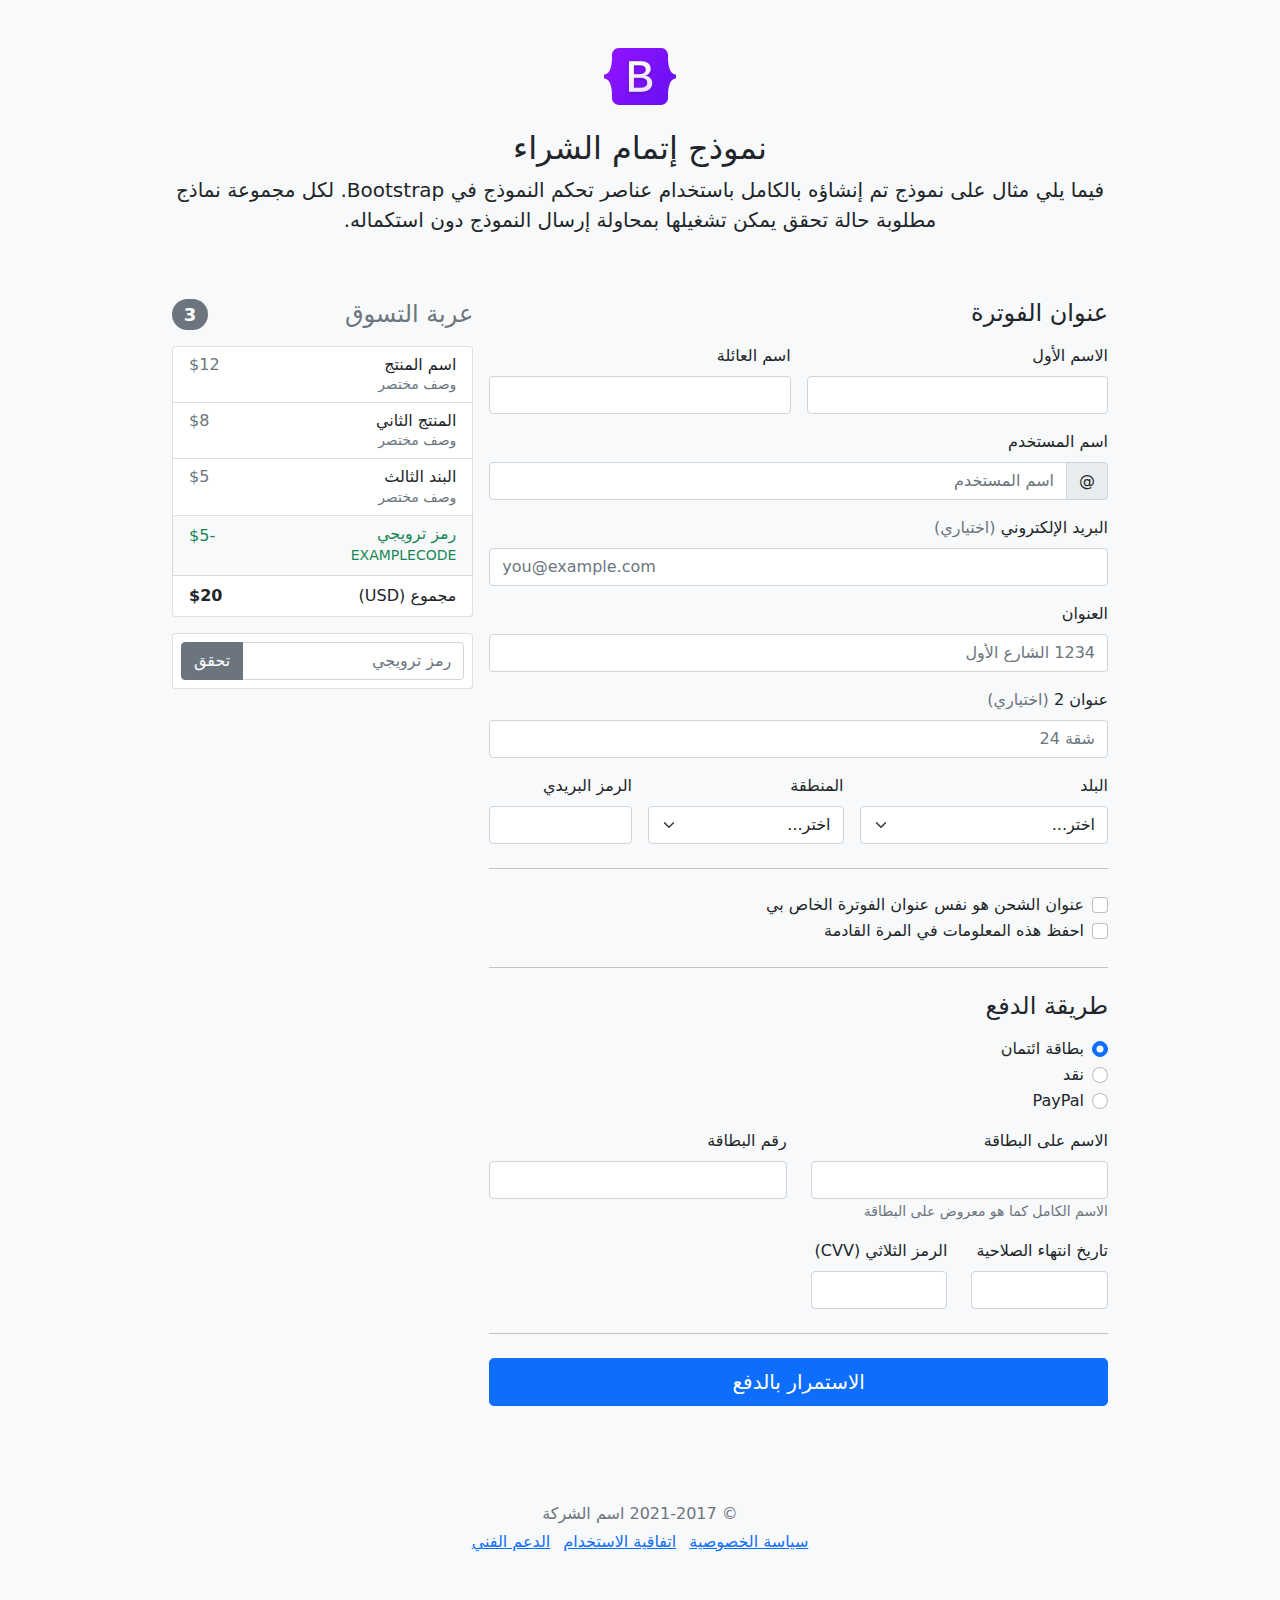
<file: bootstrap-5.0.2-examples/checkout-rtl/index.html>
<!doctype html>
<html lang="ar" dir="rtl">
  <head>
    <meta charset="utf-8">
    <meta name="viewport" content="width=device-width, initial-scale=1">
    <meta name="description" content="">
    <meta name="author" content="Mark Otto, Jacob Thornton, and Bootstrap contributors">
    <meta name="generator" content="Hugo 0.84.0">
    <title>مثال إتمام الشراء · Bootstrap v5.0</title>

    <link rel="canonical" href="https://getbootstrap.com/docs/5.0/examples/checkout-rtl/">

    

    <!-- Bootstrap core CSS -->
<link href="../assets/dist/css/bootstrap.rtl.min.css" rel="stylesheet">

    <style>
      .bd-placeholder-img {
        font-size: 1.125rem;
        text-anchor: middle;
        -webkit-user-select: none;
        -moz-user-select: none;
        user-select: none;
      }

      @media (min-width: 768px) {
        .bd-placeholder-img-lg {
          font-size: 3.5rem;
        }
      }
    </style>

    
    <!-- Custom styles for this template -->
    <link href="../checkout/form-validation.css" rel="stylesheet">
  </head>
  <body class="bg-light">
    
<div class="container">
  <main>
    <div class="py-5 text-center">
      <img class="d-block mx-auto mb-4" src="../assets/brand/bootstrap-logo.svg" alt="" width="72" height="57">
      <h2>نموذج إتمام الشراء</h2>
      <p class="lead">فيما يلي مثال على نموذج تم إنشاؤه بالكامل باستخدام عناصر تحكم النموذج في Bootstrap. لكل مجموعة نماذج مطلوبة حالة تحقق يمكن تشغيلها بمحاولة إرسال النموذج دون استكماله.</p>
    </div>

    <div class="row g-3">
      <div class="col-md-5 col-lg-4 order-md-last">
        <h4 class="d-flex justify-content-between align-items-center mb-3">
          <span class="text-muted">عربة التسوق</span>
          <span class="badge bg-secondary rounded-pill">3</span>
        </h4>
        <ul class="list-group mb-3">
          <li class="list-group-item d-flex justify-content-between lh-sm">
            <div>
              <h6 class="my-0">اسم المنتج</h6>
              <small class="text-muted">وصف مختصر</small>
            </div>
            <span class="text-muted">$12</span>
          </li>
          <li class="list-group-item d-flex justify-content-between lh-sm">
            <div>
              <h6 class="my-0">المنتج الثاني</h6>
              <small class="text-muted">وصف مختصر</small>
            </div>
            <span class="text-muted">$8</span>
          </li>
          <li class="list-group-item d-flex justify-content-between lh-sm">
            <div>
              <h6 class="my-0">البند الثالث</h6>
              <small class="text-muted">وصف مختصر</small>
            </div>
            <span class="text-muted">$5</span>
          </li>
          <li class="list-group-item d-flex justify-content-between bg-light">
            <div class="text-success">
              <h6 class="my-0">رمز ترويجي</h6>
              <small>EXAMPLECODE</small>
            </div>
            <span class="text-success">-$5</span>
          </li>
          <li class="list-group-item d-flex justify-content-between">
            <span>مجموع (USD)</span>
            <strong>$20</strong>
          </li>
        </ul>

        <form class="card p-2">
          <div class="input-group">
            <input type="text" class="form-control" placeholder="رمز ترويجي">
            <button type="submit" class="btn btn-secondary">تحقق</button>
          </div>
        </form>
      </div>
      <div class="col-md-7 col-lg-8">
        <h4 class="mb-3">عنوان الفوترة</h4>
        <form class="needs-validation" novalidate>
          <div class="row g-3">
            <div class="col-sm-6">
              <label for="firstName" class="form-label">الاسم الأول</label>
              <input type="text" class="form-control" id="firstName" placeholder="" value="" required>
              <div class="invalid-feedback">
                يرجى إدخال اسم أول صحيح.
              </div>
            </div>

            <div class="col-sm-6">
              <label for="lastName" class="form-label">اسم العائلة</label>
              <input type="text" class="form-control" id="lastName" placeholder="" value="" required>
              <div class="invalid-feedback">
                يرجى إدخال اسم عائلة صحيح.
              </div>
            </div>

            <div class="col-12">
              <label for="username" class="form-label">اسم المستخدم</label>
              <div class="input-group has-validation">
                <span class="input-group-text">@</span>
                <input type="text" class="form-control" id="username" placeholder="اسم المستخدم" required>
              <div class="invalid-feedback">
                اسم المستخدم الخاص بك مطلوب.
                </div>
              </div>
            </div>

            <div class="col-12">
              <label for="email" class="form-label">البريد الإلكتروني <span class="text-muted">(اختياري)</span></label>
              <input type="email" class="form-control" id="email" placeholder="you@example.com">
              <div class="invalid-feedback">
                يرجى إدخال عنوان بريد إلكتروني صحيح لتصلكم تحديثات الشحن.
              </div>
            </div>

            <div class="col-12">
              <label for="address" class="form-label">العنوان</label>
              <input type="text" class="form-control" id="address" placeholder="1234 الشارع الأول" required>
              <div class="invalid-feedback">
                يرجى إدخال عنوان الشحن الخاص بك.
              </div>
            </div>

            <div class="col-12">
              <label for="address2" class="form-label">عنوان 2 <span class="text-muted">(اختياري)</span></label>
              <input type="text" class="form-control" id="address2" placeholder="شقة 24">
            </div>

            <div class="col-md-5">
              <label for="country" class="form-label">البلد</label>
              <select class="form-select" id="country" required>
                <option value="">اختر...</option>
                <option>الولايات المتحدة الأمريكية</option>
              </select>
              <div class="invalid-feedback">
                يرجى اختيار بلد صحيح.
              </div>
            </div>

            <div class="col-md-4">
              <label for="state" class="form-label">المنطقة</label>
              <select class="form-select" id="state" required>
                <option value="">اختر...</option>
                <option>كاليفورنيا</option>
              </select>
              <div class="invalid-feedback">
                يرجى اختيار اسم منطقة صحيح.
              </div>
            </div>

            <div class="col-md-3">
              <label for="zip" class="form-label">الرمز البريدي</label>
              <input type="text" class="form-control" id="zip" placeholder="" required>
              <div class="invalid-feedback">
                الرمز البريدي مطلوب.
              </div>
            </div>
          </div>

          <hr class="my-4">

          <div class="form-check">
            <input type="checkbox" class="form-check-input" id="same-address">
            <label class="form-check-label" for="same-address">عنوان الشحن هو نفس عنوان الفوترة الخاص بي</label>
          </div>

          <div class="form-check">
            <input type="checkbox" class="form-check-input" id="save-info">
            <label class="form-check-label" for="save-info">احفظ هذه المعلومات في المرة القادمة</label>
          </div>

          <hr class="my-4">

          <h4 class="mb-3">طريقة الدفع</h4>

          <div class="my-3">
            <div class="form-check">
              <input id="credit" name="paymentMethod" type="radio" class="form-check-input" checked required>
              <label class="form-check-label" for="credit">بطاقة ائتمان</label>
            </div>
            <div class="form-check">
              <input id="cash" name="paymentMethod" type="radio" class="form-check-input" required>
              <label class="form-check-label" for="cash">نقد</label>
            </div>
            <div class="form-check">
              <input id="paypal" name="paymentMethod" type="radio" class="form-check-input" required>
              <label class="form-check-label" for="paypal">PayPal</label>
            </div>
          </div>

          <div class="row gy-3">
            <div class="col-md-6">
              <label for="cc-name" class="form-label">الاسم على البطاقة</label>
              <input type="text" class="form-control" id="cc-name" placeholder="" required>
              <small class="text-muted">الاسم الكامل كما هو معروض على البطاقة</small>
              <div class="invalid-feedback">
                الاسم على البطاقة مطلوب
              </div>
            </div>

            <div class="col-md-6">
              <label for="cc-number" class="form-label">رقم البطاقة</label>
              <input type="text" class="form-control" id="cc-number" placeholder="" required>
              <div class="invalid-feedback">
                رقم بطاقة الائتمان مطلوب
              </div>
            </div>

            <div class="col-md-3">
              <label for="cc-expiration" class="form-label">تاريخ انتهاء الصلاحية</label>
              <input type="text" class="form-control" id="cc-expiration" placeholder="" required>
              <div class="invalid-feedback">
                تاريخ انتهاء الصلاحية مطلوب
              </div>
            </div>

            <div class="col-md-3">
              <label for="cc-cvv" class="form-label">الرمز الثلاثي (CVV)</label>
              <input type="text" class="form-control" id="cc-cvv" placeholder="" required>
              <div class="invalid-feedback">
                رمز الحماية مطلوب
              </div>
            </div>
          </div>

          <hr class="my-4">

          <button class="w-100 btn btn-primary btn-lg" type="submit">الاستمرار بالدفع</button>
        </form>
      </div>
    </div>
  </main>
  <footer class="my-5 pt-5 text-muted text-center text-small">
    <p class="mb-1">&copy; 2021-2017 اسم الشركة</p>
    <ul class="list-inline">
      <li class="list-inline-item"><a href="#">سياسة الخصوصية</a></li>
      <li class="list-inline-item"><a href="#">اتفاقية الاستخدام</a></li>
      <li class="list-inline-item"><a href="#">الدعم الفني</a></li>
    </ul>
  </footer>
</div>


    <script src="../assets/dist/js/bootstrap.bundle.min.js"></script>

      <script src="../checkout/form-validation.js"></script>
  </body>
</html>
</file>
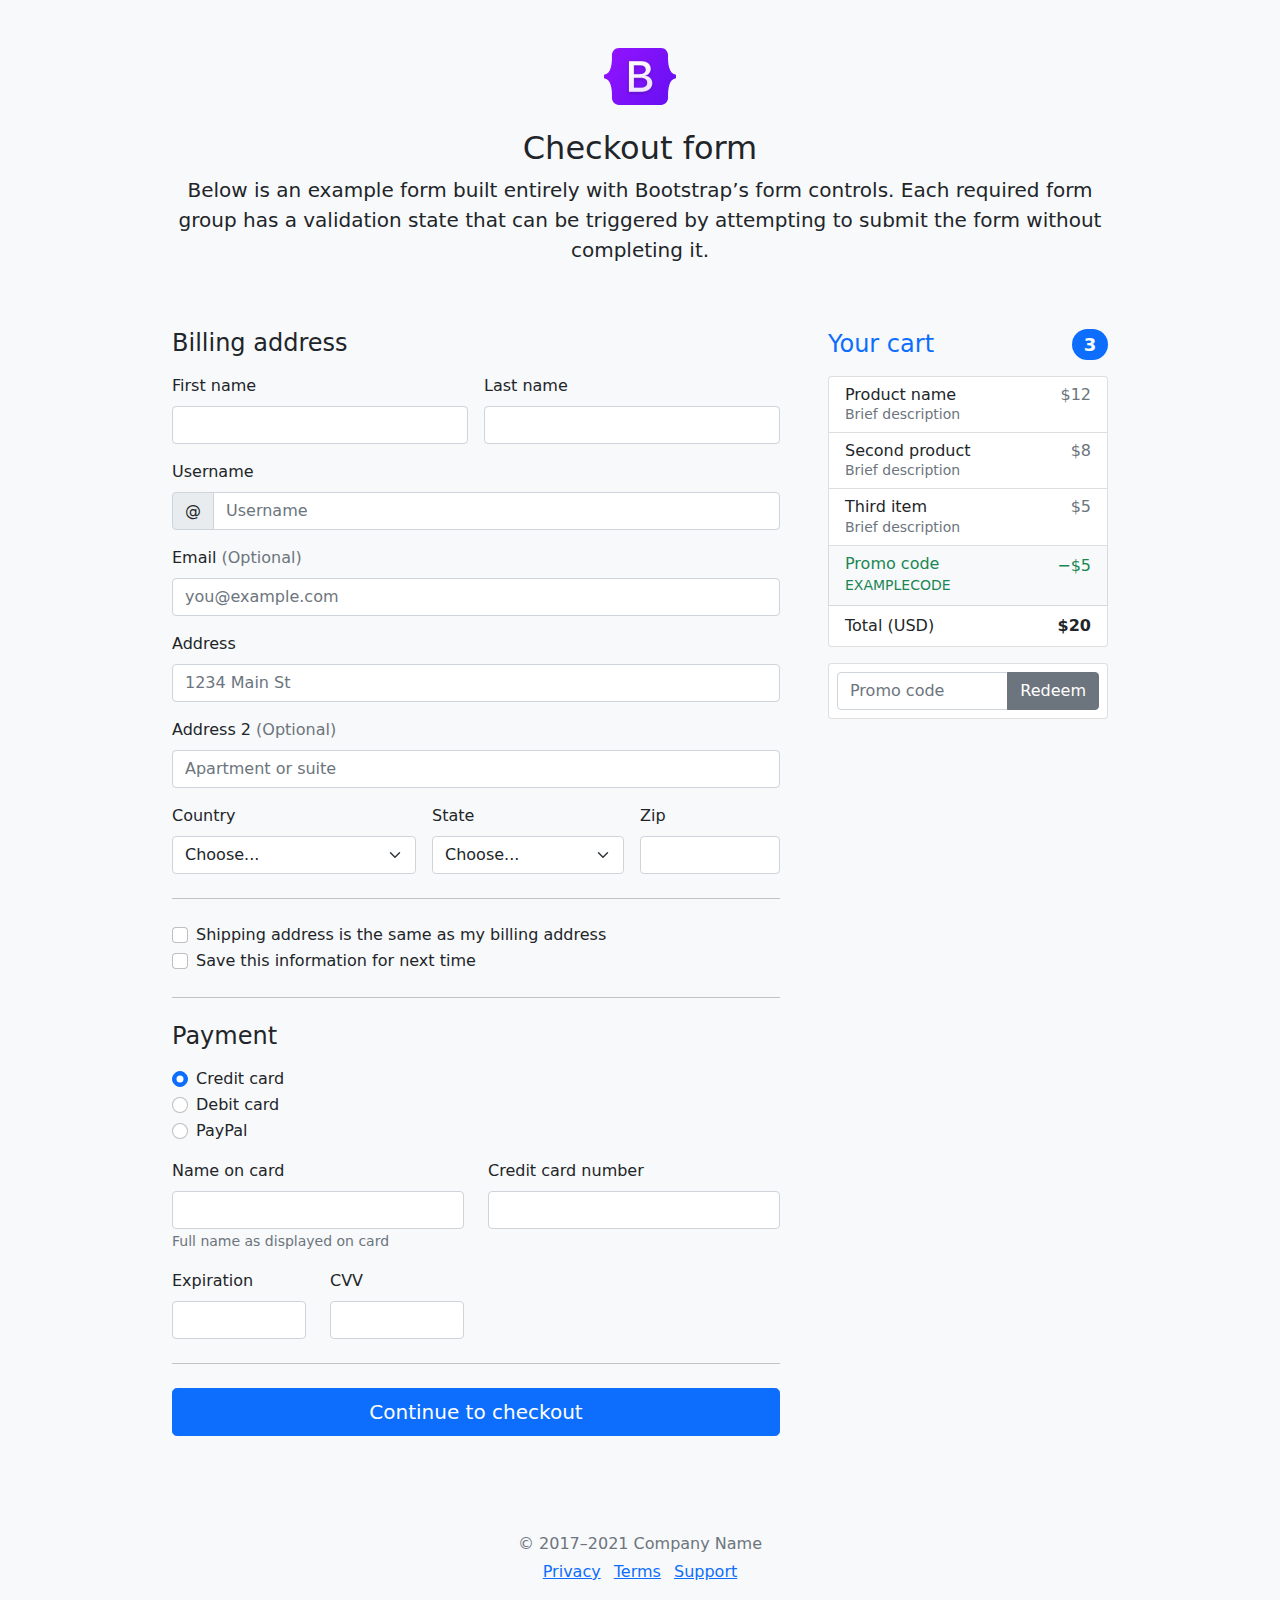
<file: bootstrap-5.0.2-examples/checkout/index.html>
<!doctype html>
<html lang="en">
  <head>
    <meta charset="utf-8">
    <meta name="viewport" content="width=device-width, initial-scale=1">
    <meta name="description" content="">
    <meta name="author" content="Mark Otto, Jacob Thornton, and Bootstrap contributors">
    <meta name="generator" content="Hugo 0.84.0">
    <title>Checkout example · Bootstrap v5.0</title>

    <link rel="canonical" href="https://getbootstrap.com/docs/5.0/examples/checkout/">

    

    <!-- Bootstrap core CSS -->
<link href="../assets/dist/css/bootstrap.min.css" rel="stylesheet">

    <style>
      .bd-placeholder-img {
        font-size: 1.125rem;
        text-anchor: middle;
        -webkit-user-select: none;
        -moz-user-select: none;
        user-select: none;
      }

      @media (min-width: 768px) {
        .bd-placeholder-img-lg {
          font-size: 3.5rem;
        }
      }
    </style>

    
    <!-- Custom styles for this template -->
    <link href="form-validation.css" rel="stylesheet">
  </head>
  <body class="bg-light">
    
<div class="container">
  <main>
    <div class="py-5 text-center">
      <img class="d-block mx-auto mb-4" src="../assets/brand/bootstrap-logo.svg" alt="" width="72" height="57">
      <h2>Checkout form</h2>
      <p class="lead">Below is an example form built entirely with Bootstrap’s form controls. Each required form group has a validation state that can be triggered by attempting to submit the form without completing it.</p>
    </div>

    <div class="row g-5">
      <div class="col-md-5 col-lg-4 order-md-last">
        <h4 class="d-flex justify-content-between align-items-center mb-3">
          <span class="text-primary">Your cart</span>
          <span class="badge bg-primary rounded-pill">3</span>
        </h4>
        <ul class="list-group mb-3">
          <li class="list-group-item d-flex justify-content-between lh-sm">
            <div>
              <h6 class="my-0">Product name</h6>
              <small class="text-muted">Brief description</small>
            </div>
            <span class="text-muted">$12</span>
          </li>
          <li class="list-group-item d-flex justify-content-between lh-sm">
            <div>
              <h6 class="my-0">Second product</h6>
              <small class="text-muted">Brief description</small>
            </div>
            <span class="text-muted">$8</span>
          </li>
          <li class="list-group-item d-flex justify-content-between lh-sm">
            <div>
              <h6 class="my-0">Third item</h6>
              <small class="text-muted">Brief description</small>
            </div>
            <span class="text-muted">$5</span>
          </li>
          <li class="list-group-item d-flex justify-content-between bg-light">
            <div class="text-success">
              <h6 class="my-0">Promo code</h6>
              <small>EXAMPLECODE</small>
            </div>
            <span class="text-success">−$5</span>
          </li>
          <li class="list-group-item d-flex justify-content-between">
            <span>Total (USD)</span>
            <strong>$20</strong>
          </li>
        </ul>

        <form class="card p-2">
          <div class="input-group">
            <input type="text" class="form-control" placeholder="Promo code">
            <button type="submit" class="btn btn-secondary">Redeem</button>
          </div>
        </form>
      </div>
      <div class="col-md-7 col-lg-8">
        <h4 class="mb-3">Billing address</h4>
        <form class="needs-validation" novalidate>
          <div class="row g-3">
            <div class="col-sm-6">
              <label for="firstName" class="form-label">First name</label>
              <input type="text" class="form-control" id="firstName" placeholder="" value="" required>
              <div class="invalid-feedback">
                Valid first name is required.
              </div>
            </div>

            <div class="col-sm-6">
              <label for="lastName" class="form-label">Last name</label>
              <input type="text" class="form-control" id="lastName" placeholder="" value="" required>
              <div class="invalid-feedback">
                Valid last name is required.
              </div>
            </div>

            <div class="col-12">
              <label for="username" class="form-label">Username</label>
              <div class="input-group has-validation">
                <span class="input-group-text">@</span>
                <input type="text" class="form-control" id="username" placeholder="Username" required>
              <div class="invalid-feedback">
                  Your username is required.
                </div>
              </div>
            </div>

            <div class="col-12">
              <label for="email" class="form-label">Email <span class="text-muted">(Optional)</span></label>
              <input type="email" class="form-control" id="email" placeholder="you@example.com">
              <div class="invalid-feedback">
                Please enter a valid email address for shipping updates.
              </div>
            </div>

            <div class="col-12">
              <label for="address" class="form-label">Address</label>
              <input type="text" class="form-control" id="address" placeholder="1234 Main St" required>
              <div class="invalid-feedback">
                Please enter your shipping address.
              </div>
            </div>

            <div class="col-12">
              <label for="address2" class="form-label">Address 2 <span class="text-muted">(Optional)</span></label>
              <input type="text" class="form-control" id="address2" placeholder="Apartment or suite">
            </div>

            <div class="col-md-5">
              <label for="country" class="form-label">Country</label>
              <select class="form-select" id="country" required>
                <option value="">Choose...</option>
                <option>United States</option>
              </select>
              <div class="invalid-feedback">
                Please select a valid country.
              </div>
            </div>

            <div class="col-md-4">
              <label for="state" class="form-label">State</label>
              <select class="form-select" id="state" required>
                <option value="">Choose...</option>
                <option>California</option>
              </select>
              <div class="invalid-feedback">
                Please provide a valid state.
              </div>
            </div>

            <div class="col-md-3">
              <label for="zip" class="form-label">Zip</label>
              <input type="text" class="form-control" id="zip" placeholder="" required>
              <div class="invalid-feedback">
                Zip code required.
              </div>
            </div>
          </div>

          <hr class="my-4">

          <div class="form-check">
            <input type="checkbox" class="form-check-input" id="same-address">
            <label class="form-check-label" for="same-address">Shipping address is the same as my billing address</label>
          </div>

          <div class="form-check">
            <input type="checkbox" class="form-check-input" id="save-info">
            <label class="form-check-label" for="save-info">Save this information for next time</label>
          </div>

          <hr class="my-4">

          <h4 class="mb-3">Payment</h4>

          <div class="my-3">
            <div class="form-check">
              <input id="credit" name="paymentMethod" type="radio" class="form-check-input" checked required>
              <label class="form-check-label" for="credit">Credit card</label>
            </div>
            <div class="form-check">
              <input id="debit" name="paymentMethod" type="radio" class="form-check-input" required>
              <label class="form-check-label" for="debit">Debit card</label>
            </div>
            <div class="form-check">
              <input id="paypal" name="paymentMethod" type="radio" class="form-check-input" required>
              <label class="form-check-label" for="paypal">PayPal</label>
            </div>
          </div>

          <div class="row gy-3">
            <div class="col-md-6">
              <label for="cc-name" class="form-label">Name on card</label>
              <input type="text" class="form-control" id="cc-name" placeholder="" required>
              <small class="text-muted">Full name as displayed on card</small>
              <div class="invalid-feedback">
                Name on card is required
              </div>
            </div>

            <div class="col-md-6">
              <label for="cc-number" class="form-label">Credit card number</label>
              <input type="text" class="form-control" id="cc-number" placeholder="" required>
              <div class="invalid-feedback">
                Credit card number is required
              </div>
            </div>

            <div class="col-md-3">
              <label for="cc-expiration" class="form-label">Expiration</label>
              <input type="text" class="form-control" id="cc-expiration" placeholder="" required>
              <div class="invalid-feedback">
                Expiration date required
              </div>
            </div>

            <div class="col-md-3">
              <label for="cc-cvv" class="form-label">CVV</label>
              <input type="text" class="form-control" id="cc-cvv" placeholder="" required>
              <div class="invalid-feedback">
                Security code required
              </div>
            </div>
          </div>

          <hr class="my-4">

          <button class="w-100 btn btn-primary btn-lg" type="submit">Continue to checkout</button>
        </form>
      </div>
    </div>
  </main>

  <footer class="my-5 pt-5 text-muted text-center text-small">
    <p class="mb-1">&copy; 2017–2021 Company Name</p>
    <ul class="list-inline">
      <li class="list-inline-item"><a href="#">Privacy</a></li>
      <li class="list-inline-item"><a href="#">Terms</a></li>
      <li class="list-inline-item"><a href="#">Support</a></li>
    </ul>
  </footer>
</div>


    <script src="../assets/dist/js/bootstrap.bundle.min.js"></script>

      <script src="form-validation.js"></script>
  </body>
</html>
</file>
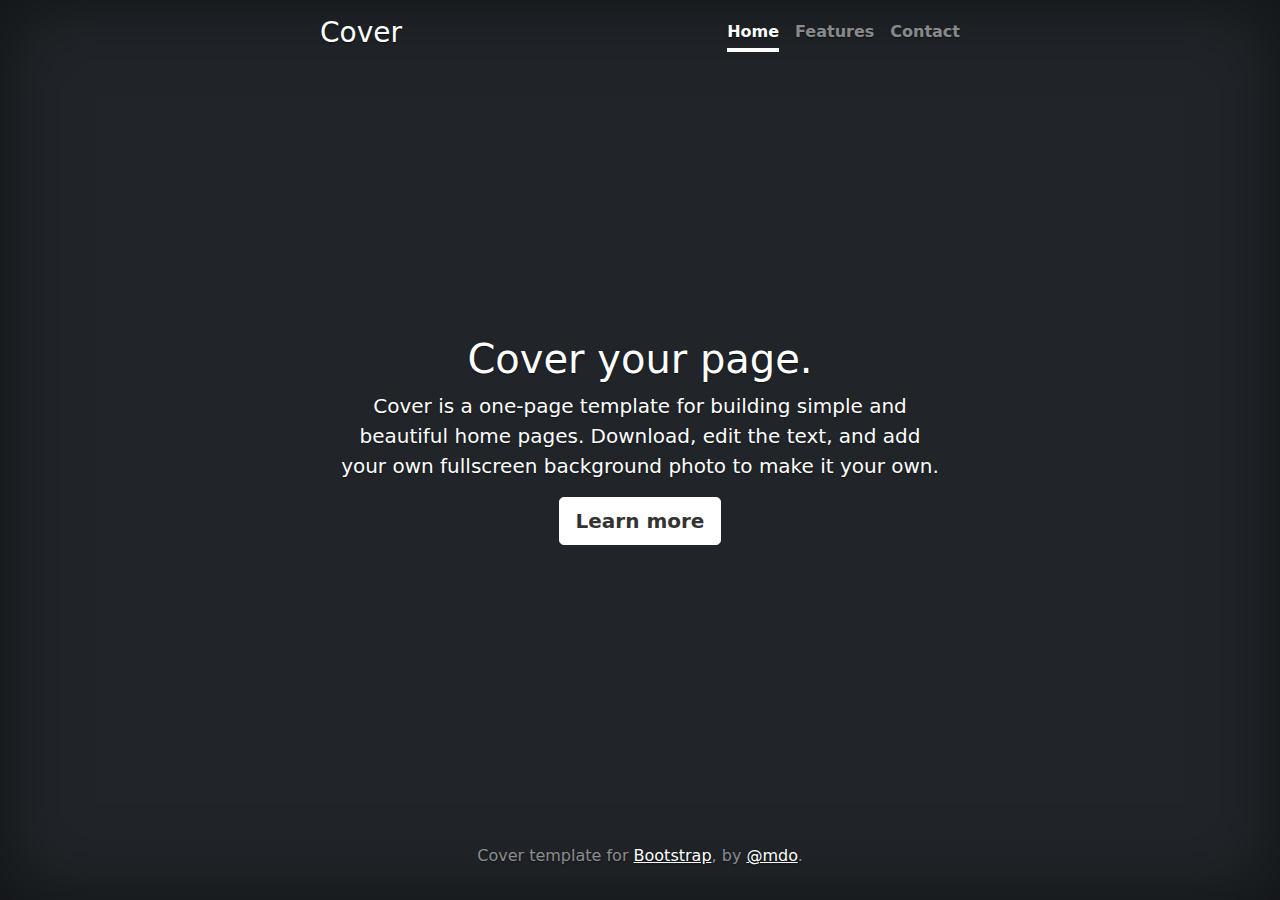
<file: bootstrap-5.0.2-examples/cover/index.html>
<!doctype html>
<html lang="en" class="h-100">
  <head>
    <meta charset="utf-8">
    <meta name="viewport" content="width=device-width, initial-scale=1">
    <meta name="description" content="">
    <meta name="author" content="Mark Otto, Jacob Thornton, and Bootstrap contributors">
    <meta name="generator" content="Hugo 0.84.0">
    <title>Cover Template · Bootstrap v5.0</title>

    <link rel="canonical" href="https://getbootstrap.com/docs/5.0/examples/cover/">

    

    <!-- Bootstrap core CSS -->
<link href="../assets/dist/css/bootstrap.min.css" rel="stylesheet">

    <style>
      .bd-placeholder-img {
        font-size: 1.125rem;
        text-anchor: middle;
        -webkit-user-select: none;
        -moz-user-select: none;
        user-select: none;
      }

      @media (min-width: 768px) {
        .bd-placeholder-img-lg {
          font-size: 3.5rem;
        }
      }
    </style>

    
    <!-- Custom styles for this template -->
    <link href="cover.css" rel="stylesheet">
  </head>
  <body class="d-flex h-100 text-center text-white bg-dark">
    
<div class="cover-container d-flex w-100 h-100 p-3 mx-auto flex-column">
  <header class="mb-auto">
    <div>
      <h3 class="float-md-start mb-0">Cover</h3>
      <nav class="nav nav-masthead justify-content-center float-md-end">
        <a class="nav-link active" aria-current="page" href="#">Home</a>
        <a class="nav-link" href="#">Features</a>
        <a class="nav-link" href="#">Contact</a>
      </nav>
    </div>
  </header>

  <main class="px-3">
    <h1>Cover your page.</h1>
    <p class="lead">Cover is a one-page template for building simple and beautiful home pages. Download, edit the text, and add your own fullscreen background photo to make it your own.</p>
    <p class="lead">
      <a href="#" class="btn btn-lg btn-secondary fw-bold border-white bg-white">Learn more</a>
    </p>
  </main>

  <footer class="mt-auto text-white-50">
    <p>Cover template for <a href="https://getbootstrap.com/" class="text-white">Bootstrap</a>, by <a href="https://twitter.com/mdo" class="text-white">@mdo</a>.</p>
  </footer>
</div>


    
  </body>
</html>
</file>
<file: style.css>
.Contact-styled{
    margin: 0px 10px;
    float: left;
}

.content_style
	{
		width:100%;
		height:350px;
		padding-top:0px;
		margin-top:0px;
		margin-left:0%;
		margin-right:0%;
        background-color: #dbdbdb;
	}
.self_img{
    margin: 0px 50px;
}
</file>
<file: bootstrap-5.0.2-examples/blog/blog.rtl.css>
/* stylelint-disable selector-list-comma-newline-after */

.blog-header {
  line-height: 1;
  border-bottom: 1px solid #e5e5e5;
}

.blog-header-logo {
  font-family: Amiri, Georgia, "Times New Roman", serif;
  font-size: 2.25rem;
}

.blog-header-logo:hover {
  text-decoration: none;
}

h1, h2, h3, h4, h5, h6 {
  font-family: Amiri, Georgia, "Times New Roman", serif;
}

.display-4 {
  font-size: 2.5rem;
}
@media (min-width: 768px) {
  .display-4 {
    font-size: 3rem;
  }
}

.nav-scroller {
  position: relative;
  z-index: 2;
  height: 2.75rem;
  overflow-y: hidden;
}

.nav-scroller .nav {
  display: flex;
  flex-wrap: nowrap;
  padding-bottom: 1rem;
  margin-top: -1px;
  overflow-x: auto;
  text-align: center;
  white-space: nowrap;
  -webkit-overflow-scrolling: touch;
}

.nav-scroller .nav-link {
  padding-top: .75rem;
  padding-bottom: .75rem;
  font-size: .875rem;
}

.card-img-right {
  height: 100%;
  border-radius: 3px 0 0 3px;
}

.flex-auto {
  flex: 0 0 auto;
}

.h-250 { height: 250px; }
@media (min-width: 768px) {
  .h-md-250 { height: 250px; }
}

/* Pagination */
.blog-pagination {
  margin-bottom: 4rem;
}
.blog-pagination > .btn {
  border-radius: 2rem;
}

/*
 * Blog posts
 */
.blog-post {
  margin-bottom: 4rem;
}
.blog-post-title {
  margin-bottom: .25rem;
  font-size: 2.5rem;
}
.blog-post-meta {
  margin-bottom: 1.25rem;
  color: #727272;
}

/*
 * Footer
 */
.blog-footer {
  padding: 2.5rem 0;
  color: #727272;
  text-align: center;
  background-color: #f9f9f9;
  border-top: .05rem solid #e5e5e5;
}
.blog-footer p:last-child {
  margin-bottom: 0;
}
</file>
<file: bootstrap-5.0.2-examples/blog/blog.css>
/* stylelint-disable selector-list-comma-newline-after */

.blog-header {
  line-height: 1;
  border-bottom: 1px solid #e5e5e5;
}

.blog-header-logo {
  font-family: "Playfair Display", Georgia, "Times New Roman", serif/*rtl:Amiri, Georgia, "Times New Roman", serif*/;
  font-size: 2.25rem;
}

.blog-header-logo:hover {
  text-decoration: none;
}

h1, h2, h3, h4, h5, h6 {
  font-family: "Playfair Display", Georgia, "Times New Roman", serif/*rtl:Amiri, Georgia, "Times New Roman", serif*/;
}

.display-4 {
  font-size: 2.5rem;
}
@media (min-width: 768px) {
  .display-4 {
    font-size: 3rem;
  }
}

.nav-scroller {
  position: relative;
  z-index: 2;
  height: 2.75rem;
  overflow-y: hidden;
}

.nav-scroller .nav {
  display: flex;
  flex-wrap: nowrap;
  padding-bottom: 1rem;
  margin-top: -1px;
  overflow-x: auto;
  text-align: center;
  white-space: nowrap;
  -webkit-overflow-scrolling: touch;
}

.nav-scroller .nav-link {
  padding-top: .75rem;
  padding-bottom: .75rem;
  font-size: .875rem;
}

.card-img-right {
  height: 100%;
  border-radius: 0 3px 3px 0;
}

.flex-auto {
  flex: 0 0 auto;
}

.h-250 { height: 250px; }
@media (min-width: 768px) {
  .h-md-250 { height: 250px; }
}

/* Pagination */
.blog-pagination {
  margin-bottom: 4rem;
}
.blog-pagination > .btn {
  border-radius: 2rem;
}

/*
 * Blog posts
 */
.blog-post {
  margin-bottom: 4rem;
}
.blog-post-title {
  margin-bottom: .25rem;
  font-size: 2.5rem;
}
.blog-post-meta {
  margin-bottom: 1.25rem;
  color: #727272;
}

/*
 * Footer
 */
.blog-footer {
  padding: 2.5rem 0;
  color: #727272;
  text-align: center;
  background-color: #f9f9f9;
  border-top: .05rem solid #e5e5e5;
}
.blog-footer p:last-child {
  margin-bottom: 0;
}
</file>
<file: bootstrap-5.0.2-examples/carousel/carousel.rtl.css>
/* GLOBAL STYLES
-------------------------------------------------- */
/* Padding below the footer and lighter body text */

body {
  padding-top: 3rem;
  padding-bottom: 3rem;
  color: #5a5a5a;
}


/* CUSTOMIZE THE CAROUSEL
-------------------------------------------------- */

/* Carousel base class */
.carousel {
  margin-bottom: 4rem;
}
/* Since positioning the image, we need to help out the caption */
.carousel-caption {
  bottom: 3rem;
  z-index: 10;
}

/* Declare heights because of positioning of img element */
.carousel-item {
  height: 32rem;
}
.carousel-item > img {
  position: absolute;
  top: 0;
  right: 0;
  min-width: 100%;
  height: 32rem;
}


/* MARKETING CONTENT
-------------------------------------------------- */

/* Center align the text within the three columns below the carousel */
.marketing .col-lg-4 {
  margin-bottom: 1.5rem;
  text-align: center;
}
.marketing h2 {
  font-weight: 400;
}
.marketing .col-lg-4 p {
  margin-right: .75rem;
  margin-left: .75rem;
}


/* Featurettes
------------------------- */

.featurette-divider {
  margin: 5rem 0; /* Space out the Bootstrap <hr> more */
}

/* Thin out the marketing headings */
.featurette-heading {
  font-weight: 300;
  line-height: 1;
}


/* RESPONSIVE CSS
-------------------------------------------------- */

@media (min-width: 40em) {
  /* Bump up size of carousel content */
  .carousel-caption p {
    margin-bottom: 1.25rem;
    font-size: 1.25rem;
    line-height: 1.4;
  }

  .featurette-heading {
    font-size: 50px;
  }
}

@media (min-width: 62em) {
  .featurette-heading {
    margin-top: 7rem;
  }
}
</file>
<file: bootstrap-5.0.2-examples/carousel/carousel.css>
/* GLOBAL STYLES
-------------------------------------------------- */
/* Padding below the footer and lighter body text */

body {
  padding-top: 3rem;
  padding-bottom: 3rem;
  color: #5a5a5a;
}


/* CUSTOMIZE THE CAROUSEL
-------------------------------------------------- */

/* Carousel base class */
.carousel {
  margin-bottom: 4rem;
}
/* Since positioning the image, we need to help out the caption */
.carousel-caption {
  bottom: 3rem;
  z-index: 10;
}

/* Declare heights because of positioning of img element */
.carousel-item {
  height: 32rem;
}
.carousel-item > img {
  position: absolute;
  top: 0;
  left: 0;
  min-width: 100%;
  height: 32rem;
}


/* MARKETING CONTENT
-------------------------------------------------- */

/* Center align the text within the three columns below the carousel */
.marketing .col-lg-4 {
  margin-bottom: 1.5rem;
  text-align: center;
}
.marketing h2 {
  font-weight: 400;
}
/* rtl:begin:ignore */
.marketing .col-lg-4 p {
  margin-right: .75rem;
  margin-left: .75rem;
}
/* rtl:end:ignore */


/* Featurettes
------------------------- */

.featurette-divider {
  margin: 5rem 0; /* Space out the Bootstrap <hr> more */
}

/* Thin out the marketing headings */
.featurette-heading {
  font-weight: 300;
  line-height: 1;
  /* rtl:remove */
  letter-spacing: -.05rem;
}


/* RESPONSIVE CSS
-------------------------------------------------- */

@media (min-width: 40em) {
  /* Bump up size of carousel content */
  .carousel-caption p {
    margin-bottom: 1.25rem;
    font-size: 1.25rem;
    line-height: 1.4;
  }

  .featurette-heading {
    font-size: 50px;
  }
}

@media (min-width: 62em) {
  .featurette-heading {
    margin-top: 7rem;
  }
}
</file>
<file: bootstrap-5.0.2-examples/checkout/form-validation.css>
.container {
  max-width: 960px;
}
</file>
<file: bootstrap-5.0.2-examples/cover/cover.css>
/*
 * Globals
 */


/* Custom default button */
.btn-secondary,
.btn-secondary:hover,
.btn-secondary:focus {
  color: #333;
  text-shadow: none; /* Prevent inheritance from `body` */
}


/*
 * Base structure
 */

body {
  text-shadow: 0 .05rem .1rem rgba(0, 0, 0, .5);
  box-shadow: inset 0 0 5rem rgba(0, 0, 0, .5);
}

.cover-container {
  max-width: 42em;
}


/*
 * Header
 */

.nav-masthead .nav-link {
  padding: .25rem 0;
  font-weight: 700;
  color: rgba(255, 255, 255, .5);
  background-color: transparent;
  border-bottom: .25rem solid transparent;
}

.nav-masthead .nav-link:hover,
.nav-masthead .nav-link:focus {
  border-bottom-color: rgba(255, 255, 255, .25);
}

.nav-masthead .nav-link + .nav-link {
  margin-left: 1rem;
}

.nav-masthead .active {
  color: #fff;
  border-bottom-color: #fff;
}
</file>
<file: bootstrap-5.0.2-examples/cheatsheet/cheatsheet.rtl.css>
body {
  scroll-behavior: smooth;
}

/**
 * Bootstrap "Journal code" icon
 * @link https://icons.getbootstrap.com/icons/journal-code/
 */
.bd-heading a::before {
  display: inline-block;
  width: 1em;
  height: 1em;
  margin-left: .25rem;
  content: "";
  background-image: url("data:image/svg+xml,%3Csvg xmlns='http://www.w3.org/2000/svg' fill='%25230d6efd' viewBox='0 0 16 16'%3E%3Cpath d='M4 1h8a2 2 0 0 1 2 2v10a2 2 0 0 1-2 2H4a2 2 0 0 1-2-2h1a1 1 0 0 0 1 1h8a1 1 0 0 0 1-1V3a1 1 0 0 0-1-1H4a1 1 0 0 0-1 1H2a2 2 0 0 1 2-2z'/%3E%3Cpath d='M2 5v-.5a.5.5 0 0 1 1 0V5h.5a.5.5 0 0 1 0 1h-2a.5.5 0 0 1 0-1H2zm0 3v-.5a.5.5 0 0 1 1 0V8h.5a.5.5 0 0 1 0 1h-2a.5.5 0 0 1 0-1H2zm0 3v-.5a.5.5 0 0 1 1 0v.5h.5a.5.5 0 0 1 0 1h-2a.5.5 0 0 1 0-1H2z'/%3E%3Cpath fill-rule='evenodd' d='M8.646 5.646a.5.5 0 0 1 .708 0l2 2a.5.5 0 0 1 0 .708l-2 2a.5.5 0 0 1-.708-.708L10.293 8 8.646 6.354a.5.5 0 0 1 0-.708zm-1.292 0a.5.5 0 0 0-.708 0l-2 2a.5.5 0 0 0 0 .708l2 2a.5.5 0 0 0 .708-.708L5.707 8l1.647-1.646a.5.5 0 0 0 0-.708z'/%3E%3C/svg%3E");
  background-size: 1em;
}

/* stylelint-disable-next-line selector-max-universal */
.bd-heading + div > * + * {
  margin-top: 3rem;
}

/* Table of contents */
.bd-aside a {
  padding: .1875rem .5rem;
  margin-top: .125rem;
  margin-right: .3125rem;
  color: rgba(0, 0, 0, .65);
  text-decoration: none;
}

.bd-aside a:hover,
.bd-aside a:focus {
  color: rgba(0, 0, 0, .85);
  background-color: rgba(121, 82, 179, .1);
}

.bd-aside .active {
  font-weight: 600;
  color: rgba(0, 0, 0, .85);
}

.bd-aside .btn {
  padding: .25rem .5rem;
  font-weight: 600;
  color: rgba(0, 0, 0, .65);
  border: 0;
}

.bd-aside .btn:hover,
.bd-aside .btn:focus {
  color: rgba(0, 0, 0, .85);
  background-color: rgba(121, 82, 179, .1);
}

.bd-aside .btn:focus {
  box-shadow: 0 0 0 1px rgba(121, 82, 179, .7);
}

.bd-aside .btn::before {
  width: 1.25em;
  line-height: 0;
  content: url("data:image/svg+xml,%3csvg xmlns='http://www.w3.org/2000/svg' width='16' height='16' viewBox='0 0 16 16'%3e%3cpath fill='none' stroke='rgba%280,0,0,.5%29' stroke-linecap='round' stroke-linejoin='round' stroke-width='2' d='M5 14l6-6-6-6'/%3e%3c/svg%3e");
  transition: transform .35s ease;
  transform: rotate(180deg) translateX(-2px);
  transform-origin: .5em 50%;
}

.bd-aside .btn[aria-expanded="true"]::before {
  transform: rotate(90deg);
}


/* Examples */
.scrollspy-example {
  position: relative;
  height: 200px;
  margin-top: .5rem;
  overflow: auto;
}

[id="modal"] .bd-example .btn,
[id="buttons"] .bd-example .btn,
[id="tooltips"] .bd-example .btn,
[id="popovers"] .bd-example .btn,
[id="dropdowns"] .bd-example .btn-group,
[id="dropdowns"] .bd-example .dropdown,
[id="dropdowns"] .bd-example .dropup,
[id="dropdowns"] .bd-example .dropend,
[id="dropdowns"] .bd-example .dropstart {
  margin: 0 0 1rem 1rem;
}

/* Layout */
@media (min-width: 1200px) {
  body {
    display: grid;
    gap: 1rem;
    grid-template-columns: 1fr 4fr 1fr;
    grid-template-rows: auto;
  }

  .bd-header {
    position: fixed;
    top: 0;
    right: 0;
    left: 0;
    z-index: 1030;
    grid-column: 1 / span 3;
  }

  .bd-aside,
  .bd-cheatsheet {
    padding-top: 4rem;
  }

  /**
   * 1. Too bad only Firefox supports subgrids ATM
   */
  .bd-cheatsheet,
  .bd-cheatsheet section,
  .bd-cheatsheet article {
    display: inherit; /* 1 */
    gap: inherit; /* 1 */
    grid-template-columns: 1fr 4fr;
    grid-column: 1 / span 2;
    grid-template-rows: auto;
  }

  .bd-aside {
    grid-area: 1 / 3;
    scroll-margin-top: 4rem;
  }

  .bd-cheatsheet section,
  .bd-cheatsheet section > h2 {
    top: 2rem;
    scroll-margin-top: 2rem;
  }

  .bd-cheatsheet section > h2::before {
    position: absolute;
    top: 0;
    right: 0;
    bottom: -2rem;
    left: 0;
    z-index: -1;
    content: "";
    background-image: linear-gradient(to bottom, rgba(255, 255, 255, 1) calc(100% - 3rem), rgba(255, 255, 255, .01));
  }

  .bd-cheatsheet article,
  .bd-cheatsheet .bd-heading {
    top: 8rem;
    scroll-margin-top: 8rem;
  }

  .bd-cheatsheet .bd-heading {
    z-index: 1;
  }
}
</file>
<file: bootstrap-5.0.2-examples/cheatsheet/cheatsheet.css>
body {
  scroll-behavior: smooth;
}

/**
 * Bootstrap "Journal code" icon
 * @link https://icons.getbootstrap.com/icons/journal-code/
 */
.bd-heading a::before {
  display: inline-block;
  width: 1em;
  height: 1em;
  margin-right: .25rem;
  content: "";
  background-image: url("data:image/svg+xml,%3Csvg xmlns='http://www.w3.org/2000/svg' fill='%25230d6efd' viewBox='0 0 16 16'%3E%3Cpath d='M4 1h8a2 2 0 0 1 2 2v10a2 2 0 0 1-2 2H4a2 2 0 0 1-2-2h1a1 1 0 0 0 1 1h8a1 1 0 0 0 1-1V3a1 1 0 0 0-1-1H4a1 1 0 0 0-1 1H2a2 2 0 0 1 2-2z'/%3E%3Cpath d='M2 5v-.5a.5.5 0 0 1 1 0V5h.5a.5.5 0 0 1 0 1h-2a.5.5 0 0 1 0-1H2zm0 3v-.5a.5.5 0 0 1 1 0V8h.5a.5.5 0 0 1 0 1h-2a.5.5 0 0 1 0-1H2zm0 3v-.5a.5.5 0 0 1 1 0v.5h.5a.5.5 0 0 1 0 1h-2a.5.5 0 0 1 0-1H2z'/%3E%3Cpath fill-rule='evenodd' d='M8.646 5.646a.5.5 0 0 1 .708 0l2 2a.5.5 0 0 1 0 .708l-2 2a.5.5 0 0 1-.708-.708L10.293 8 8.646 6.354a.5.5 0 0 1 0-.708zm-1.292 0a.5.5 0 0 0-.708 0l-2 2a.5.5 0 0 0 0 .708l2 2a.5.5 0 0 0 .708-.708L5.707 8l1.647-1.646a.5.5 0 0 0 0-.708z'/%3E%3C/svg%3E");
  background-size: 1em;
}

/* stylelint-disable-next-line selector-max-universal */
.bd-heading + div > * + * {
  margin-top: 3rem;
}

/* Table of contents */
.bd-aside a {
  padding: .1875rem .5rem;
  margin-top: .125rem;
  margin-left: .3125rem;
  color: rgba(0, 0, 0, .65);
  text-decoration: none;
}

.bd-aside a:hover,
.bd-aside a:focus {
  color: rgba(0, 0, 0, .85);
  background-color: rgba(121, 82, 179, .1);
}

.bd-aside .active {
  font-weight: 600;
  color: rgba(0, 0, 0, .85);
}

.bd-aside .btn {
  padding: .25rem .5rem;
  font-weight: 600;
  color: rgba(0, 0, 0, .65);
  border: 0;
}

.bd-aside .btn:hover,
.bd-aside .btn:focus {
  color: rgba(0, 0, 0, .85);
  background-color: rgba(121, 82, 179, .1);
}

.bd-aside .btn:focus {
  box-shadow: 0 0 0 1px rgba(121, 82, 179, .7);
}

.bd-aside .btn::before {
  width: 1.25em;
  line-height: 0;
  content: url("data:image/svg+xml,%3csvg xmlns='http://www.w3.org/2000/svg' width='16' height='16' viewBox='0 0 16 16'%3e%3cpath fill='none' stroke='rgba%280,0,0,.5%29' stroke-linecap='round' stroke-linejoin='round' stroke-width='2' d='M5 14l6-6-6-6'/%3e%3c/svg%3e");
  transition: transform .35s ease;

  /* rtl:raw:
  transform: rotate(180deg) translateX(-2px);
  */
  transform-origin: .5em 50%;
}

.bd-aside .btn[aria-expanded="true"]::before {
  transform: rotate(90deg)/* rtl:ignore */;
}


/* Examples */
.scrollspy-example {
  position: relative;
  height: 200px;
  margin-top: .5rem;
  overflow: auto;
}

[id="modal"] .bd-example .btn,
[id="buttons"] .bd-example .btn,
[id="tooltips"] .bd-example .btn,
[id="popovers"] .bd-example .btn,
[id="dropdowns"] .bd-example .btn-group,
[id="dropdowns"] .bd-example .dropdown,
[id="dropdowns"] .bd-example .dropup,
[id="dropdowns"] .bd-example .dropend,
[id="dropdowns"] .bd-example .dropstart {
  margin: 0 1rem 1rem 0;
}

/* Layout */
@media (min-width: 1200px) {
  body {
    display: grid;
    gap: 1rem;
    grid-template-columns: 1fr 4fr 1fr;
    grid-template-rows: auto;
  }

  .bd-header {
    position: fixed;
    top: 0;
    /* rtl:begin:ignore */
    right: 0;
    left: 0;
    /* rtl:end:ignore */
    z-index: 1030;
    grid-column: 1 / span 3;
  }

  .bd-aside,
  .bd-cheatsheet {
    padding-top: 4rem;
  }

  /**
   * 1. Too bad only Firefox supports subgrids ATM
   */
  .bd-cheatsheet,
  .bd-cheatsheet section,
  .bd-cheatsheet article {
    display: inherit; /* 1 */
    gap: inherit; /* 1 */
    grid-template-columns: 1fr 4fr;
    grid-column: 1 / span 2;
    grid-template-rows: auto;
  }

  .bd-aside {
    grid-area: 1 / 3;
    scroll-margin-top: 4rem;
  }

  .bd-cheatsheet section,
  .bd-cheatsheet section > h2 {
    top: 2rem;
    scroll-margin-top: 2rem;
  }

  .bd-cheatsheet section > h2::before {
    position: absolute;
    /* rtl:begin:ignore */
    top: 0;
    right: 0;
    bottom: -2rem;
    left: 0;
    /* rtl:end:ignore */
    z-index: -1;
    content: "";
    background-image: linear-gradient(to bottom, rgba(255, 255, 255, 1) calc(100% - 3rem), rgba(255, 255, 255, .01));
  }

  .bd-cheatsheet article,
  .bd-cheatsheet .bd-heading {
    top: 8rem;
    scroll-margin-top: 8rem;
  }

  .bd-cheatsheet .bd-heading {
    z-index: 1;
  }
}
</file>
